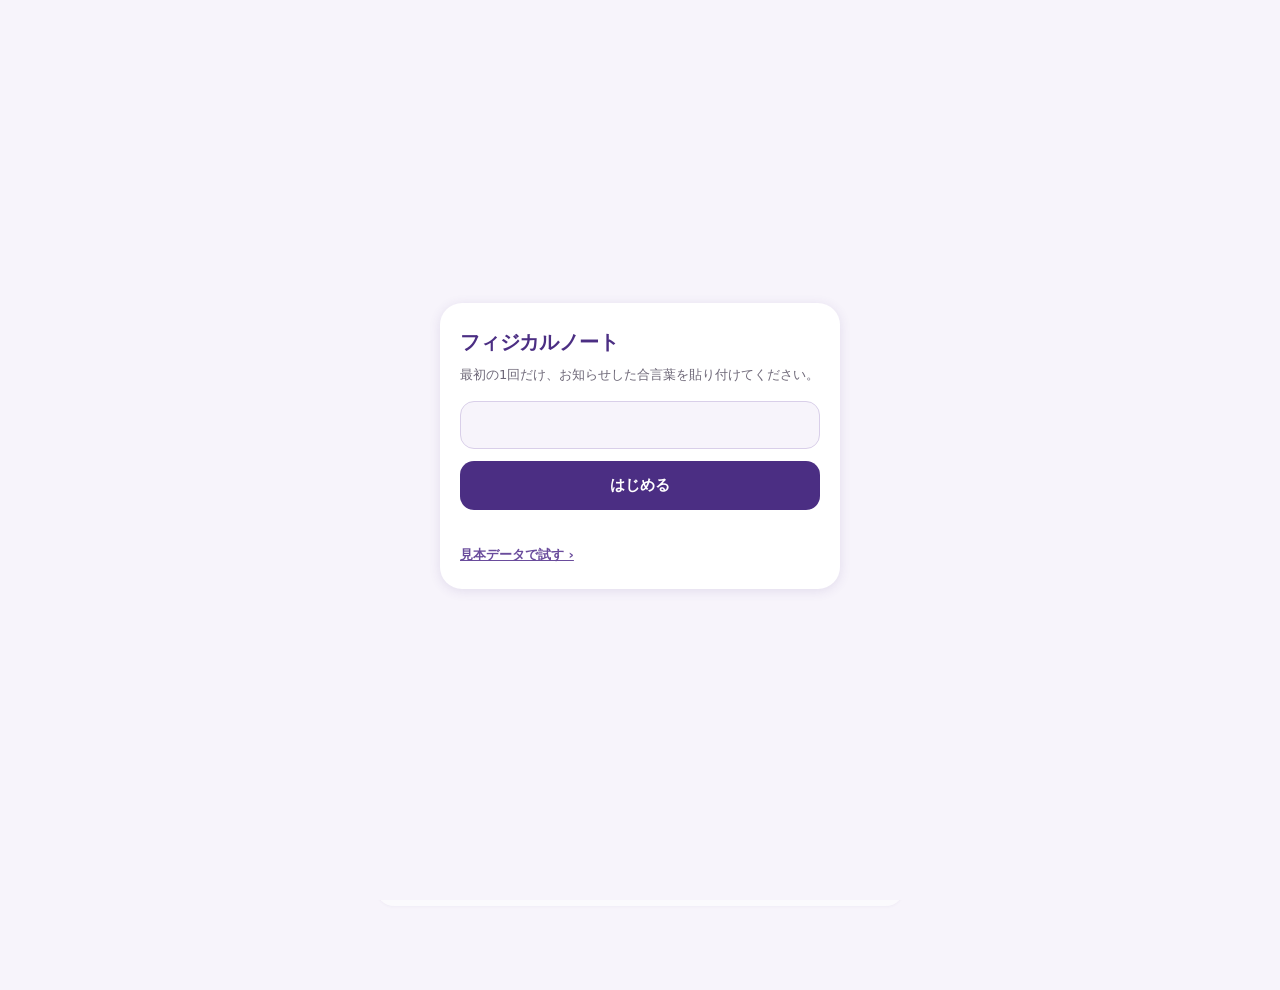
<file: index.html>
<!DOCTYPE html>
<html lang="ja">
<head>
<meta charset="utf-8">
<title>フィジカルノート</title>
<meta name="viewport" content="width=device-width, initial-scale=1, viewport-fit=cover">
<meta name="apple-mobile-web-app-capable" content="yes">
<meta name="mobile-web-app-capable" content="yes">
<meta name="apple-mobile-web-app-status-bar-style" content="black-translucent">
<meta name="apple-mobile-web-app-title" content="フィジカルノート">
<meta name="theme-color" content="#4b2e83">
<meta name="referrer" content="no-referrer">
<link rel="preconnect" href="https://script.google.com" crossorigin>
<link rel="preconnect" href="https://script.googleusercontent.com" crossorigin>
<link rel="apple-touch-icon" href="icon-180.png">
<link rel="icon" type="image/png" href="icon-180.png">
<style>
:root{
  --ink:#2a2238; --sub:#6e6878; --line:#f0ecf6; --bg:#f7f4fb; --card:#fff;
  --p900:#2e1b57; --p800:#4b2e83; --p600:#6a4c9c; --p400:#9a82c4; --p200:#e6dcf5; --p100:#eee8f7;
  --o700:#a3410a; --o500:#d55e00; --o100:#fdebdd; --b700:#0b4f80; --b100:#dcebf7; --y700:#7a5200; --y100:#fff3cf;
}
*{box-sizing:border-box;margin:0;padding:0;-webkit-tap-highlight-color:transparent}
html{-webkit-text-size-adjust:100%;background:var(--bg);overscroll-behavior-y:none}
body{background:var(--bg);color:var(--ink);font:15px/1.5 -apple-system,BlinkMacSystemFont,"Hiragino Sans","Hiragino Kaku Gothic ProN","Noto Sans JP","Yu Gothic UI",Meiryo,system-ui,sans-serif;padding-bottom:calc(78px + env(safe-area-inset-bottom))}
button{font:inherit;border:0;background:none;color:inherit;cursor:pointer;touch-action:manipulation;-webkit-user-select:none;user-select:none;transition:transform .1s ease-out,background-color .1s ease-out}
button:active{transform:scale(.96)}
button:disabled{opacity:.35;transform:none;cursor:default}
.num{font-variant-numeric:tabular-nums}
.wrap{max-width:560px;margin:0 auto}

/* ヘッダー */
.top{background:linear-gradient(135deg,var(--p800),var(--p600));color:#fff;padding:calc(10px + env(safe-area-inset-top)) 16px 14px;border-radius:0 0 22px 22px}
.trow{display:flex;justify-content:space-between;align-items:center;min-height:32px}
.trow .t{font-size:12.5px;font-weight:600;opacity:.88;letter-spacing:.04em}
.datebar{display:flex;align-items:center;justify-content:space-between;margin-top:2px}
.datebar .d,.mhead .m{font-size:22px;font-weight:700;line-height:1.2;letter-spacing:-.01em;font-feature-settings:"palt"}
.round{width:44px;height:44px;border-radius:50%;background:rgba(255,255,255,.16);font-size:22px;display:flex;align-items:center;justify-content:center;color:#fff}
.round:active{background:rgba(255,255,255,.34)}
.chips{display:flex;gap:8px;justify-content:center;margin-top:10px}
.chip{padding:8px 15px;border-radius:18px;font-size:13px;font-weight:700;letter-spacing:.01em;display:inline-flex;align-items:center;gap:6px}
.chip.w{background:#fff;color:var(--p800)}
.chip.w:active{background:var(--p200)}
.chip.g{background:rgba(255,255,255,.16);color:#fff}
.chip.g:active{background:rgba(255,255,255,.34)}
.week{position:relative;margin-top:12px}
.wsel{position:absolute;top:0;left:0;height:100%;border-radius:14px;background:#fff;will-change:transform;box-shadow:0 2px 8px rgba(46,27,87,.18)}
.wbtns{position:relative;display:flex;justify-content:space-between}
.wbtns button{width:13.5%;text-align:center;font-size:11px;padding:6px 0 5px;border-radius:14px;color:#fff;letter-spacing:.02em}
.wbtns button b{display:block;font-size:17px;line-height:1.25;margin-top:1px;letter-spacing:0}
.wbtns button.sel{color:var(--p800)}
.wbtns button.tdy:not(.sel) b{text-decoration:underline;text-underline-offset:3px}
.wbtns i{display:block;width:5px;height:5px;border-radius:50%;margin:3px auto 0}
.wbtns i.on{background:#ffb27a}
.wbtns .sel i.on{background:var(--o500)}
.mhead{display:flex;justify-content:space-between;align-items:center;margin-top:4px}
.mhead .ctl{display:flex;gap:8px}

/* 横スワイプでめくる領域 */
.pager{position:relative;overflow:hidden;touch-action:pan-y;padding-bottom:6px}
.pane{will-change:transform}
.ghost{position:absolute;top:0;left:0;width:100%;pointer-events:none}

/* カード */
.card{background:var(--card);border-radius:18px;margin:12px 16px 0;padding:14px 16px;box-shadow:0 1px 3px rgba(75,46,131,.08)}
.card h3{font-size:13px;color:var(--sub);margin-bottom:10px;display:flex;justify-content:space-between;align-items:center;font-weight:700;letter-spacing:.02em}
.card h3 .a{color:var(--p800);font-weight:700;padding:4px 0 4px 10px}
.kc{display:flex;align-items:center;gap:16px}
.pfc{flex:1;font-size:12.5px}
.pfc .l{display:flex;justify-content:space-between;margin-top:9px}
.pfc .l:first-child{margin-top:0}
.pfc .l b{color:var(--p800)}
.bar{height:8px;border-radius:4px;background:var(--p100);overflow:hidden;margin-top:4px}
.bar span{display:block;height:100%;width:0;background:var(--p600);border-radius:4px;transition:width .45s cubic-bezier(.2,.8,.2,1),background-color .2s}
.bar span.over{background:var(--o500)}
.pfc .rest{font-size:11.5px;color:var(--sub);text-align:right;margin-top:2px;min-height:1.4em}
.pfc .rest b{color:var(--p800);font-size:13px}
.pfc .rest.over,.pfc .rest.over b{color:var(--o700)}
.pfc .rest.done{color:var(--p600);font-weight:700}
.note{font-size:11.5px;color:var(--sub);margin-top:10px;letter-spacing:.01em}
.note:empty{display:none}
.wt{display:flex;gap:10px}
.wt div{flex:1;border-radius:14px;padding:10px 12px;font-size:12px;color:var(--sub)}
.wt div b{display:block;font-size:20px;line-height:1.25;color:var(--ink);margin-top:2px;letter-spacing:-.01em}
.am{background:var(--bg)} .pm{background:var(--o100)}
.item{display:flex;gap:10px;padding:10px 0;border-top:1px solid var(--line);font-size:13px;line-height:1.45;align-items:flex-start}
.item:first-child{border-top:none;padding-top:2px}
.item .body{flex:1;min-width:0;overflow-wrap:anywhere}
.item small{display:block;color:var(--sub);font-size:11.5px;margin-top:3px;letter-spacing:.01em}
.item .k{font-weight:700;color:var(--p800);white-space:nowrap}
.tag{flex:none;font-size:11px;font-weight:700;padding:3px 8px;border-radius:10px;background:var(--o100);color:var(--o700);letter-spacing:.02em}
.tag.p{background:var(--p200);color:var(--p800)} .tag.b{background:var(--b100);color:var(--b700)} .tag.y{background:var(--y100);color:var(--y700)}
.empty{color:var(--sub);font-size:13px;padding:4px 0}
.kv{display:flex;justify-content:space-between;padding:9px 0;border-top:1px solid var(--line);font-size:13px}
.kv:first-child{border-top:none;padding-top:2px}
.kv b{color:var(--p800)}
.loading .card{opacity:.55}

/* 下のナビ（半透明） */
.nav{position:fixed;left:0;right:0;bottom:0;z-index:20;display:flex;padding-bottom:env(safe-area-inset-bottom);background:rgba(255,255,255,.72);-webkit-backdrop-filter:blur(20px) saturate(180%);backdrop-filter:blur(20px) saturate(180%);box-shadow:0 -.5px 0 rgba(75,46,131,.22)}
.nav{justify-content:center}
.nav button{flex:1;max-width:187px;padding:8px 0 7px;font-size:11px;font-weight:600;color:var(--sub);letter-spacing:.02em}
.nav button:active{transform:scale(.92)}
.nav button svg{display:block;margin:0 auto 2px}
.nav button.on{color:var(--p800);font-weight:700}

/* 記録一覧のタブ */
.tabs{display:flex;flex-wrap:wrap;gap:7px;padding:12px 16px 0}
.tabs button{font-size:13px;padding:8px 13px;border-radius:18px;background:#fff;color:var(--p800);border:1px solid #d9cfe9;font-weight:700}
.tabs button:active{background:var(--p100)}
.tabs button.on{background:var(--p800);color:#fff;border-color:var(--p800)}
.sortbar{display:flex;justify-content:flex-end;padding:10px 16px 0}
.sortbar button{min-width:8.5em;text-align:center;font-size:13px;padding:7px 12px;border-radius:16px;background:#fff;color:var(--p800);border:1px solid #d9cfe9;font-weight:700}
.sortbar button:active{background:var(--p100)}
.sortbar button.off{visibility:hidden}

/* カレンダー（下から出るシート） */
.dim{position:fixed;inset:0;background:rgba(30,20,50,.38);z-index:30;opacity:0;pointer-events:none}
.dim.on{pointer-events:auto}
.sheet{position:fixed;left:0;right:0;bottom:-40px;max-width:560px;margin:0 auto;z-index:31;background:#fff;border-radius:24px 24px 0 0;padding:0 18px calc(58px + env(safe-area-inset-bottom));box-shadow:0 -8px 30px rgba(46,27,87,.18);transform:translate3d(0,120%,0);visibility:hidden;touch-action:none}
.grab{padding:8px 0 12px}
.grab i{display:block;width:40px;height:5px;border-radius:3px;background:#d9cfe9;margin:0 auto}
.srow{display:flex;justify-content:space-between;align-items:center}
.srow b{font-size:17px;letter-spacing:-.01em}
.srow .chip{background:var(--bg);color:var(--p800)}
.srow .chip:active{background:var(--p200)}
.months{display:flex;flex-wrap:wrap;gap:6px;margin:10px 0 8px}
.months button{font-size:12.5px;padding:6px 10px;border-radius:13px;background:var(--bg);color:var(--p800)}
.months button.on{background:var(--p600);color:#fff;font-weight:700}
#calBox{touch-action:none;padding-bottom:0}
.cal{width:100%;border-collapse:collapse;table-layout:fixed}
.cal th{font-size:11px;color:var(--sub);font-weight:500;padding:4px 0}
.cal td{text-align:center;padding:1px 0;height:48px;vertical-align:top}
.cal td button{width:44px;height:46px;border-radius:23px;font-size:15px;display:inline-flex;flex-direction:column;align-items:center;justify-content:center}
.cal td button span{width:36px;height:36px;line-height:36px;border-radius:50%;display:block}
.cal td.sel button span{background:var(--p600);color:#fff;font-weight:700}
.cal td.tdy:not(.sel) button span{box-shadow:inset 0 0 0 2px var(--o500);color:var(--o700);font-weight:700}
.cal td i{display:block;width:5px;height:5px;border-radius:50%;margin-top:1px}
.cal td i.on{background:var(--o500)}
.legend{font-size:11.5px;color:var(--sub);margin-top:4px}
.legend span{display:inline-block;width:6px;height:6px;border-radius:50%;background:var(--o500);vertical-align:middle;margin-right:4px}

/* 読み込み表示とエラー */
body::before{content:"";position:fixed;top:0;left:0;right:0;height:env(safe-area-inset-top);background:var(--p800);z-index:45}
/* 下に引っ張って更新：引っ張った分のすき間も紫で埋める */
body{overscroll-behavior-y:none;min-height:100vh}
.ptr{position:fixed;top:env(safe-area-inset-top);left:0;right:0;height:0;z-index:44;background:var(--p800);color:#fff;display:flex;align-items:center;justify-content:center;overflow:hidden;pointer-events:none}
.ptr svg{opacity:0}
.ptr.spin svg{opacity:1;animation:ptrspin .8s linear infinite}
@keyframes ptrspin{to{transform:rotate(360deg)}}
.load{position:fixed;top:env(safe-area-inset-top);left:0;right:0;height:3px;z-index:40;opacity:0;transition:opacity .2s;background:linear-gradient(90deg,transparent,var(--o500),transparent);background-size:200% 100%}
.load.on{opacity:1;animation:ld 1.1s linear infinite} /* 読み込み中だけ動かす（ずっと動かすと画面が重くなる） */
@keyframes ld{from{background-position:100% 0}to{background-position:-100% 0}}
.err{margin:12px 16px 0;padding:12px 14px;border-radius:14px;background:var(--o100);color:var(--o700);font-size:13px;display:none;align-items:center;gap:10px}
.err.on{display:flex}
.err span{flex:1}
.err button{flex:none;background:#fff;color:var(--o700);font-weight:700;padding:7px 12px;border-radius:14px}
svg text{font-family:inherit}
.legend2{display:flex;gap:14px;font-size:11.5px;color:var(--sub);margin-top:6px}
.legend2 span::before{content:"";display:inline-block;width:12px;height:3px;border-radius:2px;margin-right:4px;vertical-align:middle;background:var(--c)}
.hide{display:none!important}

@media (prefers-reduced-motion: reduce){
  button{transition:none} button:active{transform:none;opacity:.6}
  .bar span{transition:none} .load{animation:none;background:var(--o500);height:2px}
}
@media (prefers-reduced-transparency: reduce){
  .nav{background:#fff;-webkit-backdrop-filter:none;backdrop-filter:none}
}
@media (prefers-contrast: more){
  .nav{background:#fff;-webkit-backdrop-filter:none;backdrop-filter:none;box-shadow:0 -1px 0 var(--p800)}
  .card{box-shadow:none;border:1px solid #b5a8cc}
  :root{--sub:#4f4a58}
}
.keyp{position:fixed;inset:0;z-index:60;background:var(--bg);display:flex;align-items:center;justify-content:center;padding:calc(16px + env(safe-area-inset-top)) calc(16px + env(safe-area-inset-right)) calc(24px + env(safe-area-inset-bottom)) calc(16px + env(safe-area-inset-left))} /* 時刻やカメラの部分にかからないよう、上は画面のすき間の分だけ下げる */
.keyp[hidden]{display:none}
.keyc{width:100%;max-width:400px;background:var(--card);border-radius:22px;padding:24px 20px;box-shadow:0 2px 12px rgba(75,46,131,.12)}
.keyc h2{font-size:20px;color:var(--p800);letter-spacing:-.01em}
.keyc p{font-size:13px;color:var(--sub);margin-top:8px}
.keyc input{width:100%;margin-top:16px;font:16px/1.4 ui-monospace,SFMono-Regular,Menlo,monospace;padding:12px 14px;border-radius:14px;border:1px solid #d9cfe9;background:var(--bg);color:var(--ink)}
.keyc input:focus{outline:2px solid var(--p600);outline-offset:1px}
.keyc button{width:100%;margin-top:12px;padding:13px 0;border-radius:14px;background:var(--p800);color:#fff;font-weight:700;font-size:15px}
.keyc .kerr{color:var(--o700);min-height:1.5em}
.links{display:flex;gap:6px}
.links[hidden]{display:none}
.seth{font-size:14px;margin-top:18px}
.aipick{display:flex;gap:8px;margin-top:10px}
.keyc .aipick button{flex:1;width:auto;margin:0;padding:10px 0;min-height:44px;border-radius:12px;background:var(--bg);color:var(--p800);border:1px solid #d9cfe9;font-size:14px}
.keyc .aipick button[aria-checked="true"]{background:var(--p800);color:#fff;border-color:var(--p800)}
.sheetlink.gear{display:flex;align-items:center;padding:4px 7px}
.sheetlink{font-size:12px;font-weight:700;color:#fff;opacity:.9;text-decoration:none;padding:4px 10px;border-radius:999px;background:rgba(255,255,255,.16)}
.sheetlink[hidden]{display:none}
.gemc{max-height:100%;overflow-y:auto;-webkit-overflow-scrolling:touch}
.gemc ol{font-size:13px;color:var(--sub);margin:8px 0 0 1.3em}
.gemc li{margin-top:4px}
.gemc textarea{width:100%;height:30vh;margin-top:14px;font:12px/1.5 ui-monospace,SFMono-Regular,Menlo,monospace;padding:10px 12px;border-radius:14px;border:1px solid #d9cfe9;background:var(--bg);color:var(--ink);resize:vertical}
.gemc .sub{background:transparent;color:var(--p800);border:1px solid #d9cfe9}
/* 見る年の切り替え */
.tbtns{display:flex;gap:6px;align-items:center}
/* ボタンが4つ並ぶので、文字を折り返さず詰める。狭い画面では左の名前を省略する */
.trow .t{flex:1;min-width:0;overflow:hidden;text-overflow:ellipsis;white-space:nowrap}
.trow .links{gap:5px}
.trow .sheetlink{white-space:nowrap;padding:4px 9px}
.trow .sheetlink.gear{padding:4px 7px}
.keyc h3{font-size:14px;color:var(--ink);margin-top:20px;padding-top:14px;border-top:1px solid var(--line)}
.keyc .open{display:block;text-align:center;margin-top:14px;padding:13px 0;border-radius:14px;background:var(--p800);color:#fff;font-weight:700;font-size:15px;text-decoration:none}
.keyc .yrs{display:flex;flex-wrap:wrap;gap:8px;margin-top:14px}
.keyc .yrs button{width:auto;margin:0;padding:8px 14px;border-radius:18px;font-size:13px;background:var(--bg);color:var(--p800);border:1px solid #d9cfe9}
.keyc .yrs button.on{background:var(--p800);color:#fff;border-color:var(--p800)}
.keyc .sub{background:transparent;color:var(--p800);border:1px solid #d9cfe9}
.ybar{margin:12px 16px 0;padding:12px 14px;border-radius:14px;background:var(--p100);color:var(--p800);font-size:13px;display:flex;align-items:center;gap:10px}
.ybar[hidden]{display:none}
.ybar span{flex:1}
.ybar button{flex:none;background:#fff;color:var(--p800);font-weight:700;padding:7px 12px;border-radius:14px}
.demo-bar{position:sticky;top:0;z-index:44;background:var(--o100);color:var(--o700);font-size:12px;font-weight:700;text-align:center;padding:calc(6px + env(safe-area-inset-top)) 12px 6px}
.demo-bar[hidden]{display:none}
/* iPhoneのホーム画面アプリで固定した部品がずれるのを打ち消す（--gap・--topは画面とのずれをJSで測った値） */
.nav{bottom:calc(0px - var(--gap,0px))}
.sheet{bottom:calc(-40px - var(--gap,0px))}
.dim,.keyp{top:var(--top,0px);bottom:calc(0px - var(--gap,0px))}
body::before{top:var(--top,0px)}
.ptr,.load{top:calc(env(safe-area-inset-top) + var(--top,0px))}
</style>
<link rel="stylesheet" href="./training-entry/module/training-entry-Dc3kB_Lo.css" />
</head>
<body>
<script>
// iPhoneのホーム画面アプリでは、中身が短い画面や、キーボードを閉じたあと（iOS 26の不具合）などに、
// 下に固定したタブバーやシート・上の紫の帯が本来の位置からずれることがある。
// 中身の高さを常に画面いっぱい以上にしたうえで、残るずれを毎回測って打ち消す（--gap：下側、--top：上側）
(function(){
  if(!(navigator.standalone||matchMedia('(display-mode: standalone)').matches))return;
  const vv=window.visualViewport,root=document.documentElement;
  const probe=document.createElement('div');
  probe.style.cssText='position:fixed;top:0;bottom:0;left:0;width:0;visibility:hidden;pointer-events:none';
  document.body.appendChild(probe);
  const typing=()=>{const a=document.activeElement;return !!a&&(a.tagName==='INPUT'||a.tagName==='TEXTAREA');};
  let raf=0;const last={top:0,gap:0};
  const fit=()=>{
    raf=0;
    const land=matchMedia('(orientation: landscape)').matches;
    const h=land?Math.min(screen.width,screen.height):Math.max(screen.width,screen.height);
    document.body.style.minHeight=Math.max(innerHeight,h)+'px';
    let top=0,gap=0;
    // 入力中（キーボード表示中）は動かさない
    if(!typing()){
      const r=probe.getBoundingClientRect(),d=vv?vv.offsetTop:0;
      // 固定部品の基準枠が画面に対して上にずれた分（d）と、下端が画面の下端に届かない分を足して下げる
      top=Math.round(d-r.top);
      gap=Math.round(h-(r.bottom-d));
      if(top<0||top>h/2)top=0;
      if(gap<0||gap>h/2)gap=0;
    }
    // 変わったときだけ書き換える（スクロール中に毎回全体を描き直さないように）
    if(top!==last.top)root.style.setProperty('--top',top+'px');
    if(gap!==last.gap)root.style.setProperty('--gap',gap+'px');
    last.top=top;last.gap=gap;
  };
  const later=()=>{if(!raf)raf=requestAnimationFrame(fit);};
  // キーボードを閉じたあと、少しスクロールを揺らして表示位置を計算し直させる
  const nudge=()=>{
    const y=scrollY;
    if(y>0){scrollTo(scrollX,y-1);scrollTo(scrollX,y);}else{scrollTo(scrollX,1);scrollTo(scrollX,0);}
    fit();
  };
  fit();
  addEventListener('resize',later);addEventListener('scroll',later,{passive:true});addEventListener('pageshow',later);
  addEventListener('orientationchange',()=>setTimeout(fit,300));
  document.addEventListener('visibilitychange',later);
  document.addEventListener('focusout',e=>{
    if(e.target.tagName!=='INPUT'&&e.target.tagName!=='TEXTAREA')return;
    setTimeout(nudge,120);setTimeout(nudge,450);
  });
  if(vv){vv.addEventListener('resize',later);vv.addEventListener('scroll',later);}
  if(window.ResizeObserver)new ResizeObserver(later).observe(document.body);
})();
</script>
<div class="load" id="load"></div>
<div class="ptr" id="ptr" aria-hidden="true"><svg width="22" height="22" viewBox="0 0 24 24" fill="none" stroke="currentColor" stroke-width="2.4" stroke-linecap="round" stroke-linejoin="round"><path d="M20 11a8 8 0 1 0-2.3 5.7"/><path d="M20 4v7h-7"/></svg></div>
<div class="demo-bar" id="demoBar" hidden>見本データで表示しています（実際の記録ではありません）</div>
<div class="keyp" id="keyPanel" hidden>
  <form class="keyc" id="keyForm" autocomplete="off">
    <h2>フィジカルノート</h2>
    <p>最初の1回だけ、お知らせした合言葉を貼り付けてください。</p>
    <input id="keyIn" type="text" inputmode="text" autocapitalize="off" autocorrect="off" spellcheck="false" aria-label="合言葉">
    <button type="submit">はじめる</button>
    <p class="kerr" id="keyErr"></p>
    <p><a href="demo.html" style="color:var(--p600);font-weight:700">見本データで試す ›</a></p>
  </form>
</div>
<div class="keyp" id="gptPanel" hidden>
  <div class="keyc gemc">
    <h2>ChatGPT用の指示文</h2>
    <p>ChatGPTの「フィジカルノート」プロジェクトに入れている指示文です。書き直したいときや入れ直すときに使います。</p>
    <ol>
      <li>下の「コピー」を押す</li>
      <li>ChatGPTアプリで「フィジカルノート」プロジェクトを開き、右上の「…」から「指示」を開く</li>
      <li>中身を入れ替えて保存</li>
    </ol>
    <textarea id="gptText" readonly aria-label="ChatGPT用の指示文"></textarea>
    <button type="button" id="gptCopy">コピー</button>
    <button type="button" class="sub" id="gptClose">閉じる</button>
    <p class="kerr" id="gptErr"></p>
  </div>
</div>
<div class="keyp" id="yearPanel" hidden>
  <div class="keyc gemc">
    <h2>記録シート</h2>
    <a class="open" id="sheetOpen" target="_blank" rel="noopener">記録シートを開く</a>
    <h3>見る年</h3>
    <p>記録は1年に1つのファイルです。アプリがふだん読むのは今年のファイルだけで、前の年は選んだときだけ読み込みます。</p>
    <div class="yrs" id="yearList"></div>
    <p>新しい年のファイル（「フィジカルノート｜2027」または「栄養・増量管理 2027年」）ができると、ここに自動で加わります。</p>
    <button type="button" class="sub" id="yearClose">閉じる</button>
  </div>
</div>
<div class="keyp" id="setPanel" hidden>
  <div class="keyc gemc">
    <h2>設定</h2>
    <h3 class="seth">連携するAI</h3>
    <p>上のボタンで開くAIを選びます。ボタンの名前も変わります。</p>
    <div class="aipick" id="aiPick" role="radiogroup" aria-label="連携するAI"><button type="button" role="radio" data-ai="gemini">Gemini</button><button type="button" role="radio" data-ai="chatgpt">ChatGPT</button><button type="button" role="radio" data-ai="muse">Muse</button></div>
    <h3 class="seth">開くチャット（なくても大丈夫）</h3>
    <p>いつも使うチャットのリンクを貼り付けると、ボタンでそのチャットが開きます。リンクを貼ると、どのAIのものかを見て、上の選択も自動で変わります。空欄なら、ChatGPT は「フィジカルノート」プロジェクト、ほかは選んだAIのアプリが開きます。</p>
    <input id="setGpt" type="url" inputmode="url" autocapitalize="off" autocorrect="off" spellcheck="false" placeholder="https://…" aria-label="チャットのリンク">
    <button type="button" id="setSave">保存</button>
    <button type="button" class="sub" id="setClose">閉じる</button>
    <p class="kerr" id="setErr"></p>
  </div>
</div>
<div class="wrap">

<!-- 日ごと -->
<section id="v-day">
  <div class="top">
    <div class="trow"><span class="t">フィジカルノート</span><span class="tbtns"><span class="links" id="gptLinks"><a class="sheetlink" id="gptOpen" rel="noopener">ChatGPT</a><button class="sheetlink" id="gptLink">指示文</button><button class="sheetlink" id="yearPick">記録シート</button><button class="sheetlink gear" id="setLink" aria-label="設定"><svg width="15" height="15" viewBox="0 0 24 24" fill="none" stroke="currentColor" stroke-width="2.2" stroke-linecap="round" stroke-linejoin="round" aria-hidden="true"><circle cx="12" cy="12" r="3"/><path d="M19.4 15a1.7 1.7 0 0 0 .3 1.8l.1.1a2 2 0 1 1-2.8 2.8l-.1-.1a1.7 1.7 0 0 0-1.8-.3 1.7 1.7 0 0 0-1 1.5V21a2 2 0 1 1-4 0v-.1a1.7 1.7 0 0 0-1.1-1.5 1.7 1.7 0 0 0-1.8.3l-.1.1a2 2 0 1 1-2.8-2.8l.1-.1a1.7 1.7 0 0 0 .3-1.8 1.7 1.7 0 0 0-1.5-1H3a2 2 0 1 1 0-4h.1a1.7 1.7 0 0 0 1.5-1.1 1.7 1.7 0 0 0-.3-1.8l-.1-.1a2 2 0 1 1 2.8-2.8l.1.1a1.7 1.7 0 0 0 1.8.3H9a1.7 1.7 0 0 0 1-1.5V3a2 2 0 1 1 4 0v.1a1.7 1.7 0 0 0 1 1.5 1.7 1.7 0 0 0 1.8-.3l.1-.1a2 2 0 1 1 2.8 2.8l-.1.1a1.7 1.7 0 0 0-.3 1.8V9a1.7 1.7 0 0 0 1.5 1H21a2 2 0 1 1 0 4h-.1a1.7 1.7 0 0 0-1.5 1z"/></svg></button></span></span></div>
    <div class="datebar">
      <button class="round" id="prevDay" aria-label="前の日">‹</button>
      <div class="d num" id="dayTitle">—</div>
      <button class="round" id="nextDay" aria-label="次の日">›</button>
    </div>
    <div class="chips">
      <button class="chip w" id="openCal"><svg width="15" height="15" viewBox="0 0 24 24" fill="none" stroke="currentColor" stroke-width="2.2" stroke-linecap="round" stroke-linejoin="round" aria-hidden="true"><rect x="3" y="4.5" width="18" height="16.5" rx="3"/><path d="M3 9.5h18M8 2.5v4M16 2.5v4"/></svg>カレンダー</button>
      <button class="chip g" id="goToday">今日へ</button>
    </div>
    <div class="week"><span class="wsel" id="wsel"></span><div class="wbtns" id="week"></div></div>
  </div>
  <div class="err" id="err"><span id="errText"></span><button data-act="refresh">再読み込み</button></div>
  <div class="ybar" id="yearBar" hidden><span id="yearText"></span><button id="yearBack">今年に戻る</button></div>
  <div class="pager" id="dayBox"><div class="pane" id="dayPane">
    <div class="card">
      <h3><span>栄養</span><span class="num" id="kcalGoal"></span></h3>
      <div class="kc">
        <svg width="108" height="108" viewBox="0 0 108 108" aria-hidden="true">
          <circle cx="54" cy="54" r="46" fill="none" stroke="#eee8f7" stroke-width="11"/>
          <circle id="ringArc" cx="54" cy="54" r="46" fill="none" stroke="#6a4c9c" stroke-width="11" stroke-linecap="round" stroke-dasharray="0 400" transform="rotate(-90 54 54)" style="opacity:0"/>
          <text id="ringNum" class="num" x="54" y="52" text-anchor="middle" font-size="20" font-weight="700" fill="#2a2238">—</text>
          <text id="ringSub" x="54" y="70" text-anchor="middle" font-size="11" fill="#6e6878">kcal</text>
        </svg>
        <div class="pfc" id="pfc"></div>
      </div>
      <div class="note" id="nutNote"></div>
    </div>
    <div class="card">
      <h3><span>体重</span><span class="num" id="wGoal"></span></h3>
      <div class="wt"><div class="am">朝<b class="num" id="wAm">—</b></div><div class="pm">夜<b class="num" id="wPm">—</b></div></div>
    </div>
    <div class="card">
      <h3><span>トレーニング</span></h3>
      <div id="train"></div>
      <div id="trainEntrySlot"></div>
    </div>
    <div class="card">
      <h3><span id="mealTitle">食事</span><button class="a" id="toList">一覧で見る ›</button></h3>
      <div id="meals"></div>
    </div>
  </div></div>
</section>

<!-- 記録一覧 -->
<section id="v-list" class="hide">
  <div class="top">
    <div class="trow"><span class="t">記録一覧</span></div>
    <div class="mhead"><div class="m num" id="listMonth">—</div>
      <div class="ctl"><button class="round" id="lPrev" aria-label="前の月">‹</button><button class="round" id="lNext" aria-label="次の月">›</button></div></div>
  </div>
  <div class="tabs" id="tabs"></div>
  <div class="sortbar"><button id="sortBtn" data-sort="1" aria-label="並び順を切り替える"></button></div>
  <div class="pager" id="listBox"><div class="pane" id="listBody"></div></div>
</section>

<!-- グラフ -->
<section id="v-graph" class="hide">
  <div class="top">
    <div class="trow"><span class="t">グラフ</span></div>
    <div class="mhead"><div class="m num" id="gMonth">—</div>
      <div class="ctl"><button class="round" id="gPrev" aria-label="前の月">‹</button><button class="round" id="gNext" aria-label="次の月">›</button></div></div>
  </div>
  <div class="pager" id="graphBox"><div class="pane" id="graphPane">
    <div class="card"><h3><span>体重の推移</span><span class="num" id="gW"></span></h3><div id="chartW"></div>
      <div class="legend2"><span style="--c:#6a4c9c">朝</span><span style="--c:#d55e00">夜</span><span style="--c:#9a82c4">目標</span></div></div>
    <div class="card"><h3><span>カロリー</span><span class="num" id="gK"></span></h3><div id="chartK"></div>
      <div class="legend2"><span style="--c:#9a82c4">摂取</span><span style="--c:#d55e00">目標</span></div></div>
    <div class="card"><h3><span>この月の平均（記録がある日）</span><span class="num" id="gN"></span></h3><div id="gAvg"></div></div>
  </div></div>
</section>
</div>

<nav class="nav">
  <button data-v="day" class="on"><svg width="22" height="22" viewBox="0 0 24 24" fill="none" stroke="currentColor" stroke-width="2"><rect x="3" y="4" width="18" height="17" rx="3"/><path d="M3 9h18M8 2v4M16 2v4"/></svg>今日</button>
  <button data-v="list"><svg width="22" height="22" viewBox="0 0 24 24" fill="none" stroke="currentColor" stroke-width="2"><path d="M8 6h13M8 12h13M8 18h13"/><circle cx="3.5" cy="6" r="1.2"/><circle cx="3.5" cy="12" r="1.2"/><circle cx="3.5" cy="18" r="1.2"/></svg>記録一覧</button>
  <button data-v="graph"><svg width="22" height="22" viewBox="0 0 24 24" fill="none" stroke="currentColor" stroke-width="2"><path d="M3 20h18"/><path d="M5 16l5-6 4 3 6-8"/></svg>グラフ</button>
</nav>

<div class="dim" id="dim"></div>
<div class="sheet" id="calSheet" role="dialog" aria-label="日付を選ぶ">
  <div class="grab"><i></i></div>
  <div class="srow"><b>日付を選ぶ</b><button class="chip" id="calToday">今日</button></div>
  <div class="months" id="calMonths"></div>
  <div class="pager" id="calBox"><div class="pane" id="calPane"><table class="cal" id="cal"></table></div></div>
  <div class="legend"><span></span>記録がある日　<b style="color:var(--o700)">◯</b> 今日</div>
</div>

<script>
// 記録はスプレッドシートの読み取り口（Apps Script）から、合言葉付きで読み込む
const API='https://script.google.com/macros/s/AKfycbwfmPdv0J-nYvJW5dZbTi5FD_eMk__3YrYoypYoy03asBcugknrquWIVZD4bNkuiis/exec';
const LS_KEY='physicalnote.key';
function appKey(){
  const m=location.hash.match(/[#&]k=([^&]+)/);
  if(m){const k=decodeURIComponent(m[1]);try{localStorage.setItem(LS_KEY,k);}catch(_){}return k;}
  try{return localStorage.getItem(LS_KEY)||'';}catch(_){return '';}
}
function askKey(msg){
  const p=document.getElementById('keyPanel');
  document.getElementById('keyErr').textContent=msg||'';
  p.hidden=false;
}
document.getElementById('keyForm').addEventListener('submit',e=>{
  e.preventDefault();
  const k=document.getElementById('keyIn').value.trim();if(!k)return;
  try{localStorage.setItem(LS_KEY,k);}catch(_){}
  if(/[#&]k=/.test(location.hash))history.replaceState(null,'',location.pathname+location.search);
  document.getElementById('keyPanel').hidden=true;
  refresh();
});
// ?demo で開くと、記録の代わりに架空の見本データで動く（友達に見せる用）
const DEMO=/[?&]demo\b/.test(location.search);
function demoMonth(ym){
  let seed=0;for(const ch of ym)seed=(seed*31+ch.charCodeAt(0))>>>0;
  const rnd=()=>{seed=(seed*1664525+1013904223)>>>0;return seed/4294967296;};
  const now=new Date(),pad2=n=>('0'+n).slice(-2);
  const today=now.getFullYear()+'-'+pad2(now.getMonth()+1)+'-'+pad2(now.getDate());
  const n=new Date(Date.UTC(+ym.slice(0,4),+ym.slice(5,7),0)).getUTCDate();
  const settings={kcal:2600,p:140,f:70,c:350,weight:68};
  const menu=[['朝食','オートミール・ヨーグルト・バナナ',520,28,12,78],['昼食','鶏むね肉の定食',760,48,18,96],['トレーニング後','プロテイン1杯',130,25,2,4],['夕食','鮭の塩焼き・ご飯・味噌汁',690,38,20,84],['間食','ミックスナッツ30g',180,5,16,6]];
  const parts=['胸','背中','脚','肩','腕'];
  const meals=[],weights=[],training=[],body=[],days=[];
  let w=70.4-(+ym.slice(5,7))*0.15;
  for(let d=1;d<=n;d++){
    const k=ym+'-'+pad2(d);
    if(k>today){days.push({date:k,am:null,pm:null,kcal:null,p:null,f:null,c:null,meals:0,done:false,training:'',minutes:null,sets:null});continue;}
    const ms=menu.filter(()=>rnd()>0.15);
    ms.forEach((m,i)=>meals.push({id:k+'-'+i,date:k,time:'',kind:m[0],content:m[1],kcal:Math.round(m[2]*(0.9+rnd()*0.25)),p:m[3],f:m[4],c:m[5],status:'推定'}));
    w+=(rnd()-0.55)*0.3;const am=Math.round(w*10)/10,pm=Math.round((w+0.6+rnd()*0.3)*10)/10;
    weights.push({date:k,when:'朝',kg:am,note:''});if(rnd()>0.3)weights.push({date:k,when:'夜',kg:pm,note:''});
    const dow=new Date(Date.UTC(+ym.slice(0,4),+ym.slice(5,7)-1,d)).getUTCDay();
    let tr='';
    if(dow!==0&&dow!==3){const part=parts[(d+dow)%parts.length],sets=12+Math.floor(rnd()*10),min=60+Math.floor(rnd()*4)*15;
      training.push({date:k,kind:'筋トレ',part,minutes:min,memo:'',sets,detail:part+sets+'セット'});tr=part;}
    if(dow===1)body.push({monday:k,measured:k,weight:am,fat:Math.round((15+rnd()*2)*10)/10,muscle:Math.round((54+rnd())*10)/10,status:'測定済み'});
    const sum=f=>meals.filter(m=>m.date===k).reduce((a,m)=>a+m[f],0);
    days.push({date:k,am,pm:weights.some(x=>x.date===k&&x.when==='夜')?pm:null,kcal:sum('kcal'),p:sum('p'),f:sum('f'),c:sum('c'),meals:ms.length,done:k<today,training:tr,minutes:null,sets:null});
  }
  const recipes=[{name:'鶏むね肉のトマト煮',ver:2,kcal:420,p:42,f:9,c:38,servings:4,status:'確定'},{name:'プロテインオーツ',ver:1,kcal:380,p:30,f:8,c:48,servings:1,status:'確定'}];
  return {ym,today,settings,meals,weights,training,body,days,recipes};
}
async function apiLoad(ym){
  if(DEMO){const d=demoMonth(ym);return {d,text:JSON.stringify(d)};}
  const k=appKey();
  if(!k){askKey();throw new Error('合言葉が未設定です');}
  const res=await fetch(API+'?k='+encodeURIComponent(k)+'&ym='+encodeURIComponent(ym),{cache:'no-store'});
  if(!res.ok)throw new Error('通信エラー（'+res.status+'）');
  const text=await res.text(),d=JSON.parse(text);
  if(d&&d.error){
    if(d.error==='unauthorized'){askKey('合言葉が違うようです。もう一度貼り付けてください。');throw new Error('合言葉が違います');}
    if(d.error==='no_file')throw new Error(ym.slice(0,4)+'年の記録ファイルが見つかりません');
    throw new Error(d.error);
  }
  return {d,text};
}
if(DEMO)document.getElementById('demoBar').hidden=false;

// 連携するAI（Gemini・ChatGPT・Muse）へ飛ぶボタン。ボタンの名前と、押したときに開く先が変わる
// ChatGPT はふだん「フィジカルノート」プロジェクトを開く。指示文（chatgpt.txt）は下の「指示文」から
// https のリンクは、iPhone にそのAIのアプリが入っていればアプリで開く
// Muse は muse.ai のトップではアプリが開かないので、アプリが受け取る /chat を開く
const CHATGPT_URL='https://chatgpt.com/g/g-p-6adacd56cec48191952dcab46fca562a';
const LS_GPTURL='physicalnote.gpturl',LS_AI='physicalnote.ai';
const AIS={
  gemini:{name:'Gemini',home:'https://gemini.google.com/app',re:/^https:\/\/(gemini\.google\.com|g\.co\/gemini)\//,pkg:'com.google.android.apps.bard',scheme:'googlegemini://'},
  chatgpt:{name:'ChatGPT',home:CHATGPT_URL,re:/^https:\/\/(chatgpt\.com|chat\.openai\.com)\//,pkg:'com.openai.chatgpt'},
  muse:{name:'Muse',home:'https://muse.ai/chat',re:/^https:\/\/([a-z0-9-]+\.)*muse\.ai\//},
};
function aiOf(u){for(const k in AIS)if(AIS[k].re.test(u))return k;return '';}
function aiLink(){try{const u=localStorage.getItem(LS_GPTURL)||'';return aiOf(u)?u:'';}catch(_){return '';}}
function aiKey(){const l=aiLink();if(l)return aiOf(l);let k='';try{k=localStorage.getItem(LS_AI)||'';}catch(_){}return AIS[k]?k:'chatgpt';}
function paintAi(){const a=document.getElementById('gptOpen'),k=aiKey();a.textContent=AIS[k].name;a.href=aiLink()||AIS[k].home;}
paintAi();
document.getElementById('gptOpen').addEventListener('click',e=>{
  e.preventDefault();
  const ai=AIS[aiKey()],chat=aiLink(),url=chat||ai.home,ua=navigator.userAgent;
  // Android はAIのアプリで開き、入っていなければブラウザで開く
  if(/Android/i.test(ua)){location.href=ai.pkg?'intent://'+url.replace(/^https:\/\//,'')+'#Intent;scheme=https;package='+ai.pkg+';S.browser_fallback_url='+encodeURIComponent(url)+';end':url;return;}
  if(/iPhone|iPad|iPod/i.test(ua)||(/Macintosh/.test(ua)&&navigator.maxTouchPoints>1)){
    if(chat||!ai.scheme){location.href=url;return;}
    // Gemini はアプリを直接開く。入っていなくて画面が残ったままなら、ウェブ版へ
    let gone=false;const off=()=>{if(document.hidden)gone=true;};
    document.addEventListener('visibilitychange',off);
    setTimeout(()=>{document.removeEventListener('visibilitychange',off);if(!gone&&!document.hidden)location.href=url;},1500);
    location.href=ai.scheme;return;
  }
  window.open(url,'_blank','noopener');
});
// 設定
let setAi='chatgpt';
function pickAi(k){setAi=k;document.querySelectorAll('#aiPick button').forEach(b=>b.setAttribute('aria-checked',b.dataset.ai===k?'true':'false'));}
document.getElementById('setLink').addEventListener('click',()=>{document.getElementById('setGpt').value=aiLink();pickAi(aiKey());document.getElementById('setErr').textContent='';document.getElementById('setPanel').hidden=false;});
document.getElementById('aiPick').addEventListener('click',e=>{
  const b=e.target.closest('button[data-ai]');if(!b)return;
  // 別のAIを選んだら、ほかのAIのリンクは外す
  const inp=document.getElementById('setGpt'),k=aiOf(inp.value.trim());
  if(k&&k!==b.dataset.ai)inp.value='';
  pickAi(b.dataset.ai);document.getElementById('setErr').textContent='';
});
document.getElementById('setGpt').addEventListener('input',e=>{
  document.getElementById('setErr').textContent='';
  const k=aiOf(e.target.value.trim());if(k)pickAi(k);
});
document.getElementById('setClose').addEventListener('click',()=>{document.getElementById('setPanel').hidden=true;});
document.getElementById('setSave').addEventListener('click',()=>{
  const v=document.getElementById('setGpt').value.trim(),err=document.getElementById('setErr');
  if(v&&!aiOf(v)){err.textContent='Gemini・ChatGPT・Muse のチャットのリンク（https:// で始まるもの）を貼り付けてください';return;}
  const k=v?aiOf(v):setAi;
  try{localStorage.setItem(LS_AI,k);v?localStorage.setItem(LS_GPTURL,v):localStorage.removeItem(LS_GPTURL);}catch(_){}
  paintAi();document.getElementById('setPanel').hidden=true;
});
if(DEMO)document.getElementById('gptLinks').hidden=true;
document.getElementById('gptLink').addEventListener('click',async()=>{
  const box=document.getElementById('gptPanel'),ta=document.getElementById('gptText'),err=document.getElementById('gptErr');
  err.textContent='';box.hidden=false;
  try{
    if(!ta.value){const r=await fetch('chatgpt.txt',{cache:'no-cache'});if(!r.ok)throw 0;ta.value=await r.text();}
  }catch(_){err.textContent='指示文を読み込めませんでした。通信を確認してもう一度開いてください';}
});
document.getElementById('gptClose').addEventListener('click',()=>{document.getElementById('gptPanel').hidden=true;});
document.getElementById('gptCopy').addEventListener('click',async()=>{
  const ta=document.getElementById('gptText'),b=document.getElementById('gptCopy');if(!ta.value)return;
  try{await navigator.clipboard.writeText(ta.value);}catch(_){ta.select();document.execCommand('copy');}
  b.textContent='コピーしました';setTimeout(()=>{b.textContent='コピー';},2000);
});
['touchstart','touchmove','touchend'].forEach(t=>['gptPanel','setPanel'].forEach(id=>document.getElementById(id).addEventListener(t,e=>e.stopPropagation(),{passive:true})));

const TYPES=['選択日の食事','日別まとめ','食事','朝夜体重','月曜体組成','レシピ','トレーニング'];
const WD='日月火水木金土';
const LS_OLD='physicalnote.month'; // 以前の保存形式（今月だけ）
const LSM=DEMO?null:'physicalnote.months'; // 読み込んだ月をすべて保存しておき、次に開いたときすぐ出す
const LSORT='physicalnote.sort';
const S={view:'day',date:null,today:null,year:null,listYm:null,graphYm:null,calYm:null,type:'選択日の食事',desc:true,
  cache:{},raw:{},at:{},pending:{},jobs:{},failed:{},loading:0,lastFetch:0,touched:false,weekStart:null,suppressUntil:0};
const $=id=>document.getElementById(id);
const RM=matchMedia('(prefers-reduced-motion: reduce)');
const fmt=n=>n==null?'—':Math.round(n).toLocaleString('ja-JP');
const fmt1=n=>n==null?'—':(Math.round(n*10)/10).toFixed(1);
const esc=s=>String(s==null?'':s).replace(/[&<>"]/g,c=>({'&':'&amp;','<':'&lt;','>':'&gt;','"':'&quot;'}[c]));
const pad=n=>('0'+n).slice(-2);
const keyOf=d=>d.getUTCFullYear()+'-'+pad(d.getUTCMonth()+1)+'-'+pad(d.getUTCDate());
const parse=k=>{const [y,m,d]=k.split('-').map(Number);return new Date(Date.UTC(y,m-1,d));};
const addDays=(k,n)=>{const d=parse(k);d.setUTCDate(d.getUTCDate()+n);return keyOf(d);};
const ymOf=k=>k.slice(0,7);
const addMonth=(ym,n)=>{const d=new Date(Date.UTC(+ym.slice(0,4),+ym.slice(5,7)-1+n,1));return d.getUTCFullYear()+'-'+pad(d.getUTCMonth()+1);};
const ymLabel=ym=>{const [y,m]=ym.split('-').map(Number);return y+'年'+m+'月';};
const dayLabel=k=>{const d=parse(k);return (d.getUTCMonth()+1)+'月'+d.getUTCDate()+'日（'+WD[d.getUTCDay()]+'）';};
const inYear=ym=>Number(ym.slice(0,4))===S.year;
const clampDate=k=>{const a=S.year+'-01-01',b=S.year+'-12-31';return k<a?a:k>b?b:k;};
const kindTag=k=>/朝|昼|夕|夜|間食|食/.test(k)?'':'p';
const fmtH=m=>{const h=m/60;return (Number.isInteger(h)?h:h.toFixed(1))+'時間';};

// ---------- 動き：ばね（途中でつかめる・指の速さを引き継ぐ） ----------
function Spring(apply){
  let x=0,v=0,tg=0,k=0,c=0,raf=0,last=0,cb=null;
  const tick=now=>{
    const dt=Math.min((now-last)/1000,1/30);last=now;
    for(let t=0;t<dt;t+=1/240){const h=Math.min(1/240,dt-t);const a=-k*(x-tg)-c*v;v+=a*h;x+=v*h;}
    if(Math.abs(x-tg)<.4&&Math.abs(v)<8){x=tg;v=0;raf=0;apply(x);const f=cb;cb=null;f&&f();return;}
    apply(x);raf=requestAnimationFrame(tick);
  };
  return {
    get x(){return x;},
    stop(){if(raf)cancelAnimationFrame(raf);raf=0;cb=null;},
    set(val){this.stop();x=val;v=0;apply(x);},
    to(target,o,done){
      o=o||{};tg=target;if(o.velocity!=null)v=o.velocity;cb=done||null;
      const r=o.response||.35,z=o.damping==null?1:o.damping;
      k=Math.pow(2*Math.PI/r,2);c=4*Math.PI*z/r;
      if(RM.matches||(Math.abs(x-tg)<.4&&Math.abs(v)<8)){this.stop();x=tg;v=0;apply(x);done&&done();return;}
      if(!raf){last=performance.now();raf=requestAnimationFrame(tick);}
    }
  };
}
const project=(v,d=.998)=>(v/1000)*d/(1-d);
const rubber=(o,dim,c=.55)=>(o*dim*c)/(dim+c*Math.abs(o));
const fade=el=>el.animate&&el.animate([{opacity:.3},{opacity:1}],{duration:180,easing:'ease-out'});

// 指の動きを追う（少し動いてから縦か横かを決める。斜めでも横寄りなら横として扱う）
const isX=(dx,dy)=>Math.abs(dx)>Math.abs(dy)*.7;
function gesture(el,o){
  let id=null,x0=0,y0=0,lock=null,h=[],t0=null,tLock=null;
  // iPhoneは斜めに動くとすぐ縦スクロールを始めるので、横と決めたら先に縦スクロールを止める
  el.addEventListener('touchstart',e=>{tLock=null;t0=e.touches.length===1?[e.touches[0].clientX,e.touches[0].clientY,e]:null;},{passive:true});
  el.addEventListener('touchmove',e=>{
    if(!t0)return;
    if(!tLock){
      const dx=e.touches[0].clientX-t0[0],dy=e.touches[0].clientY-t0[1];if(Math.hypot(dx,dy)<5)return;
      tLock=isX(dx,dy)&&o.axes(t0[2]).includes('x')?'x':'y';
    }
    if(tLock==='x'&&e.cancelable)e.preventDefault();
  },{passive:false});
  el.addEventListener('pointerdown',e=>{
    if(!e.isPrimary||e.pointerType==='mouse')return;
    id=e.pointerId;x0=e.clientX;y0=e.clientY;lock=null;h=[[e.clientX,e.clientY,e.timeStamp]];
    o.down&&o.down(e);
  });
  el.addEventListener('pointermove',e=>{
    if(e.pointerId!==id)return;
    h.push([e.clientX,e.clientY,e.timeStamp]);while(h.length>2&&e.timeStamp-h[0][2]>100)h.shift();
    if(!lock){
      const dx=e.clientX-x0,dy=e.clientY-y0;if(Math.hypot(dx,dy)<10)return;
      const ax=e.pointerType==='touch'&&tLock?tLock:isX(dx,dy)?'x':'y';
      if(!o.axes(e).includes(ax)){id=null;o.end(null,0,0,0,0,true);return;}
      lock=ax;x0=e.clientX;y0=e.clientY;
      try{el.setPointerCapture(id);}catch(_){}
    }
    o.move(lock,e.clientX-x0,e.clientY-y0);
  });
  const fin=(e,cancel)=>{
    if(e.pointerId!==id)return;id=null;
    if(lock)S.suppressUntil=performance.now()+350;
    let vx=0,vy=0;const a=h[0],b=h[h.length-1];
    if(h.length>1&&e.timeStamp-b[2]<80){const dt=(b[2]-a[2])/1000;if(dt>0){vx=(b[0]-a[0])/dt;vy=(b[1]-a[1])/dt;}}
    o.end(lock,e.clientX-x0,e.clientY-y0,vx,vy,cancel);
  };
  el.addEventListener('pointerup',e=>fin(e,false));
  el.addEventListener('pointercancel',e=>fin(e,true));
}
// ドラッグの直後に指を離した場所のボタンが反応しないようにする
window.addEventListener('click',e=>{if(performance.now()<S.suppressUntil){S.suppressUntil=0;e.stopPropagation();e.preventDefault();}},true);
document.addEventListener('pointerdown',()=>{S.suppressUntil=0;},true);
document.addEventListener('touchstart',()=>{},{passive:true}); // iPhoneで押した瞬間の反応を出す

// 横にめくる（日・月）。今の内容と次の内容が一緒に動く
function Pager(box,pane,o){
  let ghost=null,g0=0;
  const W=()=>box.clientWidth||360;
  const sp=Spring(x=>{
    pane.style.transform=x?'translate3d('+x+'px,0,0)':'';
    if(ghost)ghost.style.transform='translate3d('+(x-ghost._dir*W())+'px,0,0)';
  });
  const drop=()=>{if(ghost){ghost.remove();ghost=null;}};
  const allowed=dir=>o.canGo(dir)||(ghost&&ghost._dir===-dir);
  function go(dir,v,mut){
    if(!mut&&!o.canGo(dir)){sp.to(0,{velocity:v||0},drop);return;}
    const x=sp.x;drop();
    if(RM.matches){(mut||o.step)(dir);o.paint();sp.set(0);fade(pane);return;}
    ghost=pane.cloneNode(true);ghost.removeAttribute('id');ghost.querySelectorAll('[id]').forEach(n=>n.removeAttribute('id'));
    ghost.classList.add('ghost');ghost._dir=dir;ghost.inert=true;ghost.setAttribute('aria-hidden','true');box.appendChild(ghost);
    (mut||o.step)(dir);o.paint();
    sp.set(x+dir*W());
    sp.to(0,{velocity:v||0,damping:1,response:.4},drop);
  }
  return {
    go,
    grab(){sp.stop();g0=sp.x;},
    drag(dx){const x=g0+dx;sp.set(allowed(x<0?1:-1)?x:rubber(x,W()));},
    release(dx,v){
      if(dx==null){sp.to(0,{},drop);return;}
      const x=g0+dx,dir=x<0?1:-1;
      const commit=Math.abs(v)>350?(Math.sign(v)===Math.sign(x)&&Math.abs(x)>16):Math.abs(x+project(v))>W()*.38;
      if(commit&&allowed(dir))go(dir,v);else sp.to(0,{velocity:v,damping:1,response:.35},drop);
    }
  };
}

// ---------- データ ----------
function setLoading(n){S.loading+=n;$('load').classList.toggle('on',S.loading>0);}
// 何回も届いた結果を、次の描画で1回だけまとめて描く
let paintRaf=0;
function schedulePaint(){if(!paintRaf)paintRaf=requestAnimationFrame(()=>{paintRaf=0;paintAll();});}
let saveT=0;
function saveCache(){
  if(!LSM)return;clearTimeout(saveT);
  saveT=setTimeout(()=>{try{const o={};Object.keys(S.raw).filter(ym=>ym.slice(0,4)===S.today.slice(0,4)).forEach(ym=>o[ym]=S.raw[ym]);localStorage.setItem(LSM,JSON.stringify(o));localStorage.removeItem(LS_OLD);}catch(_){}},400);
}
// 読み込みは同時に2件まで。今見ている月を先に、となりの月は後回し
const queue=[];let active=0;
function pump(){
  while(active<2&&queue.length){const j=queue.shift();delete S.jobs[j.ym];active++;
    apiLoad(j.ym).then(j.ok,j.ng).finally(()=>{active--;pump();});}
}
function fetchMonth(ym,low){
  if(S.pending[ym]){const j=S.jobs[ym];if(j&&!low&&j.low){queue.splice(queue.indexOf(j),1);j.low=false;queue.unshift(j);}return S.pending[ym];}
  setLoading(1);
  return S.pending[ym]=new Promise(res=>{
    const j=S.jobs[ym]={ym,low:!!low,
      ok:({d,text})=>{
        delete S.pending[ym];setLoading(-1);delete S.failed[ym];S.at[ym]=S.lastFetch=Date.now();
        const changed=S.raw[ym]!==text;S.cache[ym]=d;S.raw[ym]=text;
        const moved=syncToday(d);
        if(!Object.keys(S.failed).length)$('err').classList.remove('on');
        if(changed)saveCache();
        if(changed||moved)schedulePaint(); // 前回と同じ内容なら描き直さない
        res(d);
      },
      ng:e=>{
        delete S.pending[ym];setLoading(-1);S.failed[ym]=true;
        $('errText').textContent=(S.cache[ym]?'最新の記録を読み込めませんでした。前回の内容を表示しています':'読み込みに失敗しました')+'（'+(e&&e.message||e)+'）';$('err').classList.add('on');
        schedulePaint();res(null);
      }};
    if(low)queue.push(j);else queue.unshift(j);
    pump();
  });
}
// 保存してある内容があればすぐ返し、まだこの起動で読み直していなければ裏で最新を取りにいく
function need(ym,low){
  if(!inYear(ym))return null;const d=S.cache[ym];
  if(!S.at[ym]&&!S.failed[ym])fetchMonth(ym,low);
  return d||null;
}
function refresh(){S.failed={};$('err').classList.remove('on');
  Object.keys(S.at).forEach(ym=>S.at[ym]=0); // ほかの月は次に見たときに読み直す
  const yms=new Set([ymOf(S.date),S.view==='list'?S.listYm:null,S.view==='graph'?S.graphYm:null,sheetShown?S.calYm:null].filter(ym=>ym&&inYear(ym)));
  return Promise.all([...yms].map(ym=>fetchMonth(ym)));}
function syncToday(d){
  if(!d.today||d.today===S.today)return false;
  const follow=S.date===S.today||!S.touched,wasThis=S.year===+String(S.today).slice(0,4);
  S.today=d.today;
  if(wasThis||follow){S.year=+d.today.slice(0,4);applyDate(follow?d.today:S.date);} // 前の年を見ているときはそのまま
  paintYear();
  return true;
}
function hasRecord(k){const d=S.cache[ymOf(k)];if(!d)return false;const r=d.days.find(x=>x.date===k);return !!(r&&(r.meals>0||r.am!=null||r.pm!=null||r.training));}
function applyDate(k){S.date=clampDate(k);S.listYm=S.graphYm=ymOf(S.date);}
// ---------- 見る年 ----------
// 記録は1年に1ファイル。読み取り口が、年ごとのファイルを選んで返す（今年のファイル以外は、選んだときだけ読む）
const FIRST_YEAR=2026; // 記録がある最初の年
const thisYear=()=>+S.today.slice(0,4);
function setYear(y){
  if(!y||y===S.year)return;
  S.year=y;S.touched=y!==thisYear();
  applyDate(y===thisYear()?S.today:keyOf(parse(y+S.today.slice(4)))); // 前の年は、今日と同じ月日から
  if(sheetShown)closeCal();
  paintAll();paintYear();
}
// 年ごとの記録シート。分かっていない年は、ドライブでその年のファイルを探す
const SHEETS={2026:'https://docs.google.com/spreadsheets/d/1snJJARGhmVVdWXeCDIoghGYahkcrfpisr29HYVYaGJU/edit'};
const sheetUrl=y=>SHEETS[y]||'https://drive.google.com/drive/search?q='+encodeURIComponent('フィジカルノート｜'+y);
function paintYear(){
  const past=S.year!==thisYear();
  $('yearBar').hidden=!past;if(past)$('yearText').textContent=S.year+'年の記録を見ています';
}
function openYears(){
  const ys=[];for(let y=thisYear();y>=Math.min(FIRST_YEAR,thisYear());y--)ys.push(y);
  $('yearList').innerHTML=ys.map(y=>`<button type="button" data-year="${y}" class="${y===S.year?'on':''}">${y}年${y===thisYear()?'（今年）':''}</button>`).join('');
  $('sheetOpen').href=sheetUrl(S.year);$('sheetOpen').textContent=S.year+'年の記録シートを開く';
  $('yearPanel').hidden=false;
}

// ---------- 日ごと ----------
const ringSp=Spring(p=>{const c=2*Math.PI*46,a=$('ringArc');a.setAttribute('stroke-dasharray',(c*p/100)+' '+c);a.style.opacity=p>.5?1:0;});
const weekSp=Spring(x=>{$('wsel').style.transform='translate3d('+x+'px,0,0)';});
function buildPfc(){$('pfc').innerHTML=[['p','P たんぱく質'],['f','F 脂質'],['c','C 炭水化物']].map(([f,l])=>
  `<div class="l"><span>${l}</span><b class="num" id="pv-${f}">—</b></div><div class="bar"><span id="pb-${f}"></span></div><div class="rest num" id="pr-${f}"></div>`).join('');}
function paintDay(){
  const k=S.date;$('dayTitle').textContent=dayLabel(k);
  drawWeek();
  const d=need(ymOf(k));
  need(ymOf(addDays(k,-7)),true);need(ymOf(addDays(k,7)),true);
  $('dayPane').classList.toggle('loading',!d);
  if(!d){$('nutNote').textContent=S.failed[ymOf(k)]?'読み込めませんでした。上の「再読み込み」を押してください。':'読み込み中…';return;}
  const st=d.settings,row=d.days.find(x=>x.date===k)||{};
  const meals=d.meals.filter(m=>m.date===k);
  const sum=f=>meals.reduce((a,m)=>a+(m[f]||0),0);
  const val=f=>row[f]!=null?row[f]:(meals.length?sum(f):null);
  const kcal=val('kcal'),g=st.kcal,over=kcal!=null&&g&&kcal>g;
  $('kcalGoal').textContent='目標 '+fmt(g)+' kcal';
  $('ringArc').setAttribute('stroke',over?'#d55e00':'#6a4c9c');
  ringSp.to(kcal!=null&&g?Math.min(kcal/g,1)*100:0,{damping:1,response:.5});
  $('ringNum').textContent=fmt(kcal);
  $('ringSub').textContent=kcal==null?'kcal':(over?'超過 '+fmt(kcal-g):'残り '+fmt(g-kcal));
  ['p','f','c'].forEach(f=>{const v=val(f),gg=st[f];
    $('pv-'+f).textContent=fmt(v)+' / '+fmt(gg)+' g';
    const b=$('pb-'+f);b.style.width=(v!=null&&gg?Math.min(v/gg,1)*100:0)+'%';b.classList.toggle('over',!!(v!=null&&gg&&v>gg));
    // あと何g食べればいいか（四捨五入した値どうしで比べる）
    const r=$('pr-'+f),left=gg?Math.round(gg)-Math.round(v||0):null;
    r.className='rest num'+(left!=null&&left<0?' over':left===0?' done':'');
    r.innerHTML=left==null?'':left>0?'あと <b>'+fmt(left)+'</b> g':left<0?'<b>'+fmt(-left)+'</b> g オーバー':'目標ぴったり';});
  $('nutNote').textContent=!meals.length?'この日の食事はまだ記録されていません。':(meals.some(m=>['kcal','p','f','c'].some(f=>m[f]==null))?'栄養が未入力の食事があるため、記録済みの分だけの合計です。':'');
  $('wGoal').textContent='目標 '+fmt1(st.weight)+' kg';
  $('wAm').textContent=row.am!=null?fmt1(row.am)+' kg':'未記録';
  $('wPm').textContent=row.pm!=null?fmt1(row.pm)+' kg':'未記録';
  const tr=d.training.filter(t=>t.date===k);
  $('train').innerHTML=tr.length?tr.map(t=>`<div class="item"><span class="tag p">${esc(t.kind)}</span><div class="body">${esc(t.part||(t.kind==='オフ'?'オフ':'部位未記入'))}<small>${t.minutes!=null?fmtH(t.minutes):'時間未記入'}${t.sets!=null?' ・ '+esc(t.sets)+'セット':''}${t.detail?' ・ '+esc(t.detail):''}</small></div></div>`).join(''):'<div class="empty">記録なし</div>';
  $('mealTitle').textContent='食事（'+meals.length+'件）';
  $('meals').innerHTML=meals.length?meals.map(mealItem).join(''):'<div class="empty">この日の食事はまだ記録されていません</div>';
}
function mealItem(m){return `<div class="item"><span class="tag ${kindTag(m.kind)}">${esc(m.kind)}</span><div class="body">${esc(m.content)}<small class="num">P ${fmt(m.p)} / F ${fmt(m.f)} / C ${fmt(m.c)}${m.status?' ・'+esc(m.status):''}${m.time?' ・'+esc(m.time):''}</small></div><span class="k num">${fmt(m.kcal)}</span></div>`;}
function drawWeek(){
  const k=S.date,start=addDays(k,-parse(k).getUTCDay());
  const keys=[...Array(7)].map((_,i)=>addDays(start,i));
  keys.forEach(x=>need(ymOf(x),true));
  $('week').innerHTML=keys.map(x=>{const d=parse(x);
    return `<button data-k="${x}" class="${x===k?'sel':''} ${x===S.today?'tdy':''}" ${inYear(ymOf(x))?'':'disabled'} aria-label="${dayLabel(x)}">${WD[d.getUTCDay()]}<b class="num">${d.getUTCDate()}</b><i class="${hasRecord(x)?'on':''}"></i></button>`;}).join('');
  placeWeek(S.weekStart===start);S.weekStart=start;
}
function placeWeek(animate){
  const b=$('week').querySelector('.sel');if(!b||!b.offsetWidth)return;
  $('wsel').style.width=b.offsetWidth+'px';
  if(animate)weekSp.to(b.offsetLeft,{damping:1,response:.32});else weekSp.set(b.offsetLeft);
}
function jumpDay(k){
  k=clampDate(k);S.touched=true;if(k===S.date)return;
  if(S.view!=='day'){applyDate(k);paintAll();return;}
  dayPager.go(k>S.date?1:-1,0,()=>applyDate(k));
}

// ---------- カレンダー ----------
const sheet=$('calSheet'),dim=$('dim');
let sheetH=600,sheetOpen=false,sheetShown=false,sy0=0;
const sheetSp=Spring(y=>{sheet.style.transform='translate3d(0,'+y+'px,0)';dim.style.opacity=String(Math.max(0,Math.min(1,1-y/sheetH)));});
function openCal(){
  S.calYm=ymOf(S.date);drawCal();need(S.calYm);
  if(!sheetShown){sheet.style.visibility='visible';sheetH=sheet.offsetHeight;sheetSp.set(sheetH);sheetShown=true;}
  sheetOpen=true;dim.classList.add('on');
  if(RM.matches){sheetSp.set(0);fade(sheet);return;}
  sheetSp.to(0,{damping:1,response:.38});
}
function settleSheet(open,v){
  sheetOpen=open;dim.classList.toggle('on',open);
  if(open){sheetSp.to(0,{velocity:v||0,damping:Math.abs(v||0)>350?.8:1,response:.32});return;}
  const fin=()=>{if(!sheetOpen){sheet.style.visibility='hidden';sheetShown=false;}};
  if(RM.matches){sheetSp.set(sheetH);fin();return;}
  sheetSp.to(sheetH,{velocity:v||0,damping:1,response:.32},fin);
}
const closeCal=v=>settleSheet(false,v);
function drawCal(){
  $('calMonths').innerHTML=[...Array(12)].map((_,i)=>{const ym=S.year+'-'+pad(i+1);return `<button data-ym="${ym}" class="${ym===S.calYm?'on':''}">${i+1}月</button>`;}).join('');
  const start=addDays(S.calYm+'-01',-parse(S.calYm+'-01').getUTCDay());
  let h='<tr>'+[...WD].map(w=>`<th>${w}</th>`).join('')+'</tr>';
  for(let w=0;w<6;w++){h+='<tr>';for(let i=0;i<7;i++){const k=addDays(start,w*7+i);
    h+=ymOf(k)!==S.calYm?'<td></td>':`<td class="${k===S.date?'sel':''} ${k===S.today?'tdy':''}"><button data-k="${k}" aria-label="${dayLabel(k)}"><span class="num">${parse(k).getUTCDate()}</span><i class="${hasRecord(k)?'on':''}"></i></button></td>`;}
    h+='</tr>';}
  $('cal').innerHTML=h;
}

// ---------- 記録一覧 ----------
function paintList(){
  const ym=S.listYm;$('listMonth').textContent=ymLabel(ym);
  $('tabs').innerHTML=TYPES.map(t=>`<button data-t="${t}" class="${t===S.type?'on':''}">${t}</button>`).join('');
  const sb=$('sortBtn');sb.textContent=S.desc?'↓ 新しい順':'↑ 古い順';sb.classList.toggle('off',S.type==='選択日の食事'||S.type==='レシピ');
  const byDate=(a,b)=>a<b?(S.desc?1:-1):a>b?(S.desc?-1:1):0;
  const body=$('listBody');
  const dk=S.type==='選択日の食事'?S.date:null;
  const d=need(dk?ymOf(dk):ym);
  if(!d){body.innerHTML=`<div class="card"><div class="empty">${S.failed[dk?ymOf(dk):ym]?'読み込めませんでした':'読み込み中…'}</div></div>`;return;}
  const card=(t,inner,right)=>`<div class="card"><h3><span>${t}</span><span class="num">${right||''}</span></h3>${inner}</div>`;
  const none='<div class="empty">この月の記録はありません</div>';
  let html='';
  if(S.type==='選択日の食事'){
    const ms=d.meals.filter(m=>m.date===dk);const tot=ms.reduce((a,m)=>a+(m.kcal||0),0);
    html=card(dayLabel(dk)+'の食事',ms.length?ms.map(mealItem).join(''):'<div class="empty">この日の食事はまだ記録されていません</div>',ms.length?'合計 '+fmt(tot)+' kcal':'');
  }else if(S.type==='日別まとめ'){
    const rows=d.days.filter(r=>r.meals>0||r.am!=null||r.pm!=null||r.training).sort((a,b)=>byDate(a.date,b.date));
    html=card('日別まとめ',rows.length?rows.map(r=>`<div class="item"><div class="body"><b>${dayLabel(r.date)}</b>${r.done?' <span class="tag p">完了</span>':''}<small class="num">${r.kcal!=null?fmt(r.kcal)+' kcal ・P '+fmt(r.p)+' / F '+fmt(r.f)+' / C '+fmt(r.c):(r.meals?'食事'+r.meals+'件（栄養未確定あり）':'食事記録なし')}<br>体重 朝 ${r.am!=null?fmt1(r.am):'—'} ／ 夜 ${r.pm!=null?fmt1(r.pm):'—'}${r.training?' ・ '+esc(r.training):''}</small></div></div>`).join(''):none)
      +card('この月の平均（記録がある日）',avgRows(d),avgDays(d)+'日');
  }else if(S.type==='食事'){
    const by={};d.meals.forEach(m=>(by[m.date]=by[m.date]||[]).push(m));
    const ks=Object.keys(by).sort(byDate);
    html=ks.length?ks.map(k=>card(dayLabel(k),by[k].map(mealItem).join(''),'合計 '+fmt(by[k].reduce((a,m)=>a+(m.kcal||0),0))+' kcal')).join(''):card('食事',none);
  }else if(S.type==='朝夜体重'){
    const ws=d.weights.slice().sort((a,b)=>byDate(a.date,b.date)||(a.when==='朝'?-1:1));
    html=card('朝夜体重',ws.length?ws.map(w=>`<div class="item"><span class="tag ${w.when==='朝'?'p':''}">${esc(w.when)}</span><div class="body">${dayLabel(w.date)}${w.note?'<small>'+esc(w.note)+'</small>':''}</div><span class="k num">${fmt1(w.kg)} kg</span></div>`).join(''):none,'目標 '+fmt1(d.settings.weight)+' kg');
  }else if(S.type==='月曜体組成'){
    html=card('月曜体組成',d.body.length?d.body.slice().sort((a,b)=>byDate(a.monday,b.monday)).map(b=>`<div class="item"><span class="tag b">${esc(b.status||'—')}</span><div class="body">対象 ${dayLabel(b.monday)}<small class="num">体重 ${fmt1(b.weight)} kg ・体脂肪率 ${fmt1(b.fat)} % ・筋肉量 ${fmt1(b.muscle)} kg${b.measured?' ・測定 '+dayLabel(b.measured):''}</small></div></div>`).join(''):none);
  }else if(S.type==='レシピ'){
    html=card('レシピ（最新版）',d.recipes.length?d.recipes.map(r=>`<div class="item"><span class="tag y">v${esc(r.ver)}</span><div class="body">${esc(r.name)}<small class="num">${r.kcal!=null?'1食 '+fmt(r.kcal)+' kcal ・P '+fmt(r.p)+' / F '+fmt(r.f)+' / C '+fmt(r.c):'栄養未確定'} ・${esc(r.servings||'—')}食分<br>${esc(r.status)}</small></div></div>`).join(''):'<div class="empty">レシピはまだありません</div>');
  }else if(S.type==='トレーニング'){
    const ts=d.training.slice().sort((a,b)=>byDate(a.date,b.date));
    html=card('トレーニング',ts.length?ts.map(t=>`<div class="item"><div class="body"><b>${dayLabel(t.date)}</b>　${esc(t.kind==='オフ'?'オフ':(t.part||'部位未記入'))}<small>${t.minutes!=null?fmtH(t.minutes):'時間未記入'}${t.sets!=null?' ・'+esc(t.sets)+'セット':''}${t.detail?' ・'+esc(t.detail):''}${t.memo?' ・'+esc(t.memo):''}</small></div></div>`).join(''):none);
  }
  body.innerHTML=html;
}
const avgDays=d=>d.days.filter(r=>r.kcal!=null).length;
function avgRows(d){
  const rows=d.days.filter(r=>r.kcal!=null);const avg=f=>rows.length?rows.reduce((a,r)=>a+(r[f]||0),0)/rows.length:null;
  const ws=f=>{const v=d.days.filter(r=>r[f]!=null);return v.length?v.reduce((a,r)=>a+r[f],0)/v.length:null;};
  return [['カロリー',fmt(avg('kcal'))+' kcal'],['たんぱく質',fmt(avg('p'))+' g'],['脂質',fmt(avg('f'))+' g'],['炭水化物',fmt(avg('c'))+' g'],['朝の体重',fmt1(ws('am'))+' kg'],['夜の体重',fmt1(ws('pm'))+' kg']]
   .map(([a,b])=>`<div class="kv"><span>${a}</span><b class="num">${b}</b></div>`).join('');
}

// ---------- グラフ ----------
function paintGraph(){
  const ym=S.graphYm;$('gMonth').textContent=ymLabel(ym);
  const d=need(ym);
  $('graphPane').classList.toggle('loading',!d);
  if(!d){['chartW','chartK','gAvg'].forEach(i=>$(i).innerHTML='<div class="empty">'+(S.failed[ym]?'読み込めませんでした':'読み込み中…')+'</div>');return;}
  const n=new Date(Date.UTC(+ym.slice(0,4),+ym.slice(5,7),0)).getUTCDate();
  const W=330,H=170,L=34,R=8,T=10,B=22;
  const x=i=>L+(W-L-R)*(i/(n-1));
  const day=i=>d.days.find(r=>r.date===ym+'-'+pad(i+1))||{};
  // 体重
  const vals=[];for(let i=0;i<n;i++){const r=day(i);if(r.am!=null)vals.push(r.am);if(r.pm!=null)vals.push(r.pm);}
  const tgt=d.settings.weight,all=vals.concat(tgt!=null?[tgt]:[]);
  let lo=all.length?Math.floor(Math.min(...all)-1):65,hi=all.length?Math.ceil(Math.max(...all)+1):80;
  const y=v=>T+(H-T-B)*(1-(v-lo)/(hi-lo));
  const line=(f,col)=>{const pts=[];for(let i=0;i<n;i++){const v=day(i)[f];if(v!=null)pts.push([x(i),y(v)]);}
    let s=pts.length>1?`<polyline fill="none" stroke="${col}" stroke-width="2.2" stroke-linejoin="round" points="${pts.map(p=>p.join(',')).join(' ')}"/>`:'';
    return s+pts.map(p=>`<circle cx="${p[0]}" cy="${p[1]}" r="3.2" fill="${col}"/>`).join('');};
  let s=axes(n,x,H,B,L,W,lo,hi,y,v=>hi-lo<=8?v.toFixed(1):Math.round(v));
  if(tgt!=null)s+=`<line x1="${L}" x2="${W-R}" y1="${y(tgt)}" y2="${y(tgt)}" stroke="#9a82c4" stroke-dasharray="5 4"/>`;
  s+=line('am','#6a4c9c')+line('pm','#d55e00');
  $('chartW').innerHTML=`<svg viewBox="0 0 ${W} ${H}" width="100%" role="img" aria-label="体重の推移">${s}</svg>`+(vals.length?'':'<div class="empty">この月の体重記録はまだありません</div>');
  $('gW').textContent='目標 '+fmt1(tgt)+' kg';
  // カロリー
  const goal=d.settings.kcal||0,kv=[];for(let i=0;i<n;i++)kv.push(day(i).kcal);
  const kmax=Math.max(goal,...kv.filter(v=>v!=null))*1.1||1;
  const yk=v=>T+(H-T-B)*(1-v/kmax);
  let k=axes(n,x,H,B,L,W,0,kmax,yk,v=>!v?'0':kmax>=2000?(v/1000).toFixed(1)+'k':Math.round(v));
  const bw=Math.max((W-L-R)/n-2,2);
  kv.forEach((v,i)=>{if(v!=null)k+=`<rect x="${x(i)-bw/2}" y="${yk(v)}" width="${bw}" height="${H-B-yk(v)}" rx="2" fill="${v>goal?'#d55e00':'#9a82c4'}"/>`;});
  if(goal)k+=`<line x1="${L}" x2="${W-R}" y1="${yk(goal)}" y2="${yk(goal)}" stroke="#d55e00" stroke-dasharray="5 4"/>`;
  $('chartK').innerHTML=`<svg viewBox="0 0 ${W} ${H}" width="100%" role="img" aria-label="カロリー">${k}</svg>`+(kv.some(v=>v!=null)?'':'<div class="empty">この月の食事記録はまだありません</div>');
  $('gK').textContent='目標 '+fmt(goal)+' kcal';
  $('gN').textContent=avgDays(d)+'日';
  $('gAvg').innerHTML=avgRows(d);
}
function axes(n,x,H,B,L,W,lo,hi,y,lab){
  let s='';for(let i=0;i<=4;i++){const v=lo+(hi-lo)*i/4;s+=`<line x1="${L}" x2="${W-8}" y1="${y(v)}" y2="${y(v)}" stroke="#f0ecf6"/><text x="${L-5}" y="${y(v)+3.5}" font-size="9.5" text-anchor="end" fill="#6e6878">${lab(v)}</text>`;}
  [1,8,15,22,29].filter(dd=>dd<=n).forEach(dd=>{s+=`<text x="${x(dd-1)}" y="${H-6}" font-size="9.5" text-anchor="middle" fill="#6e6878">${dd}日</text>`;});
  return s;
}

// ---------- 画面切り替え ----------
function show(v){
  S.view=v;['day','list','graph'].forEach(x=>$('v-'+x).classList.toggle('hide',x!==v));
  document.querySelectorAll('.nav button').forEach(b=>b.classList.toggle('on',b.dataset.v===v));
  window.scrollTo(0,0);paintAll();
}
function paintAll(){
  if(S.view==='day')paintDay();else if(S.view==='list')paintList();else paintGraph();
  if(sheetShown)drawCal();
}

const dayPager=Pager($('dayBox'),$('dayPane'),{canGo:dir=>inYear(ymOf(addDays(S.date,dir))),step:dir=>{S.touched=true;applyDate(addDays(S.date,dir));},paint:paintDay});
const listPager=Pager($('listBox'),$('listBody'),{canGo:dir=>inYear(addMonth(S.listYm,dir)),step:dir=>{S.listYm=addMonth(S.listYm,dir);if(S.type==='選択日の食事')S.type='食事';},paint:paintList});
const graphPager=Pager($('graphBox'),$('graphPane'),{canGo:dir=>inYear(addMonth(S.graphYm,dir)),step:dir=>{S.graphYm=addMonth(S.graphYm,dir);},paint:paintGraph});
const calPager=Pager($('calBox'),$('calPane'),{canGo:dir=>inYear(addMonth(S.calYm,dir)),step:dir=>{S.calYm=addMonth(S.calYm,dir);},paint:()=>{drawCal();need(S.calYm);}});
[[$('dayBox'),dayPager],[$('listBox'),listPager],[$('graphBox'),graphPager]].forEach(([el,p])=>gesture(el,{
  axes:()=>['x'],down:()=>p.grab(),move:(ax,dx)=>p.drag(dx),
  end:(ax,dx,dy,vx,vy,cancel)=>p.release(ax==='x'&&!cancel?dx:null,vx)}));
gesture(sheet,{
  axes:e=>e.target.closest('#calBox')?['x','y']:['y'],
  down:()=>{sheetSp.stop();sy0=sheetSp.x;calPager.grab();},
  move:(ax,dx,dy)=>{if(ax==='x')calPager.drag(dx);else{const y=sy0+dy;sheetSp.set(y<0?rubber(y,sheetH):y);}},
  end:(ax,dx,dy,vx,vy,cancel)=>{
    calPager.release(ax==='x'&&!cancel?dx:null,vx);
    if(ax!=='y'||cancel){settleSheet(sheetOpen);return;}
    const y=sy0+dy;
    settleSheet(!(Math.abs(vy)>350?vy>0:(y+project(vy))>sheetH*.4),vy);
  }});

document.addEventListener('click',e=>{
  const b=e.target.closest('button');if(!b||b.disabled)return;
  if(b.closest('.nav')){if(b.dataset.v!==S.view)show(b.dataset.v);return;}
  if(b.dataset.act==='refresh')return refresh();
  if(b.id==='prevDay'||b.id==='nextDay'){S.touched=true;return dayPager.go(b.id==='nextDay'?1:-1);}
  if(b.id==='goToday'){if(S.year!==thisYear())return setYear(thisYear());return jumpDay(S.today);}
  if(b.id==='yearPick')return openYears();
  if(b.id==='yearBack')return setYear(thisYear());
  if(b.id==='yearClose'){$('yearPanel').hidden=true;return;}
  if(b.dataset.year){$('yearPanel').hidden=true;return setYear(+b.dataset.year);}
  if(b.id==='openCal')return openCal();
  if(b.id==='calToday'){closeCal();if(S.year!==thisYear())return setYear(thisYear());return jumpDay(S.today);}
  if(b.id==='toList'){S.type='選択日の食事';return show('list');}
  if(b.dataset.k&&b.closest('#week'))return jumpDay(b.dataset.k);
  if(b.dataset.k&&b.closest('#cal')){closeCal();return jumpDay(b.dataset.k);}
  if(b.dataset.ym){if(b.dataset.ym!==S.calYm){const ym=b.dataset.ym;calPager.go(ym>S.calYm?1:-1,0,()=>{S.calYm=ym;});}return;}
  if(b.dataset.sort){S.desc=!S.desc;try{localStorage.setItem(LSORT,S.desc?'desc':'asc');}catch(_){}return paintList();}
  if(b.dataset.t){S.type=b.dataset.t;return paintList();}
  if(b.id==='lPrev'||b.id==='lNext')return listPager.go(b.id==='lNext'?1:-1);
  if(b.id==='gPrev'||b.id==='gNext')return graphPager.go(b.id==='gNext'?1:-1);
});
dim.addEventListener('click',()=>closeCal());
document.addEventListener('keydown',e=>{if(e.key==='Escape'&&sheetOpen)closeCal();});
window.addEventListener('resize',()=>{placeWeek(false);if(sheetShown){sheetH=sheet.offsetHeight;if(!sheetOpen)sheetSp.set(sheetH);}});
// 下に引っ張って更新（一番上で下に引くと紫の帯が伸び、離すと読み直す）
(function pullToRefresh(){
  const wrap=document.querySelector('.wrap'),bar=$('ptr'),icon=bar.firstChild,GO=rubber(450,400),HOLD=56; // GO：指で450px引っ張ると読み込む（帯の高さに直した値）。届くまではマークを薄く表示
  let y0=null,x0=0,lock=false,busy=false,top0=0;
  const sp=Spring(d=>{
    wrap.style.transform=d>.5?'translate3d(0,'+d+'px,0)':'';
    bar.style.height=(d>.5?d+top0:0)+'px'; // 見本の帯がある時はその分も埋める
    if(!busy){icon.style.opacity=d>=GO?1:Math.min(.45,d/GO*.45);icon.style.transform='rotate('+(Math.min(d,GO)/GO*270)+'deg) scale('+(d>=GO?1.15:1)+')';}
  });
  const free=()=>window.scrollY<=0&&!sheetShown&&$('keyPanel').hidden&&$('gptPanel').hidden&&$('setPanel').hidden&&$('yearPanel').hidden;
  document.addEventListener('touchstart',e=>{
    y0=null;lock=false;
    if(busy||e.touches.length!==1||!free())return;
    y0=e.touches[0].clientY;x0=e.touches[0].clientX;
  },{passive:true});
  document.addEventListener('touchmove',e=>{
    if(y0==null)return;
    if(e.defaultPrevented){y0=null;return;} // 横スワイプ中は引っ張って更新にしない
    const t=e.touches[0],dy=t.clientY-y0,dx=t.clientX-x0;
    if(!lock){
      if(Math.hypot(dx,dy)<10)return;
      if(dy<=0||Math.abs(dx)>Math.abs(dy)||window.scrollY>0){y0=null;return;}
      lock=true;y0=t.clientY;top0=wrap.offsetTop; // 毎コマ測ると重いので最初に1回だけ
    }
    e.preventDefault();
    const d=Math.max(0,t.clientY-y0);sp.set(rubber(d,400));
  },{passive:false});
  const end=()=>{
    if(y0==null||!lock){y0=null;return;}
    y0=null;lock=false;
    if(sp.x<GO){sp.to(0);return;}
    busy=true;icon.style.opacity='';icon.style.transform='';bar.classList.add('spin');
    sp.to(HOLD);
    Promise.resolve(refresh()).finally(()=>{
      setTimeout(()=>{bar.classList.remove('spin');sp.to(0,{},()=>{busy=false;});},250);
    });
  };
  document.addEventListener('touchend',end);
  document.addEventListener('touchcancel',end);
})();
// アプリに戻ってきたとき、1分以上たっていれば最新の記録を読み直す
document.addEventListener('visibilitychange',()=>{if(document.visibilityState==='visible'&&Date.now()-S.lastFetch>60000)refresh();});

// 起動：前回の内容をすぐ表示し、裏で最新を読み込む
(function init(){
  const now=new Date();S.today=now.getFullYear()+'-'+pad(now.getMonth()+1)+'-'+pad(now.getDate());S.year=now.getFullYear();
  applyDate(S.today);buildPfc();
  try{S.desc=localStorage.getItem(LSORT)!=='asc';}catch(_){}
  if(LSM){
    try{const o=JSON.parse(localStorage.getItem(LSM)||'null')||{};
      Object.keys(o).filter(inYear).forEach(ym=>{try{S.cache[ym]=JSON.parse(o[ym]);S.raw[ym]=o[ym];}catch(_){}});}catch(_){}
    try{const t=localStorage.getItem(LS_OLD),c=t&&JSON.parse(t);if(c&&c.ym&&inYear(c.ym)&&!S.cache[c.ym]){S.cache[c.ym]=c;S.raw[c.ym]=t;}}catch(_){}
  }
  paintAll();paintYear(); // ここで今月の最新読み込みも始まる
  // アプリ本体も端末に保存して、電波が弱くてもすぐ開けるようにする
  if('serviceWorker' in navigator&&location.protocol==='https:')addEventListener('load',()=>navigator.serviceWorker.register('sw.js').catch(()=>{}));
})();
</script>
<div id="trainingEntryRoot"></div>
<script>
window.pnTrainingBridge={selectedDate:()=>S.date,mode:DEMO?'preview':'personal',allowedYear:2026};
</script>
<script type="module" src="./training-entry/module/training-entry-67tKzgq6.js"></script>
</body>
</html>
</file>
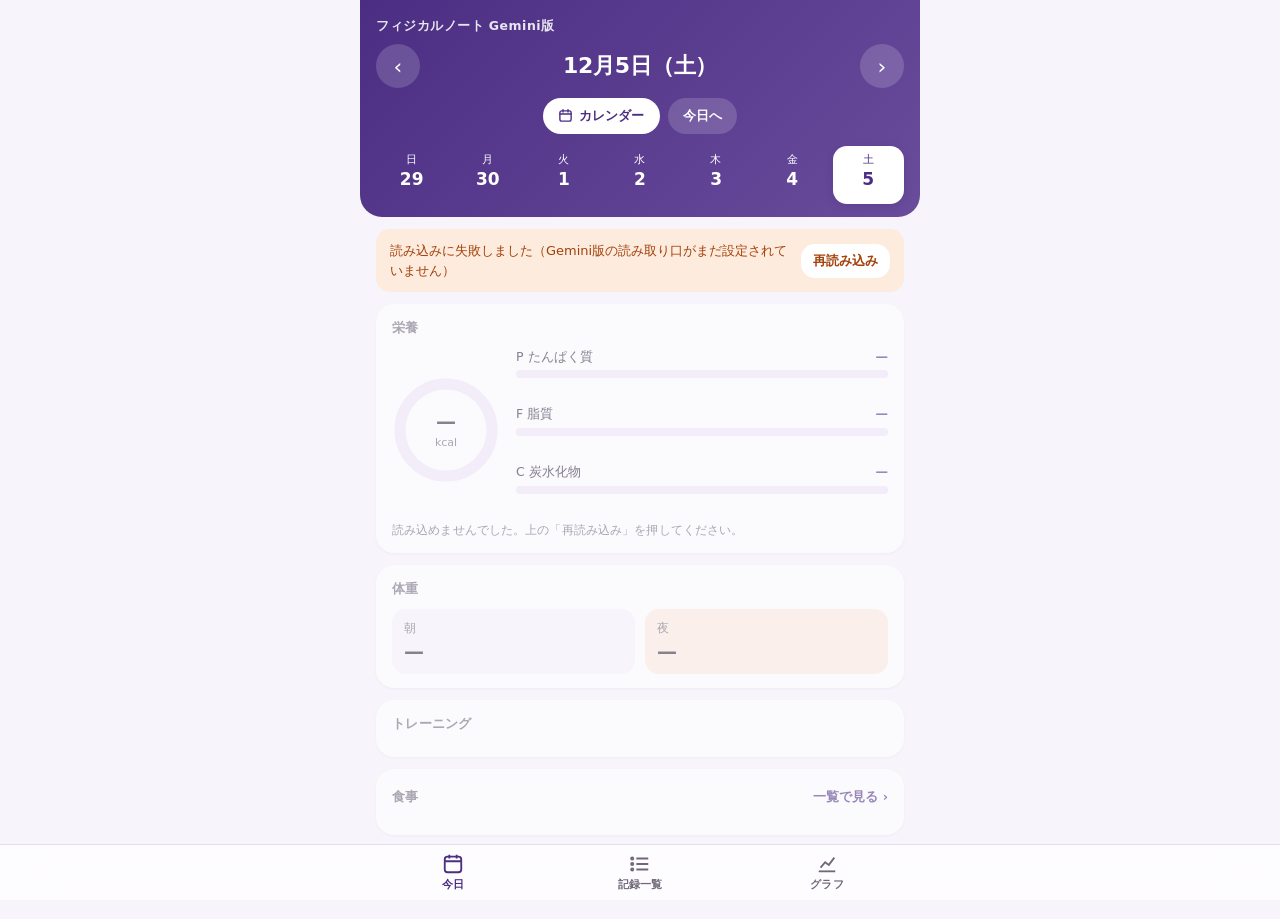
<file: gemini/index.html>
<!DOCTYPE html>
<html lang="ja">
<head>
<meta charset="utf-8">
<title>フィジカルノート Gemini版</title>
<meta name="viewport" content="width=device-width, initial-scale=1, viewport-fit=cover">
<meta name="apple-mobile-web-app-capable" content="yes">
<meta name="mobile-web-app-capable" content="yes">
<meta name="apple-mobile-web-app-status-bar-style" content="black-translucent">
<meta name="apple-mobile-web-app-title" content="ノートGemini">
<meta name="theme-color" content="#4b2e83">
<meta name="referrer" content="no-referrer">
<link rel="preconnect" href="https://script.google.com" crossorigin>
<link rel="preconnect" href="https://script.googleusercontent.com" crossorigin>
<link rel="apple-touch-icon" href="icon-180.png">
<link rel="icon" type="image/png" href="icon-180.png">
<style>
:root{
  --ink:#2a2238; --sub:#6e6878; --line:#f0ecf6; --bg:#f7f4fb; --card:#fff;
  --p900:#2e1b57; --p800:#4b2e83; --p600:#6a4c9c; --p400:#9a82c4; --p200:#e6dcf5; --p100:#eee8f7;
  --o700:#a3410a; --o500:#d55e00; --o100:#fdebdd; --b700:#0b4f80; --b100:#dcebf7; --y700:#7a5200; --y100:#fff3cf;
}
*{box-sizing:border-box;margin:0;padding:0;-webkit-tap-highlight-color:transparent}
html{-webkit-text-size-adjust:100%;background:var(--bg);overscroll-behavior-y:none}
body{background:var(--bg);color:var(--ink);font:15px/1.5 -apple-system,BlinkMacSystemFont,"Hiragino Sans","Hiragino Kaku Gothic ProN","Noto Sans JP","Yu Gothic UI",Meiryo,system-ui,sans-serif;padding-bottom:calc(78px + env(safe-area-inset-bottom))}
button{font:inherit;border:0;background:none;color:inherit;cursor:pointer;touch-action:manipulation;-webkit-user-select:none;user-select:none;transition:transform .1s ease-out,background-color .1s ease-out}
button:active{transform:scale(.96)}
button:disabled{opacity:.35;transform:none;cursor:default}
.num{font-variant-numeric:tabular-nums}
.wrap{max-width:560px;margin:0 auto}

/* ヘッダー */
.top{background:linear-gradient(135deg,var(--p800),var(--p600));color:#fff;padding:calc(10px + env(safe-area-inset-top)) 16px 14px;border-radius:0 0 22px 22px}
.trow{display:flex;justify-content:space-between;align-items:center;min-height:32px}
.trow .t{font-size:12.5px;font-weight:600;opacity:.88;letter-spacing:.04em}
.datebar{display:flex;align-items:center;justify-content:space-between;margin-top:2px}
.datebar .d,.mhead .m{font-size:22px;font-weight:700;line-height:1.2;letter-spacing:-.01em;font-feature-settings:"palt"}
.round{width:44px;height:44px;border-radius:50%;background:rgba(255,255,255,.16);font-size:22px;display:flex;align-items:center;justify-content:center;color:#fff}
.round:active{background:rgba(255,255,255,.34)}
.chips{display:flex;gap:8px;justify-content:center;margin-top:10px}
.chip{padding:8px 15px;border-radius:18px;font-size:13px;font-weight:700;letter-spacing:.01em;display:inline-flex;align-items:center;gap:6px}
.chip.w{background:#fff;color:var(--p800)}
.chip.w:active{background:var(--p200)}
.chip.g{background:rgba(255,255,255,.16);color:#fff}
.chip.g:active{background:rgba(255,255,255,.34)}
.week{position:relative;margin-top:12px}
.wsel{position:absolute;top:0;left:0;height:100%;border-radius:14px;background:#fff;will-change:transform;box-shadow:0 2px 8px rgba(46,27,87,.18)}
.wbtns{position:relative;display:flex;justify-content:space-between}
.wbtns button{width:13.5%;text-align:center;font-size:11px;padding:6px 0 5px;border-radius:14px;color:#fff;letter-spacing:.02em}
.wbtns button b{display:block;font-size:17px;line-height:1.25;margin-top:1px;letter-spacing:0}
.wbtns button.sel{color:var(--p800)}
.wbtns button.tdy:not(.sel) b{text-decoration:underline;text-underline-offset:3px}
.wbtns i{display:block;width:5px;height:5px;border-radius:50%;margin:3px auto 0}
.wbtns i.on{background:#ffb27a}
.wbtns .sel i.on{background:var(--o500)}
.mhead{display:flex;justify-content:space-between;align-items:center;margin-top:4px}
.mhead .ctl{display:flex;gap:8px}

/* 横スワイプでめくる領域 */
.pager{position:relative;overflow:hidden;touch-action:pan-y;padding-bottom:6px}
.pane{will-change:transform}
.ghost{position:absolute;top:0;left:0;width:100%;pointer-events:none}

/* カード */
.card{background:var(--card);border-radius:18px;margin:12px 16px 0;padding:14px 16px;box-shadow:0 1px 3px rgba(75,46,131,.08)}
.card h3{font-size:13px;color:var(--sub);margin-bottom:10px;display:flex;justify-content:space-between;align-items:center;font-weight:700;letter-spacing:.02em}
.card h3 .a{color:var(--p800);font-weight:700;padding:4px 0 4px 10px}
.kc{display:flex;align-items:center;gap:16px}
.pfc{flex:1;font-size:12.5px}
.pfc .l{display:flex;justify-content:space-between;margin-top:9px}
.pfc .l:first-child{margin-top:0}
.pfc .l b{color:var(--p800)}
.bar{height:8px;border-radius:4px;background:var(--p100);overflow:hidden;margin-top:4px}
.bar span{display:block;height:100%;width:0;background:var(--p600);border-radius:4px;transition:width .45s cubic-bezier(.2,.8,.2,1),background-color .2s}
.bar span.over{background:var(--o500)}
.pfc .rest{font-size:11.5px;color:var(--sub);text-align:right;margin-top:2px;min-height:1.4em}
.pfc .rest b{color:var(--p800);font-size:13px}
.pfc .rest.over,.pfc .rest.over b{color:var(--o700)}
.pfc .rest.done{color:var(--p600);font-weight:700}
.note{font-size:11.5px;color:var(--sub);margin-top:10px;letter-spacing:.01em}
.note:empty{display:none}
.wt{display:flex;gap:10px}
.wt div{flex:1;border-radius:14px;padding:10px 12px;font-size:12px;color:var(--sub)}
.wt div b{display:block;font-size:20px;line-height:1.25;color:var(--ink);margin-top:2px;letter-spacing:-.01em}
.am{background:var(--bg)} .pm{background:var(--o100)}
.item{display:flex;gap:10px;padding:10px 0;border-top:1px solid var(--line);font-size:13px;line-height:1.45;align-items:flex-start}
.item:first-child{border-top:none;padding-top:2px}
.item .body{flex:1;min-width:0;overflow-wrap:anywhere}
.item small{display:block;color:var(--sub);font-size:11.5px;margin-top:3px;letter-spacing:.01em}
.item .k{font-weight:700;color:var(--p800);white-space:nowrap}
.tag{flex:none;font-size:11px;font-weight:700;padding:3px 8px;border-radius:10px;background:var(--o100);color:var(--o700);letter-spacing:.02em}
.tag.p{background:var(--p200);color:var(--p800)} .tag.b{background:var(--b100);color:var(--b700)} .tag.y{background:var(--y100);color:var(--y700)}
.empty{color:var(--sub);font-size:13px;padding:4px 0}
.kv{display:flex;justify-content:space-between;padding:9px 0;border-top:1px solid var(--line);font-size:13px}
.kv:first-child{border-top:none;padding-top:2px}
.kv b{color:var(--p800)}
.loading .card{opacity:.55}

/* 下のナビ（半透明） */
.nav{position:fixed;left:0;right:0;bottom:0;z-index:20;display:flex;padding-bottom:env(safe-area-inset-bottom);background:rgba(255,255,255,.72);-webkit-backdrop-filter:blur(20px) saturate(180%);backdrop-filter:blur(20px) saturate(180%);box-shadow:0 -.5px 0 rgba(75,46,131,.22)}
.nav{justify-content:center}
.nav button{flex:1;max-width:187px;padding:8px 0 7px;font-size:11px;font-weight:600;color:var(--sub);letter-spacing:.02em}
.nav button:active{transform:scale(.92)}
.nav button svg{display:block;margin:0 auto 2px}
.nav button.on{color:var(--p800);font-weight:700}

/* 記録一覧のタブ */
.tabs{display:flex;flex-wrap:wrap;gap:7px;padding:12px 16px 0}
.tabs button{font-size:13px;padding:8px 13px;border-radius:18px;background:#fff;color:var(--p800);border:1px solid #d9cfe9;font-weight:700}
.tabs button:active{background:var(--p100)}
.tabs button.on{background:var(--p800);color:#fff;border-color:var(--p800)}
.sortbar{display:flex;justify-content:flex-end;padding:10px 16px 0}
.sortbar button{min-width:8.5em;text-align:center;font-size:13px;padding:7px 12px;border-radius:16px;background:#fff;color:var(--p800);border:1px solid #d9cfe9;font-weight:700}
.sortbar button:active{background:var(--p100)}
.sortbar button.off{visibility:hidden}

/* カレンダー（下から出るシート） */
.dim{position:fixed;inset:0;background:rgba(30,20,50,.38);z-index:30;opacity:0;pointer-events:none}
.dim.on{pointer-events:auto}
.sheet{position:fixed;left:0;right:0;bottom:-40px;max-width:560px;margin:0 auto;z-index:31;background:#fff;border-radius:24px 24px 0 0;padding:0 18px calc(58px + env(safe-area-inset-bottom));box-shadow:0 -8px 30px rgba(46,27,87,.18);transform:translate3d(0,120%,0);visibility:hidden;touch-action:none}
.grab{padding:8px 0 12px}
.grab i{display:block;width:40px;height:5px;border-radius:3px;background:#d9cfe9;margin:0 auto}
.srow{display:flex;justify-content:space-between;align-items:center}
.srow b{font-size:17px;letter-spacing:-.01em}
.srow .chip{background:var(--bg);color:var(--p800)}
.srow .chip:active{background:var(--p200)}
.months{display:flex;flex-wrap:wrap;gap:6px;margin:10px 0 8px}
.months button{font-size:12.5px;padding:6px 10px;border-radius:13px;background:var(--bg);color:var(--p800)}
.months button.on{background:var(--p600);color:#fff;font-weight:700}
#calBox{touch-action:none;padding-bottom:0}
.cal{width:100%;border-collapse:collapse;table-layout:fixed}
.cal th{font-size:11px;color:var(--sub);font-weight:500;padding:4px 0}
.cal td{text-align:center;padding:1px 0;height:48px;vertical-align:top}
.cal td button{width:44px;height:46px;border-radius:23px;font-size:15px;display:inline-flex;flex-direction:column;align-items:center;justify-content:center}
.cal td button span{width:36px;height:36px;line-height:36px;border-radius:50%;display:block}
.cal td.sel button span{background:var(--p600);color:#fff;font-weight:700}
.cal td.tdy:not(.sel) button span{box-shadow:inset 0 0 0 2px var(--o500);color:var(--o700);font-weight:700}
.cal td i{display:block;width:5px;height:5px;border-radius:50%;margin-top:1px}
.cal td i.on{background:var(--o500)}
.legend{font-size:11.5px;color:var(--sub);margin-top:4px}
.legend span{display:inline-block;width:6px;height:6px;border-radius:50%;background:var(--o500);vertical-align:middle;margin-right:4px}

/* 読み込み表示とエラー */
body::before{content:"";position:fixed;top:0;left:0;right:0;height:env(safe-area-inset-top);background:var(--p800);z-index:45}
/* 下に引っ張って更新：引っ張った分のすき間も紫で埋める */
body{overscroll-behavior-y:none;min-height:100vh}
.ptr{position:fixed;top:env(safe-area-inset-top);left:0;right:0;height:0;z-index:44;background:var(--p800);color:#fff;display:flex;align-items:center;justify-content:center;overflow:hidden;pointer-events:none}
.ptr svg{opacity:0}
.ptr.spin svg{opacity:1;animation:ptrspin .8s linear infinite}
@keyframes ptrspin{to{transform:rotate(360deg)}}
.load{position:fixed;top:env(safe-area-inset-top);left:0;right:0;height:3px;z-index:40;opacity:0;transition:opacity .2s;background:linear-gradient(90deg,transparent,var(--o500),transparent);background-size:200% 100%}
.load.on{opacity:1;animation:ld 1.1s linear infinite} /* 読み込み中だけ動かす（ずっと動かすと画面が重くなる） */
@keyframes ld{from{background-position:100% 0}to{background-position:-100% 0}}
.err{margin:12px 16px 0;padding:12px 14px;border-radius:14px;background:var(--o100);color:var(--o700);font-size:13px;display:none;align-items:center;gap:10px}
.err.on{display:flex}
.err span{flex:1}
.err button{flex:none;background:#fff;color:var(--o700);font-weight:700;padding:7px 12px;border-radius:14px}
svg text{font-family:inherit}
.legend2{display:flex;gap:14px;font-size:11.5px;color:var(--sub);margin-top:6px}
.legend2 span::before{content:"";display:inline-block;width:12px;height:3px;border-radius:2px;margin-right:4px;vertical-align:middle;background:var(--c)}
.hide{display:none!important}

@media (prefers-reduced-motion: reduce){
  button{transition:none} button:active{transform:none;opacity:.6}
  .bar span{transition:none} .load{animation:none;background:var(--o500);height:2px}
}
@media (prefers-reduced-transparency: reduce){
  .nav{background:#fff;-webkit-backdrop-filter:none;backdrop-filter:none}
}
@media (prefers-contrast: more){
  .nav{background:#fff;-webkit-backdrop-filter:none;backdrop-filter:none;box-shadow:0 -1px 0 var(--p800)}
  .card{box-shadow:none;border:1px solid #b5a8cc}
  :root{--sub:#4f4a58}
}
.keyp{position:fixed;inset:0;z-index:60;background:var(--bg);display:flex;align-items:center;justify-content:center;padding:calc(16px + env(safe-area-inset-top)) calc(16px + env(safe-area-inset-right)) calc(24px + env(safe-area-inset-bottom)) calc(16px + env(safe-area-inset-left))} /* 時刻やカメラの部分にかからないよう、上は画面のすき間の分だけ下げる */
.keyp[hidden]{display:none}
.keyc{width:100%;max-width:400px;background:var(--card);border-radius:22px;padding:24px 20px;box-shadow:0 2px 12px rgba(75,46,131,.12)}
.keyc h2{font-size:20px;color:var(--p800);letter-spacing:-.01em}
.keyc p{font-size:13px;color:var(--sub);margin-top:8px}
.keyc input{width:100%;margin-top:16px;font:16px/1.4 ui-monospace,SFMono-Regular,Menlo,monospace;padding:12px 14px;border-radius:14px;border:1px solid #d9cfe9;background:var(--bg);color:var(--ink)}
.keyc input:focus{outline:2px solid var(--p600);outline-offset:1px}
.keyc button{width:100%;margin-top:12px;padding:13px 0;border-radius:14px;background:var(--p800);color:#fff;font-weight:700;font-size:15px}
.keyc .kerr{color:var(--o700);min-height:1.5em}
.demo-bar{position:sticky;top:0;z-index:44;background:var(--o100);color:var(--o700);font-size:12px;font-weight:700;text-align:center;padding:calc(6px + env(safe-area-inset-top)) 12px 6px}
.demo-bar[hidden]{display:none}
/* iPhoneのホーム画面アプリで固定した部品がずれるのを打ち消す（--gap・--topは画面とのずれをJSで測った値） */
.nav{bottom:calc(0px - var(--gap,0px))}
.sheet{bottom:calc(-40px - var(--gap,0px))}
.dim,.keyp{top:var(--top,0px);bottom:calc(0px - var(--gap,0px))}
body::before{top:var(--top,0px)}
.ptr,.load{top:calc(env(safe-area-inset-top) + var(--top,0px))}
</style>
</head>
<body>
<script>
// iPhoneのホーム画面アプリでは、中身が短い画面や、キーボードを閉じたあと（iOS 26の不具合）などに、
// 下に固定したタブバーやシート・上の紫の帯が本来の位置からずれることがある。
// 中身の高さを常に画面いっぱい以上にしたうえで、残るずれを毎回測って打ち消す（--gap：下側、--top：上側）
(function(){
  if(!(navigator.standalone||matchMedia('(display-mode: standalone)').matches))return;
  const vv=window.visualViewport,root=document.documentElement;
  const probe=document.createElement('div');
  probe.style.cssText='position:fixed;top:0;bottom:0;left:0;width:0;visibility:hidden;pointer-events:none';
  document.body.appendChild(probe);
  const typing=()=>{const a=document.activeElement;return !!a&&(a.tagName==='INPUT'||a.tagName==='TEXTAREA');};
  let raf=0;const last={top:0,gap:0};
  const fit=()=>{
    raf=0;
    const land=matchMedia('(orientation: landscape)').matches;
    const h=land?Math.min(screen.width,screen.height):Math.max(screen.width,screen.height);
    document.body.style.minHeight=Math.max(innerHeight,h)+'px';
    let top=0,gap=0;
    // 入力中（キーボード表示中）は動かさない
    if(!typing()){
      const r=probe.getBoundingClientRect(),d=vv?vv.offsetTop:0;
      // 固定部品の基準枠が画面に対して上にずれた分（d）と、下端が画面の下端に届かない分を足して下げる
      top=Math.round(d-r.top);
      gap=Math.round(h-(r.bottom-d));
      if(top<0||top>h/2)top=0;
      if(gap<0||gap>h/2)gap=0;
    }
    // 変わったときだけ書き換える（スクロール中に毎回全体を描き直さないように）
    if(top!==last.top)root.style.setProperty('--top',top+'px');
    if(gap!==last.gap)root.style.setProperty('--gap',gap+'px');
    last.top=top;last.gap=gap;
  };
  const later=()=>{if(!raf)raf=requestAnimationFrame(fit);};
  // キーボードを閉じたあと、少しスクロールを揺らして表示位置を計算し直させる
  const nudge=()=>{
    const y=scrollY;
    if(y>0){scrollTo(scrollX,y-1);scrollTo(scrollX,y);}else{scrollTo(scrollX,1);scrollTo(scrollX,0);}
    fit();
  };
  fit();
  addEventListener('resize',later);addEventListener('scroll',later,{passive:true});addEventListener('pageshow',later);
  addEventListener('orientationchange',()=>setTimeout(fit,300));
  document.addEventListener('visibilitychange',later);
  document.addEventListener('focusout',e=>{
    if(e.target.tagName!=='INPUT'&&e.target.tagName!=='TEXTAREA')return;
    setTimeout(nudge,120);setTimeout(nudge,450);
  });
  if(vv){vv.addEventListener('resize',later);vv.addEventListener('scroll',later);}
  if(window.ResizeObserver)new ResizeObserver(later).observe(document.body);
})();
</script>
<div class="load" id="load"></div>
<div class="ptr" id="ptr" aria-hidden="true"><svg width="22" height="22" viewBox="0 0 24 24" fill="none" stroke="currentColor" stroke-width="2.4" stroke-linecap="round" stroke-linejoin="round"><path d="M20 11a8 8 0 1 0-2.3 5.7"/><path d="M20 4v7h-7"/></svg></div>
<div class="demo-bar" id="demoBar" hidden>見本データで表示しています（実際の記録ではありません）</div>
<div class="keyp" id="keyPanel" hidden>
  <form class="keyc" id="keyForm" autocomplete="off">
    <h2>フィジカルノート</h2>
    <p>最初の1回だけ、お知らせした合言葉を貼り付けてください。</p>
    <input id="keyIn" type="text" inputmode="text" autocapitalize="off" autocorrect="off" spellcheck="false" aria-label="合言葉">
    <button type="submit">はじめる</button>
    <p class="kerr" id="keyErr"></p>
    <p><a href="../demo.html" style="color:var(--p600);font-weight:700">見本データで試す ›</a></p>
  </form>
</div>
<div class="wrap">

<!-- 日ごと -->
<section id="v-day">
  <div class="top">
    <div class="trow"><span class="t">フィジカルノート Gemini版</span></div>
    <div class="datebar">
      <button class="round" id="prevDay" aria-label="前の日">‹</button>
      <div class="d num" id="dayTitle">—</div>
      <button class="round" id="nextDay" aria-label="次の日">›</button>
    </div>
    <div class="chips">
      <button class="chip w" id="openCal"><svg width="15" height="15" viewBox="0 0 24 24" fill="none" stroke="currentColor" stroke-width="2.2" stroke-linecap="round" stroke-linejoin="round" aria-hidden="true"><rect x="3" y="4.5" width="18" height="16.5" rx="3"/><path d="M3 9.5h18M8 2.5v4M16 2.5v4"/></svg>カレンダー</button>
      <button class="chip g" id="goToday">今日へ</button>
    </div>
    <div class="week"><span class="wsel" id="wsel"></span><div class="wbtns" id="week"></div></div>
  </div>
  <div class="err" id="err"><span id="errText"></span><button data-act="refresh">再読み込み</button></div>
  <div class="pager" id="dayBox"><div class="pane" id="dayPane">
    <div class="card">
      <h3><span>栄養</span><span class="num" id="kcalGoal"></span></h3>
      <div class="kc">
        <svg width="108" height="108" viewBox="0 0 108 108" aria-hidden="true">
          <circle cx="54" cy="54" r="46" fill="none" stroke="#eee8f7" stroke-width="11"/>
          <circle id="ringArc" cx="54" cy="54" r="46" fill="none" stroke="#6a4c9c" stroke-width="11" stroke-linecap="round" stroke-dasharray="0 400" transform="rotate(-90 54 54)" style="opacity:0"/>
          <text id="ringNum" class="num" x="54" y="52" text-anchor="middle" font-size="20" font-weight="700" fill="#2a2238">—</text>
          <text id="ringSub" x="54" y="70" text-anchor="middle" font-size="11" fill="#6e6878">kcal</text>
        </svg>
        <div class="pfc" id="pfc"></div>
      </div>
      <div class="note" id="nutNote"></div>
    </div>
    <div class="card">
      <h3><span>体重</span><span class="num" id="wGoal"></span></h3>
      <div class="wt"><div class="am">朝<b class="num" id="wAm">—</b></div><div class="pm">夜<b class="num" id="wPm">—</b></div></div>
    </div>
    <div class="card">
      <h3><span>トレーニング</span></h3>
      <div id="train"></div>
    </div>
    <div class="card">
      <h3><span id="mealTitle">食事</span><button class="a" id="toList">一覧で見る ›</button></h3>
      <div id="meals"></div>
    </div>
  </div></div>
</section>

<!-- 記録一覧 -->
<section id="v-list" class="hide">
  <div class="top">
    <div class="trow"><span class="t">記録一覧</span></div>
    <div class="mhead"><div class="m num" id="listMonth">—</div>
      <div class="ctl"><button class="round" id="lPrev" aria-label="前の月">‹</button><button class="round" id="lNext" aria-label="次の月">›</button></div></div>
  </div>
  <div class="tabs" id="tabs"></div>
  <div class="sortbar"><button id="sortBtn" data-sort="1" aria-label="並び順を切り替える"></button></div>
  <div class="pager" id="listBox"><div class="pane" id="listBody"></div></div>
</section>

<!-- グラフ -->
<section id="v-graph" class="hide">
  <div class="top">
    <div class="trow"><span class="t">グラフ</span></div>
    <div class="mhead"><div class="m num" id="gMonth">—</div>
      <div class="ctl"><button class="round" id="gPrev" aria-label="前の月">‹</button><button class="round" id="gNext" aria-label="次の月">›</button></div></div>
  </div>
  <div class="pager" id="graphBox"><div class="pane" id="graphPane">
    <div class="card"><h3><span>体重の推移</span><span class="num" id="gW"></span></h3><div id="chartW"></div>
      <div class="legend2"><span style="--c:#6a4c9c">朝</span><span style="--c:#d55e00">夜</span><span style="--c:#9a82c4">目標</span></div></div>
    <div class="card"><h3><span>カロリー</span><span class="num" id="gK"></span></h3><div id="chartK"></div>
      <div class="legend2"><span style="--c:#9a82c4">摂取</span><span style="--c:#d55e00">目標</span></div></div>
    <div class="card"><h3><span>この月の平均（記録がある日）</span><span class="num" id="gN"></span></h3><div id="gAvg"></div></div>
  </div></div>
</section>
</div>

<nav class="nav">
  <button data-v="day" class="on"><svg width="22" height="22" viewBox="0 0 24 24" fill="none" stroke="currentColor" stroke-width="2"><rect x="3" y="4" width="18" height="17" rx="3"/><path d="M3 9h18M8 2v4M16 2v4"/></svg>今日</button>
  <button data-v="list"><svg width="22" height="22" viewBox="0 0 24 24" fill="none" stroke="currentColor" stroke-width="2"><path d="M8 6h13M8 12h13M8 18h13"/><circle cx="3.5" cy="6" r="1.2"/><circle cx="3.5" cy="12" r="1.2"/><circle cx="3.5" cy="18" r="1.2"/></svg>記録一覧</button>
  <button data-v="graph"><svg width="22" height="22" viewBox="0 0 24 24" fill="none" stroke="currentColor" stroke-width="2"><path d="M3 20h18"/><path d="M5 16l5-6 4 3 6-8"/></svg>グラフ</button>
</nav>

<div class="dim" id="dim"></div>
<div class="sheet" id="calSheet" role="dialog" aria-label="日付を選ぶ">
  <div class="grab"><i></i></div>
  <div class="srow"><b>日付を選ぶ</b><button class="chip" id="calToday">今日</button></div>
  <div class="months" id="calMonths"></div>
  <div class="pager" id="calBox"><div class="pane" id="calPane"><table class="cal" id="cal"></table></div></div>
  <div class="legend"><span></span>記録がある日　<b style="color:var(--o700)">◯</b> 今日</div>
</div>

<script>
// Gemini版：Gemini版スプレッドシート（フィジカルノート｜2026（Gemini版））の読み取り口から読み込む
// 今までのアプリとは別物。端末に保存する名前も physicalnote-gemini. で分けて、混ざらないようにしている
// 読み取り口のURLは、ここに書くか、最初の1回だけ #api=URL を付けて開く（端末に保存される）
const API_DEFAULT='';
const LS_API='physicalnote-gemini.api';
const API=(()=>{
  const m=location.hash.match(/[#&]api=([^&]+)/);
  if(m){const u=decodeURIComponent(m[1]);if(/^https:\/\/script\.google\.com\/macros\/s\/[\w-]+\/exec$/.test(u)){try{localStorage.setItem(LS_API,u);}catch(_){}return u;}}
  try{return localStorage.getItem(LS_API)||API_DEFAULT;}catch(_){return API_DEFAULT;}
})();
const LS_KEY='physicalnote-gemini.key';
function appKey(){
  const m=location.hash.match(/[#&]k=([^&]+)/);
  if(m){const k=decodeURIComponent(m[1]);try{localStorage.setItem(LS_KEY,k);}catch(_){}history.replaceState(null,'',location.pathname+location.search);return k;}
  try{return localStorage.getItem(LS_KEY)||'';}catch(_){return '';}
}
function askKey(msg){
  const p=document.getElementById('keyPanel');
  document.getElementById('keyErr').textContent=msg||'';
  p.hidden=false;
}
document.getElementById('keyForm').addEventListener('submit',e=>{
  e.preventDefault();
  const k=document.getElementById('keyIn').value.trim();if(!k)return;
  try{localStorage.setItem(LS_KEY,k);}catch(_){}
  if(/[#&]k=/.test(location.hash))history.replaceState(null,'',location.pathname+location.search);
  document.getElementById('keyPanel').hidden=true;
  refresh();
});
// ?demo で開くと、記録の代わりに架空の見本データで動く（友達に見せる用）
const DEMO=/[?&]demo\b/.test(location.search);
function demoMonth(ym){
  let seed=0;for(const ch of ym)seed=(seed*31+ch.charCodeAt(0))>>>0;
  const rnd=()=>{seed=(seed*1664525+1013904223)>>>0;return seed/4294967296;};
  const now=new Date(),pad2=n=>('0'+n).slice(-2);
  const today=now.getFullYear()+'-'+pad2(now.getMonth()+1)+'-'+pad2(now.getDate());
  const n=new Date(Date.UTC(+ym.slice(0,4),+ym.slice(5,7),0)).getUTCDate();
  const settings={kcal:2600,p:140,f:70,c:350,weight:68};
  const menu=[['朝食','オートミール・ヨーグルト・バナナ',520,28,12,78],['昼食','鶏むね肉の定食',760,48,18,96],['トレーニング後','プロテイン1杯',130,25,2,4],['夕食','鮭の塩焼き・ご飯・味噌汁',690,38,20,84],['間食','ミックスナッツ30g',180,5,16,6]];
  const parts=['胸','背中','脚','肩','腕'];
  const meals=[],weights=[],training=[],body=[],days=[];
  let w=70.4-(+ym.slice(5,7))*0.15;
  for(let d=1;d<=n;d++){
    const k=ym+'-'+pad2(d);
    if(k>today){days.push({date:k,am:null,pm:null,kcal:null,p:null,f:null,c:null,meals:0,done:false,training:'',minutes:null,sets:null});continue;}
    const ms=menu.filter(()=>rnd()>0.15);
    ms.forEach((m,i)=>meals.push({id:k+'-'+i,date:k,time:'',kind:m[0],content:m[1],kcal:Math.round(m[2]*(0.9+rnd()*0.25)),p:m[3],f:m[4],c:m[5],status:'推定'}));
    w+=(rnd()-0.55)*0.3;const am=Math.round(w*10)/10,pm=Math.round((w+0.6+rnd()*0.3)*10)/10;
    weights.push({date:k,when:'朝',kg:am,note:''});if(rnd()>0.3)weights.push({date:k,when:'夜',kg:pm,note:''});
    const dow=new Date(Date.UTC(+ym.slice(0,4),+ym.slice(5,7)-1,d)).getUTCDay();
    let tr='';
    if(dow!==0&&dow!==3){const part=parts[(d+dow)%parts.length],sets=12+Math.floor(rnd()*10),min=60+Math.floor(rnd()*4)*15;
      training.push({date:k,kind:'筋トレ',part,minutes:min,memo:'',sets,detail:part+sets+'セット'});tr=part;}
    if(dow===1)body.push({monday:k,measured:k,weight:am,fat:Math.round((15+rnd()*2)*10)/10,muscle:Math.round((54+rnd())*10)/10,status:'測定済み'});
    const sum=f=>meals.filter(m=>m.date===k).reduce((a,m)=>a+m[f],0);
    days.push({date:k,am,pm:weights.some(x=>x.date===k&&x.when==='夜')?pm:null,kcal:sum('kcal'),p:sum('p'),f:sum('f'),c:sum('c'),meals:ms.length,done:k<today,training:tr,minutes:null,sets:null});
  }
  const recipes=[{name:'鶏むね肉のトマト煮',ver:2,kcal:420,p:42,f:9,c:38,servings:4,status:'確定'},{name:'プロテインオーツ',ver:1,kcal:380,p:30,f:8,c:48,servings:1,status:'確定'}];
  return {ym,today,settings,meals,weights,training,body,days,recipes};
}
async function apiLoad(ym){
  if(DEMO){const d=demoMonth(ym);return {d,text:JSON.stringify(d)};}
  if(!API)throw new Error('Gemini版の読み取り口がまだ設定されていません');
  const k=appKey();
  if(!k){askKey();throw new Error('合言葉が未設定です');}
  const res=await fetch(API+'?k='+encodeURIComponent(k)+'&ym='+encodeURIComponent(ym),{cache:'no-store'});
  if(!res.ok)throw new Error('通信エラー（'+res.status+'）');
  const text=await res.text(),d=JSON.parse(text);
  if(d&&d.error){
    if(d.error==='unauthorized'){askKey('合言葉が違うようです。もう一度貼り付けてください。');throw new Error('合言葉が違います');}
    throw new Error(d.error);
  }
  return {d,text};
}
if(DEMO)document.getElementById('demoBar').hidden=false;

const TYPES=['選択日の食事','日別まとめ','食事','朝夜体重','月曜体組成','レシピ','トレーニング'];
const WD='日月火水木金土';
const LS_OLD='physicalnote-gemini.month'; // 以前の保存形式（今月だけ）
const LSM=DEMO?null:'physicalnote-gemini.months'; // 読み込んだ月をすべて保存しておき、次に開いたときすぐ出す
const LSORT='physicalnote-gemini.sort';
const S={view:'day',date:null,today:null,year:null,listYm:null,graphYm:null,calYm:null,type:'選択日の食事',desc:true,
  cache:{},raw:{},at:{},pending:{},jobs:{},failed:{},loading:0,lastFetch:0,touched:false,weekStart:null,suppressUntil:0};
const $=id=>document.getElementById(id);
const RM=matchMedia('(prefers-reduced-motion: reduce)');
const fmt=n=>n==null?'—':Math.round(n).toLocaleString('ja-JP');
const fmt1=n=>n==null?'—':(Math.round(n*10)/10).toFixed(1);
const esc=s=>String(s==null?'':s).replace(/[&<>"]/g,c=>({'&':'&amp;','<':'&lt;','>':'&gt;','"':'&quot;'}[c]));
const pad=n=>('0'+n).slice(-2);
const keyOf=d=>d.getUTCFullYear()+'-'+pad(d.getUTCMonth()+1)+'-'+pad(d.getUTCDate());
const parse=k=>{const [y,m,d]=k.split('-').map(Number);return new Date(Date.UTC(y,m-1,d));};
const addDays=(k,n)=>{const d=parse(k);d.setUTCDate(d.getUTCDate()+n);return keyOf(d);};
const ymOf=k=>k.slice(0,7);
const addMonth=(ym,n)=>{const d=new Date(Date.UTC(+ym.slice(0,4),+ym.slice(5,7)-1+n,1));return d.getUTCFullYear()+'-'+pad(d.getUTCMonth()+1);};
const ymLabel=ym=>{const [y,m]=ym.split('-').map(Number);return y+'年'+m+'月';};
const dayLabel=k=>{const d=parse(k);return (d.getUTCMonth()+1)+'月'+d.getUTCDate()+'日（'+WD[d.getUTCDay()]+'）';};
const inYear=ym=>Number(ym.slice(0,4))===S.year;
const clampDate=k=>{const a=S.year+'-01-01',b=S.year+'-12-31';return k<a?a:k>b?b:k;};
const kindTag=k=>/朝|昼|夕|夜|間食|食/.test(k)?'':'p';
const fmtH=m=>{const h=m/60;return (Number.isInteger(h)?h:h.toFixed(1))+'時間';};

// ---------- 動き：ばね（途中でつかめる・指の速さを引き継ぐ） ----------
function Spring(apply){
  let x=0,v=0,tg=0,k=0,c=0,raf=0,last=0,cb=null;
  const tick=now=>{
    const dt=Math.min((now-last)/1000,1/30);last=now;
    for(let t=0;t<dt;t+=1/240){const h=Math.min(1/240,dt-t);const a=-k*(x-tg)-c*v;v+=a*h;x+=v*h;}
    if(Math.abs(x-tg)<.4&&Math.abs(v)<8){x=tg;v=0;raf=0;apply(x);const f=cb;cb=null;f&&f();return;}
    apply(x);raf=requestAnimationFrame(tick);
  };
  return {
    get x(){return x;},
    stop(){if(raf)cancelAnimationFrame(raf);raf=0;cb=null;},
    set(val){this.stop();x=val;v=0;apply(x);},
    to(target,o,done){
      o=o||{};tg=target;if(o.velocity!=null)v=o.velocity;cb=done||null;
      const r=o.response||.35,z=o.damping==null?1:o.damping;
      k=Math.pow(2*Math.PI/r,2);c=4*Math.PI*z/r;
      if(RM.matches||(Math.abs(x-tg)<.4&&Math.abs(v)<8)){this.stop();x=tg;v=0;apply(x);done&&done();return;}
      if(!raf){last=performance.now();raf=requestAnimationFrame(tick);}
    }
  };
}
const project=(v,d=.998)=>(v/1000)*d/(1-d);
const rubber=(o,dim,c=.55)=>(o*dim*c)/(dim+c*Math.abs(o));
const fade=el=>el.animate&&el.animate([{opacity:.3},{opacity:1}],{duration:180,easing:'ease-out'});

// 指の動きを追う（少し動いてから縦か横かを決める。斜めでも横寄りなら横として扱う）
const isX=(dx,dy)=>Math.abs(dx)>Math.abs(dy)*.7;
function gesture(el,o){
  let id=null,x0=0,y0=0,lock=null,h=[],t0=null,tLock=null;
  // iPhoneは斜めに動くとすぐ縦スクロールを始めるので、横と決めたら先に縦スクロールを止める
  el.addEventListener('touchstart',e=>{tLock=null;t0=e.touches.length===1?[e.touches[0].clientX,e.touches[0].clientY,e]:null;},{passive:true});
  el.addEventListener('touchmove',e=>{
    if(!t0)return;
    if(!tLock){
      const dx=e.touches[0].clientX-t0[0],dy=e.touches[0].clientY-t0[1];if(Math.hypot(dx,dy)<5)return;
      tLock=isX(dx,dy)&&o.axes(t0[2]).includes('x')?'x':'y';
    }
    if(tLock==='x'&&e.cancelable)e.preventDefault();
  },{passive:false});
  el.addEventListener('pointerdown',e=>{
    if(!e.isPrimary||e.pointerType==='mouse')return;
    id=e.pointerId;x0=e.clientX;y0=e.clientY;lock=null;h=[[e.clientX,e.clientY,e.timeStamp]];
    o.down&&o.down(e);
  });
  el.addEventListener('pointermove',e=>{
    if(e.pointerId!==id)return;
    h.push([e.clientX,e.clientY,e.timeStamp]);while(h.length>2&&e.timeStamp-h[0][2]>100)h.shift();
    if(!lock){
      const dx=e.clientX-x0,dy=e.clientY-y0;if(Math.hypot(dx,dy)<10)return;
      const ax=e.pointerType==='touch'&&tLock?tLock:isX(dx,dy)?'x':'y';
      if(!o.axes(e).includes(ax)){id=null;o.end(null,0,0,0,0,true);return;}
      lock=ax;x0=e.clientX;y0=e.clientY;
      try{el.setPointerCapture(id);}catch(_){}
    }
    o.move(lock,e.clientX-x0,e.clientY-y0);
  });
  const fin=(e,cancel)=>{
    if(e.pointerId!==id)return;id=null;
    if(lock)S.suppressUntil=performance.now()+350;
    let vx=0,vy=0;const a=h[0],b=h[h.length-1];
    if(h.length>1&&e.timeStamp-b[2]<80){const dt=(b[2]-a[2])/1000;if(dt>0){vx=(b[0]-a[0])/dt;vy=(b[1]-a[1])/dt;}}
    o.end(lock,e.clientX-x0,e.clientY-y0,vx,vy,cancel);
  };
  el.addEventListener('pointerup',e=>fin(e,false));
  el.addEventListener('pointercancel',e=>fin(e,true));
}
// ドラッグの直後に指を離した場所のボタンが反応しないようにする
window.addEventListener('click',e=>{if(performance.now()<S.suppressUntil){S.suppressUntil=0;e.stopPropagation();e.preventDefault();}},true);
document.addEventListener('pointerdown',()=>{S.suppressUntil=0;},true);
document.addEventListener('touchstart',()=>{},{passive:true}); // iPhoneで押した瞬間の反応を出す

// 横にめくる（日・月）。今の内容と次の内容が一緒に動く
function Pager(box,pane,o){
  let ghost=null,g0=0;
  const W=()=>box.clientWidth||360;
  const sp=Spring(x=>{
    pane.style.transform=x?'translate3d('+x+'px,0,0)':'';
    if(ghost)ghost.style.transform='translate3d('+(x-ghost._dir*W())+'px,0,0)';
  });
  const drop=()=>{if(ghost){ghost.remove();ghost=null;}};
  const allowed=dir=>o.canGo(dir)||(ghost&&ghost._dir===-dir);
  function go(dir,v,mut){
    if(!mut&&!o.canGo(dir)){sp.to(0,{velocity:v||0},drop);return;}
    const x=sp.x;drop();
    if(RM.matches){(mut||o.step)(dir);o.paint();sp.set(0);fade(pane);return;}
    ghost=pane.cloneNode(true);ghost.removeAttribute('id');ghost.querySelectorAll('[id]').forEach(n=>n.removeAttribute('id'));
    ghost.classList.add('ghost');ghost._dir=dir;box.appendChild(ghost);
    (mut||o.step)(dir);o.paint();
    sp.set(x+dir*W());
    sp.to(0,{velocity:v||0,damping:1,response:.4},drop);
  }
  return {
    go,
    grab(){sp.stop();g0=sp.x;},
    drag(dx){const x=g0+dx;sp.set(allowed(x<0?1:-1)?x:rubber(x,W()));},
    release(dx,v){
      if(dx==null){sp.to(0,{},drop);return;}
      const x=g0+dx,dir=x<0?1:-1;
      const commit=Math.abs(v)>350?(Math.sign(v)===Math.sign(x)&&Math.abs(x)>16):Math.abs(x+project(v))>W()*.38;
      if(commit&&allowed(dir))go(dir,v);else sp.to(0,{velocity:v,damping:1,response:.35},drop);
    }
  };
}

// ---------- データ ----------
function setLoading(n){S.loading+=n;$('load').classList.toggle('on',S.loading>0);}
// 何回も届いた結果を、次の描画で1回だけまとめて描く
let paintRaf=0;
function schedulePaint(){if(!paintRaf)paintRaf=requestAnimationFrame(()=>{paintRaf=0;paintAll();});}
let saveT=0;
function saveCache(){
  if(!LSM)return;clearTimeout(saveT);
  saveT=setTimeout(()=>{try{const o={};Object.keys(S.raw).filter(inYear).forEach(ym=>o[ym]=S.raw[ym]);localStorage.setItem(LSM,JSON.stringify(o));localStorage.removeItem(LS_OLD);}catch(_){}},400);
}
// 読み込みは同時に2件まで。今見ている月を先に、となりの月は後回し
const queue=[];let active=0;
function pump(){
  while(active<2&&queue.length){const j=queue.shift();delete S.jobs[j.ym];active++;
    apiLoad(j.ym).then(j.ok,j.ng).finally(()=>{active--;pump();});}
}
function fetchMonth(ym,low){
  if(S.pending[ym]){const j=S.jobs[ym];if(j&&!low&&j.low){queue.splice(queue.indexOf(j),1);j.low=false;queue.unshift(j);}return S.pending[ym];}
  setLoading(1);
  return S.pending[ym]=new Promise(res=>{
    const j=S.jobs[ym]={ym,low:!!low,
      ok:({d,text})=>{
        delete S.pending[ym];setLoading(-1);delete S.failed[ym];S.at[ym]=S.lastFetch=Date.now();
        const changed=S.raw[ym]!==text;S.cache[ym]=d;S.raw[ym]=text;
        const moved=syncToday(d);
        if(!Object.keys(S.failed).length)$('err').classList.remove('on');
        if(changed)saveCache();
        if(changed||moved)schedulePaint(); // 前回と同じ内容なら描き直さない
        res(d);
      },
      ng:e=>{
        delete S.pending[ym];setLoading(-1);S.failed[ym]=true;
        $('errText').textContent=(S.cache[ym]?'最新の記録を読み込めませんでした。前回の内容を表示しています':'読み込みに失敗しました')+'（'+(e&&e.message||e)+'）';$('err').classList.add('on');
        schedulePaint();res(null);
      }};
    if(low)queue.push(j);else queue.unshift(j);
    pump();
  });
}
// 保存してある内容があればすぐ返し、まだこの起動で読み直していなければ裏で最新を取りにいく
function need(ym,low){
  if(!inYear(ym))return null;const d=S.cache[ym];
  if(!S.at[ym]&&!S.failed[ym])fetchMonth(ym,low);
  return d||null;
}
function refresh(){S.failed={};$('err').classList.remove('on');
  Object.keys(S.at).forEach(ym=>S.at[ym]=0); // ほかの月は次に見たときに読み直す
  const yms=new Set([ymOf(S.date),S.view==='list'?S.listYm:null,S.view==='graph'?S.graphYm:null,sheetShown?S.calYm:null].filter(ym=>ym&&inYear(ym)));
  return Promise.all([...yms].map(ym=>fetchMonth(ym)));}
function syncToday(d){
  if(!d.today||d.today===S.today)return false;
  const follow=S.date===S.today||!S.touched;
  S.today=d.today;S.year=+d.today.slice(0,4);
  if(follow)applyDate(d.today);
  return true;
}
function hasRecord(k){const d=S.cache[ymOf(k)];if(!d)return false;const r=d.days.find(x=>x.date===k);return !!(r&&(r.meals>0||r.am!=null||r.pm!=null||r.training));}
function applyDate(k){S.date=clampDate(k);S.listYm=S.graphYm=ymOf(S.date);}

// ---------- 日ごと ----------
const ringSp=Spring(p=>{const c=2*Math.PI*46,a=$('ringArc');a.setAttribute('stroke-dasharray',(c*p/100)+' '+c);a.style.opacity=p>.5?1:0;});
const weekSp=Spring(x=>{$('wsel').style.transform='translate3d('+x+'px,0,0)';});
function buildPfc(){$('pfc').innerHTML=[['p','P たんぱく質'],['f','F 脂質'],['c','C 炭水化物']].map(([f,l])=>
  `<div class="l"><span>${l}</span><b class="num" id="pv-${f}">—</b></div><div class="bar"><span id="pb-${f}"></span></div><div class="rest num" id="pr-${f}"></div>`).join('');}
function paintDay(){
  const k=S.date;$('dayTitle').textContent=dayLabel(k);
  drawWeek();
  const d=need(ymOf(k));
  need(ymOf(addDays(k,-7)),true);need(ymOf(addDays(k,7)),true);
  $('dayPane').classList.toggle('loading',!d);
  if(!d){$('nutNote').textContent=S.failed[ymOf(k)]?'読み込めませんでした。上の「再読み込み」を押してください。':'読み込み中…';return;}
  const st=d.settings,row=d.days.find(x=>x.date===k)||{};
  const meals=d.meals.filter(m=>m.date===k);
  const sum=f=>meals.reduce((a,m)=>a+(m[f]||0),0);
  const val=f=>row[f]!=null?row[f]:(meals.length?sum(f):null);
  const kcal=val('kcal'),g=st.kcal,over=kcal!=null&&g&&kcal>g;
  $('kcalGoal').textContent='目標 '+fmt(g)+' kcal';
  $('ringArc').setAttribute('stroke',over?'#d55e00':'#6a4c9c');
  ringSp.to(kcal!=null&&g?Math.min(kcal/g,1)*100:0,{damping:1,response:.5});
  $('ringNum').textContent=fmt(kcal);
  $('ringSub').textContent=kcal==null?'kcal':(over?'超過 '+fmt(kcal-g):'残り '+fmt(g-kcal));
  ['p','f','c'].forEach(f=>{const v=val(f),gg=st[f];
    $('pv-'+f).textContent=fmt(v)+' / '+fmt(gg)+' g';
    const b=$('pb-'+f);b.style.width=(v!=null&&gg?Math.min(v/gg,1)*100:0)+'%';b.classList.toggle('over',!!(v!=null&&gg&&v>gg));
    // あと何g食べればいいか（四捨五入した値どうしで比べる）
    const r=$('pr-'+f),left=gg?Math.round(gg)-Math.round(v||0):null;
    r.className='rest num'+(left!=null&&left<0?' over':left===0?' done':'');
    r.innerHTML=left==null?'':left>0?'あと <b>'+fmt(left)+'</b> g':left<0?'<b>'+fmt(-left)+'</b> g オーバー':'目標ぴったり';});
  $('nutNote').textContent=!meals.length?'この日の食事はまだ記録されていません。':(meals.some(m=>['kcal','p','f','c'].some(f=>m[f]==null))?'栄養が未入力の食事があるため、記録済みの分だけの合計です。':'');
  $('wGoal').textContent='目標 '+fmt1(st.weight)+' kg';
  $('wAm').textContent=row.am!=null?fmt1(row.am)+' kg':'未記録';
  $('wPm').textContent=row.pm!=null?fmt1(row.pm)+' kg':'未記録';
  const tr=d.training.filter(t=>t.date===k);
  $('train').innerHTML=tr.length?tr.map(t=>`<div class="item"><span class="tag p">${esc(t.kind)}</span><div class="body">${esc(t.part||(t.kind==='オフ'?'オフ':'部位未記入'))}<small>${t.minutes!=null?fmtH(t.minutes):'時間未記入'}${t.sets!=null?' ・ '+t.sets+'セット':''}${t.detail?' ・ '+esc(t.detail):''}</small></div></div>`).join(''):'<div class="empty">記録なし</div>';
  $('mealTitle').textContent='食事（'+meals.length+'件）';
  $('meals').innerHTML=meals.length?meals.map(mealItem).join(''):'<div class="empty">この日の食事はまだ記録されていません</div>';
}
function mealItem(m){return `<div class="item"><span class="tag ${kindTag(m.kind)}">${esc(m.kind)}</span><div class="body">${esc(m.content)}<small class="num">P ${fmt(m.p)} / F ${fmt(m.f)} / C ${fmt(m.c)}${m.status?' ・'+esc(m.status):''}${m.time?' ・'+esc(m.time):''}</small></div><span class="k num">${fmt(m.kcal)}</span></div>`;}
function drawWeek(){
  const k=S.date,start=addDays(k,-parse(k).getUTCDay());
  const keys=[...Array(7)].map((_,i)=>addDays(start,i));
  keys.forEach(x=>need(ymOf(x),true));
  $('week').innerHTML=keys.map(x=>{const d=parse(x);
    return `<button data-k="${x}" class="${x===k?'sel':''} ${x===S.today?'tdy':''}" ${inYear(ymOf(x))?'':'disabled'} aria-label="${dayLabel(x)}">${WD[d.getUTCDay()]}<b class="num">${d.getUTCDate()}</b><i class="${hasRecord(x)?'on':''}"></i></button>`;}).join('');
  placeWeek(S.weekStart===start);S.weekStart=start;
}
function placeWeek(animate){
  const b=$('week').querySelector('.sel');if(!b||!b.offsetWidth)return;
  $('wsel').style.width=b.offsetWidth+'px';
  if(animate)weekSp.to(b.offsetLeft,{damping:1,response:.32});else weekSp.set(b.offsetLeft);
}
function jumpDay(k){
  k=clampDate(k);S.touched=true;if(k===S.date)return;
  if(S.view!=='day'){applyDate(k);paintAll();return;}
  dayPager.go(k>S.date?1:-1,0,()=>applyDate(k));
}

// ---------- カレンダー ----------
const sheet=$('calSheet'),dim=$('dim');
let sheetH=600,sheetOpen=false,sheetShown=false,sy0=0;
const sheetSp=Spring(y=>{sheet.style.transform='translate3d(0,'+y+'px,0)';dim.style.opacity=String(Math.max(0,Math.min(1,1-y/sheetH)));});
function openCal(){
  S.calYm=ymOf(S.date);drawCal();need(S.calYm);
  if(!sheetShown){sheet.style.visibility='visible';sheetH=sheet.offsetHeight;sheetSp.set(sheetH);sheetShown=true;}
  sheetOpen=true;dim.classList.add('on');
  if(RM.matches){sheetSp.set(0);fade(sheet);return;}
  sheetSp.to(0,{damping:1,response:.38});
}
function settleSheet(open,v){
  sheetOpen=open;dim.classList.toggle('on',open);
  if(open){sheetSp.to(0,{velocity:v||0,damping:Math.abs(v||0)>350?.8:1,response:.32});return;}
  const fin=()=>{if(!sheetOpen){sheet.style.visibility='hidden';sheetShown=false;}};
  if(RM.matches){sheetSp.set(sheetH);fin();return;}
  sheetSp.to(sheetH,{velocity:v||0,damping:1,response:.32},fin);
}
const closeCal=v=>settleSheet(false,v);
function drawCal(){
  $('calMonths').innerHTML=[...Array(12)].map((_,i)=>{const ym=S.year+'-'+pad(i+1);return `<button data-ym="${ym}" class="${ym===S.calYm?'on':''}">${i+1}月</button>`;}).join('');
  const start=addDays(S.calYm+'-01',-parse(S.calYm+'-01').getUTCDay());
  let h='<tr>'+[...WD].map(w=>`<th>${w}</th>`).join('')+'</tr>';
  for(let w=0;w<6;w++){h+='<tr>';for(let i=0;i<7;i++){const k=addDays(start,w*7+i);
    h+=ymOf(k)!==S.calYm?'<td></td>':`<td class="${k===S.date?'sel':''} ${k===S.today?'tdy':''}"><button data-k="${k}" aria-label="${dayLabel(k)}"><span class="num">${parse(k).getUTCDate()}</span><i class="${hasRecord(k)?'on':''}"></i></button></td>`;}
    h+='</tr>';}
  $('cal').innerHTML=h;
}

// ---------- 記録一覧 ----------
function paintList(){
  const ym=S.listYm;$('listMonth').textContent=ymLabel(ym);
  $('tabs').innerHTML=TYPES.map(t=>`<button data-t="${t}" class="${t===S.type?'on':''}">${t}</button>`).join('');
  const sb=$('sortBtn');sb.textContent=S.desc?'↓ 新しい順':'↑ 古い順';sb.classList.toggle('off',S.type==='選択日の食事'||S.type==='レシピ');
  const byDate=(a,b)=>a<b?(S.desc?1:-1):a>b?(S.desc?-1:1):0;
  const body=$('listBody');
  const dk=S.type==='選択日の食事'?S.date:null;
  const d=need(dk?ymOf(dk):ym);
  if(!d){body.innerHTML=`<div class="card"><div class="empty">${S.failed[dk?ymOf(dk):ym]?'読み込めませんでした':'読み込み中…'}</div></div>`;return;}
  const card=(t,inner,right)=>`<div class="card"><h3><span>${t}</span><span class="num">${right||''}</span></h3>${inner}</div>`;
  const none='<div class="empty">この月の記録はありません</div>';
  let html='';
  if(S.type==='選択日の食事'){
    const ms=d.meals.filter(m=>m.date===dk);const tot=ms.reduce((a,m)=>a+(m.kcal||0),0);
    html=card(dayLabel(dk)+'の食事',ms.length?ms.map(mealItem).join(''):'<div class="empty">この日の食事はまだ記録されていません</div>',ms.length?'合計 '+fmt(tot)+' kcal':'');
  }else if(S.type==='日別まとめ'){
    const rows=d.days.filter(r=>r.meals>0||r.am!=null||r.pm!=null||r.training).sort((a,b)=>byDate(a.date,b.date));
    html=card('日別まとめ',rows.length?rows.map(r=>`<div class="item"><div class="body"><b>${dayLabel(r.date)}</b>${r.done?' <span class="tag p">完了</span>':''}<small class="num">${r.kcal!=null?fmt(r.kcal)+' kcal ・P '+fmt(r.p)+' / F '+fmt(r.f)+' / C '+fmt(r.c):(r.meals?'食事'+r.meals+'件（栄養未確定あり）':'食事記録なし')}<br>体重 朝 ${r.am!=null?fmt1(r.am):'—'} ／ 夜 ${r.pm!=null?fmt1(r.pm):'—'}${r.training?' ・ '+esc(r.training):''}</small></div></div>`).join(''):none)
      +card('この月の平均（記録がある日）',avgRows(d),avgDays(d)+'日');
  }else if(S.type==='食事'){
    const by={};d.meals.forEach(m=>(by[m.date]=by[m.date]||[]).push(m));
    const ks=Object.keys(by).sort(byDate);
    html=ks.length?ks.map(k=>card(dayLabel(k),by[k].map(mealItem).join(''),'合計 '+fmt(by[k].reduce((a,m)=>a+(m.kcal||0),0))+' kcal')).join(''):card('食事',none);
  }else if(S.type==='朝夜体重'){
    const ws=d.weights.slice().sort((a,b)=>byDate(a.date,b.date)||(a.when==='朝'?-1:1));
    html=card('朝夜体重',ws.length?ws.map(w=>`<div class="item"><span class="tag ${w.when==='朝'?'p':''}">${esc(w.when)}</span><div class="body">${dayLabel(w.date)}${w.note?'<small>'+esc(w.note)+'</small>':''}</div><span class="k num">${fmt1(w.kg)} kg</span></div>`).join(''):none,'目標 '+fmt1(d.settings.weight)+' kg');
  }else if(S.type==='月曜体組成'){
    html=card('月曜体組成',d.body.length?d.body.slice().sort((a,b)=>byDate(a.monday,b.monday)).map(b=>`<div class="item"><span class="tag b">${esc(b.status||'—')}</span><div class="body">対象 ${dayLabel(b.monday)}<small class="num">体重 ${fmt1(b.weight)} kg ・体脂肪率 ${fmt1(b.fat)} % ・筋肉量 ${fmt1(b.muscle)} kg${b.measured?' ・測定 '+dayLabel(b.measured):''}</small></div></div>`).join(''):none);
  }else if(S.type==='レシピ'){
    html=card('レシピ（最新版）',d.recipes.length?d.recipes.map(r=>`<div class="item"><span class="tag y">v${r.ver}</span><div class="body">${esc(r.name)}<small class="num">${r.kcal!=null?'1食 '+fmt(r.kcal)+' kcal ・P '+fmt(r.p)+' / F '+fmt(r.f)+' / C '+fmt(r.c):'栄養未確定'} ・${r.servings||'—'}食分<br>${esc(r.status)}</small></div></div>`).join(''):'<div class="empty">レシピはまだありません</div>');
  }else if(S.type==='トレーニング'){
    const ts=d.training.slice().sort((a,b)=>byDate(a.date,b.date));
    html=card('トレーニング',ts.length?ts.map(t=>`<div class="item"><div class="body"><b>${dayLabel(t.date)}</b>　${esc(t.kind==='オフ'?'オフ':(t.part||'部位未記入'))}<small>${t.minutes!=null?fmtH(t.minutes):'時間未記入'}${t.sets!=null?' ・'+t.sets+'セット':''}${t.detail?' ・'+esc(t.detail):''}${t.memo?' ・'+esc(t.memo):''}</small></div></div>`).join(''):none);
  }
  body.innerHTML=html;
}
const avgDays=d=>d.days.filter(r=>r.kcal!=null).length;
function avgRows(d){
  const rows=d.days.filter(r=>r.kcal!=null);const avg=f=>rows.length?rows.reduce((a,r)=>a+(r[f]||0),0)/rows.length:null;
  const ws=f=>{const v=d.days.filter(r=>r[f]!=null);return v.length?v.reduce((a,r)=>a+r[f],0)/v.length:null;};
  return [['カロリー',fmt(avg('kcal'))+' kcal'],['たんぱく質',fmt(avg('p'))+' g'],['脂質',fmt(avg('f'))+' g'],['炭水化物',fmt(avg('c'))+' g'],['朝の体重',fmt1(ws('am'))+' kg'],['夜の体重',fmt1(ws('pm'))+' kg']]
   .map(([a,b])=>`<div class="kv"><span>${a}</span><b class="num">${b}</b></div>`).join('');
}

// ---------- グラフ ----------
function paintGraph(){
  const ym=S.graphYm;$('gMonth').textContent=ymLabel(ym);
  const d=need(ym);
  $('graphPane').classList.toggle('loading',!d);
  if(!d){['chartW','chartK','gAvg'].forEach(i=>$(i).innerHTML='<div class="empty">'+(S.failed[ym]?'読み込めませんでした':'読み込み中…')+'</div>');return;}
  const n=new Date(Date.UTC(+ym.slice(0,4),+ym.slice(5,7),0)).getUTCDate();
  const W=330,H=170,L=34,R=8,T=10,B=22;
  const x=i=>L+(W-L-R)*(i/(n-1));
  const day=i=>d.days.find(r=>r.date===ym+'-'+pad(i+1))||{};
  // 体重
  const vals=[];for(let i=0;i<n;i++){const r=day(i);if(r.am!=null)vals.push(r.am);if(r.pm!=null)vals.push(r.pm);}
  const tgt=d.settings.weight,all=vals.concat(tgt!=null?[tgt]:[]);
  let lo=all.length?Math.floor(Math.min(...all)-1):65,hi=all.length?Math.ceil(Math.max(...all)+1):80;
  const y=v=>T+(H-T-B)*(1-(v-lo)/(hi-lo));
  const line=(f,col)=>{const pts=[];for(let i=0;i<n;i++){const v=day(i)[f];if(v!=null)pts.push([x(i),y(v)]);}
    let s=pts.length>1?`<polyline fill="none" stroke="${col}" stroke-width="2.2" stroke-linejoin="round" points="${pts.map(p=>p.join(',')).join(' ')}"/>`:'';
    return s+pts.map(p=>`<circle cx="${p[0]}" cy="${p[1]}" r="3.2" fill="${col}"/>`).join('');};
  let s=axes(n,x,H,B,L,W,lo,hi,y,v=>hi-lo<=8?v.toFixed(1):Math.round(v));
  if(tgt!=null)s+=`<line x1="${L}" x2="${W-R}" y1="${y(tgt)}" y2="${y(tgt)}" stroke="#9a82c4" stroke-dasharray="5 4"/>`;
  s+=line('am','#6a4c9c')+line('pm','#d55e00');
  $('chartW').innerHTML=`<svg viewBox="0 0 ${W} ${H}" width="100%" role="img" aria-label="体重の推移">${s}</svg>`+(vals.length?'':'<div class="empty">この月の体重記録はまだありません</div>');
  $('gW').textContent='目標 '+fmt1(tgt)+' kg';
  // カロリー
  const goal=d.settings.kcal||0,kv=[];for(let i=0;i<n;i++)kv.push(day(i).kcal);
  const kmax=Math.max(goal,...kv.filter(v=>v!=null))*1.1||1;
  const yk=v=>T+(H-T-B)*(1-v/kmax);
  let k=axes(n,x,H,B,L,W,0,kmax,yk,v=>!v?'0':kmax>=2000?(v/1000).toFixed(1)+'k':Math.round(v));
  const bw=Math.max((W-L-R)/n-2,2);
  kv.forEach((v,i)=>{if(v!=null)k+=`<rect x="${x(i)-bw/2}" y="${yk(v)}" width="${bw}" height="${H-B-yk(v)}" rx="2" fill="${v>goal?'#d55e00':'#9a82c4'}"/>`;});
  if(goal)k+=`<line x1="${L}" x2="${W-R}" y1="${yk(goal)}" y2="${yk(goal)}" stroke="#d55e00" stroke-dasharray="5 4"/>`;
  $('chartK').innerHTML=`<svg viewBox="0 0 ${W} ${H}" width="100%" role="img" aria-label="カロリー">${k}</svg>`+(kv.some(v=>v!=null)?'':'<div class="empty">この月の食事記録はまだありません</div>');
  $('gK').textContent='目標 '+fmt(goal)+' kcal';
  $('gN').textContent=avgDays(d)+'日';
  $('gAvg').innerHTML=avgRows(d);
}
function axes(n,x,H,B,L,W,lo,hi,y,lab){
  let s='';for(let i=0;i<=4;i++){const v=lo+(hi-lo)*i/4;s+=`<line x1="${L}" x2="${W-8}" y1="${y(v)}" y2="${y(v)}" stroke="#f0ecf6"/><text x="${L-5}" y="${y(v)+3.5}" font-size="9.5" text-anchor="end" fill="#6e6878">${lab(v)}</text>`;}
  [1,8,15,22,29].filter(dd=>dd<=n).forEach(dd=>{s+=`<text x="${x(dd-1)}" y="${H-6}" font-size="9.5" text-anchor="middle" fill="#6e6878">${dd}日</text>`;});
  return s;
}

// ---------- 画面切り替え ----------
function show(v){
  S.view=v;['day','list','graph'].forEach(x=>$('v-'+x).classList.toggle('hide',x!==v));
  document.querySelectorAll('.nav button').forEach(b=>b.classList.toggle('on',b.dataset.v===v));
  window.scrollTo(0,0);paintAll();
}
function paintAll(){
  if(S.view==='day')paintDay();else if(S.view==='list')paintList();else paintGraph();
  if(sheetShown)drawCal();
}

const dayPager=Pager($('dayBox'),$('dayPane'),{canGo:dir=>inYear(ymOf(addDays(S.date,dir))),step:dir=>{S.touched=true;applyDate(addDays(S.date,dir));},paint:paintDay});
const listPager=Pager($('listBox'),$('listBody'),{canGo:dir=>inYear(addMonth(S.listYm,dir)),step:dir=>{S.listYm=addMonth(S.listYm,dir);if(S.type==='選択日の食事')S.type='食事';},paint:paintList});
const graphPager=Pager($('graphBox'),$('graphPane'),{canGo:dir=>inYear(addMonth(S.graphYm,dir)),step:dir=>{S.graphYm=addMonth(S.graphYm,dir);},paint:paintGraph});
const calPager=Pager($('calBox'),$('calPane'),{canGo:dir=>inYear(addMonth(S.calYm,dir)),step:dir=>{S.calYm=addMonth(S.calYm,dir);},paint:()=>{drawCal();need(S.calYm);}});
[[$('dayBox'),dayPager],[$('listBox'),listPager],[$('graphBox'),graphPager]].forEach(([el,p])=>gesture(el,{
  axes:()=>['x'],down:()=>p.grab(),move:(ax,dx)=>p.drag(dx),
  end:(ax,dx,dy,vx,vy,cancel)=>p.release(ax==='x'&&!cancel?dx:null,vx)}));
gesture(sheet,{
  axes:e=>e.target.closest('#calBox')?['x','y']:['y'],
  down:()=>{sheetSp.stop();sy0=sheetSp.x;calPager.grab();},
  move:(ax,dx,dy)=>{if(ax==='x')calPager.drag(dx);else{const y=sy0+dy;sheetSp.set(y<0?rubber(y,sheetH):y);}},
  end:(ax,dx,dy,vx,vy,cancel)=>{
    calPager.release(ax==='x'&&!cancel?dx:null,vx);
    if(ax!=='y'||cancel){settleSheet(sheetOpen);return;}
    const y=sy0+dy;
    settleSheet(!(Math.abs(vy)>350?vy>0:(y+project(vy))>sheetH*.4),vy);
  }});

document.addEventListener('click',e=>{
  const b=e.target.closest('button');if(!b||b.disabled)return;
  if(b.closest('.nav')){if(b.dataset.v!==S.view)show(b.dataset.v);return;}
  if(b.dataset.act==='refresh')return refresh();
  if(b.id==='prevDay'||b.id==='nextDay'){S.touched=true;return dayPager.go(b.id==='nextDay'?1:-1);}
  if(b.id==='goToday')return jumpDay(S.today);
  if(b.id==='openCal')return openCal();
  if(b.id==='calToday'){closeCal();return jumpDay(S.today);}
  if(b.id==='toList'){S.type='選択日の食事';return show('list');}
  if(b.dataset.k&&b.closest('#week'))return jumpDay(b.dataset.k);
  if(b.dataset.k&&b.closest('#cal')){closeCal();return jumpDay(b.dataset.k);}
  if(b.dataset.ym){if(b.dataset.ym!==S.calYm){const ym=b.dataset.ym;calPager.go(ym>S.calYm?1:-1,0,()=>{S.calYm=ym;});}return;}
  if(b.dataset.sort){S.desc=!S.desc;try{localStorage.setItem(LSORT,S.desc?'desc':'asc');}catch(_){}return paintList();}
  if(b.dataset.t){S.type=b.dataset.t;return paintList();}
  if(b.id==='lPrev'||b.id==='lNext')return listPager.go(b.id==='lNext'?1:-1);
  if(b.id==='gPrev'||b.id==='gNext')return graphPager.go(b.id==='gNext'?1:-1);
});
dim.addEventListener('click',()=>closeCal());
document.addEventListener('keydown',e=>{if(e.key==='Escape'&&sheetOpen)closeCal();});
window.addEventListener('resize',()=>{placeWeek(false);if(sheetShown){sheetH=sheet.offsetHeight;if(!sheetOpen)sheetSp.set(sheetH);}});
// 下に引っ張って更新（一番上で下に引くと紫の帯が伸び、離すと読み直す）
(function pullToRefresh(){
  const wrap=document.querySelector('.wrap'),bar=$('ptr'),icon=bar.firstChild,GO=rubber(450,400),HOLD=56; // GO：指で450px引っ張ると読み込む（帯の高さに直した値）。届くまではマークを薄く表示
  let y0=null,x0=0,lock=false,busy=false,top0=0;
  const sp=Spring(d=>{
    wrap.style.transform=d>.5?'translate3d(0,'+d+'px,0)':'';
    bar.style.height=(d>.5?d+top0:0)+'px'; // 見本の帯がある時はその分も埋める
    if(!busy){icon.style.opacity=d>=GO?1:Math.min(.45,d/GO*.45);icon.style.transform='rotate('+(Math.min(d,GO)/GO*270)+'deg) scale('+(d>=GO?1.15:1)+')';}
  });
  const free=()=>window.scrollY<=0&&!sheetShown&&$('keyPanel').hidden;
  document.addEventListener('touchstart',e=>{
    y0=null;lock=false;
    if(busy||e.touches.length!==1||!free())return;
    y0=e.touches[0].clientY;x0=e.touches[0].clientX;
  },{passive:true});
  document.addEventListener('touchmove',e=>{
    if(y0==null)return;
    if(e.defaultPrevented){y0=null;return;} // 横スワイプ中は引っ張って更新にしない
    const t=e.touches[0],dy=t.clientY-y0,dx=t.clientX-x0;
    if(!lock){
      if(Math.hypot(dx,dy)<10)return;
      if(dy<=0||Math.abs(dx)>Math.abs(dy)||window.scrollY>0){y0=null;return;}
      lock=true;y0=t.clientY;top0=wrap.offsetTop; // 毎コマ測ると重いので最初に1回だけ
    }
    e.preventDefault();
    const d=Math.max(0,t.clientY-y0);sp.set(rubber(d,400));
  },{passive:false});
  const end=()=>{
    if(y0==null||!lock){y0=null;return;}
    y0=null;lock=false;
    if(sp.x<GO){sp.to(0);return;}
    busy=true;icon.style.opacity='';icon.style.transform='';bar.classList.add('spin');
    sp.to(HOLD);
    Promise.resolve(refresh()).finally(()=>{
      setTimeout(()=>{bar.classList.remove('spin');sp.to(0,{},()=>{busy=false;});},250);
    });
  };
  document.addEventListener('touchend',end);
  document.addEventListener('touchcancel',end);
})();
// アプリに戻ってきたとき、1分以上たっていれば最新の記録を読み直す
document.addEventListener('visibilitychange',()=>{if(document.visibilityState==='visible'&&Date.now()-S.lastFetch>60000)refresh();});

// 起動：前回の内容をすぐ表示し、裏で最新を読み込む
(function init(){
  const now=new Date();S.today=now.getFullYear()+'-'+pad(now.getMonth()+1)+'-'+pad(now.getDate());S.year=now.getFullYear();
  applyDate(S.today);buildPfc();
  try{S.desc=localStorage.getItem(LSORT)!=='asc';}catch(_){}
  if(LSM){
    try{const o=JSON.parse(localStorage.getItem(LSM)||'null')||{};
      Object.keys(o).filter(inYear).forEach(ym=>{try{S.cache[ym]=JSON.parse(o[ym]);S.raw[ym]=o[ym];}catch(_){}});}catch(_){}
    try{const t=localStorage.getItem(LS_OLD),c=t&&JSON.parse(t);if(c&&c.ym&&inYear(c.ym)&&!S.cache[c.ym]){S.cache[c.ym]=c;S.raw[c.ym]=t;}}catch(_){}
  }
  paintAll(); // ここで今月の最新読み込みも始まる
  // アプリ本体も端末に保存して、電波が弱くてもすぐ開けるようにする
  if('serviceWorker' in navigator&&location.protocol==='https:')addEventListener('load',()=>navigator.serviceWorker.register('sw.js').catch(()=>{}));
})();
</script>
</body>
</html>
</file>
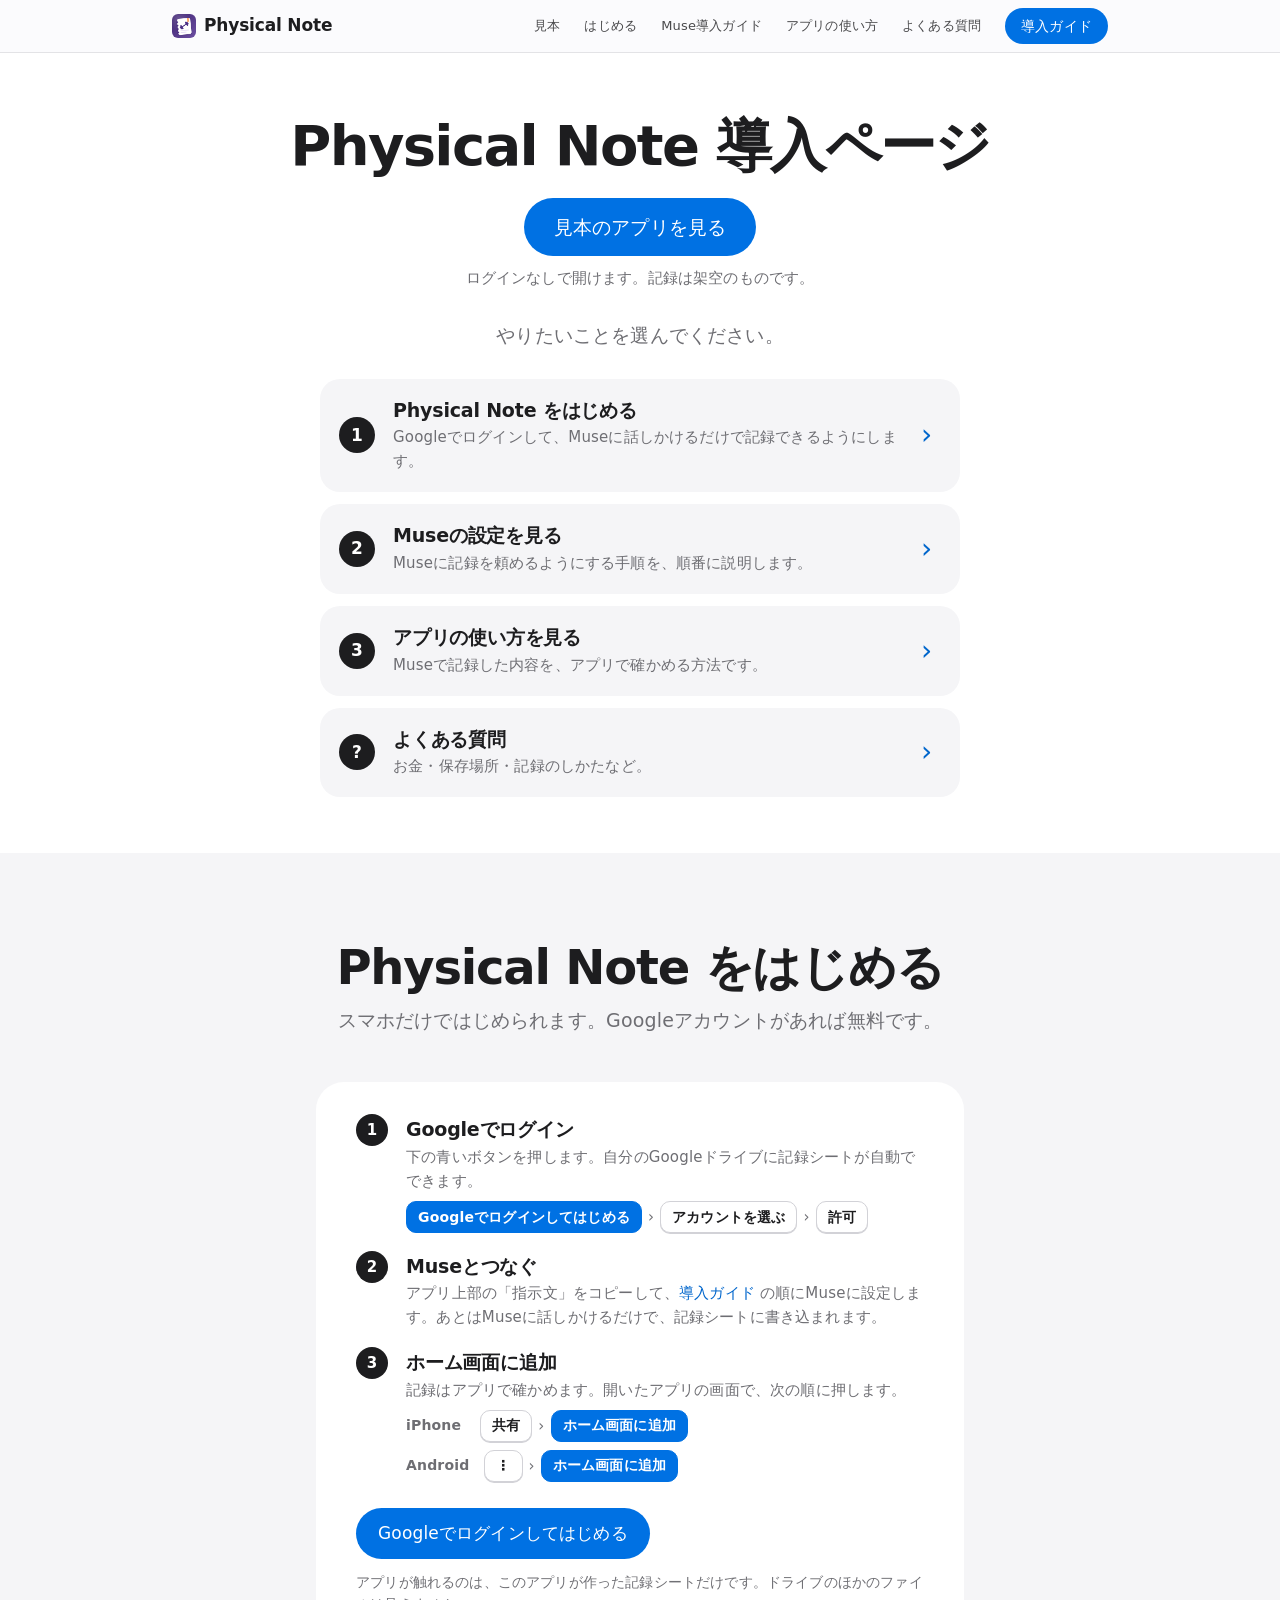
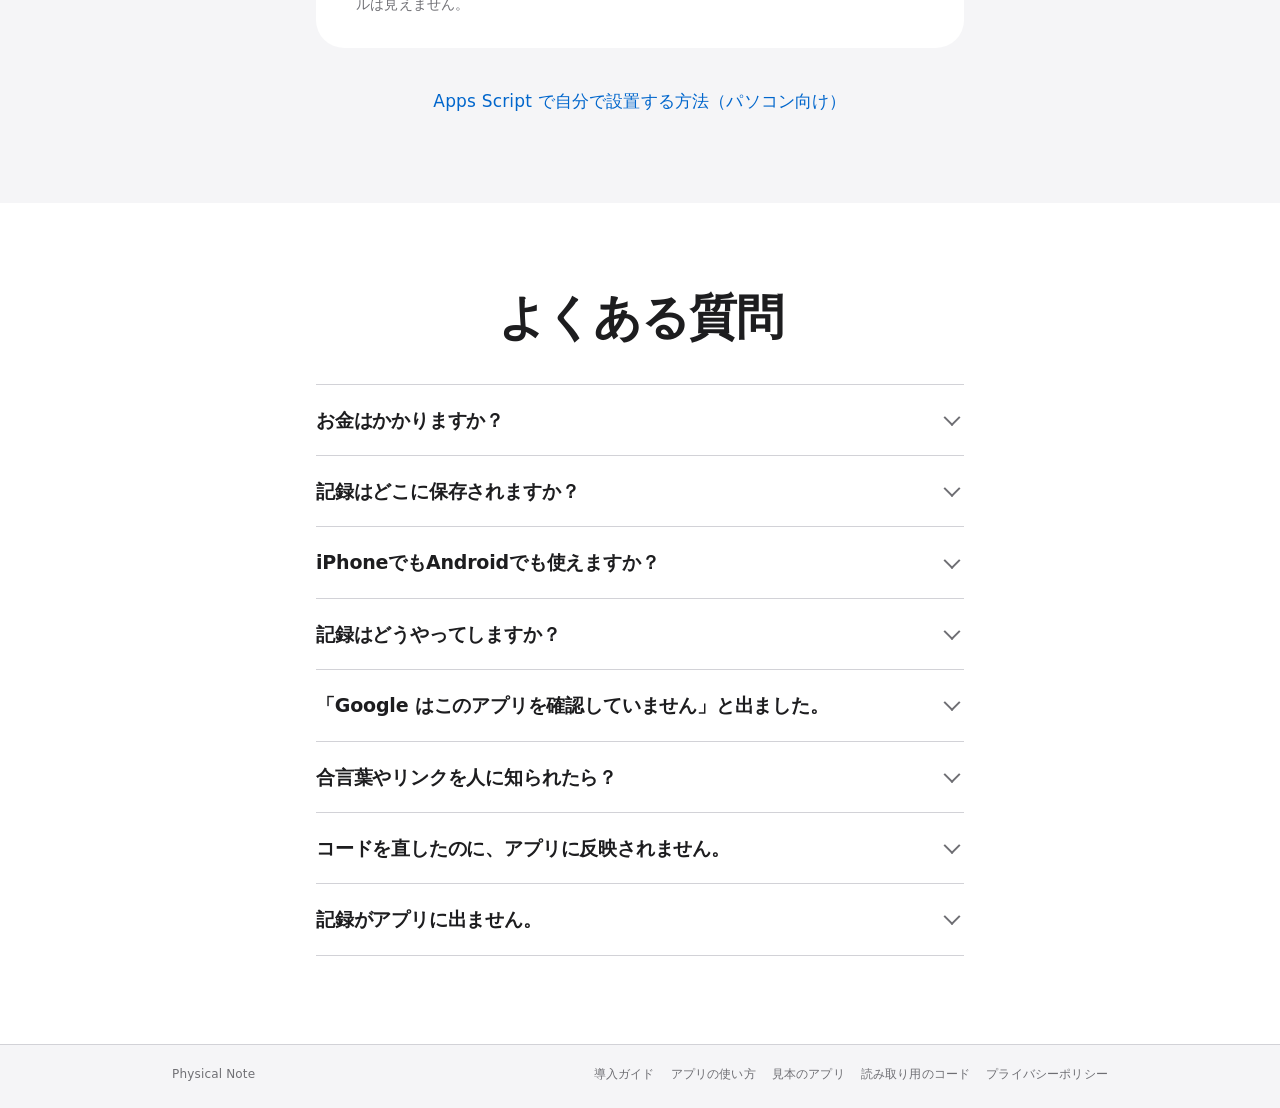
<file: start/index.html>
<!DOCTYPE html>
<html lang="ja">
<head>
<meta charset="utf-8">
<title>Physical Note</title>
<meta name="viewport" content="width=device-width, initial-scale=1, viewport-fit=cover">
<meta name="description" content="食事・体重・トレーニングの記録をスマホで見られる無料のアプリ。記録は自分のGoogleスプレッドシートに残ります。">
<meta name="theme-color" content="#ffffff" media="(prefers-color-scheme: light)">
<meta name="theme-color" content="#000000" media="(prefers-color-scheme: dark)">
<meta name="referrer" content="no-referrer">
<link rel="icon" type="image/png" href="../icon-180.png">
<link rel="apple-touch-icon" href="../icon-180.png">
<style>
:root{
  --ink:#1d1d1f; --sub:#6e6e73; --faint:#707075; --line:#d2d2d7;
  --bg:#fff; --alt:#f5f5f7; --tile:#fff; --field:#fff;
  --blue:#0071e3; --blue-h:#0077ed; --link:#0066cc;
  --p2:#6a4c9c; --ok:#1d8a3a; --ng:#c9341d;
  --nav:rgba(251,251,253,.8); --shadow:0 30px 60px -20px rgba(29,29,31,.28),0 0 0 1px rgba(0,0,0,.04);
  --ease-out:cubic-bezier(.16,1,.3,1);
}
@media (prefers-color-scheme: dark){
  :root:not([data-theme="light"]){
    --ink:#f5f5f7; --sub:#a1a1a6; --faint:#86868b; --line:#424245;
    --bg:#000; --alt:#161617; --tile:#1d1d1f; --field:#1d1d1f;
    --link:#2997ff; --p2:#b9a3e3;
    --nav:rgba(22,22,23,.8); --shadow:0 30px 60px -20px rgba(0,0,0,.7),0 0 0 1px rgba(255,255,255,.08);
  }
}
:root[data-theme="dark"]{
  --ink:#f5f5f7; --sub:#a1a1a6; --faint:#86868b; --line:#424245;
  --bg:#000; --alt:#161617; --tile:#1d1d1f; --field:#1d1d1f;
  --link:#2997ff; --p2:#b9a3e3;
  --nav:rgba(22,22,23,.8); --shadow:0 30px 60px -20px rgba(0,0,0,.7),0 0 0 1px rgba(255,255,255,.08);
}
*{box-sizing:border-box;margin:0;padding:0}
html{-webkit-text-size-adjust:100%;scroll-behavior:smooth;scroll-padding-top:64px}
body{background:var(--bg);color:var(--ink);font:17px/1.6 -apple-system,BlinkMacSystemFont,"SF Pro Text","SF Pro JP","Hiragino Sans","Hiragino Kaku Gothic ProN","Noto Sans JP","Yu Gothic UI",Meiryo,system-ui,sans-serif;letter-spacing:.01em;-webkit-font-smoothing:antialiased}
a{color:var(--link);text-decoration:none}
a:hover{text-decoration:underline}
img{display:block;max-width:100%}
:where(a,button,summary):focus-visible{outline:3px solid color-mix(in srgb,var(--blue) 70%,transparent);outline-offset:3px;border-radius:8px}
.btn:focus-visible{border-radius:980px}
.w{max-width:980px;margin:0 auto;padding:0 22px}
.wn{max-width:692px;margin:0 auto;padding:0 22px}
.nb{display:inline-block}

/* ナビ */
.nav{position:sticky;top:0;z-index:20;background:var(--nav);-webkit-backdrop-filter:saturate(180%) blur(20px);backdrop-filter:saturate(180%) blur(20px);border-bottom:1px solid color-mix(in srgb,var(--line) 60%,transparent)}
.nav .w{display:flex;align-items:center;gap:24px;height:52px}
.brand{display:flex;align-items:center;gap:8px;font-weight:600;font-size:17px;color:var(--ink);letter-spacing:-.01em}
.brand img{width:24px;height:24px;border-radius:6px}
.brand:hover{text-decoration:none}
.nav nav{margin-left:auto;display:flex;gap:24px;font-size:13px}
.nav nav a{color:var(--ink);opacity:.8}
.nav nav a:hover{opacity:1;text-decoration:none}
.nav .cta{font-size:14px;padding:0 16px;min-height:36px;position:relative}
.nav .cta::before{content:"";position:absolute;inset:-4px -2px}
@media (max-width:640px){.nav nav{display:none}.nav .cta{margin-left:auto}}
@media (prefers-reduced-transparency: reduce){.nav{background:var(--bg);-webkit-backdrop-filter:none;backdrop-filter:none}}

/* ボタン */
.btn{display:inline-flex;align-items:center;justify-content:center;gap:6px;background:var(--blue);color:#fff;border:0;border-radius:980px;padding:12px 22px;min-height:44px;font:inherit;font-size:17px;font-weight:500;cursor:pointer;transition:transform .1s ease-out,background-color .15s;-webkit-tap-highlight-color:transparent;text-decoration:none}
.btn:hover{background:var(--blue-h);text-decoration:none}
.btn:active{transform:scale(.97)}
.btn.ghost{background:transparent;color:var(--link);border:1px solid var(--link)}
.btn.ghost:hover{background:color-mix(in srgb,var(--link) 8%,transparent)}
.btn[disabled]{opacity:.4;pointer-events:none}
.demo-cta{display:flex;flex-direction:column;align-items:center;gap:10px;margin:22px 0 30px}
.demo-cta span{color:var(--sub);font-size:15px}
.btn.big{font-size:19px;padding:14px 30px;min-height:52px}
.more{font-size:17px}
.more::after{content:" ›"}

/* ヒーロー（Appleの製品ページのように、名前・ひとこと・ボタン・製品の順） */
.hero{text-align:center;padding:64px 0 0;overflow:hidden}
.hero h1{font-size:clamp(48px,9vw,96px);line-height:1.05;letter-spacing:-.035em;font-weight:600}
.hero .tag{font-size:clamp(21px,3vw,28px);line-height:1.35;font-weight:500;letter-spacing:-.01em;margin-top:10px}
.hero .lead{font-size:clamp(17px,2vw,19px);color:var(--sub);margin-top:10px}
.hero .ctas{display:flex;gap:24px;justify-content:center;align-items:center;flex-wrap:wrap;margin-top:28px}
.phones{display:flex;justify-content:center;align-items:flex-end;gap:clamp(12px,3vw,36px);margin:56px auto 0;padding:0 16px;max-width:980px}
.phone{flex:0 1 270px;border-radius:clamp(26px,4.6vw,44px);padding:clamp(6px,1vw,10px);background:#1d1d1f;box-shadow:var(--shadow)}
.phone img{height:auto;border-radius:clamp(20px,3.8vw,35px);width:100%;aspect-ratio:390/844;object-fit:cover;object-position:top;background:#f7f4fb}
.phone.side{flex-basis:230px;translate:0 28px}
@media (max-width:640px){.phone.side{display:none}.phone{flex-basis:250px}}
.hero-fade{height:56px;background:linear-gradient(transparent,var(--bg));margin-top:-56px;position:relative}
/* 入口：やりたいことを選ぶ */
.hero{padding-bottom:56px}
.hero h1{font-size:clamp(32px,6vw,56px);letter-spacing:-.03em}
.choose{list-style:none;display:grid;gap:12px;max-width:640px;margin:28px auto 0;text-align:left}
.choice{display:grid;grid-template-columns:40px 1fr 20px;gap:14px;align-items:center;background:var(--alt);border-radius:20px;padding:18px 18px;color:var(--ink);border:1px solid transparent;transition:border-color .15s,transform .1s}
.choice:hover{text-decoration:none;border-color:var(--blue)}
.choice:active{transform:scale(.99)}
.choice .cn{width:36px;height:36px;border-radius:50%;background:var(--ink);color:var(--bg);display:grid;place-items:center;font-weight:600}
.choice b{display:block;font-size:19px;letter-spacing:-.01em;line-height:1.35}
.choice .ct>span{display:block;color:var(--sub);font-size:15px;margin-top:2px}
.choice .go{font-size:28px;color:var(--link);line-height:1}
/* 押す順番（ボタンのような形で並べる） */
.path{display:flex!important;flex-wrap:wrap;align-items:center;gap:6px 4px;margin-top:8px;grid-column:2}
.path .k{display:inline-flex;align-items:center;min-height:32px;padding:3px 11px;border-radius:10px;background:var(--bg);border:1px solid var(--line);box-shadow:0 1px 0 var(--line);font-size:14px;font-weight:600;color:var(--ink)}
.path .k.app{background:transparent;border:0;box-shadow:none;color:var(--sub);padding-left:0;min-width:5em}
.path .k.go{background:var(--blue);border-color:var(--blue);color:#fff;box-shadow:none}
.path .ar{color:var(--faint);padding:0 2px}
.path .ar::before{content:"›"}

/* セクション */
section{padding:88px 0}
section.alt{background:var(--alt)}
.h2{font-size:clamp(32px,5vw,48px);line-height:1.1;letter-spacing:-.025em;font-weight:600;text-align:center}
.sub{font-size:clamp(17px,2vw,19px);color:var(--sub);text-align:center;margin:12px auto 0;max-width:34em;line-height:1.5}

/* できること：3つを横に並べるだけ */
.feats{display:grid;grid-template-columns:repeat(3,1fr);gap:40px;margin-top:56px;list-style:none}
@media (max-width:820px){.feats{grid-template-columns:1fr;gap:32px;max-width:420px;margin-inline:auto}}
.feats svg{width:32px;height:32px;color:var(--p2)}
.feats h3{font-size:21px;line-height:1.3;letter-spacing:-.01em;margin-top:14px}
.feats p{color:var(--sub);margin-top:6px}

/* はじめかた */
.steps{list-style:none;margin-top:48px;display:grid;gap:16px}
.step{display:grid;grid-template-columns:44px 1fr;gap:20px;background:var(--tile);border-radius:24px;padding:28px}
.num{width:36px;height:36px;border-radius:50%;background:var(--ink);color:var(--bg);display:grid;place-items:center;font-weight:600;font-size:17px}
.step h3{font-size:21px;line-height:1.35;letter-spacing:-.01em;padding-top:3px}
.step p{color:var(--sub);margin-top:6px}
.step ol{margin:10px 0 0 1.2em;color:var(--sub)}
.step ol li{margin-top:4px}
.step .acts{display:flex;gap:20px;flex-wrap:wrap;align-items:center;margin-top:16px}
.step b{color:var(--ink);font-weight:600}
@media (max-width:560px){.step{grid-template-columns:1fr;gap:12px;padding:24px 22px}}
code{font:15px/1.4 ui-monospace,SFMono-Regular,Menlo,monospace;background:color-mix(in srgb,var(--ink) 7%,transparent);border-radius:6px;padding:1px 6px}
.note{font-size:14px;color:var(--faint);margin-top:12px}
.ico{width:1.1em;height:1.1em;vertical-align:-.18em;margin-right:4px;fill:none;stroke:currentColor;stroke-width:2;stroke-linecap:round;stroke-linejoin:round}

/* 発行フォーム（4つ目の手順の中） */
.form{margin-top:16px}
label{display:block;font-size:14px;font-weight:600;color:var(--sub);margin:16px 0 8px}
label:first-child{margin-top:0}
input[type=text],input[type=url]{width:100%;font:16px/1.4 ui-monospace,SFMono-Regular,Menlo,monospace;padding:13px 16px;border-radius:12px;border:1px solid var(--line);background:var(--field);color:var(--ink);transition:border-color .15s,box-shadow .15s}
input:focus{outline:0;border-color:var(--blue);box-shadow:0 0 0 4px color-mix(in srgb,var(--blue) 22%,transparent)}
.form-acts{margin-top:20px;display:flex;gap:14px;align-items:center;flex-wrap:wrap}
.msg{font-size:15px;min-height:1.5em}
.msg.ok{color:var(--ok)} .msg.ng{color:var(--ng)}
.result{display:none;margin-top:28px;padding-top:28px;border-top:1px solid var(--line)}
.result.on{display:grid;grid-template-columns:180px 1fr;gap:28px;align-items:start}
@media (max-width:640px){.result.on{grid-template-columns:1fr;justify-items:center;text-align:center}}
.qr{width:180px;height:180px;background:#fff;border-radius:18px;padding:12px;display:grid;place-items:center;box-shadow:0 0 0 1px var(--line)}
.qr svg{width:156px;height:156px;display:block}
.result h3{font-size:21px;padding-top:0}
.linkbox{margin-top:14px;font:13px/1.5 ui-monospace,Menlo,monospace;color:var(--sub);word-break:break-all;background:var(--alt);border-radius:12px;padding:10px 12px;text-align:left}
.result .form-acts{margin-top:16px}
@media (max-width:640px){.result .form-acts{justify-content:center}}

/* よくある質問 */
.faq{margin-top:40px;border-top:1px solid var(--line)}
.faq details{border-bottom:1px solid var(--line)}
.faq summary{list-style:none;cursor:pointer;padding:20px 36px 20px 0;font-size:19px;font-weight:600;position:relative;letter-spacing:-.01em}
.faq summary::-webkit-details-marker{display:none}
.faq summary::after{content:"";position:absolute;right:6px;top:50%;width:10px;height:10px;border-right:2px solid var(--sub);border-bottom:2px solid var(--sub);transform:translateY(-70%) rotate(45deg);transition:transform .25s var(--ease-out)}
.faq details[open] summary::after{transform:translateY(-30%) rotate(-135deg)}
.faq details>div{color:var(--sub);padding:0 0 22px}
.faq details>div p+p{margin-top:8px}
.prompt{margin-top:12px;white-space:pre-wrap;font:14px/1.6 ui-monospace,SFMono-Regular,Menlo,monospace;background:var(--bg);color:var(--ink);border-radius:14px;padding:16px;max-height:220px;overflow:auto}
.faq .acts{margin-top:14px}

footer{background:var(--alt);color:var(--faint);font-size:12px;padding:20px 0 calc(24px + env(safe-area-inset-bottom));border-top:1px solid var(--line)}
footer .w{display:flex;gap:16px;flex-wrap:wrap;justify-content:space-between}
footer a{color:var(--sub)}
footer span a+a{margin-left:16px}

/* スクロールで静かに出る（Appleと同じくらい控えめに） */
.rv{opacity:0;transform:translateY(20px);transition:opacity .8s var(--ease-out),transform .8s var(--ease-out);transition-delay:var(--d,0ms)}
.rv.in{opacity:1;transform:none}
.phone.side.rv{transform:translateY(40px)}
.phone.side.rv.in{transform:none}
@media (prefers-reduced-motion: reduce){html{scroll-behavior:auto}.rv,.phone.side.rv{opacity:1;transform:none;transition:none}}
.toast{position:fixed;left:50%;bottom:calc(24px + env(safe-area-inset-bottom));transform:translate(-50%,20px);opacity:0;background:var(--ink);color:var(--bg);font-size:15px;padding:10px 18px;border-radius:980px;transition:opacity .2s,transform .3s var(--ease-out);pointer-events:none;z-index:30}
.toast.on{opacity:1;transform:translate(-50%,0)}
.loginway{background:var(--tile);border-radius:28px;padding:32px clamp(22px,5vw,40px);margin-top:48px;text-align:left}
section:not(.alt) .loginway{background:var(--alt)}
.lsteps{list-style:none;counter-reset:l;display:grid;gap:18px}
.lsteps li{counter-increment:l;display:grid;grid-template-columns:36px 1fr;column-gap:14px}
.lsteps li>*{grid-column:2}
.lsteps li::before{content:counter(l);grid-column:1;grid-row:1 / span 4;align-self:start;width:32px;height:32px;border-radius:50%;background:var(--ink);color:var(--bg);display:grid;place-items:center;font-weight:700;font-size:15px}
.lsteps b{font-size:19px;letter-spacing:-.01em}
.lsteps span{color:var(--sub);font-size:15px}
.loginway .acts{margin-top:26px}
.manual{margin-top:40px}
.manual>summary{cursor:pointer;color:var(--link);font-size:17px;text-align:center;list-style:none}
.manual>summary::-webkit-details-marker{display:none}
.nologin .manual>summary{display:none}
.nologin .manual{margin-top:0}
</style>
</head>
<body>

<header class="nav">
  <div class="w">
    <a class="brand" href="#top"><img src="../icon-180.png" alt="">Physical Note</a>
    <nav aria-label="ページ内">
      <a href="../app/?demo">見本</a>
      <a href="#setup">はじめる</a>
      <a href="guide.html">Muse導入ガイド</a>
      <a href="features.html">アプリの使い方</a>
      <a href="#faq">よくある質問</a>
    </nav>
    <a class="btn cta" href="guide.html">導入ガイド</a>
  </div>
</header>

<main id="top">
  <div class="hero">
    <div class="w">
      <h1><span class="nb">Physical Note</span> <span class="nb">導入ページ</span></h1>
      <div class="demo-cta"><a class="btn big" href="../app/?demo">見本のアプリを見る</a><span>ログインなしで開けます。<span class="nb">記録は架空のものです。</span></span></div>
      <p class="lead">やりたいことを選んでください。</p>
    </div>
    <div class="w">
      <ul class="choose">
        <li><a class="choice" href="#setup">
          <span class="cn">1</span>
          <span class="ct"><b><span class="nb">Physical Note</span> <span class="nb">をはじめる</span></b><span>Googleでログインして、Museに話しかけるだけで記録できるようにします。</span></span>
          <span class="go" aria-hidden="true">›</span></a></li>
        <li><a class="choice" href="guide.html">
          <span class="cn">2</span>
          <span class="ct"><b>Museの設定を見る</b><span>Museに記録を頼めるようにする手順を、順番に説明します。</span></span>
          <span class="go" aria-hidden="true">›</span></a></li>
        <li><a class="choice" href="features.html">
          <span class="cn">3</span>
          <span class="ct"><b>アプリの使い方を見る</b><span>Museで記録した内容を、アプリで確かめる方法です。</span></span>
          <span class="go" aria-hidden="true">›</span></a></li>
        <li><a class="choice" href="#faq">
          <span class="cn">?</span>
          <span class="ct"><b>よくある質問</b><span>お金・保存場所・記録のしかたなど。</span></span>
          <span class="go" aria-hidden="true">›</span></a></li>
      </ul>
    </div>
  </div>

  <section class="alt" id="setup">
    <div class="wn">
      <h2 class="h2 rv"><span class="nb">Physical Note</span> <span class="nb">をはじめる</span></h2>
      <p class="sub rv" id="setupSub">パソコンで10分ほどです。Googleアカウントがあれば無料で使えます。</p>
      <div class="loginway rv" id="loginWay" hidden>
        <ol class="lsteps">
          <li><b>Googleでログイン</b><span>下の青いボタンを押します。自分のGoogleドライブに記録シートが自動でできます。</span>
            <span class="path" aria-label="押す順番"><span class="k go">Googleでログインしてはじめる</span><span class="ar" aria-hidden="true"></span><span class="k">アカウントを選ぶ</span><span class="ar" aria-hidden="true"></span><span class="k">許可</span></span></li>
          <li><b>Museとつなぐ</b><span>アプリ上部の「指示文」をコピーして、<a href="guide.html">導入ガイド</a> の順にMuseに設定します。あとはMuseに話しかけるだけで、記録シートに書き込まれます。</span></li>
          <li><b>ホーム画面に追加</b><span>記録はアプリで確かめます。開いたアプリの画面で、次の順に押します。</span>
            <span class="path" aria-label="iPhoneで押す順番"><span class="k app">iPhone</span><span class="k">共有</span><span class="ar" aria-hidden="true"></span><span class="k go">ホーム画面に追加</span></span>
            <span class="path" aria-label="Androidで押す順番"><span class="k app">Android</span><span class="k">⋮</span><span class="ar" aria-hidden="true"></span><span class="k go">ホーム画面に追加</span></span></li>
        </ol>
        <div class="acts"><a class="btn" href="../app/?openExternalBrowser=1">Googleでログインしてはじめる</a></div>
        <p class="note">アプリが触れるのは、このアプリが作った記録シートだけです。ドライブのほかのファイルは見えません。</p>
      </div>
      <details class="manual" id="manualWay" open>
      <summary>Apps Script で自分で設置する方法（パソコン向け）</summary>
      <ol class="steps">
        <li class="step rv">
          <div class="num">1</div>
          <div>
            <h3>記録シートをコピーする</h3>
            <p>空の記録シートを、自分のGoogleドライブにコピーします。</p>
            <div class="acts"><a class="btn" id="copyBtn" href="#" target="_blank" rel="noopener">シートをコピー</a></div>
            <p class="note">「コピーを作成」の画面が開きます。名前はそのままで大丈夫です。</p>
          </div>
        </li>
        <li class="step rv">
          <div class="num">2</div>
          <div>
            <h3>読み取り用のコードを貼る</h3>
            <ol>
              <li>コピーしたシートで <b>拡張機能 → Apps Script</b> を開く</li>
              <li>最初からある中身を消して、コードを貼り付ける</li>
              <li><svg class="ico" viewBox="0 0 24 24" aria-hidden="true"><path d="M5 3h11l5 5v11a2 2 0 0 1-2 2H5a2 2 0 0 1-2-2V5a2 2 0 0 1 2-2z"/><path d="M7 3v6h8V3M7 21v-7h10v7"/></svg><b>保存</b>を押す</li>
            </ol>
            <div class="acts"><button class="btn" id="codeBtn" type="button">コードをコピー</button><a class="more" href="../setup/physical-note.gs" target="_blank" rel="noopener">中身を見る</a></div>
          </div>
        </li>
        <li class="step rv">
          <div class="num">3</div>
          <div>
            <h3>ウェブアプリとして公開する</h3>
            <ol>
              <li><b>デプロイ → 新しいデプロイ</b></li>
              <li><svg class="ico" viewBox="0 0 24 24" aria-hidden="true"><circle cx="12" cy="12" r="3"/><path d="M12 2v3M12 19v3M2 12h3M19 12h3M4.9 4.9l2.1 2.1M17 17l2.1 2.1M4.9 19.1L7 17M17 7l2.1-2.1"/></svg>歯車から種類を <b>ウェブアプリ</b> に</li>
              <li>実行するユーザー：<b>自分</b>　アクセスできるユーザー：<b>全員</b></li>
              <li><b>デプロイ</b> を押して、自分のアカウントで許可する</li>
            </ol>
            <p class="note">「Google はこのアプリを確認していません」と出たら、「詳細」→「（安全ではないページ）に移動」で進めます。最後に出る <code>/exec</code> で終わるURLを使います。</p>
          </div>
        </li>
        <li class="step rv" id="issue">
          <div class="num">4</div>
          <div>
            <h3>アプリを発行する</h3>
            <p>シートを開き直して、メニューの <b>Physical Note → アプリとつなぐ</b> を押すと、URLと合言葉が入った状態でここに戻ってきます。</p>
            <form class="form" id="issueForm" autocomplete="off">
              <label for="apiIn">ウェブアプリのURL</label>
              <input id="apiIn" type="url" inputmode="url" placeholder="https://script.google.com/macros/s/…/exec" autocapitalize="off" autocorrect="off" spellcheck="false">
              <label for="keyIn">合言葉</label>
              <input id="keyIn" type="text" placeholder="xxxx-xxxx-xxxx-xxxx" autocapitalize="off" autocorrect="off" spellcheck="false">
              <div class="form-acts">
                <button class="btn" type="submit" id="issueBtn">発行する</button>
                <span class="msg" id="msg" role="status" aria-live="polite"></span>
              </div>
              <div class="result" id="result">
                <div class="qr" id="qr" aria-label="接続リンクのQRコード"></div>
                <div>
                  <h3>発行できました</h3>
                  <p>スマホでQRコードを読み取って開き、<b>共有 → ホーム画面に追加</b>（Androidは ⋮ → ホーム画面に追加）を押します。</p>
                  <p>ホーム画面から初めて開いたときは、この接続リンクを貼り付けてください。</p>
                  <div class="linkbox" id="linkBox"></div>
                  <div class="form-acts">
                    <button class="btn" type="button" id="copyLink">リンクをコピー</button>
                    <a class="more" id="openLink" href="#" target="_blank" rel="noopener">このパソコンで開く</a>
                  </div>
                  <p class="note">リンクには合言葉が入っています。ほかの人には教えないでください。</p>
                </div>
              </div>
            </form>
          </div>
        </li>
      </ol>
      </details>
    </div>
  </section>

  <section id="faq">
    <div class="wn">
      <h2 class="h2 rv">よくある質問</h2>
      <div class="faq rv">
        <details><summary>お金はかかりますか？</summary><div><p>かかりません。Googleスプレッドシート、Apps Script、このアプリはすべて無料です。</p></div></details>
        <details><summary>記録はどこに保存されますか？</summary><div><p>自分のGoogleドライブにあるスプレッドシートだけです。アプリはシートを直接読みに行くので、間にほかのサーバーはありません。読めるのは、自分のGoogleアカウントでログインしたとき（または自分だけが知っている合言葉があるとき）だけです。</p></div></details>
        <details><summary>iPhoneでもAndroidでも使えますか？</summary><div><p>どちらでも使えます。ブラウザで開いてホーム画面に追加すると、アプリとして使えます。パソコンでも見られます。</p></div></details>
        <details><summary>記録はどうやってしますか？</summary><div><p>Museに「朝の体重は68.5kg」「昼にカレーを食べた」のように話しかけると、Museが記録シートに書き込みます。<a href="guide.html">導入ガイド</a>の順に、最初に1回だけ設定します。</p><p>記録シートは、Googleスプレッドシートのアプリで直接書き直すこともできます。行の追加や取り消しのルールはシートの「使い方」タブにあります。見出しや列の順番は変えないでください。</p></div></details>
        <details><summary>「Google はこのアプリを確認していません」と出ました。</summary><div><p>自分で貼り付けたコードを初めて動かすときに出る画面です。「詳細」→「（安全ではないページ）に移動」→「許可」で進めてください。コードはシートを読むだけで、書き換えや外への送信はしません。</p></div></details>
        <details><summary>合言葉やリンクを人に知られたら？</summary><div><p>シートのメニュー <b>Physical Note → 合言葉を作り直す</b> で変えられます。古いリンクは使えなくなるので、新しいリンクでアプリを開き直してください。</p></div></details>
        <details><summary>コードを直したのに、アプリに反映されません。</summary><div><p>Apps Script で <b>デプロイ → デプロイを管理 → 鉛筆 → バージョン：新バージョン → デプロイ</b> にすると、URLを変えずに反映できます。</p></div></details>
        <details><summary>記録がアプリに出ません。</summary><div><p>日付が「2026-10-26」の形で入っているか、見出しや列の順番が変わっていないかを確かめてください。アプリは画面を下に引っ張ると読み込み直せます。</p></div></details>
      </div>
    </div>
  </section>
</main>

<footer>
  <div class="w">
    <span>Physical Note</span>
    <span><a href="guide.html">導入ガイド</a><a href="features.html">アプリの使い方</a><a href="../app/?demo">見本のアプリ</a><a href="../setup/physical-note.gs" target="_blank" rel="noopener">読み取り用のコード</a><a href="privacy.html">プライバシーポリシー</a></span>
  </div>
</footer>
<div class="toast" id="toast" role="status" aria-live="polite"></div>

<script src="qrcode.js"></script>
<script>
// コピーしてもらう記録シート（見出しだけの空のシート）
const TEMPLATE_ID='1ZHexd7e-ptnQTPAuvt2wNOPoO-Uw_cTVHhsFFYPEi2U';
// Googleログインではじめる方式（app/ の GCLIENT を設定したら true にする）
const LOGIN_READY=true;
const APP_URL=new URL('../app/',location.href).href;
const API_RE=/^https:\/\/script\.google\.com\/(?:a\/macros\/[\w.-]+|macros)\/s\/[\w-]+\/exec$/;
const $=id=>document.getElementById(id);

if(LOGIN_READY){$('loginWay').hidden=false;$('manualWay').open=false;$('setupSub').textContent='スマホだけではじめられます。Googleアカウントがあれば無料です。';}
else document.documentElement.classList.add('nologin');
$('copyBtn').href='https://docs.google.com/spreadsheets/d/'+TEMPLATE_ID+'/copy';

let toastT;
function toast(t){const e=$('toast');e.textContent=t;e.classList.add('on');clearTimeout(toastT);toastT=setTimeout(()=>e.classList.remove('on'),1800);}
async function copyText(t,done){
  try{await navigator.clipboard.writeText(t);}
  catch(_){const a=document.createElement('textarea');a.value=t;a.style.position='fixed';a.style.opacity='0';document.body.appendChild(a);a.select();try{document.execCommand('copy');}catch(_){}a.remove();}
  toast(done);
}

// 読み取り用のコードをコピー
let codeText=null;
fetch('../setup/physical-note.gs',{cache:'no-cache'}).then(r=>r.ok?r.text():null).then(t=>{codeText=t;}).catch(()=>{});
$('codeBtn').addEventListener('click',async()=>{
  if(!codeText){try{codeText=await (await fetch('../setup/physical-note.gs',{cache:'no-cache'})).text();}catch(_){toast('読み込めませんでした。「中身を見る」から全部コピーしてください');return;}}
  copyText(codeText,'コードをコピーしました');
});

// 発行：つながるか確かめてから、接続リンクとQRコードを出す
function linkOf(api,k){return APP_URL+'#api='+encodeURIComponent(api)+'&k='+encodeURIComponent(k);}
function setMsg(t,cls){const m=$('msg');m.textContent=t;m.className='msg'+(cls?' '+cls:'');}
$('issueForm').addEventListener('submit',async e=>{
  e.preventDefault();
  const api=$('apiIn').value.trim(),k=$('keyIn').value.trim();
  $('result').classList.remove('on');
  if(!API_RE.test(api)){setMsg('URLは https://script.google.com/macros/s/…/exec の形で貼り付けてください。','ng');$('apiIn').focus();return;}
  if(!k){setMsg('合言葉を貼り付けてください。','ng');$('keyIn').focus();return;}
  const btn=$('issueBtn');btn.disabled=true;setMsg('つないでいます…');
  try{
    const now=new Date(),ym=now.getFullYear()+'-'+('0'+(now.getMonth()+1)).slice(-2);
    const res=await fetch(api+'?k='+encodeURIComponent(k)+'&ym='+ym,{cache:'no-store'});
    const d=JSON.parse(await res.text());
    if(d.error==='unauthorized')throw new Error('合言葉が違うようです。シートのメニュー「Physical Note → アプリとつなぐ」で確かめてください。');
    if(d.error)throw new Error('シートを読めませんでした（'+d.error+'）。タブの名前や見出しが変わっていないか確かめてください。');
    const n=(d.meals||[]).length+(d.weights||[]).length+(d.training||[]).length;
    setMsg('つながりました'+(n?'。今月の記録 '+n+' 件を読み込めました。':'。'),'ok');
    showResult(linkOf(api,k));
  }catch(err){
    const m=err&&err.message||'';
    setMsg(/JSON|Unexpected|Failed to fetch|NetworkError|Load failed/.test(m)
      ?'読み取り口から返事がありません。デプロイで「アクセスできるユーザー：全員」になっているか、URLが /exec で終わるかを確かめてください。'
      :m,'ng');
  }finally{btn.disabled=false;}
});
function showResult(link){
  $('linkBox').textContent=link;$('openLink').href=link;
  const q=$('qr');q.textContent='';
  try{const c=qrcode(0,'M');c.addData(link);c.make();q.innerHTML=c.createSvgTag({cellSize:4,margin:0,scalable:true});}
  catch(_){q.textContent='QRコードを表示できませんでした。リンクをスマホに送って開いてください。';}
  $('result').classList.add('on');
  $('copyLink').onclick=()=>copyText(link,'接続リンクをコピーしました');
}

// シートの「アプリとつなぐ」から来たとき：URLと合言葉を入れておく
(function fromSheet(){
  const h=location.hash;if(!/^#issue/.test(h))return;
  const get=n=>{const m=h.match(new RegExp('[#&]'+n+'=([^&]+)'));try{return m?decodeURIComponent(m[1]):'';}catch(_){return '';}};
  const api=get('api'),k=get('k');
  if(api)$('apiIn').value=api;if(k)$('keyIn').value=k;
  history.replaceState(null,'',location.pathname+'#issue');
  if(api&&k)setTimeout(()=>$('issueForm').requestSubmit(),300);
  else if(k)$('apiIn').focus();
})();

// スクロールで静かに現れる
(function(){
  const els=document.querySelectorAll('.rv');
  if(!('IntersectionObserver' in window)||matchMedia('(prefers-reduced-motion: reduce)').matches){els.forEach(e=>e.classList.add('in'));return;}
  const io=new IntersectionObserver(es=>es.forEach(e=>{if(e.isIntersecting){const t=e.target;t.classList.add('in');io.unobserve(t);setTimeout(()=>{t.style.removeProperty('--d');t.classList.add('done');},1400);}}),{rootMargin:'0px 0px -8% 0px'});
  // 並んでいるものは、少しずつずらして出す
  els.forEach(e=>{const sib=[...e.parentElement.children].filter(c=>c.classList.contains('rv'));const i=sib.indexOf(e);if(i>0)e.style.setProperty('--d',Math.min(i,4)*90+'ms');io.observe(e);});
})();
</script>
</body>
</html>
</file>
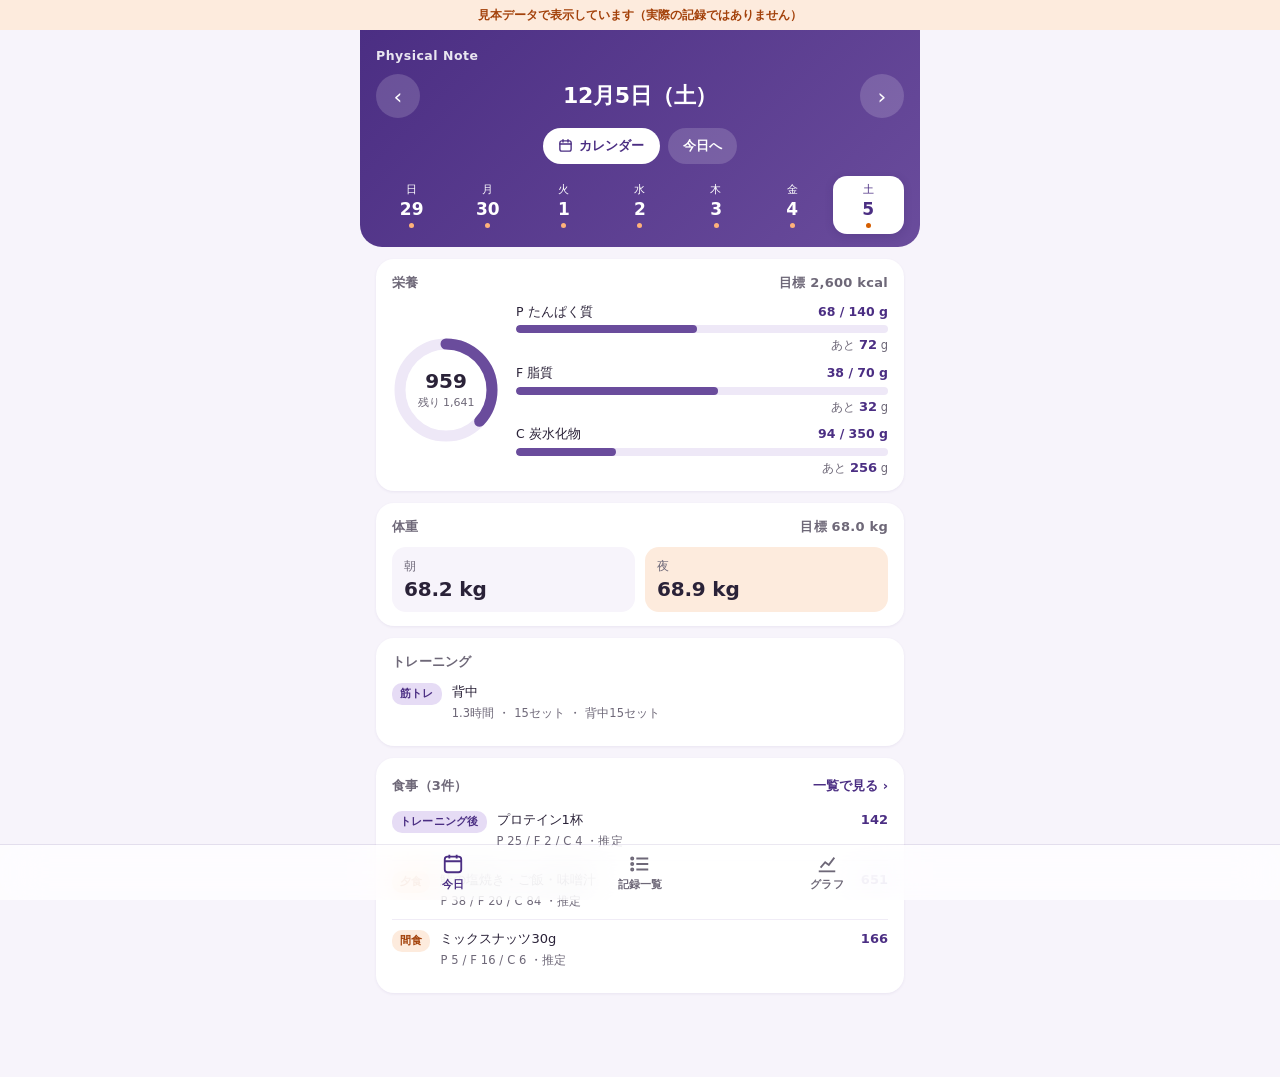
<file: demo.html>
<!DOCTYPE html>
<html lang="ja">
<head>
<meta charset="utf-8">
<title>Physical Note（見本）</title>
<meta name="viewport" content="width=device-width, initial-scale=1, viewport-fit=cover">
<meta name="apple-mobile-web-app-capable" content="yes">
<meta name="mobile-web-app-capable" content="yes">
<meta name="apple-mobile-web-app-status-bar-style" content="black-translucent">
<meta name="apple-mobile-web-app-title" content="Physical Note">
<meta name="theme-color" content="#4b2e83">
<meta name="referrer" content="no-referrer">
<link rel="preconnect" href="https://script.google.com" crossorigin>
<link rel="preconnect" href="https://script.googleusercontent.com" crossorigin>
<link rel="apple-touch-icon" href="icon-180.png">
<link rel="icon" type="image/png" href="icon-180.png">
<style>
:root{
  --ink:#2a2238; --sub:#6e6878; --line:#f0ecf6; --bg:#f7f4fb; --card:#fff;
  --p900:#2e1b57; --p800:#4b2e83; --p600:#6a4c9c; --p400:#9a82c4; --p200:#e6dcf5; --p100:#eee8f7;
  --o700:#a3410a; --o500:#d55e00; --o100:#fdebdd; --b700:#0b4f80; --b100:#dcebf7; --y700:#7a5200; --y100:#fff3cf;
}
*{box-sizing:border-box;margin:0;padding:0;-webkit-tap-highlight-color:transparent}
html{-webkit-text-size-adjust:100%;background:var(--bg);overscroll-behavior-y:none}
body{background:var(--bg);color:var(--ink);font:15px/1.5 -apple-system,BlinkMacSystemFont,"Hiragino Sans","Hiragino Kaku Gothic ProN","Noto Sans JP","Yu Gothic UI",Meiryo,system-ui,sans-serif;padding-bottom:calc(78px + env(safe-area-inset-bottom))}
button{font:inherit;border:0;background:none;color:inherit;cursor:pointer;touch-action:manipulation;-webkit-user-select:none;user-select:none;transition:transform .1s ease-out,background-color .1s ease-out}
button:active{transform:scale(.96)}
button:disabled{opacity:.35;transform:none;cursor:default}
.num{font-variant-numeric:tabular-nums}
.wrap{max-width:560px;margin:0 auto}

/* ヘッダー */
.top{background:linear-gradient(135deg,var(--p800),var(--p600));color:#fff;padding:calc(10px + env(safe-area-inset-top)) 16px 14px;border-radius:0 0 22px 22px}
.trow{display:flex;justify-content:space-between;align-items:center;min-height:32px}
.trow .t{font-size:12.5px;font-weight:600;opacity:.88;letter-spacing:.04em}
.datebar{display:flex;align-items:center;justify-content:space-between;margin-top:2px}
.datebar .d,.mhead .m{font-size:22px;font-weight:700;line-height:1.2;letter-spacing:-.01em;font-feature-settings:"palt"}
.round{width:44px;height:44px;border-radius:50%;background:rgba(255,255,255,.16);font-size:22px;display:flex;align-items:center;justify-content:center;color:#fff}
.round:active{background:rgba(255,255,255,.34)}
.chips{display:flex;gap:8px;justify-content:center;margin-top:10px}
.chip{padding:8px 15px;border-radius:18px;font-size:13px;font-weight:700;letter-spacing:.01em;display:inline-flex;align-items:center;gap:6px}
.chip.w{background:#fff;color:var(--p800)}
.chip.w:active{background:var(--p200)}
.chip.g{background:rgba(255,255,255,.16);color:#fff}
.chip.g:active{background:rgba(255,255,255,.34)}
.week{position:relative;margin-top:12px}
.wsel{position:absolute;top:0;left:0;height:100%;border-radius:14px;background:#fff;will-change:transform;box-shadow:0 2px 8px rgba(46,27,87,.18)}
.wbtns{position:relative;display:flex;justify-content:space-between}
.wbtns button{width:13.5%;text-align:center;font-size:11px;padding:6px 0 5px;border-radius:14px;color:#fff;letter-spacing:.02em}
.wbtns button b{display:block;font-size:17px;line-height:1.25;margin-top:1px;letter-spacing:0}
.wbtns button.sel{color:var(--p800)}
.wbtns button.tdy:not(.sel) b{text-decoration:underline;text-underline-offset:3px}
.wbtns i{display:block;width:5px;height:5px;border-radius:50%;margin:3px auto 0}
.wbtns i.on{background:#ffb27a}
.wbtns .sel i.on{background:var(--o500)}
.mhead{display:flex;justify-content:space-between;align-items:center;margin-top:4px}
.mhead .ctl{display:flex;gap:8px}

/* 横スワイプでめくる領域 */
.pager{position:relative;overflow:hidden;touch-action:pan-y;padding-bottom:6px}
.pane{will-change:transform}
.ghost{position:absolute;top:0;left:0;width:100%;pointer-events:none}

/* カード */
.card{background:var(--card);border-radius:18px;margin:12px 16px 0;padding:14px 16px;box-shadow:0 1px 3px rgba(75,46,131,.08)}
.card h3{font-size:13px;color:var(--sub);margin-bottom:10px;display:flex;justify-content:space-between;align-items:center;font-weight:700;letter-spacing:.02em}
.card h3 .a{color:var(--p800);font-weight:700;padding:4px 0 4px 10px}
.kc{display:flex;align-items:center;gap:16px}
.pfc{flex:1;font-size:12.5px}
.pfc .l{display:flex;justify-content:space-between;margin-top:9px}
.pfc .l:first-child{margin-top:0}
.pfc .l b{color:var(--p800)}
.bar{height:8px;border-radius:4px;background:var(--p100);overflow:hidden;margin-top:4px}
.bar span{display:block;height:100%;width:0;background:var(--p600);border-radius:4px;transition:width .45s cubic-bezier(.2,.8,.2,1),background-color .2s}
.bar span.over{background:var(--o500)}
.pfc .rest{font-size:11.5px;color:var(--sub);text-align:right;margin-top:2px;min-height:1.4em}
.pfc .rest b{color:var(--p800);font-size:13px}
.pfc .rest.over,.pfc .rest.over b{color:var(--o700)}
.pfc .rest.done{color:var(--p600);font-weight:700}
.note{font-size:11.5px;color:var(--sub);margin-top:10px;letter-spacing:.01em}
.note:empty{display:none}
.wt{display:flex;gap:10px}
.wt div{flex:1;border-radius:14px;padding:10px 12px;font-size:12px;color:var(--sub)}
.wt div b{display:block;font-size:20px;line-height:1.25;color:var(--ink);margin-top:2px;letter-spacing:-.01em}
.am{background:var(--bg)} .pm{background:var(--o100)}
.item{display:flex;gap:10px;padding:10px 0;border-top:1px solid var(--line);font-size:13px;line-height:1.45;align-items:flex-start}
.item:first-child{border-top:none;padding-top:2px}
.item .body{flex:1;min-width:0;overflow-wrap:anywhere}
.item small{display:block;color:var(--sub);font-size:11.5px;margin-top:3px;letter-spacing:.01em}
.item .k{font-weight:700;color:var(--p800);white-space:nowrap}
.tag{flex:none;font-size:11px;font-weight:700;padding:3px 8px;border-radius:10px;background:var(--o100);color:var(--o700);letter-spacing:.02em}
.tag.p{background:var(--p200);color:var(--p800)} .tag.b{background:var(--b100);color:var(--b700)} .tag.y{background:var(--y100);color:var(--y700)}
.empty{color:var(--sub);font-size:13px;padding:4px 0}
.kv{display:flex;justify-content:space-between;padding:9px 0;border-top:1px solid var(--line);font-size:13px}
.kv:first-child{border-top:none;padding-top:2px}
.kv b{color:var(--p800)}
.loading .card{opacity:.55}

/* 下のナビ（半透明） */
.nav{position:fixed;left:0;right:0;bottom:0;z-index:20;display:flex;padding-bottom:env(safe-area-inset-bottom);background:rgba(255,255,255,.72);-webkit-backdrop-filter:blur(20px) saturate(180%);backdrop-filter:blur(20px) saturate(180%);box-shadow:0 -.5px 0 rgba(75,46,131,.22)}
.nav{justify-content:center}
.nav button{flex:1;max-width:187px;padding:8px 0 7px;font-size:11px;font-weight:600;color:var(--sub);letter-spacing:.02em}
.nav button:active{transform:scale(.92)}
.nav button svg{display:block;margin:0 auto 2px}
.nav button.on{color:var(--p800);font-weight:700}

/* 記録一覧のタブ */
.tabs{display:flex;flex-wrap:wrap;gap:7px;padding:12px 16px 0}
.tabs button{font-size:13px;padding:8px 13px;border-radius:18px;background:#fff;color:var(--p800);border:1px solid #d9cfe9;font-weight:700}
.tabs button:active{background:var(--p100)}
.tabs button.on{background:var(--p800);color:#fff;border-color:var(--p800)}
.sortbar{display:flex;justify-content:flex-end;padding:10px 16px 0}
.sortbar button{min-width:8.5em;text-align:center;font-size:13px;padding:7px 12px;border-radius:16px;background:#fff;color:var(--p800);border:1px solid #d9cfe9;font-weight:700}
.sortbar button:active{background:var(--p100)}
.sortbar button.off{visibility:hidden}

/* カレンダー（下から出るシート） */
.dim{position:fixed;inset:0;background:rgba(30,20,50,.38);z-index:30;opacity:0;pointer-events:none}
.dim.on{pointer-events:auto}
.sheet{position:fixed;left:0;right:0;bottom:-40px;max-width:560px;margin:0 auto;z-index:31;background:#fff;border-radius:24px 24px 0 0;padding:0 18px calc(58px + env(safe-area-inset-bottom));box-shadow:0 -8px 30px rgba(46,27,87,.18);transform:translate3d(0,120%,0);visibility:hidden;touch-action:none}
.grab{padding:8px 0 12px}
.grab i{display:block;width:40px;height:5px;border-radius:3px;background:#d9cfe9;margin:0 auto}
.srow{display:flex;justify-content:space-between;align-items:center}
.srow b{font-size:17px;letter-spacing:-.01em}
.srow .chip{background:var(--bg);color:var(--p800)}
.srow .chip:active{background:var(--p200)}
.months{display:flex;flex-wrap:wrap;gap:6px;margin:10px 0 8px}
.months button{font-size:12.5px;padding:6px 10px;border-radius:13px;background:var(--bg);color:var(--p800)}
.months button.on{background:var(--p600);color:#fff;font-weight:700}
#calBox{touch-action:none;padding-bottom:0}
.cal{width:100%;border-collapse:collapse;table-layout:fixed}
.cal th{font-size:11px;color:var(--sub);font-weight:500;padding:4px 0}
.cal td{text-align:center;padding:1px 0;height:48px;vertical-align:top}
.cal td button{width:44px;height:46px;border-radius:23px;font-size:15px;display:inline-flex;flex-direction:column;align-items:center;justify-content:center}
.cal td button span{width:36px;height:36px;line-height:36px;border-radius:50%;display:block}
.cal td.sel button span{background:var(--p600);color:#fff;font-weight:700}
.cal td.tdy:not(.sel) button span{box-shadow:inset 0 0 0 2px var(--o500);color:var(--o700);font-weight:700}
.cal td i{display:block;width:5px;height:5px;border-radius:50%;margin-top:1px}
.cal td i.on{background:var(--o500)}
.legend{font-size:11.5px;color:var(--sub);margin-top:4px}
.legend span{display:inline-block;width:6px;height:6px;border-radius:50%;background:var(--o500);vertical-align:middle;margin-right:4px}

/* 読み込み表示とエラー */
body::before{content:"";position:fixed;top:0;left:0;right:0;height:env(safe-area-inset-top);background:var(--p800);z-index:45}
/* 下に引っ張って更新：引っ張った分のすき間も紫で埋める */
body{overscroll-behavior-y:none;min-height:100vh}
.ptr{position:fixed;top:env(safe-area-inset-top);left:0;right:0;height:0;z-index:44;background:var(--p800);color:#fff;display:flex;align-items:center;justify-content:center;overflow:hidden;pointer-events:none}
.ptr svg{opacity:0}
.ptr.spin svg{opacity:1;animation:ptrspin .8s linear infinite}
@keyframes ptrspin{to{transform:rotate(360deg)}}
.load{position:fixed;top:env(safe-area-inset-top);left:0;right:0;height:3px;z-index:40;opacity:0;transition:opacity .2s;background:linear-gradient(90deg,transparent,var(--o500),transparent);background-size:200% 100%}
.load.on{opacity:1;animation:ld 1.1s linear infinite} /* 読み込み中だけ動かす（ずっと動かすと画面が重くなる） */
@keyframes ld{from{background-position:100% 0}to{background-position:-100% 0}}
.err{margin:12px 16px 0;padding:12px 14px;border-radius:14px;background:var(--o100);color:var(--o700);font-size:13px;display:none;align-items:center;gap:10px}
.err.on{display:flex}
.err span{flex:1}
.err button{flex:none;background:#fff;color:var(--o700);font-weight:700;padding:7px 12px;border-radius:14px}
svg text{font-family:inherit}
.legend2{display:flex;gap:14px;font-size:11.5px;color:var(--sub);margin-top:6px}
.legend2 span::before{content:"";display:inline-block;width:12px;height:3px;border-radius:2px;margin-right:4px;vertical-align:middle;background:var(--c)}
.hide{display:none!important}

@media (prefers-reduced-motion: reduce){
  button{transition:none} button:active{transform:none;opacity:.6}
  .bar span{transition:none} .load{animation:none;background:var(--o500);height:2px}
}
@media (prefers-reduced-transparency: reduce){
  .nav{background:#fff;-webkit-backdrop-filter:none;backdrop-filter:none}
}
@media (prefers-contrast: more){
  .nav{background:#fff;-webkit-backdrop-filter:none;backdrop-filter:none;box-shadow:0 -1px 0 var(--p800)}
  .card{box-shadow:none;border:1px solid #b5a8cc}
  :root{--sub:#4f4a58}
}
.keyp{position:fixed;inset:0;z-index:60;background:var(--bg);display:flex;align-items:center;justify-content:center;padding:24px 16px calc(24px + env(safe-area-inset-bottom))}
.keyp[hidden]{display:none}
.keyc{width:100%;max-width:400px;background:var(--card);border-radius:22px;padding:24px 20px;box-shadow:0 2px 12px rgba(75,46,131,.12)}
.keyc h2{font-size:20px;color:var(--p800);letter-spacing:-.01em}
.keyc p{font-size:13px;color:var(--sub);margin-top:8px}
.keyc input{width:100%;margin-top:16px;font:16px/1.4 ui-monospace,SFMono-Regular,Menlo,monospace;padding:12px 14px;border-radius:14px;border:1px solid #d9cfe9;background:var(--bg);color:var(--ink)}
.keyc input:focus{outline:2px solid var(--p600);outline-offset:1px}
.keyc button{width:100%;margin-top:12px;padding:13px 0;border-radius:14px;background:var(--p800);color:#fff;font-weight:700;font-size:15px}
.keyc .kerr{color:var(--o700);min-height:1.5em}
.demo-bar{position:sticky;top:0;z-index:44;background:var(--o100);color:var(--o700);font-size:12px;font-weight:700;text-align:center;padding:calc(6px + env(safe-area-inset-top)) 12px 6px}
.demo-bar[hidden]{display:none}
/* iPhoneのホーム画面アプリで固定した部品がずれるのを打ち消す（--gap・--topは画面とのずれをJSで測った値） */
.nav{bottom:calc(0px - var(--gap,0px))}
.sheet{bottom:calc(-40px - var(--gap,0px))}
.dim,.keyp{top:var(--top,0px);bottom:calc(0px - var(--gap,0px))}
body::before{top:var(--top,0px)}
.ptr,.load{top:calc(env(safe-area-inset-top) + var(--top,0px))}
</style>
</head>
<body>
<script>
// iPhoneのホーム画面アプリでは、中身が短い画面や、キーボードを閉じたあと（iOS 26の不具合）などに、
// 下に固定したタブバーやシート・上の紫の帯が本来の位置からずれることがある。
// 中身の高さを常に画面いっぱい以上にしたうえで、残るずれを毎回測って打ち消す（--gap：下側、--top：上側）
(function(){
  if(!(navigator.standalone||matchMedia('(display-mode: standalone)').matches))return;
  const vv=window.visualViewport,root=document.documentElement;
  const probe=document.createElement('div');
  probe.style.cssText='position:fixed;top:0;bottom:0;left:0;width:0;visibility:hidden;pointer-events:none';
  document.body.appendChild(probe);
  const typing=()=>{const a=document.activeElement;return !!a&&(a.tagName==='INPUT'||a.tagName==='TEXTAREA');};
  let raf=0;const last={top:0,gap:0};
  const fit=()=>{
    raf=0;
    const land=matchMedia('(orientation: landscape)').matches;
    const h=land?Math.min(screen.width,screen.height):Math.max(screen.width,screen.height);
    document.body.style.minHeight=Math.max(innerHeight,h)+'px';
    let top=0,gap=0;
    // 入力中（キーボード表示中）は動かさない
    if(!typing()){
      const r=probe.getBoundingClientRect(),d=vv?vv.offsetTop:0;
      // 固定部品の基準枠が画面に対して上にずれた分（d）と、下端が画面の下端に届かない分を足して下げる
      top=Math.round(d-r.top);
      gap=Math.round(h-(r.bottom-d));
      if(top<0||top>h/2)top=0;
      if(gap<0||gap>h/2)gap=0;
    }
    // 変わったときだけ書き換える（スクロール中に毎回全体を描き直さないように）
    if(top!==last.top)root.style.setProperty('--top',top+'px');
    if(gap!==last.gap)root.style.setProperty('--gap',gap+'px');
    last.top=top;last.gap=gap;
  };
  const later=()=>{if(!raf)raf=requestAnimationFrame(fit);};
  // キーボードを閉じたあと、少しスクロールを揺らして表示位置を計算し直させる
  const nudge=()=>{
    const y=scrollY;
    if(y>0){scrollTo(scrollX,y-1);scrollTo(scrollX,y);}else{scrollTo(scrollX,1);scrollTo(scrollX,0);}
    fit();
  };
  fit();
  addEventListener('resize',later);addEventListener('scroll',later,{passive:true});addEventListener('pageshow',later);
  addEventListener('orientationchange',()=>setTimeout(fit,300));
  document.addEventListener('visibilitychange',later);
  document.addEventListener('focusout',e=>{
    if(e.target.tagName!=='INPUT'&&e.target.tagName!=='TEXTAREA')return;
    setTimeout(nudge,120);setTimeout(nudge,450);
  });
  if(vv){vv.addEventListener('resize',later);vv.addEventListener('scroll',later);}
  if(window.ResizeObserver)new ResizeObserver(later).observe(document.body);
})();
</script>
<div class="load" id="load"></div>
<div class="ptr" id="ptr" aria-hidden="true"><svg width="22" height="22" viewBox="0 0 24 24" fill="none" stroke="currentColor" stroke-width="2.4" stroke-linecap="round" stroke-linejoin="round"><path d="M20 11a8 8 0 1 0-2.3 5.7"/><path d="M20 4v7h-7"/></svg></div>
<div class="demo-bar" id="demoBar" hidden>見本データで表示しています（実際の記録ではありません）</div>
<div class="keyp" id="keyPanel" hidden>
  <form class="keyc" id="keyForm" autocomplete="off">
    <h2>Physical Note</h2>
    <p>最初の1回だけ、お知らせした合言葉を貼り付けてください。</p>
    <input id="keyIn" type="text" inputmode="text" autocapitalize="off" autocorrect="off" spellcheck="false" aria-label="合言葉">
    <button type="submit">はじめる</button>
    <p class="kerr" id="keyErr"></p>
  </form>
</div>
<div class="wrap">

<!-- 日ごと -->
<section id="v-day">
  <div class="top">
    <div class="trow"><span class="t">Physical Note</span></div>
    <div class="datebar">
      <button class="round" id="prevDay" aria-label="前の日">‹</button>
      <div class="d num" id="dayTitle">—</div>
      <button class="round" id="nextDay" aria-label="次の日">›</button>
    </div>
    <div class="chips">
      <button class="chip w" id="openCal"><svg width="15" height="15" viewBox="0 0 24 24" fill="none" stroke="currentColor" stroke-width="2.2" stroke-linecap="round" stroke-linejoin="round" aria-hidden="true"><rect x="3" y="4.5" width="18" height="16.5" rx="3"/><path d="M3 9.5h18M8 2.5v4M16 2.5v4"/></svg>カレンダー</button>
      <button class="chip g" id="goToday">今日へ</button>
    </div>
    <div class="week"><span class="wsel" id="wsel"></span><div class="wbtns" id="week"></div></div>
  </div>
  <div class="err" id="err"><span id="errText"></span><button data-act="refresh">再読み込み</button></div>
  <div class="pager" id="dayBox"><div class="pane" id="dayPane">
    <div class="card">
      <h3><span>栄養</span><span class="num" id="kcalGoal"></span></h3>
      <div class="kc">
        <svg width="108" height="108" viewBox="0 0 108 108" aria-hidden="true">
          <circle cx="54" cy="54" r="46" fill="none" stroke="#eee8f7" stroke-width="11"/>
          <circle id="ringArc" cx="54" cy="54" r="46" fill="none" stroke="#6a4c9c" stroke-width="11" stroke-linecap="round" stroke-dasharray="0 400" transform="rotate(-90 54 54)" style="opacity:0"/>
          <text id="ringNum" class="num" x="54" y="52" text-anchor="middle" font-size="20" font-weight="700" fill="#2a2238">—</text>
          <text id="ringSub" x="54" y="70" text-anchor="middle" font-size="11" fill="#6e6878">kcal</text>
        </svg>
        <div class="pfc" id="pfc"></div>
      </div>
      <div class="note" id="nutNote"></div>
    </div>
    <div class="card">
      <h3><span>体重</span><span class="num" id="wGoal"></span></h3>
      <div class="wt"><div class="am">朝<b class="num" id="wAm">—</b></div><div class="pm">夜<b class="num" id="wPm">—</b></div></div>
    </div>
    <div class="card">
      <h3><span>トレーニング</span></h3>
      <div id="train"></div>
    </div>
    <div class="card">
      <h3><span id="mealTitle">食事</span><button class="a" id="toList">一覧で見る ›</button></h3>
      <div id="meals"></div>
    </div>
  </div></div>
</section>

<!-- 記録一覧 -->
<section id="v-list" class="hide">
  <div class="top">
    <div class="trow"><span class="t">記録一覧</span></div>
    <div class="mhead"><div class="m num" id="listMonth">—</div>
      <div class="ctl"><button class="round" id="lPrev" aria-label="前の月">‹</button><button class="round" id="lNext" aria-label="次の月">›</button></div></div>
  </div>
  <div class="tabs" id="tabs"></div>
  <div class="sortbar"><button id="sortBtn" data-sort="1" aria-label="並び順を切り替える"></button></div>
  <div class="pager" id="listBox"><div class="pane" id="listBody"></div></div>
</section>

<!-- グラフ -->
<section id="v-graph" class="hide">
  <div class="top">
    <div class="trow"><span class="t">グラフ</span></div>
    <div class="mhead"><div class="m num" id="gMonth">—</div>
      <div class="ctl"><button class="round" id="gPrev" aria-label="前の月">‹</button><button class="round" id="gNext" aria-label="次の月">›</button></div></div>
  </div>
  <div class="pager" id="graphBox"><div class="pane" id="graphPane">
    <div class="card"><h3><span>体重の推移</span><span class="num" id="gW"></span></h3><div id="chartW"></div>
      <div class="legend2"><span style="--c:#6a4c9c">朝</span><span style="--c:#d55e00">夜</span><span style="--c:#9a82c4">目標</span></div></div>
    <div class="card"><h3><span>カロリー</span><span class="num" id="gK"></span></h3><div id="chartK"></div>
      <div class="legend2"><span style="--c:#9a82c4">摂取</span><span style="--c:#d55e00">目標</span></div></div>
    <div class="card"><h3><span>この月の平均（記録がある日）</span><span class="num" id="gN"></span></h3><div id="gAvg"></div></div>
  </div></div>
</section>
</div>

<nav class="nav">
  <button data-v="day" class="on"><svg width="22" height="22" viewBox="0 0 24 24" fill="none" stroke="currentColor" stroke-width="2"><rect x="3" y="4" width="18" height="17" rx="3"/><path d="M3 9h18M8 2v4M16 2v4"/></svg>今日</button>
  <button data-v="list"><svg width="22" height="22" viewBox="0 0 24 24" fill="none" stroke="currentColor" stroke-width="2"><path d="M8 6h13M8 12h13M8 18h13"/><circle cx="3.5" cy="6" r="1.2"/><circle cx="3.5" cy="12" r="1.2"/><circle cx="3.5" cy="18" r="1.2"/></svg>記録一覧</button>
  <button data-v="graph"><svg width="22" height="22" viewBox="0 0 24 24" fill="none" stroke="currentColor" stroke-width="2"><path d="M3 20h18"/><path d="M5 16l5-6 4 3 6-8"/></svg>グラフ</button>
</nav>

<div class="dim" id="dim"></div>
<div class="sheet" id="calSheet" role="dialog" aria-label="日付を選ぶ">
  <div class="grab"><i></i></div>
  <div class="srow"><b>日付を選ぶ</b><button class="chip" id="calToday">今日</button></div>
  <div class="months" id="calMonths"></div>
  <div class="pager" id="calBox"><div class="pane" id="calPane"><table class="cal" id="cal"></table></div></div>
  <div class="legend"><span></span>記録がある日　<b style="color:var(--o700)">◯</b> 今日</div>
</div>

<script>
// 記録はスプレッドシートの読み取り口（Apps Script）から、合言葉付きで読み込む
const API='https://script.google.com/macros/s/AKfycbwfmPdv0J-nYvJW5dZbTi5FD_eMk__3YrYoypYoy03asBcugknrquWIVZD4bNkuiis/exec';
const LS_KEY='physicalnote.key';
function appKey(){
  const m=location.hash.match(/[#&]k=([^&]+)/);
  if(m){const k=decodeURIComponent(m[1]);try{localStorage.setItem(LS_KEY,k);}catch(_){}return k;}
  try{return localStorage.getItem(LS_KEY)||'';}catch(_){return '';}
}
function askKey(msg){
  const p=document.getElementById('keyPanel');
  document.getElementById('keyErr').textContent=msg||'';
  p.hidden=false;
}
document.getElementById('keyForm').addEventListener('submit',e=>{
  e.preventDefault();
  const k=document.getElementById('keyIn').value.trim();if(!k)return;
  try{localStorage.setItem(LS_KEY,k);}catch(_){}
  if(/[#&]k=/.test(location.hash))history.replaceState(null,'',location.pathname+location.search);
  document.getElementById('keyPanel').hidden=true;
  refresh();
});
// ?demo で開くと、記録の代わりに架空の見本データで動く（友達に見せる用）
const DEMO=true; // 見本データ専用のページ
function demoMonth(ym){
  let seed=0;for(const ch of ym)seed=(seed*31+ch.charCodeAt(0))>>>0;
  const rnd=()=>{seed=(seed*1664525+1013904223)>>>0;return seed/4294967296;};
  const now=new Date(),pad2=n=>('0'+n).slice(-2);
  const today=now.getFullYear()+'-'+pad2(now.getMonth()+1)+'-'+pad2(now.getDate());
  const n=new Date(Date.UTC(+ym.slice(0,4),+ym.slice(5,7),0)).getUTCDate();
  const settings={kcal:2600,p:140,f:70,c:350,weight:68};
  const menu=[['朝食','オートミール・ヨーグルト・バナナ',520,28,12,78],['昼食','鶏むね肉の定食',760,48,18,96],['トレーニング後','プロテイン1杯',130,25,2,4],['夕食','鮭の塩焼き・ご飯・味噌汁',690,38,20,84],['間食','ミックスナッツ30g',180,5,16,6]];
  const parts=['胸','背中','脚','肩','腕'];
  const meals=[],weights=[],training=[],body=[],days=[];
  let w=70.4-(+ym.slice(5,7))*0.15;
  for(let d=1;d<=n;d++){
    const k=ym+'-'+pad2(d);
    if(k>today){days.push({date:k,am:null,pm:null,kcal:null,p:null,f:null,c:null,meals:0,done:false,training:'',minutes:null,sets:null});continue;}
    const ms=menu.filter(()=>rnd()>0.15);
    ms.forEach((m,i)=>meals.push({id:k+'-'+i,date:k,time:'',kind:m[0],content:m[1],kcal:Math.round(m[2]*(0.9+rnd()*0.25)),p:m[3],f:m[4],c:m[5],status:'推定'}));
    w+=(rnd()-0.55)*0.3;const am=Math.round(w*10)/10,pm=Math.round((w+0.6+rnd()*0.3)*10)/10;
    weights.push({date:k,when:'朝',kg:am,note:''});if(rnd()>0.3)weights.push({date:k,when:'夜',kg:pm,note:''});
    const dow=new Date(Date.UTC(+ym.slice(0,4),+ym.slice(5,7)-1,d)).getUTCDay();
    let tr='';
    if(dow!==0&&dow!==3){const part=parts[(d+dow)%parts.length],sets=12+Math.floor(rnd()*10),min=60+Math.floor(rnd()*4)*15;
      training.push({date:k,kind:'筋トレ',part,minutes:min,memo:'',sets,detail:part+sets+'セット'});tr=part;}
    if(dow===1)body.push({monday:k,measured:k,weight:am,fat:Math.round((15+rnd()*2)*10)/10,muscle:Math.round((54+rnd())*10)/10,status:'測定済み'});
    const sum=f=>meals.filter(m=>m.date===k).reduce((a,m)=>a+m[f],0);
    days.push({date:k,am,pm:weights.some(x=>x.date===k&&x.when==='夜')?pm:null,kcal:sum('kcal'),p:sum('p'),f:sum('f'),c:sum('c'),meals:ms.length,done:k<today,training:tr,minutes:null,sets:null});
  }
  const recipes=[{name:'鶏むね肉のトマト煮',ver:2,kcal:420,p:42,f:9,c:38,servings:4,status:'確定'},{name:'プロテインオーツ',ver:1,kcal:380,p:30,f:8,c:48,servings:1,status:'確定'}];
  return {ym,today,settings,meals,weights,training,body,days,recipes};
}
async function apiLoad(ym){
  if(DEMO){const d=demoMonth(ym);return {d,text:JSON.stringify(d)};}
  const k=appKey();
  if(!k){askKey();throw new Error('合言葉が未設定です');}
  const res=await fetch(API+'?k='+encodeURIComponent(k)+'&ym='+encodeURIComponent(ym),{cache:'no-store'});
  if(!res.ok)throw new Error('通信エラー（'+res.status+'）');
  const text=await res.text(),d=JSON.parse(text);
  if(d&&d.error){
    if(d.error==='unauthorized'){askKey('合言葉が違うようです。もう一度貼り付けてください。');throw new Error('合言葉が違います');}
    throw new Error(d.error);
  }
  return {d,text};
}
if(DEMO)document.getElementById('demoBar').hidden=false;

const TYPES=['選択日の食事','日別まとめ','食事','朝夜体重','月曜体組成','レシピ','トレーニング'];
const WD='日月火水木金土';
const LS_OLD='physicalnote.month'; // 以前の保存形式（今月だけ）
const LSM=DEMO?null:'physicalnote.months'; // 読み込んだ月をすべて保存しておき、次に開いたときすぐ出す
const LSORT='physicalnote.sort';
const S={view:'day',date:null,today:null,year:null,listYm:null,graphYm:null,calYm:null,type:'選択日の食事',desc:true,
  cache:{},raw:{},at:{},pending:{},jobs:{},failed:{},loading:0,lastFetch:0,touched:false,weekStart:null,suppressUntil:0};
const $=id=>document.getElementById(id);
const RM=matchMedia('(prefers-reduced-motion: reduce)');
const fmt=n=>n==null?'—':Math.round(n).toLocaleString('ja-JP');
const fmt1=n=>n==null?'—':(Math.round(n*10)/10).toFixed(1);
const esc=s=>String(s==null?'':s).replace(/[&<>"]/g,c=>({'&':'&amp;','<':'&lt;','>':'&gt;','"':'&quot;'}[c]));
const pad=n=>('0'+n).slice(-2);
const keyOf=d=>d.getUTCFullYear()+'-'+pad(d.getUTCMonth()+1)+'-'+pad(d.getUTCDate());
const parse=k=>{const [y,m,d]=k.split('-').map(Number);return new Date(Date.UTC(y,m-1,d));};
const addDays=(k,n)=>{const d=parse(k);d.setUTCDate(d.getUTCDate()+n);return keyOf(d);};
const ymOf=k=>k.slice(0,7);
const addMonth=(ym,n)=>{const d=new Date(Date.UTC(+ym.slice(0,4),+ym.slice(5,7)-1+n,1));return d.getUTCFullYear()+'-'+pad(d.getUTCMonth()+1);};
const ymLabel=ym=>{const [y,m]=ym.split('-').map(Number);return y+'年'+m+'月';};
const dayLabel=k=>{const d=parse(k);return (d.getUTCMonth()+1)+'月'+d.getUTCDate()+'日（'+WD[d.getUTCDay()]+'）';};
const inYear=ym=>Number(ym.slice(0,4))===S.year;
const clampDate=k=>{const a=S.year+'-01-01',b=S.year+'-12-31';return k<a?a:k>b?b:k;};
const kindTag=k=>/朝|昼|夕|夜|間食|食/.test(k)?'':'p';
const fmtH=m=>{const h=m/60;return (Number.isInteger(h)?h:h.toFixed(1))+'時間';};

// ---------- 動き：ばね（途中でつかめる・指の速さを引き継ぐ） ----------
function Spring(apply){
  let x=0,v=0,tg=0,k=0,c=0,raf=0,last=0,cb=null;
  const tick=now=>{
    const dt=Math.min((now-last)/1000,1/30);last=now;
    for(let t=0;t<dt;t+=1/240){const h=Math.min(1/240,dt-t);const a=-k*(x-tg)-c*v;v+=a*h;x+=v*h;}
    if(Math.abs(x-tg)<.4&&Math.abs(v)<8){x=tg;v=0;raf=0;apply(x);const f=cb;cb=null;f&&f();return;}
    apply(x);raf=requestAnimationFrame(tick);
  };
  return {
    get x(){return x;},
    stop(){if(raf)cancelAnimationFrame(raf);raf=0;cb=null;},
    set(val){this.stop();x=val;v=0;apply(x);},
    to(target,o,done){
      o=o||{};tg=target;if(o.velocity!=null)v=o.velocity;cb=done||null;
      const r=o.response||.35,z=o.damping==null?1:o.damping;
      k=Math.pow(2*Math.PI/r,2);c=4*Math.PI*z/r;
      if(RM.matches||(Math.abs(x-tg)<.4&&Math.abs(v)<8)){this.stop();x=tg;v=0;apply(x);done&&done();return;}
      if(!raf){last=performance.now();raf=requestAnimationFrame(tick);}
    }
  };
}
const project=(v,d=.998)=>(v/1000)*d/(1-d);
const rubber=(o,dim,c=.55)=>(o*dim*c)/(dim+c*Math.abs(o));
const fade=el=>el.animate&&el.animate([{opacity:.3},{opacity:1}],{duration:180,easing:'ease-out'});

// 指の動きを追う（少し動いてから縦か横かを決める。斜めでも横寄りなら横として扱う）
const isX=(dx,dy)=>Math.abs(dx)>Math.abs(dy)*.7;
function gesture(el,o){
  let id=null,x0=0,y0=0,lock=null,h=[],t0=null,tLock=null;
  // iPhoneは斜めに動くとすぐ縦スクロールを始めるので、横と決めたら先に縦スクロールを止める
  el.addEventListener('touchstart',e=>{tLock=null;t0=e.touches.length===1?[e.touches[0].clientX,e.touches[0].clientY,e]:null;},{passive:true});
  el.addEventListener('touchmove',e=>{
    if(!t0)return;
    if(!tLock){
      const dx=e.touches[0].clientX-t0[0],dy=e.touches[0].clientY-t0[1];if(Math.hypot(dx,dy)<5)return;
      tLock=isX(dx,dy)&&o.axes(t0[2]).includes('x')?'x':'y';
    }
    if(tLock==='x'&&e.cancelable)e.preventDefault();
  },{passive:false});
  el.addEventListener('pointerdown',e=>{
    if(!e.isPrimary||e.pointerType==='mouse')return;
    id=e.pointerId;x0=e.clientX;y0=e.clientY;lock=null;h=[[e.clientX,e.clientY,e.timeStamp]];
    o.down&&o.down(e);
  });
  el.addEventListener('pointermove',e=>{
    if(e.pointerId!==id)return;
    h.push([e.clientX,e.clientY,e.timeStamp]);while(h.length>2&&e.timeStamp-h[0][2]>100)h.shift();
    if(!lock){
      const dx=e.clientX-x0,dy=e.clientY-y0;if(Math.hypot(dx,dy)<10)return;
      const ax=e.pointerType==='touch'&&tLock?tLock:isX(dx,dy)?'x':'y';
      if(!o.axes(e).includes(ax)){id=null;o.end(null,0,0,0,0,true);return;}
      lock=ax;x0=e.clientX;y0=e.clientY;
      try{el.setPointerCapture(id);}catch(_){}
    }
    o.move(lock,e.clientX-x0,e.clientY-y0);
  });
  const fin=(e,cancel)=>{
    if(e.pointerId!==id)return;id=null;
    if(lock)S.suppressUntil=performance.now()+350;
    let vx=0,vy=0;const a=h[0],b=h[h.length-1];
    if(h.length>1&&e.timeStamp-b[2]<80){const dt=(b[2]-a[2])/1000;if(dt>0){vx=(b[0]-a[0])/dt;vy=(b[1]-a[1])/dt;}}
    o.end(lock,e.clientX-x0,e.clientY-y0,vx,vy,cancel);
  };
  el.addEventListener('pointerup',e=>fin(e,false));
  el.addEventListener('pointercancel',e=>fin(e,true));
}
// ドラッグの直後に指を離した場所のボタンが反応しないようにする
window.addEventListener('click',e=>{if(performance.now()<S.suppressUntil){S.suppressUntil=0;e.stopPropagation();e.preventDefault();}},true);
document.addEventListener('pointerdown',()=>{S.suppressUntil=0;},true);
document.addEventListener('touchstart',()=>{},{passive:true}); // iPhoneで押した瞬間の反応を出す

// 横にめくる（日・月）。今の内容と次の内容が一緒に動く
function Pager(box,pane,o){
  let ghost=null,g0=0;
  const W=()=>box.clientWidth||360;
  const sp=Spring(x=>{
    pane.style.transform=x?'translate3d('+x+'px,0,0)':'';
    if(ghost)ghost.style.transform='translate3d('+(x-ghost._dir*W())+'px,0,0)';
  });
  const drop=()=>{if(ghost){ghost.remove();ghost=null;}};
  const allowed=dir=>o.canGo(dir)||(ghost&&ghost._dir===-dir);
  function go(dir,v,mut){
    if(!mut&&!o.canGo(dir)){sp.to(0,{velocity:v||0},drop);return;}
    const x=sp.x;drop();
    if(RM.matches){(mut||o.step)(dir);o.paint();sp.set(0);fade(pane);return;}
    ghost=pane.cloneNode(true);ghost.removeAttribute('id');ghost.querySelectorAll('[id]').forEach(n=>n.removeAttribute('id'));
    ghost.classList.add('ghost');ghost._dir=dir;box.appendChild(ghost);
    (mut||o.step)(dir);o.paint();
    sp.set(x+dir*W());
    sp.to(0,{velocity:v||0,damping:1,response:.4},drop);
  }
  return {
    go,
    grab(){sp.stop();g0=sp.x;},
    drag(dx){const x=g0+dx;sp.set(allowed(x<0?1:-1)?x:rubber(x,W()));},
    release(dx,v){
      if(dx==null){sp.to(0,{},drop);return;}
      const x=g0+dx,dir=x<0?1:-1;
      const commit=Math.abs(v)>350?(Math.sign(v)===Math.sign(x)&&Math.abs(x)>16):Math.abs(x+project(v))>W()*.38;
      if(commit&&allowed(dir))go(dir,v);else sp.to(0,{velocity:v,damping:1,response:.35},drop);
    }
  };
}

// ---------- データ ----------
function setLoading(n){S.loading+=n;$('load').classList.toggle('on',S.loading>0);}
// 何回も届いた結果を、次の描画で1回だけまとめて描く
let paintRaf=0;
function schedulePaint(){if(!paintRaf)paintRaf=requestAnimationFrame(()=>{paintRaf=0;paintAll();});}
let saveT=0;
function saveCache(){
  if(!LSM)return;clearTimeout(saveT);
  saveT=setTimeout(()=>{try{const o={};Object.keys(S.raw).filter(inYear).forEach(ym=>o[ym]=S.raw[ym]);localStorage.setItem(LSM,JSON.stringify(o));localStorage.removeItem(LS_OLD);}catch(_){}},400);
}
// 読み込みは同時に2件まで。今見ている月を先に、となりの月は後回し
const queue=[];let active=0;
function pump(){
  while(active<2&&queue.length){const j=queue.shift();delete S.jobs[j.ym];active++;
    apiLoad(j.ym).then(j.ok,j.ng).finally(()=>{active--;pump();});}
}
function fetchMonth(ym,low){
  if(S.pending[ym]){const j=S.jobs[ym];if(j&&!low&&j.low){queue.splice(queue.indexOf(j),1);j.low=false;queue.unshift(j);}return S.pending[ym];}
  setLoading(1);
  return S.pending[ym]=new Promise(res=>{
    const j=S.jobs[ym]={ym,low:!!low,
      ok:({d,text})=>{
        delete S.pending[ym];setLoading(-1);delete S.failed[ym];S.at[ym]=S.lastFetch=Date.now();
        const changed=S.raw[ym]!==text;S.cache[ym]=d;S.raw[ym]=text;
        const moved=syncToday(d);
        if(!Object.keys(S.failed).length)$('err').classList.remove('on');
        if(changed)saveCache();
        if(changed||moved)schedulePaint(); // 前回と同じ内容なら描き直さない
        res(d);
      },
      ng:e=>{
        delete S.pending[ym];setLoading(-1);S.failed[ym]=true;
        $('errText').textContent=(S.cache[ym]?'最新の記録を読み込めませんでした。前回の内容を表示しています':'読み込みに失敗しました')+'（'+(e&&e.message||e)+'）';$('err').classList.add('on');
        schedulePaint();res(null);
      }};
    if(low)queue.push(j);else queue.unshift(j);
    pump();
  });
}
// 保存してある内容があればすぐ返し、まだこの起動で読み直していなければ裏で最新を取りにいく
function need(ym,low){
  if(!inYear(ym))return null;const d=S.cache[ym];
  if(!S.at[ym]&&!S.failed[ym])fetchMonth(ym,low);
  return d||null;
}
function refresh(){S.failed={};$('err').classList.remove('on');
  Object.keys(S.at).forEach(ym=>S.at[ym]=0); // ほかの月は次に見たときに読み直す
  const yms=new Set([ymOf(S.date),S.view==='list'?S.listYm:null,S.view==='graph'?S.graphYm:null,sheetShown?S.calYm:null].filter(ym=>ym&&inYear(ym)));
  return Promise.all([...yms].map(ym=>fetchMonth(ym)));}
function syncToday(d){
  if(!d.today||d.today===S.today)return false;
  const follow=S.date===S.today||!S.touched;
  S.today=d.today;S.year=+d.today.slice(0,4);
  if(follow)applyDate(d.today);
  return true;
}
function hasRecord(k){const d=S.cache[ymOf(k)];if(!d)return false;const r=d.days.find(x=>x.date===k);return !!(r&&(r.meals>0||r.am!=null||r.pm!=null||r.training));}
function applyDate(k){S.date=clampDate(k);S.listYm=S.graphYm=ymOf(S.date);}

// ---------- 日ごと ----------
const ringSp=Spring(p=>{const c=2*Math.PI*46,a=$('ringArc');a.setAttribute('stroke-dasharray',(c*p/100)+' '+c);a.style.opacity=p>.5?1:0;});
const weekSp=Spring(x=>{$('wsel').style.transform='translate3d('+x+'px,0,0)';});
function buildPfc(){$('pfc').innerHTML=[['p','P たんぱく質'],['f','F 脂質'],['c','C 炭水化物']].map(([f,l])=>
  `<div class="l"><span>${l}</span><b class="num" id="pv-${f}">—</b></div><div class="bar"><span id="pb-${f}"></span></div><div class="rest num" id="pr-${f}"></div>`).join('');}
function paintDay(){
  const k=S.date;$('dayTitle').textContent=dayLabel(k);
  drawWeek();
  const d=need(ymOf(k));
  need(ymOf(addDays(k,-7)),true);need(ymOf(addDays(k,7)),true);
  $('dayPane').classList.toggle('loading',!d);
  if(!d){$('nutNote').textContent=S.failed[ymOf(k)]?'読み込めませんでした。上の「再読み込み」を押してください。':'読み込み中…';return;}
  const st=d.settings,row=d.days.find(x=>x.date===k)||{};
  const meals=d.meals.filter(m=>m.date===k);
  const sum=f=>meals.reduce((a,m)=>a+(m[f]||0),0);
  const val=f=>row[f]!=null?row[f]:(meals.length?sum(f):null);
  const kcal=val('kcal'),g=st.kcal,over=kcal!=null&&g&&kcal>g;
  $('kcalGoal').textContent='目標 '+fmt(g)+' kcal';
  $('ringArc').setAttribute('stroke',over?'#d55e00':'#6a4c9c');
  ringSp.to(kcal!=null&&g?Math.min(kcal/g,1)*100:0,{damping:1,response:.5});
  $('ringNum').textContent=fmt(kcal);
  $('ringSub').textContent=kcal==null?'kcal':(over?'超過 '+fmt(kcal-g):'残り '+fmt(g-kcal));
  ['p','f','c'].forEach(f=>{const v=val(f),gg=st[f];
    $('pv-'+f).textContent=fmt(v)+' / '+fmt(gg)+' g';
    const b=$('pb-'+f);b.style.width=(v!=null&&gg?Math.min(v/gg,1)*100:0)+'%';b.classList.toggle('over',!!(v!=null&&gg&&v>gg));
    // あと何g食べればいいか（四捨五入した値どうしで比べる）
    const r=$('pr-'+f),left=gg?Math.round(gg)-Math.round(v||0):null;
    r.className='rest num'+(left!=null&&left<0?' over':left===0?' done':'');
    r.innerHTML=left==null?'':left>0?'あと <b>'+fmt(left)+'</b> g':left<0?'<b>'+fmt(-left)+'</b> g オーバー':'目標ぴったり';});
  $('nutNote').textContent=!meals.length?'この日の食事はまだ記録されていません。':(meals.some(m=>['kcal','p','f','c'].some(f=>m[f]==null))?'栄養が未入力の食事があるため、記録済みの分だけの合計です。':'');
  $('wGoal').textContent='目標 '+fmt1(st.weight)+' kg';
  $('wAm').textContent=row.am!=null?fmt1(row.am)+' kg':'未記録';
  $('wPm').textContent=row.pm!=null?fmt1(row.pm)+' kg':'未記録';
  const tr=d.training.filter(t=>t.date===k);
  $('train').innerHTML=tr.length?tr.map(t=>`<div class="item"><span class="tag p">${esc(t.kind)}</span><div class="body">${esc(t.part||(t.kind==='オフ'?'オフ':'部位未記入'))}<small>${t.minutes!=null?fmtH(t.minutes):'時間未記入'}${t.sets!=null?' ・ '+t.sets+'セット':''}${t.detail?' ・ '+esc(t.detail):''}</small></div></div>`).join(''):'<div class="empty">記録なし</div>';
  $('mealTitle').textContent='食事（'+meals.length+'件）';
  $('meals').innerHTML=meals.length?meals.map(mealItem).join(''):'<div class="empty">この日の食事はまだ記録されていません</div>';
}
function mealItem(m){return `<div class="item"><span class="tag ${kindTag(m.kind)}">${esc(m.kind)}</span><div class="body">${esc(m.content)}<small class="num">P ${fmt(m.p)} / F ${fmt(m.f)} / C ${fmt(m.c)}${m.status?' ・'+esc(m.status):''}${m.time?' ・'+esc(m.time):''}</small></div><span class="k num">${fmt(m.kcal)}</span></div>`;}
function drawWeek(){
  const k=S.date,start=addDays(k,-parse(k).getUTCDay());
  const keys=[...Array(7)].map((_,i)=>addDays(start,i));
  keys.forEach(x=>need(ymOf(x),true));
  $('week').innerHTML=keys.map(x=>{const d=parse(x);
    return `<button data-k="${x}" class="${x===k?'sel':''} ${x===S.today?'tdy':''}" ${inYear(ymOf(x))?'':'disabled'} aria-label="${dayLabel(x)}">${WD[d.getUTCDay()]}<b class="num">${d.getUTCDate()}</b><i class="${hasRecord(x)?'on':''}"></i></button>`;}).join('');
  placeWeek(S.weekStart===start);S.weekStart=start;
}
function placeWeek(animate){
  const b=$('week').querySelector('.sel');if(!b||!b.offsetWidth)return;
  $('wsel').style.width=b.offsetWidth+'px';
  if(animate)weekSp.to(b.offsetLeft,{damping:1,response:.32});else weekSp.set(b.offsetLeft);
}
function jumpDay(k){
  k=clampDate(k);S.touched=true;if(k===S.date)return;
  if(S.view!=='day'){applyDate(k);paintAll();return;}
  dayPager.go(k>S.date?1:-1,0,()=>applyDate(k));
}

// ---------- カレンダー ----------
const sheet=$('calSheet'),dim=$('dim');
let sheetH=600,sheetOpen=false,sheetShown=false,sy0=0;
const sheetSp=Spring(y=>{sheet.style.transform='translate3d(0,'+y+'px,0)';dim.style.opacity=String(Math.max(0,Math.min(1,1-y/sheetH)));});
function openCal(){
  S.calYm=ymOf(S.date);drawCal();need(S.calYm);
  if(!sheetShown){sheet.style.visibility='visible';sheetH=sheet.offsetHeight;sheetSp.set(sheetH);sheetShown=true;}
  sheetOpen=true;dim.classList.add('on');
  if(RM.matches){sheetSp.set(0);fade(sheet);return;}
  sheetSp.to(0,{damping:1,response:.38});
}
function settleSheet(open,v){
  sheetOpen=open;dim.classList.toggle('on',open);
  if(open){sheetSp.to(0,{velocity:v||0,damping:Math.abs(v||0)>350?.8:1,response:.32});return;}
  const fin=()=>{if(!sheetOpen){sheet.style.visibility='hidden';sheetShown=false;}};
  if(RM.matches){sheetSp.set(sheetH);fin();return;}
  sheetSp.to(sheetH,{velocity:v||0,damping:1,response:.32},fin);
}
const closeCal=v=>settleSheet(false,v);
function drawCal(){
  $('calMonths').innerHTML=[...Array(12)].map((_,i)=>{const ym=S.year+'-'+pad(i+1);return `<button data-ym="${ym}" class="${ym===S.calYm?'on':''}">${i+1}月</button>`;}).join('');
  const start=addDays(S.calYm+'-01',-parse(S.calYm+'-01').getUTCDay());
  let h='<tr>'+[...WD].map(w=>`<th>${w}</th>`).join('')+'</tr>';
  for(let w=0;w<6;w++){h+='<tr>';for(let i=0;i<7;i++){const k=addDays(start,w*7+i);
    h+=ymOf(k)!==S.calYm?'<td></td>':`<td class="${k===S.date?'sel':''} ${k===S.today?'tdy':''}"><button data-k="${k}" aria-label="${dayLabel(k)}"><span class="num">${parse(k).getUTCDate()}</span><i class="${hasRecord(k)?'on':''}"></i></button></td>`;}
    h+='</tr>';}
  $('cal').innerHTML=h;
}

// ---------- 記録一覧 ----------
function paintList(){
  const ym=S.listYm;$('listMonth').textContent=ymLabel(ym);
  $('tabs').innerHTML=TYPES.map(t=>`<button data-t="${t}" class="${t===S.type?'on':''}">${t}</button>`).join('');
  const sb=$('sortBtn');sb.textContent=S.desc?'↓ 新しい順':'↑ 古い順';sb.classList.toggle('off',S.type==='選択日の食事'||S.type==='レシピ');
  const byDate=(a,b)=>a<b?(S.desc?1:-1):a>b?(S.desc?-1:1):0;
  const body=$('listBody');
  const dk=S.type==='選択日の食事'?S.date:null;
  const d=need(dk?ymOf(dk):ym);
  if(!d){body.innerHTML=`<div class="card"><div class="empty">${S.failed[dk?ymOf(dk):ym]?'読み込めませんでした':'読み込み中…'}</div></div>`;return;}
  const card=(t,inner,right)=>`<div class="card"><h3><span>${t}</span><span class="num">${right||''}</span></h3>${inner}</div>`;
  const none='<div class="empty">この月の記録はありません</div>';
  let html='';
  if(S.type==='選択日の食事'){
    const ms=d.meals.filter(m=>m.date===dk);const tot=ms.reduce((a,m)=>a+(m.kcal||0),0);
    html=card(dayLabel(dk)+'の食事',ms.length?ms.map(mealItem).join(''):'<div class="empty">この日の食事はまだ記録されていません</div>',ms.length?'合計 '+fmt(tot)+' kcal':'');
  }else if(S.type==='日別まとめ'){
    const rows=d.days.filter(r=>r.meals>0||r.am!=null||r.pm!=null||r.training).sort((a,b)=>byDate(a.date,b.date));
    html=card('日別まとめ',rows.length?rows.map(r=>`<div class="item"><div class="body"><b>${dayLabel(r.date)}</b>${r.done?' <span class="tag p">完了</span>':''}<small class="num">${r.kcal!=null?fmt(r.kcal)+' kcal ・P '+fmt(r.p)+' / F '+fmt(r.f)+' / C '+fmt(r.c):(r.meals?'食事'+r.meals+'件（栄養未確定あり）':'食事記録なし')}<br>体重 朝 ${r.am!=null?fmt1(r.am):'—'} ／ 夜 ${r.pm!=null?fmt1(r.pm):'—'}${r.training?' ・ '+esc(r.training):''}</small></div></div>`).join(''):none)
      +card('この月の平均（記録がある日）',avgRows(d),avgDays(d)+'日');
  }else if(S.type==='食事'){
    const by={};d.meals.forEach(m=>(by[m.date]=by[m.date]||[]).push(m));
    const ks=Object.keys(by).sort(byDate);
    html=ks.length?ks.map(k=>card(dayLabel(k),by[k].map(mealItem).join(''),'合計 '+fmt(by[k].reduce((a,m)=>a+(m.kcal||0),0))+' kcal')).join(''):card('食事',none);
  }else if(S.type==='朝夜体重'){
    const ws=d.weights.slice().sort((a,b)=>byDate(a.date,b.date)||(a.when==='朝'?-1:1));
    html=card('朝夜体重',ws.length?ws.map(w=>`<div class="item"><span class="tag ${w.when==='朝'?'p':''}">${esc(w.when)}</span><div class="body">${dayLabel(w.date)}${w.note?'<small>'+esc(w.note)+'</small>':''}</div><span class="k num">${fmt1(w.kg)} kg</span></div>`).join(''):none,'目標 '+fmt1(d.settings.weight)+' kg');
  }else if(S.type==='月曜体組成'){
    html=card('月曜体組成',d.body.length?d.body.slice().sort((a,b)=>byDate(a.monday,b.monday)).map(b=>`<div class="item"><span class="tag b">${esc(b.status||'—')}</span><div class="body">対象 ${dayLabel(b.monday)}<small class="num">体重 ${fmt1(b.weight)} kg ・体脂肪率 ${fmt1(b.fat)} % ・筋肉量 ${fmt1(b.muscle)} kg${b.measured?' ・測定 '+dayLabel(b.measured):''}</small></div></div>`).join(''):none);
  }else if(S.type==='レシピ'){
    html=card('レシピ（最新版）',d.recipes.length?d.recipes.map(r=>`<div class="item"><span class="tag y">v${r.ver}</span><div class="body">${esc(r.name)}<small class="num">${r.kcal!=null?'1食 '+fmt(r.kcal)+' kcal ・P '+fmt(r.p)+' / F '+fmt(r.f)+' / C '+fmt(r.c):'栄養未確定'} ・${r.servings||'—'}食分<br>${esc(r.status)}</small></div></div>`).join(''):'<div class="empty">レシピはまだありません</div>');
  }else if(S.type==='トレーニング'){
    const ts=d.training.slice().sort((a,b)=>byDate(a.date,b.date));
    html=card('トレーニング',ts.length?ts.map(t=>`<div class="item"><div class="body"><b>${dayLabel(t.date)}</b>　${esc(t.kind==='オフ'?'オフ':(t.part||'部位未記入'))}<small>${t.minutes!=null?fmtH(t.minutes):'時間未記入'}${t.sets!=null?' ・'+t.sets+'セット':''}${t.detail?' ・'+esc(t.detail):''}${t.memo?' ・'+esc(t.memo):''}</small></div></div>`).join(''):none);
  }
  body.innerHTML=html;
}
const avgDays=d=>d.days.filter(r=>r.kcal!=null).length;
function avgRows(d){
  const rows=d.days.filter(r=>r.kcal!=null);const avg=f=>rows.length?rows.reduce((a,r)=>a+(r[f]||0),0)/rows.length:null;
  const ws=f=>{const v=d.days.filter(r=>r[f]!=null);return v.length?v.reduce((a,r)=>a+r[f],0)/v.length:null;};
  return [['カロリー',fmt(avg('kcal'))+' kcal'],['たんぱく質',fmt(avg('p'))+' g'],['脂質',fmt(avg('f'))+' g'],['炭水化物',fmt(avg('c'))+' g'],['朝の体重',fmt1(ws('am'))+' kg'],['夜の体重',fmt1(ws('pm'))+' kg']]
   .map(([a,b])=>`<div class="kv"><span>${a}</span><b class="num">${b}</b></div>`).join('');
}

// ---------- グラフ ----------
function paintGraph(){
  const ym=S.graphYm;$('gMonth').textContent=ymLabel(ym);
  const d=need(ym);
  $('graphPane').classList.toggle('loading',!d);
  if(!d){['chartW','chartK','gAvg'].forEach(i=>$(i).innerHTML='<div class="empty">'+(S.failed[ym]?'読み込めませんでした':'読み込み中…')+'</div>');return;}
  const n=new Date(Date.UTC(+ym.slice(0,4),+ym.slice(5,7),0)).getUTCDate();
  const W=330,H=170,L=34,R=8,T=10,B=22;
  const x=i=>L+(W-L-R)*(i/(n-1));
  const day=i=>d.days.find(r=>r.date===ym+'-'+pad(i+1))||{};
  // 体重
  const vals=[];for(let i=0;i<n;i++){const r=day(i);if(r.am!=null)vals.push(r.am);if(r.pm!=null)vals.push(r.pm);}
  const tgt=d.settings.weight,all=vals.concat(tgt!=null?[tgt]:[]);
  let lo=all.length?Math.floor(Math.min(...all)-1):65,hi=all.length?Math.ceil(Math.max(...all)+1):80;
  const y=v=>T+(H-T-B)*(1-(v-lo)/(hi-lo));
  const line=(f,col)=>{const pts=[];for(let i=0;i<n;i++){const v=day(i)[f];if(v!=null)pts.push([x(i),y(v)]);}
    let s=pts.length>1?`<polyline fill="none" stroke="${col}" stroke-width="2.2" stroke-linejoin="round" points="${pts.map(p=>p.join(',')).join(' ')}"/>`:'';
    return s+pts.map(p=>`<circle cx="${p[0]}" cy="${p[1]}" r="3.2" fill="${col}"/>`).join('');};
  let s=axes(n,x,H,B,L,W,lo,hi,y,v=>hi-lo<=8?v.toFixed(1):Math.round(v));
  if(tgt!=null)s+=`<line x1="${L}" x2="${W-R}" y1="${y(tgt)}" y2="${y(tgt)}" stroke="#9a82c4" stroke-dasharray="5 4"/>`;
  s+=line('am','#6a4c9c')+line('pm','#d55e00');
  $('chartW').innerHTML=`<svg viewBox="0 0 ${W} ${H}" width="100%" role="img" aria-label="体重の推移">${s}</svg>`+(vals.length?'':'<div class="empty">この月の体重記録はまだありません</div>');
  $('gW').textContent='目標 '+fmt1(tgt)+' kg';
  // カロリー
  const goal=d.settings.kcal||0,kv=[];for(let i=0;i<n;i++)kv.push(day(i).kcal);
  const kmax=Math.max(goal,...kv.filter(v=>v!=null))*1.1||1;
  const yk=v=>T+(H-T-B)*(1-v/kmax);
  let k=axes(n,x,H,B,L,W,0,kmax,yk,v=>!v?'0':kmax>=2000?(v/1000).toFixed(1)+'k':Math.round(v));
  const bw=Math.max((W-L-R)/n-2,2);
  kv.forEach((v,i)=>{if(v!=null)k+=`<rect x="${x(i)-bw/2}" y="${yk(v)}" width="${bw}" height="${H-B-yk(v)}" rx="2" fill="${v>goal?'#d55e00':'#9a82c4'}"/>`;});
  if(goal)k+=`<line x1="${L}" x2="${W-R}" y1="${yk(goal)}" y2="${yk(goal)}" stroke="#d55e00" stroke-dasharray="5 4"/>`;
  $('chartK').innerHTML=`<svg viewBox="0 0 ${W} ${H}" width="100%" role="img" aria-label="カロリー">${k}</svg>`+(kv.some(v=>v!=null)?'':'<div class="empty">この月の食事記録はまだありません</div>');
  $('gK').textContent='目標 '+fmt(goal)+' kcal';
  $('gN').textContent=avgDays(d)+'日';
  $('gAvg').innerHTML=avgRows(d);
}
function axes(n,x,H,B,L,W,lo,hi,y,lab){
  let s='';for(let i=0;i<=4;i++){const v=lo+(hi-lo)*i/4;s+=`<line x1="${L}" x2="${W-8}" y1="${y(v)}" y2="${y(v)}" stroke="#f0ecf6"/><text x="${L-5}" y="${y(v)+3.5}" font-size="9.5" text-anchor="end" fill="#6e6878">${lab(v)}</text>`;}
  [1,8,15,22,29].filter(dd=>dd<=n).forEach(dd=>{s+=`<text x="${x(dd-1)}" y="${H-6}" font-size="9.5" text-anchor="middle" fill="#6e6878">${dd}日</text>`;});
  return s;
}

// ---------- 画面切り替え ----------
function show(v){
  S.view=v;['day','list','graph'].forEach(x=>$('v-'+x).classList.toggle('hide',x!==v));
  document.querySelectorAll('.nav button').forEach(b=>b.classList.toggle('on',b.dataset.v===v));
  window.scrollTo(0,0);paintAll();
}
function paintAll(){
  if(S.view==='day')paintDay();else if(S.view==='list')paintList();else paintGraph();
  if(sheetShown)drawCal();
}

const dayPager=Pager($('dayBox'),$('dayPane'),{canGo:dir=>inYear(ymOf(addDays(S.date,dir))),step:dir=>{S.touched=true;applyDate(addDays(S.date,dir));},paint:paintDay});
const listPager=Pager($('listBox'),$('listBody'),{canGo:dir=>inYear(addMonth(S.listYm,dir)),step:dir=>{S.listYm=addMonth(S.listYm,dir);if(S.type==='選択日の食事')S.type='食事';},paint:paintList});
const graphPager=Pager($('graphBox'),$('graphPane'),{canGo:dir=>inYear(addMonth(S.graphYm,dir)),step:dir=>{S.graphYm=addMonth(S.graphYm,dir);},paint:paintGraph});
const calPager=Pager($('calBox'),$('calPane'),{canGo:dir=>inYear(addMonth(S.calYm,dir)),step:dir=>{S.calYm=addMonth(S.calYm,dir);},paint:()=>{drawCal();need(S.calYm);}});
[[$('dayBox'),dayPager],[$('listBox'),listPager],[$('graphBox'),graphPager]].forEach(([el,p])=>gesture(el,{
  axes:()=>['x'],down:()=>p.grab(),move:(ax,dx)=>p.drag(dx),
  end:(ax,dx,dy,vx,vy,cancel)=>p.release(ax==='x'&&!cancel?dx:null,vx)}));
gesture(sheet,{
  axes:e=>e.target.closest('#calBox')?['x','y']:['y'],
  down:()=>{sheetSp.stop();sy0=sheetSp.x;calPager.grab();},
  move:(ax,dx,dy)=>{if(ax==='x')calPager.drag(dx);else{const y=sy0+dy;sheetSp.set(y<0?rubber(y,sheetH):y);}},
  end:(ax,dx,dy,vx,vy,cancel)=>{
    calPager.release(ax==='x'&&!cancel?dx:null,vx);
    if(ax!=='y'||cancel){settleSheet(sheetOpen);return;}
    const y=sy0+dy;
    settleSheet(!(Math.abs(vy)>350?vy>0:(y+project(vy))>sheetH*.4),vy);
  }});

document.addEventListener('click',e=>{
  const b=e.target.closest('button');if(!b||b.disabled)return;
  if(b.closest('.nav')){if(b.dataset.v!==S.view)show(b.dataset.v);return;}
  if(b.dataset.act==='refresh')return refresh();
  if(b.id==='prevDay'||b.id==='nextDay'){S.touched=true;return dayPager.go(b.id==='nextDay'?1:-1);}
  if(b.id==='goToday')return jumpDay(S.today);
  if(b.id==='openCal')return openCal();
  if(b.id==='calToday'){closeCal();return jumpDay(S.today);}
  if(b.id==='toList'){S.type='選択日の食事';return show('list');}
  if(b.dataset.k&&b.closest('#week'))return jumpDay(b.dataset.k);
  if(b.dataset.k&&b.closest('#cal')){closeCal();return jumpDay(b.dataset.k);}
  if(b.dataset.ym){if(b.dataset.ym!==S.calYm){const ym=b.dataset.ym;calPager.go(ym>S.calYm?1:-1,0,()=>{S.calYm=ym;});}return;}
  if(b.dataset.sort){S.desc=!S.desc;try{localStorage.setItem(LSORT,S.desc?'desc':'asc');}catch(_){}return paintList();}
  if(b.dataset.t){S.type=b.dataset.t;return paintList();}
  if(b.id==='lPrev'||b.id==='lNext')return listPager.go(b.id==='lNext'?1:-1);
  if(b.id==='gPrev'||b.id==='gNext')return graphPager.go(b.id==='gNext'?1:-1);
});
dim.addEventListener('click',()=>closeCal());
document.addEventListener('keydown',e=>{if(e.key==='Escape'&&sheetOpen)closeCal();});
window.addEventListener('resize',()=>{placeWeek(false);if(sheetShown){sheetH=sheet.offsetHeight;if(!sheetOpen)sheetSp.set(sheetH);}});
// 下に引っ張って更新（一番上で下に引くと紫の帯が伸び、離すと読み直す）
(function pullToRefresh(){
  const wrap=document.querySelector('.wrap'),bar=$('ptr'),icon=bar.firstChild,GO=rubber(450,400),HOLD=56; // GO：指で450px引っ張ると読み込む（帯の高さに直した値）。届くまではマークを薄く表示
  let y0=null,x0=0,lock=false,busy=false,top0=0;
  const sp=Spring(d=>{
    wrap.style.transform=d>.5?'translate3d(0,'+d+'px,0)':'';
    bar.style.height=(d>.5?d+top0:0)+'px'; // 見本の帯がある時はその分も埋める
    if(!busy){icon.style.opacity=d>=GO?1:Math.min(.45,d/GO*.45);icon.style.transform='rotate('+(Math.min(d,GO)/GO*270)+'deg) scale('+(d>=GO?1.15:1)+')';}
  });
  const free=()=>window.scrollY<=0&&!sheetShown&&$('keyPanel').hidden;
  document.addEventListener('touchstart',e=>{
    y0=null;lock=false;
    if(busy||e.touches.length!==1||!free())return;
    y0=e.touches[0].clientY;x0=e.touches[0].clientX;
  },{passive:true});
  document.addEventListener('touchmove',e=>{
    if(y0==null)return;
    if(e.defaultPrevented){y0=null;return;} // 横スワイプ中は引っ張って更新にしない
    const t=e.touches[0],dy=t.clientY-y0,dx=t.clientX-x0;
    if(!lock){
      if(Math.hypot(dx,dy)<10)return;
      if(dy<=0||Math.abs(dx)>Math.abs(dy)||window.scrollY>0){y0=null;return;}
      lock=true;y0=t.clientY;top0=wrap.offsetTop; // 毎コマ測ると重いので最初に1回だけ
    }
    e.preventDefault();
    const d=Math.max(0,t.clientY-y0);sp.set(rubber(d,400));
  },{passive:false});
  const end=()=>{
    if(y0==null||!lock){y0=null;return;}
    y0=null;lock=false;
    if(sp.x<GO){sp.to(0);return;}
    busy=true;icon.style.opacity='';icon.style.transform='';bar.classList.add('spin');
    sp.to(HOLD);
    Promise.resolve(refresh()).finally(()=>{
      setTimeout(()=>{bar.classList.remove('spin');sp.to(0,{},()=>{busy=false;});},250);
    });
  };
  document.addEventListener('touchend',end);
  document.addEventListener('touchcancel',end);
})();
// アプリに戻ってきたとき、1分以上たっていれば最新の記録を読み直す
document.addEventListener('visibilitychange',()=>{if(document.visibilityState==='visible'&&Date.now()-S.lastFetch>60000)refresh();});

// 起動：前回の内容をすぐ表示し、裏で最新を読み込む
(function init(){
  const now=new Date();S.today=now.getFullYear()+'-'+pad(now.getMonth()+1)+'-'+pad(now.getDate());S.year=now.getFullYear();
  applyDate(S.today);buildPfc();
  try{S.desc=localStorage.getItem(LSORT)!=='asc';}catch(_){}
  if(LSM){
    try{const o=JSON.parse(localStorage.getItem(LSM)||'null')||{};
      Object.keys(o).filter(inYear).forEach(ym=>{try{S.cache[ym]=JSON.parse(o[ym]);S.raw[ym]=o[ym];}catch(_){}});}catch(_){}
    try{const t=localStorage.getItem(LS_OLD),c=t&&JSON.parse(t);if(c&&c.ym&&inYear(c.ym)&&!S.cache[c.ym]){S.cache[c.ym]=c;S.raw[c.ym]=t;}}catch(_){}
  }
  paintAll(); // ここで今月の最新読み込みも始まる
  // アプリ本体も端末に保存して、電波が弱くてもすぐ開けるようにする
  if('serviceWorker' in navigator&&location.protocol==='https:')addEventListener('load',()=>navigator.serviceWorker.register('sw.js').catch(()=>{}));
})();
</script>
</body>
</html>
</file>
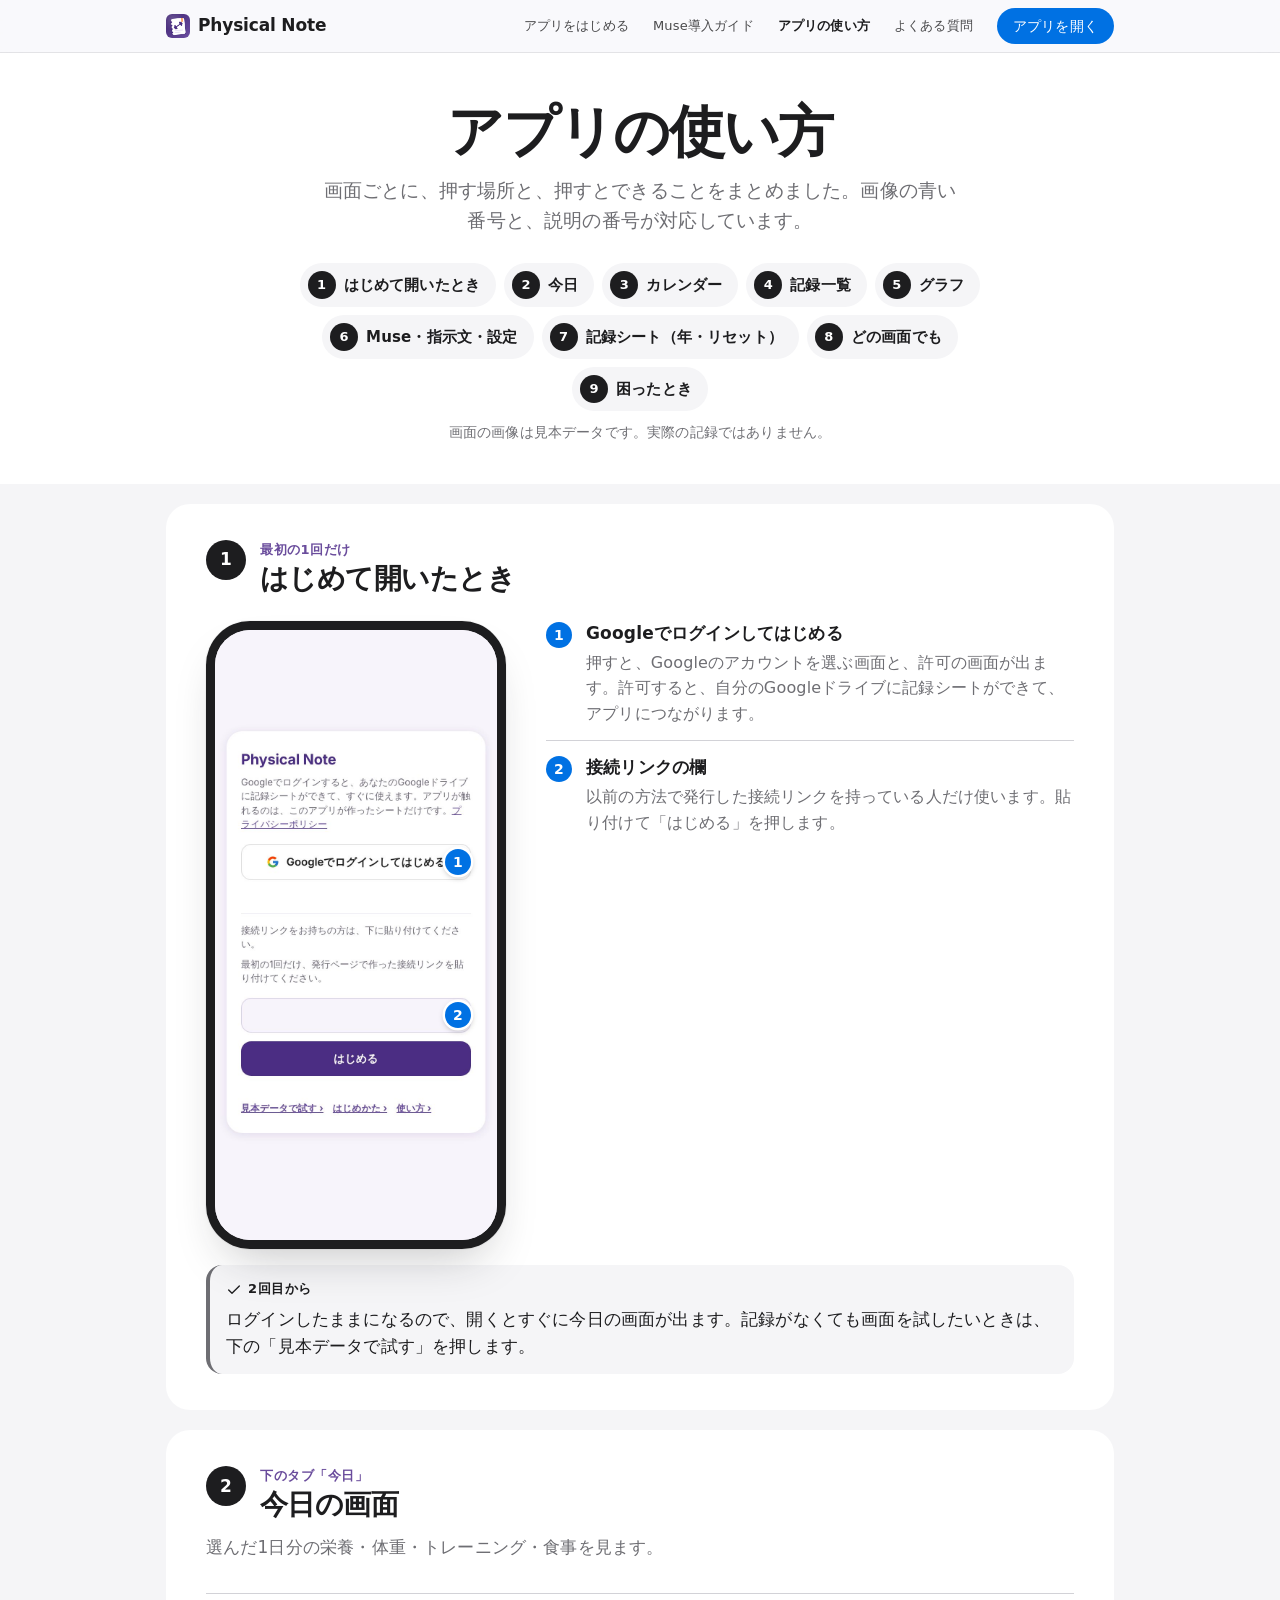
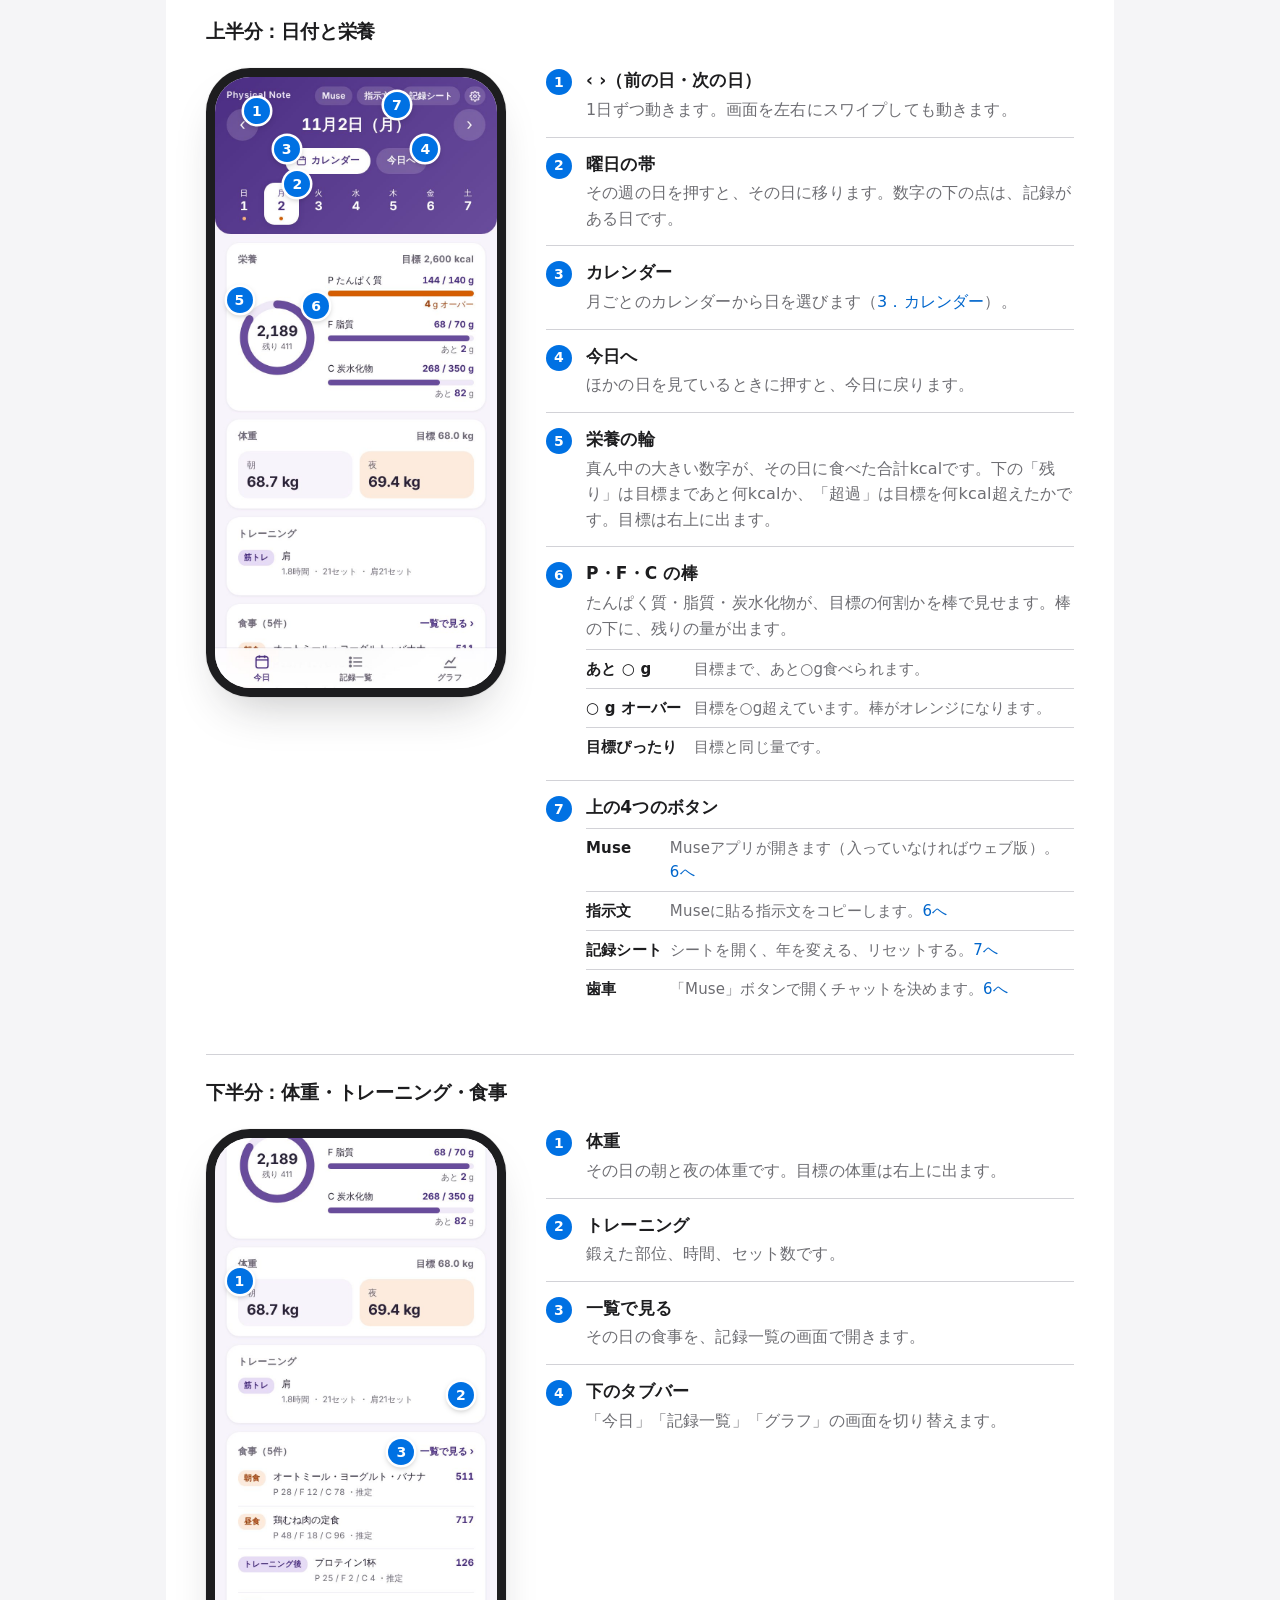
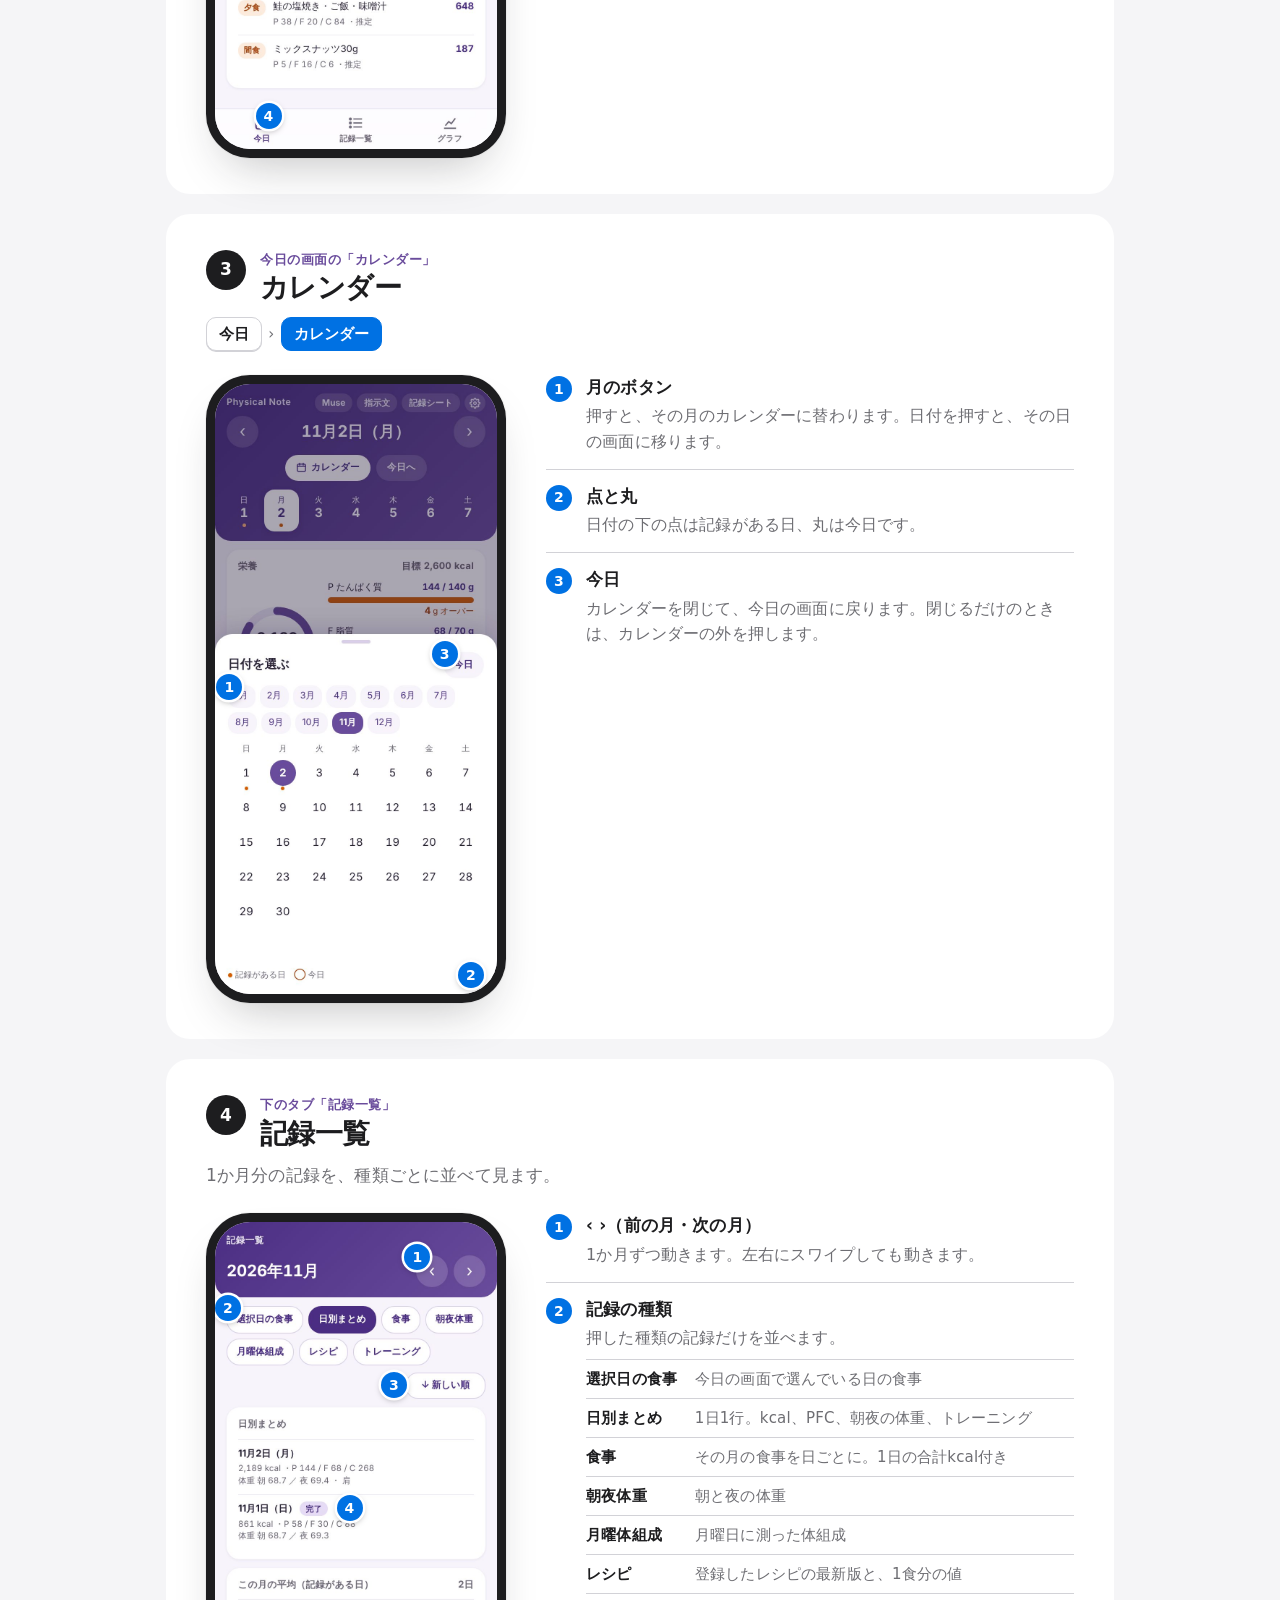
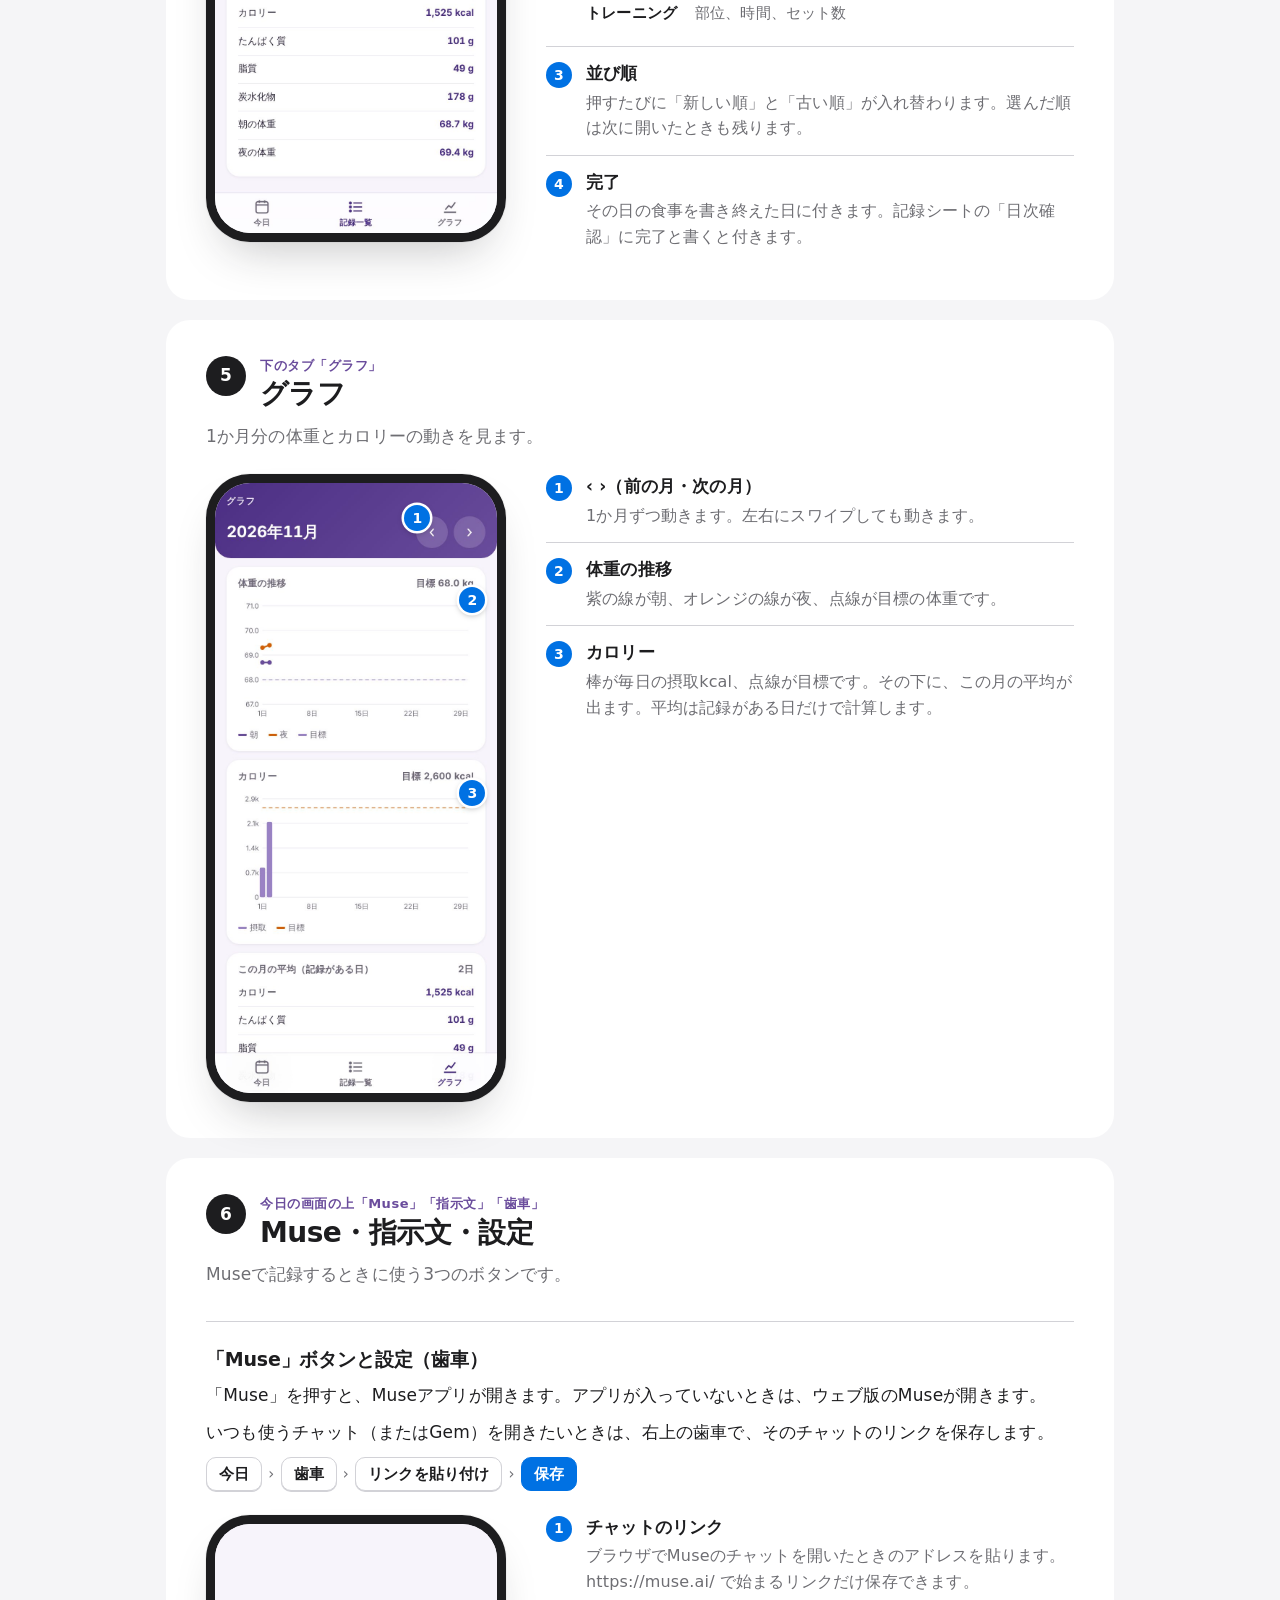
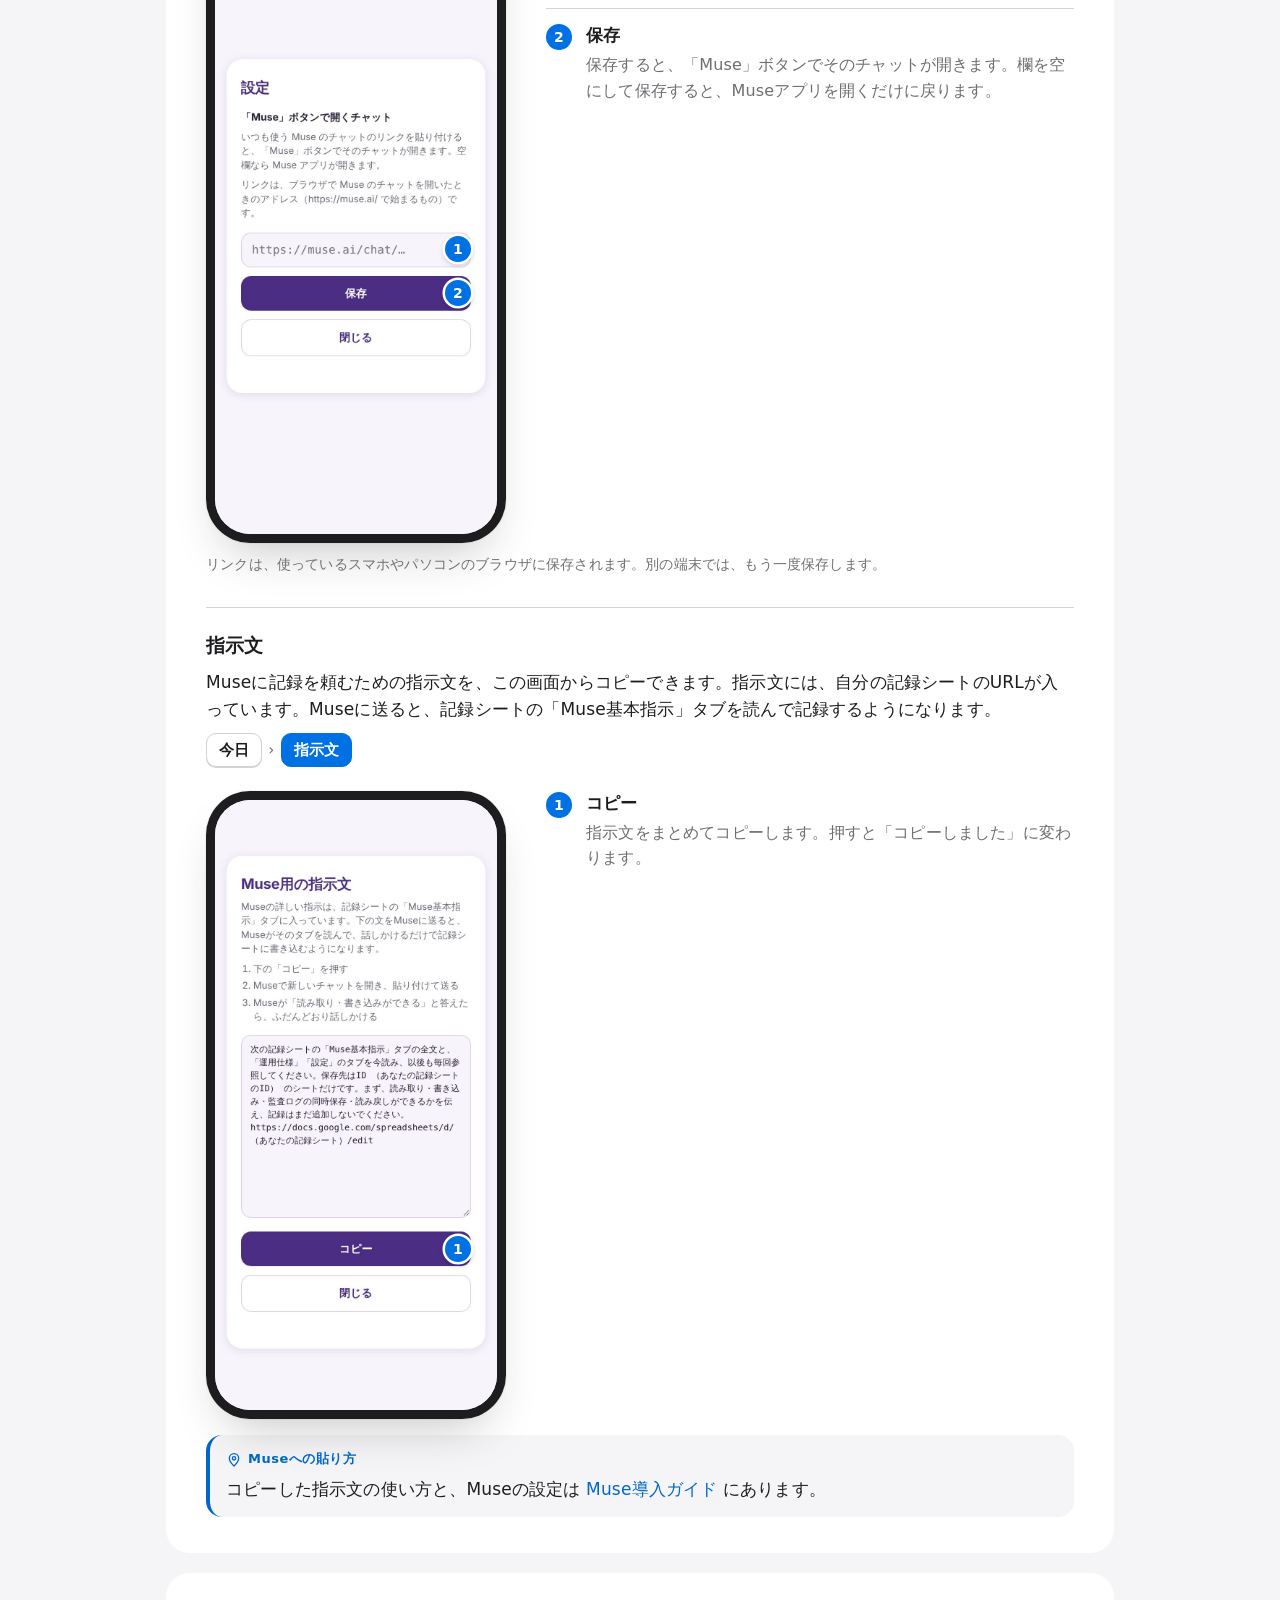
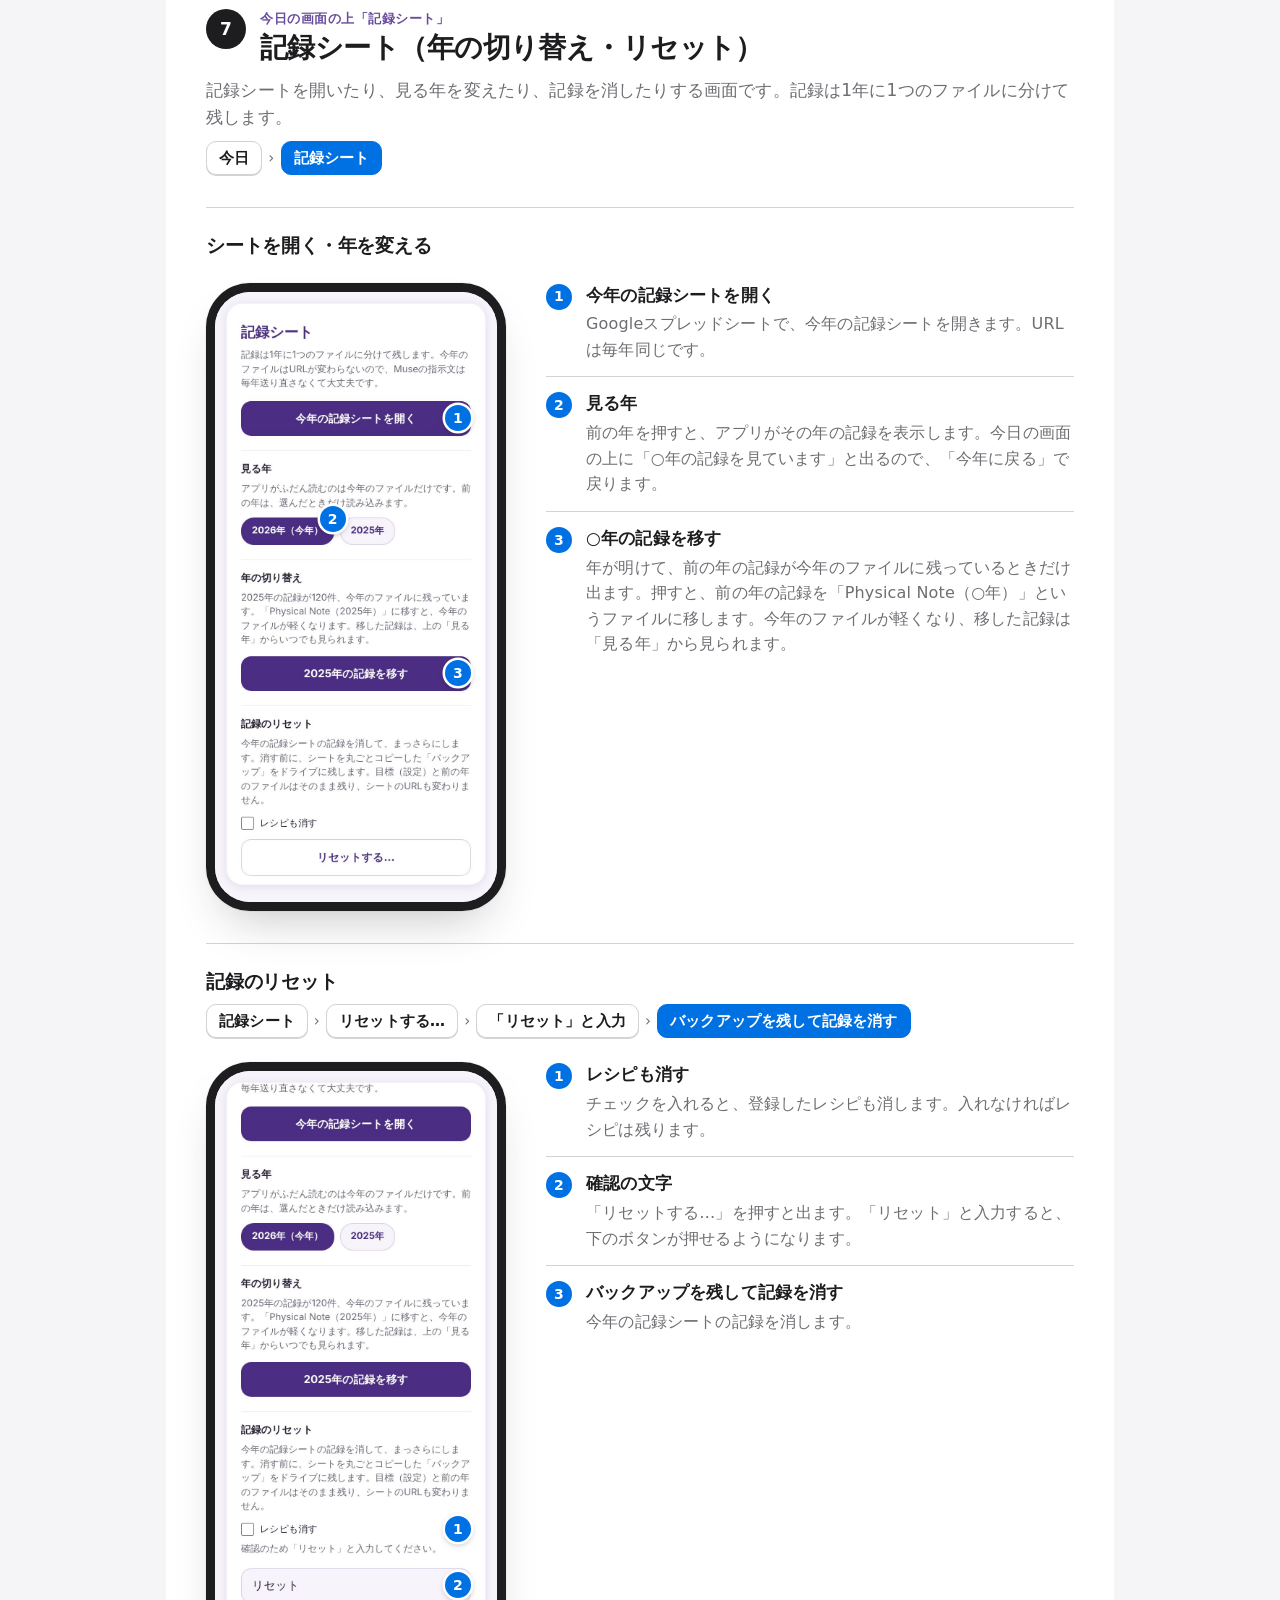
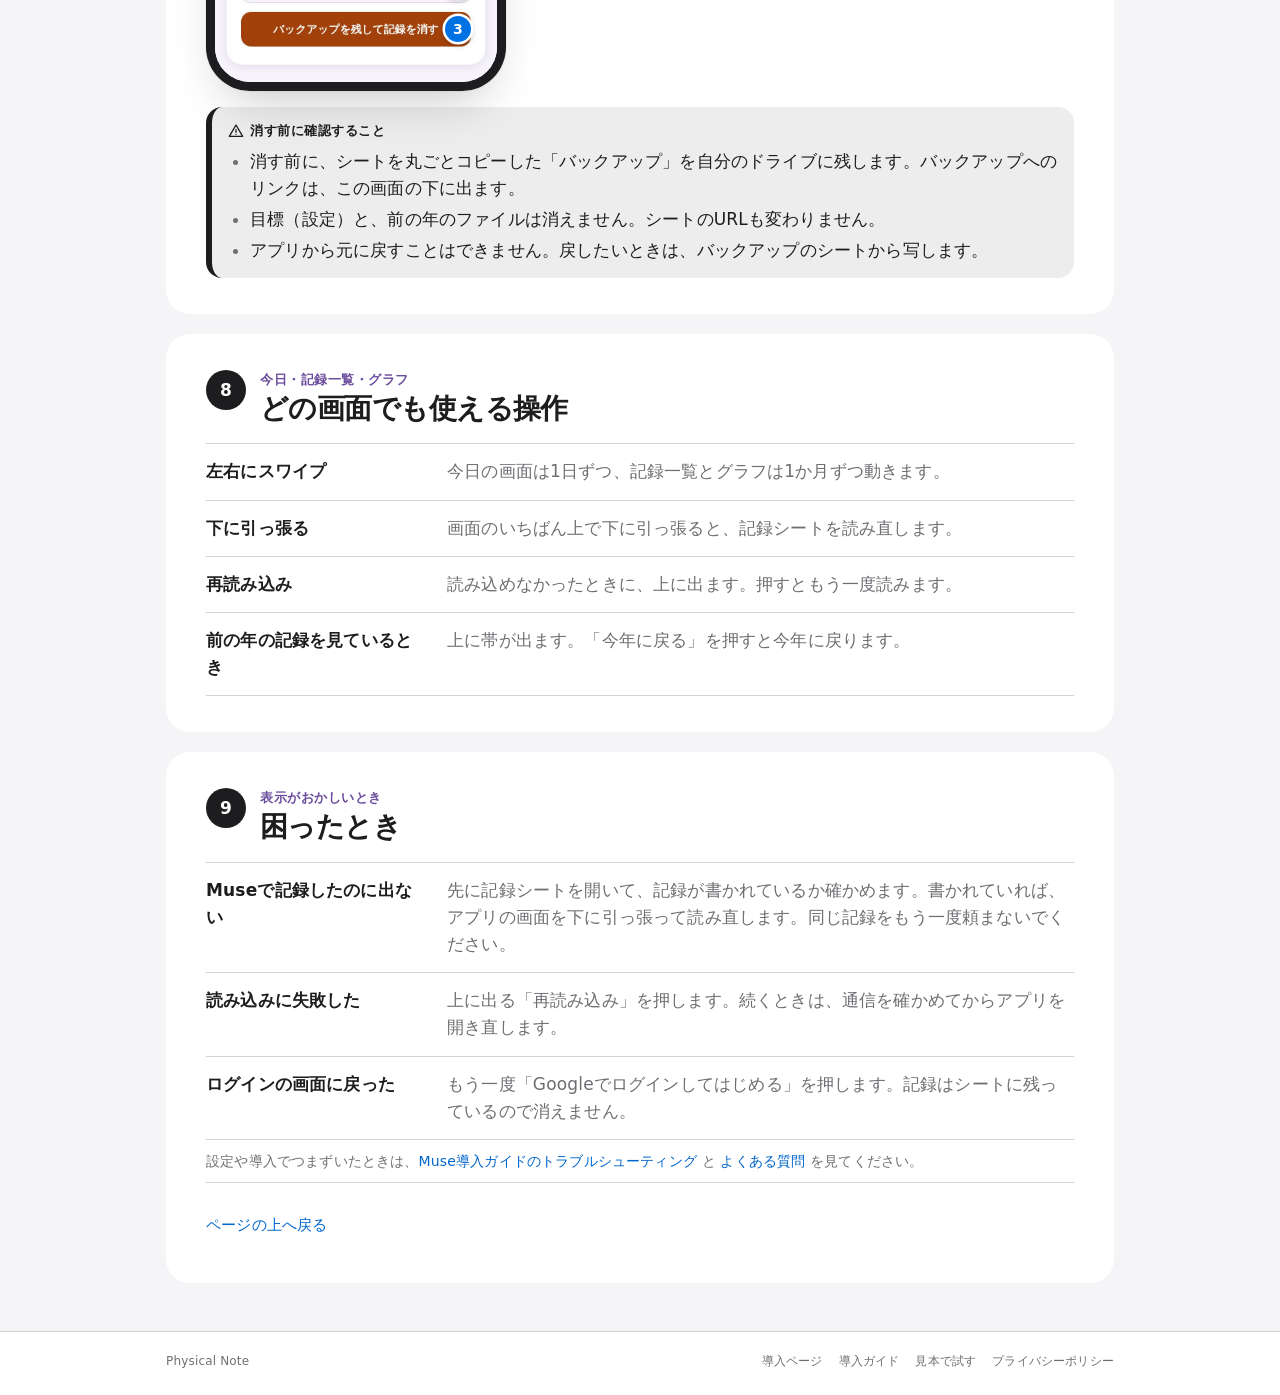
<file: start/features.html>
<!DOCTYPE html>
<html lang="ja">
<head>
<meta charset="utf-8">
<title>アプリの使い方｜Physical Note</title>
<meta name="viewport" content="width=device-width, initial-scale=1, viewport-fit=cover">
<meta name="description" content="Physical Note のアプリの画面ごとに、どこを押すと何ができるかをまとめたページです。">
<meta name="theme-color" content="#f5f5f7" media="(prefers-color-scheme: light)">
<meta name="theme-color" content="#000000" media="(prefers-color-scheme: dark)">
<meta name="referrer" content="no-referrer">
<link rel="icon" type="image/png" href="../icon-180.png">
<link rel="apple-touch-icon" href="../icon-180.png">
<style>
:root{
  --ink:#1d1d1f; --sub:#6e6e73; --faint:#707075; --line:#d2d2d7;
  --bg:#fff; --alt:#f5f5f7; --tile:#fff;
  --blue:#0071e3; --blue-h:#0077ed; --link:#0066cc;
  --p2:#6a4c9c;
  --nav:rgba(251,251,253,.8); --shadow:0 24px 48px -20px rgba(29,29,31,.28),0 0 0 1px rgba(0,0,0,.04);
  --ease-out:cubic-bezier(.16,1,.3,1);
}
@media (prefers-color-scheme: dark){
  :root:not([data-theme="light"]){
    --ink:#f5f5f7; --sub:#a1a1a6; --faint:#86868b; --line:#424245;
    --bg:#000; --alt:#161617; --tile:#1d1d1f;
    --link:#2997ff; --p2:#b9a3e3;
    --nav:rgba(22,22,23,.8); --shadow:0 24px 48px -20px rgba(0,0,0,.7),0 0 0 1px rgba(255,255,255,.08);
  }
}
:root[data-theme="dark"]{
  --ink:#f5f5f7; --sub:#a1a1a6; --faint:#86868b; --line:#424245;
  --bg:#000; --alt:#161617; --tile:#1d1d1f;
  --link:#2997ff; --p2:#b9a3e3;
  --nav:rgba(22,22,23,.8); --shadow:0 24px 48px -20px rgba(0,0,0,.7),0 0 0 1px rgba(255,255,255,.08);
}
*{box-sizing:border-box;margin:0;padding:0}
html{-webkit-text-size-adjust:100%;scroll-behavior:smooth;scroll-padding-top:68px}
body{background:var(--alt);color:var(--ink);font:17px/1.6 -apple-system,BlinkMacSystemFont,"SF Pro Text","SF Pro JP","Hiragino Sans","Hiragino Kaku Gothic ProN","Noto Sans JP","Yu Gothic UI",Meiryo,system-ui,sans-serif;letter-spacing:.01em;-webkit-font-smoothing:antialiased;overflow-wrap:anywhere}
a{color:var(--link);text-decoration:none}
a:hover{text-decoration:underline}
img{display:block;max-width:100%;height:auto}
:where(a,button,[tabindex]):focus-visible{outline:3px solid color-mix(in srgb,var(--blue) 70%,transparent);outline-offset:3px;border-radius:8px}
.btn:focus-visible{border-radius:980px}
.w{max-width:980px;margin:0 auto;padding:0 16px}
.nb{display:inline-block}
b,strong{font-weight:600}

/* ナビ（start/index.html と同じ） */
.nav{position:sticky;top:0;z-index:20;background:var(--nav);-webkit-backdrop-filter:saturate(180%) blur(20px);backdrop-filter:saturate(180%) blur(20px);border-bottom:1px solid color-mix(in srgb,var(--line) 60%,transparent)}
.nav .w{display:flex;align-items:center;gap:24px;height:52px}
.brand{display:flex;align-items:center;gap:8px;font-weight:600;font-size:17px;color:var(--ink);letter-spacing:-.01em}
.brand img{width:24px;height:24px;border-radius:6px}
.brand:hover{text-decoration:none}
.nav nav{margin-left:auto;display:flex;gap:24px;font-size:13px}
.nav nav a{color:var(--ink);opacity:.8}
.nav nav a:hover{opacity:1;text-decoration:none}
.nav nav a[aria-current="page"]{opacity:1;font-weight:600}
.nav .cta{font-size:14px;padding:0 16px;min-height:36px}
@media (max-width:640px){.nav nav{display:none}.nav .cta{margin-left:auto}}
@media (prefers-reduced-transparency: reduce){.nav{background:var(--bg);-webkit-backdrop-filter:none;backdrop-filter:none}}

.btn{display:inline-flex;align-items:center;justify-content:center;gap:6px;background:var(--blue);color:#fff;border:0;border-radius:980px;padding:10px 20px;min-height:44px;font:inherit;font-size:16px;font-weight:500;cursor:pointer}
.btn:hover{background:var(--blue-h);text-decoration:none}

/* はじめ */
.hero{background:var(--bg);text-align:center;padding:48px 0 40px}
.hero h1{font-size:clamp(32px,6vw,56px);line-height:1.1;letter-spacing:-.03em;font-weight:600}
.hero .lead{color:var(--sub);margin:12px auto 0;max-width:34em;font-size:clamp(17px,2vw,19px)}
.toc{display:flex;flex-wrap:wrap;justify-content:center;gap:8px;margin:28px auto 0;max-width:720px;list-style:none}
.toc a{display:inline-flex;align-items:center;gap:8px;min-height:44px;padding:6px 16px 6px 8px;border-radius:980px;background:var(--alt);color:var(--ink);font-size:15px;font-weight:600}
.toc a:hover{text-decoration:none;box-shadow:inset 0 0 0 1px var(--blue)}
.toc .n{width:28px;height:28px;border-radius:50%;background:var(--ink);color:var(--bg);display:grid;place-items:center;font-size:13px;font-variant-numeric:tabular-nums}

/* 画面ごとの節 */
main{padding-bottom:48px}
.part{background:var(--tile);border-radius:24px;padding:28px 20px;margin-top:20px}
@media (min-width:641px){.part{padding:36px 40px}}
.part>header{display:flex;gap:14px;align-items:flex-start}
.part .num{flex:none;width:40px;height:40px;border-radius:50%;background:var(--ink);color:var(--bg);display:grid;place-items:center;font-weight:600;font-size:17px;font-variant-numeric:tabular-nums}
.part .kicker{display:block;font-size:13px;font-weight:600;color:var(--p2);letter-spacing:.04em}
.part h2{font-size:clamp(22px,3.4vw,28px);line-height:1.3;letter-spacing:-.02em;font-weight:600}
.part h3{font-size:19px;line-height:1.4;letter-spacing:-.01em;margin-top:32px;padding-top:24px;border-top:1px solid var(--line)}
.part p{margin-top:10px}
.part .lead{color:var(--sub)}
.part ul.dots{margin:10px 0 0 1.3em}
.part ul.dots li{margin-top:4px}
.part ul.dots li::marker{color:var(--sub)}
.note{font-size:14px;color:var(--faint);margin-top:10px}

/* 画面画像と番号の説明：スマホは上下、広い画面は左右 */
.scr{display:grid;gap:24px;margin-top:24px;align-items:start}
@media (min-width:760px){.scr{grid-template-columns:300px 1fr;gap:40px}}
.phone{width:min(300px,82vw);margin:0 auto;border-radius:44px;padding:9px;background:#1d1d1f;box-shadow:var(--shadow)}
.screen{position:relative;border-radius:35px;overflow:hidden;background:#f7f4fb}
.screen img{width:100%;aspect-ratio:390/844;object-fit:cover;object-position:top}
/* 押す場所の印：画像の上に、説明と同じ番号を重ねる */
.mk{position:absolute;width:26px;height:26px;margin:-13px 0 0 -13px;border-radius:50%;background:var(--blue);color:#fff;font-size:14px;font-weight:700;line-height:1;display:grid;place-items:center;box-shadow:0 0 0 2.5px #fff,0 2px 6px rgba(0,0,0,.35);font-variant-numeric:tabular-nums;transition:transform .2s var(--ease-out)}
.mk.hl{transform:scale(1.3)}
.keys{list-style:none;margin:0;padding:0}
.keys>li{display:grid;grid-template-columns:28px 1fr;gap:12px;padding:14px 0;border-bottom:1px solid var(--line)}
.keys>li:first-child{padding-top:0}
.keys>li:last-child{border-bottom:0}
.keys .k{width:26px;height:26px;border-radius:50%;background:var(--blue);color:#fff;font-size:14px;font-weight:700;display:grid;place-items:center;margin-top:1px;font-variant-numeric:tabular-nums}
.keys b{display:block;line-height:1.45}
.keys p{margin-top:4px;color:var(--sub);font-size:16px}
.keys .tbl{margin-top:8px;font-size:15px;width:100%;border-collapse:collapse}
.keys .tbl th,.keys .tbl td{text-align:left;padding:7px 8px 7px 0;border-top:1px solid var(--line);vertical-align:top}
.keys .tbl th{white-space:nowrap;font-weight:600;color:var(--ink)}
.keys .tbl td{color:var(--sub)}

/* 押す順番（start/guide.html と同じ見せ方） */
.path{display:flex;flex-wrap:wrap;align-items:center;gap:6px 4px;margin-top:10px}
.path .k2{display:inline-flex;align-items:center;min-height:34px;padding:4px 12px;border-radius:10px;background:var(--tile);border:1px solid var(--line);box-shadow:0 1px 0 var(--line);font-size:15px;font-weight:600;color:var(--ink)}
.path .k2.go{background:var(--blue);border-color:var(--blue);color:#fff;box-shadow:none}
.path .ar{color:var(--faint);font-size:15px;padding:0 2px}
.path .ar::before{content:"›"}

/* 注意などの枠（start/guide.html と同じ） */
.blk{margin-top:16px;border-radius:16px;padding:14px 16px;background:var(--alt);border-left:4px solid var(--bc,var(--c,var(--line)))}
.blk>.lbl{display:flex;align-items:center;gap:6px;font-size:13px;font-weight:700;letter-spacing:.04em;color:var(--c,var(--sub))}
.blk>.lbl svg{width:16px;height:16px;flex:none;fill:none;stroke:currentColor;stroke-width:2;stroke-linecap:round;stroke-linejoin:round}
.blk>p:first-of-type,.blk>ul:first-of-type{margin-top:6px}
.blk p{margin-top:6px}
.blk.check{--c:var(--ink);--bc:var(--sub)}
.blk.warn{--c:var(--ink);--bc:var(--ink);background:color-mix(in srgb,var(--ink) 8%,var(--tile));border-left-width:6px}
.blk.where{--c:var(--link)}

/* 文字だけの一覧（どの画面でも／困ったとき） */
.rows{margin-top:16px;border-top:1px solid var(--line)}
.rows>div{display:grid;gap:4px;padding:14px 0;border-bottom:1px solid var(--line)}
@media (min-width:641px){.rows>div{grid-template-columns:13em 1fr;gap:20px}}
.rows dt{font-weight:600}
.rows dd{color:var(--sub)}

.back{margin-top:28px;padding-top:20px;border-top:1px solid var(--line);font-size:15px}
.back a{display:inline-flex;align-items:center;min-height:44px}

footer{background:var(--bg);color:var(--faint);font-size:12px;padding:20px 0 calc(24px + env(safe-area-inset-bottom));border-top:1px solid var(--line)}
footer .w{display:flex;gap:16px;flex-wrap:wrap;justify-content:space-between}
footer a{color:var(--sub)}
footer span a+a{margin-left:16px}

.rv{opacity:0;transform:translateY(20px);transition:opacity .8s var(--ease-out),transform .8s var(--ease-out);transition-delay:var(--d,0ms)}
.rv.in{opacity:1;transform:none}
@media (prefers-reduced-motion: reduce){html{scroll-behavior:auto}.rv{opacity:1;transform:none;transition:none}.mk{transition:none}}
@media print{.nav{display:none}.rv{opacity:1;transform:none}}
</style>
</head>
<body>

<header class="nav">
  <div class="w">
    <a class="brand" href="./"><img src="../icon-180.png" alt="">Physical Note</a>
    <nav aria-label="サイト内">
      <a href="./#setup">アプリをはじめる</a>
      <a href="guide.html">Muse導入ガイド</a>
      <a href="features.html" aria-current="page">アプリの使い方</a>
      <a href="./#faq">よくある質問</a>
    </nav>
    <a class="btn cta" href="../app/">アプリを開く</a>
  </div>
</header>

<main>
  <div class="hero">
    <div class="w">
      <h1>アプリの使い方</h1>
      <p class="lead">画面ごとに、押す場所と、押すとできることをまとめました。画像の青い番号と、説明の番号が対応しています。</p>
      <ul class="toc" aria-label="目次">
        <li><a href="#start"><span class="n">1</span>はじめて開いたとき</a></li>
        <li><a href="#day"><span class="n">2</span>今日</a></li>
        <li><a href="#cal"><span class="n">3</span>カレンダー</a></li>
        <li><a href="#list"><span class="n">4</span>記録一覧</a></li>
        <li><a href="#graph"><span class="n">5</span>グラフ</a></li>
        <li><a href="#gem"><span class="n">6</span>Muse・指示文・設定</a></li>
        <li><a href="#mng"><span class="n">7</span>記録シート（年・リセット）</a></li>
        <li><a href="#common"><span class="n">8</span>どの画面でも</a></li>
        <li><a href="#trouble"><span class="n">9</span>困ったとき</a></li>
      </ul>
      <p class="note">画面の画像は見本データです。実際の記録ではありません。</p>
    </div>
  </div>

  <div class="w">

    <!-- 1 はじめて開いたとき -->
    <section class="part rv" id="start">
      <header><div class="num" aria-hidden="true">1</div><div><span class="kicker">最初の1回だけ</span><h2>はじめて開いたとき</h2></div></header>
      <div class="scr">
        <figure class="phone"><div class="screen"><img src="img/use-start.jpg" width="780" height="1688" loading="lazy" alt="はじめて開いたときの画面。Googleでログインするボタンと、接続リンクを貼る欄があります。">
          <span class="mk" style="left:86.2%;top:38%">1</span><span class="mk" style="left:86.2%;top:63.1%">2</span></div></figure>
        <ol class="keys">
          <li data-k="1"><span class="k" aria-hidden="true">1</span><div><b>Googleでログインしてはじめる</b><p>押すと、Googleのアカウントを選ぶ画面と、許可の画面が出ます。許可すると、自分のGoogleドライブに記録シートができて、アプリにつながります。</p></div></li>
          <li data-k="2"><span class="k" aria-hidden="true">2</span><div><b>接続リンクの欄</b><p>以前の方法で発行した接続リンクを持っている人だけ使います。貼り付けて「はじめる」を押します。</p></div></li>
        </ol>
      </div>
      <div class="blk check">
        <span class="lbl"><svg viewBox="0 0 24 24" aria-hidden="true"><path d="M20 6 9 17l-5-5"/></svg>2回目から</span>
        <p>ログインしたままになるので、開くとすぐに今日の画面が出ます。記録がなくても画面を試したいときは、下の「見本データで試す」を押します。</p>
      </div>
    </section>

    <!-- 2 今日 -->
    <section class="part rv" id="day">
      <header><div class="num" aria-hidden="true">2</div><div><span class="kicker">下のタブ「今日」</span><h2>今日の画面</h2></div></header>
      <p class="lead">選んだ1日分の栄養・体重・トレーニング・食事を見ます。</p>
      <h3>上半分：日付と栄養</h3>
      <div class="scr">
        <figure class="phone"><div class="screen"><img src="img/use-day.jpg" width="780" height="1688" loading="lazy" alt="今日の画面の上半分。日付、カレンダーのボタン、曜日の帯、栄養の輪とPFCの棒があります。">
          <span class="mk" style="left:14.9%;top:5.5%">1</span><span class="mk" style="left:29.2%;top:17.5%">2</span><span class="mk" style="left:25.4%;top:11.8%">3</span><span class="mk" style="left:74.6%;top:11.8%">4</span><span class="mk" style="left:8.7%;top:36.5%">5</span><span class="mk" style="left:35.9%;top:37.4%">6</span><span class="mk" style="left:64.5%;top:4.6%">7</span></div></figure>
        <ol class="keys">
          <li data-k="1"><span class="k" aria-hidden="true">1</span><div><b>‹ ›（前の日・次の日）</b><p>1日ずつ動きます。画面を左右にスワイプしても動きます。</p></div></li>
          <li data-k="2"><span class="k" aria-hidden="true">2</span><div><b>曜日の帯</b><p>その週の日を押すと、その日に移ります。数字の下の点は、記録がある日です。</p></div></li>
          <li data-k="3"><span class="k" aria-hidden="true">3</span><div><b>カレンダー</b><p>月ごとのカレンダーから日を選びます（<a href="#cal">3．カレンダー</a>）。</p></div></li>
          <li data-k="4"><span class="k" aria-hidden="true">4</span><div><b>今日へ</b><p>ほかの日を見ているときに押すと、今日に戻ります。</p></div></li>
          <li data-k="5"><span class="k" aria-hidden="true">5</span><div><b>栄養の輪</b><p>真ん中の大きい数字が、その日に食べた合計kcalです。下の「残り」は目標まであと何kcalか、「超過」は目標を何kcal超えたかです。目標は右上に出ます。</p></div></li>
          <li data-k="6"><span class="k" aria-hidden="true">6</span><div><b>P・F・C の棒</b><p>たんぱく質・脂質・炭水化物が、目標の何割かを棒で見せます。棒の下に、残りの量が出ます。</p>
            <table class="tbl"><tbody>
              <tr><th>あと ○ g</th><td>目標まで、あと○g食べられます。</td></tr>
              <tr><th>○ g オーバー</th><td>目標を○g超えています。棒がオレンジになります。</td></tr>
              <tr><th>目標ぴったり</th><td>目標と同じ量です。</td></tr>
            </tbody></table></div></li>
          <li data-k="7"><span class="k" aria-hidden="true">7</span><div><b>上の4つのボタン</b>
            <table class="tbl"><tbody>
              <tr><th>Muse</th><td>Museアプリが開きます（入っていなければウェブ版）。<a href="#gem">6へ</a></td></tr>
              <tr><th>指示文</th><td>Museに貼る指示文をコピーします。<a href="#gem">6へ</a></td></tr>
              <tr><th>記録シート</th><td>シートを開く、年を変える、リセットする。<a href="#mng">7へ</a></td></tr>
              <tr><th>歯車</th><td>「Muse」ボタンで開くチャットを決めます。<a href="#set">6へ</a></td></tr>
            </tbody></table></div></li>
        </ol>
      </div>
      <h3>下半分：体重・トレーニング・食事</h3>
      <div class="scr">
        <figure class="phone"><div class="screen"><img src="img/use-day2.jpg" width="780" height="1688" loading="lazy" alt="今日の画面を下までスクロールしたところ。体重、トレーニング、食事のカードと、下のタブバーがあります。">
          <span class="mk" style="left:8.7%;top:23.3%">1</span><span class="mk" style="left:87.2%;top:42%">2</span><span class="mk" style="left:66.1%;top:51.4%">3</span><span class="mk" style="left:19%;top:94.6%">4</span></div></figure>
        <ol class="keys">
          <li data-k="1"><span class="k" aria-hidden="true">1</span><div><b>体重</b><p>その日の朝と夜の体重です。目標の体重は右上に出ます。</p></div></li>
          <li data-k="2"><span class="k" aria-hidden="true">2</span><div><b>トレーニング</b><p>鍛えた部位、時間、セット数です。</p></div></li>
          <li data-k="3"><span class="k" aria-hidden="true">3</span><div><b>一覧で見る</b><p>その日の食事を、記録一覧の画面で開きます。</p></div></li>
          <li data-k="4"><span class="k" aria-hidden="true">4</span><div><b>下のタブバー</b><p>「今日」「記録一覧」「グラフ」の画面を切り替えます。</p></div></li>
        </ol>
      </div>
    </section>

    <!-- 3 カレンダー -->
    <section class="part rv" id="cal">
      <header><div class="num" aria-hidden="true">3</div><div><span class="kicker">今日の画面の「カレンダー」</span><h2>カレンダー</h2></div></header>
      <div class="path" aria-label="開く順番"><span class="k2">今日</span><span class="ar" aria-hidden="true"></span><span class="k2 go">カレンダー</span></div>
      <div class="scr">
        <figure class="phone"><div class="screen"><img src="img/use-cal.jpg" width="780" height="1688" loading="lazy" alt="カレンダーを開いたところ。月のボタン、日付の表、記録がある日の点があります。">
          <span class="mk" style="left:5.1%;top:49.6%">1</span><span class="mk" style="left:90.8%;top:96.8%">2</span><span class="mk" style="left:81.5%;top:44.2%">3</span></div></figure>
        <ol class="keys">
          <li data-k="1"><span class="k" aria-hidden="true">1</span><div><b>月のボタン</b><p>押すと、その月のカレンダーに替わります。日付を押すと、その日の画面に移ります。</p></div></li>
          <li data-k="2"><span class="k" aria-hidden="true">2</span><div><b>点と丸</b><p>日付の下の点は記録がある日、丸は今日です。</p></div></li>
          <li data-k="3"><span class="k" aria-hidden="true">3</span><div><b>今日</b><p>カレンダーを閉じて、今日の画面に戻ります。閉じるだけのときは、カレンダーの外を押します。</p></div></li>
        </ol>
      </div>
    </section>

    <!-- 4 記録一覧 -->
    <section class="part rv" id="list">
      <header><div class="num" aria-hidden="true">4</div><div><span class="kicker">下のタブ「記録一覧」</span><h2>記録一覧</h2></div></header>
      <p class="lead">1か月分の記録を、種類ごとに並べて見ます。</p>
      <div class="scr">
        <figure class="phone"><div class="screen"><img src="img/use-list.jpg" width="780" height="1688" loading="lazy" alt="記録一覧の画面。月の切り替え、記録の種類のボタン、並び順のボタン、日別まとめの一覧があります。">
          <span class="mk" style="left:71.8%;top:5.7%">1</span><span class="mk" style="left:4.6%;top:14%">2</span><span class="mk" style="left:63.5%;top:26.7%">3</span><span class="mk" style="left:47.7%;top:46.8%">4</span></div></figure>
        <ol class="keys">
          <li data-k="1"><span class="k" aria-hidden="true">1</span><div><b>‹ ›（前の月・次の月）</b><p>1か月ずつ動きます。左右にスワイプしても動きます。</p></div></li>
          <li data-k="2"><span class="k" aria-hidden="true">2</span><div><b>記録の種類</b><p>押した種類の記録だけを並べます。</p>
            <table class="tbl"><tbody>
              <tr><th>選択日の食事</th><td>今日の画面で選んでいる日の食事</td></tr>
              <tr><th>日別まとめ</th><td>1日1行。kcal、PFC、朝夜の体重、トレーニング</td></tr>
              <tr><th>食事</th><td>その月の食事を日ごとに。1日の合計kcal付き</td></tr>
              <tr><th>朝夜体重</th><td>朝と夜の体重</td></tr>
              <tr><th>月曜体組成</th><td>月曜日に測った体組成</td></tr>
              <tr><th>レシピ</th><td>登録したレシピの最新版と、1食分の値</td></tr>
              <tr><th>トレーニング</th><td>部位、時間、セット数</td></tr>
            </tbody></table></div></li>
          <li data-k="3"><span class="k" aria-hidden="true">3</span><div><b>並び順</b><p>押すたびに「新しい順」と「古い順」が入れ替わります。選んだ順は次に開いたときも残ります。</p></div></li>
          <li data-k="4"><span class="k" aria-hidden="true">4</span><div><b>完了</b><p>その日の食事を書き終えた日に付きます。記録シートの「日次確認」に完了と書くと付きます。</p></div></li>
        </ol>
      </div>
    </section>

    <!-- 5 グラフ -->
    <section class="part rv" id="graph">
      <header><div class="num" aria-hidden="true">5</div><div><span class="kicker">下のタブ「グラフ」</span><h2>グラフ</h2></div></header>
      <p class="lead">1か月分の体重とカロリーの動きを見ます。</p>
      <div class="scr">
        <figure class="phone"><div class="screen"><img src="img/use-graph.jpg" width="780" height="1688" loading="lazy" alt="グラフの画面。体重の推移の折れ線と、カロリーの棒グラフがあります。">
          <span class="mk" style="left:71.8%;top:5.7%">1</span><span class="mk" style="left:91.3%;top:19.1%">2</span><span class="mk" style="left:91.3%;top:50.8%">3</span></div></figure>
        <ol class="keys">
          <li data-k="1"><span class="k" aria-hidden="true">1</span><div><b>‹ ›（前の月・次の月）</b><p>1か月ずつ動きます。左右にスワイプしても動きます。</p></div></li>
          <li data-k="2"><span class="k" aria-hidden="true">2</span><div><b>体重の推移</b><p>紫の線が朝、オレンジの線が夜、点線が目標の体重です。</p></div></li>
          <li data-k="3"><span class="k" aria-hidden="true">3</span><div><b>カロリー</b><p>棒が毎日の摂取kcal、点線が目標です。その下に、この月の平均が出ます。平均は記録がある日だけで計算します。</p></div></li>
        </ol>
      </div>
    </section>

    <!-- 6 Muse・指示文 -->
    <section class="part rv" id="gem">
      <header><div class="num" aria-hidden="true">6</div><div><span class="kicker">今日の画面の上「Muse」「指示文」「歯車」</span><h2>Muse・指示文・設定</h2></div></header>
      <p class="lead">Museで記録するときに使う3つのボタンです。</p>
      <h3 id="set">「Muse」ボタンと設定（歯車）</h3>
      <p>「Muse」を押すと、Museアプリが開きます。アプリが入っていないときは、ウェブ版のMuseが開きます。</p>
      <p>いつも使うチャット（またはGem）を開きたいときは、右上の歯車で、そのチャットのリンクを保存します。</p>
      <div class="path" aria-label="押す順番"><span class="k2">今日</span><span class="ar" aria-hidden="true"></span><span class="k2">歯車</span><span class="ar" aria-hidden="true"></span><span class="k2">リンクを貼り付け</span><span class="ar" aria-hidden="true"></span><span class="k2 go">保存</span></div>
      <div class="scr">
        <figure class="phone"><div class="screen"><img src="img/use-set.jpg" width="780" height="1688" loading="lazy" alt="設定の画面。Museボタンで開くチャットのリンクを貼る欄と、保存のボタンがあります。">
          <span class="mk" style="left:86.2%;top:53.4%">1</span><span class="mk" style="left:86.2%;top:60.6%">2</span></div></figure>
        <ol class="keys">
          <li data-k="1"><span class="k" aria-hidden="true">1</span><div><b>チャットのリンク</b><p>ブラウザでMuseのチャットを開いたときのアドレスを貼ります。https://muse.ai/ で始まるリンクだけ保存できます。</p></div></li>
          <li data-k="2"><span class="k" aria-hidden="true">2</span><div><b>保存</b><p>保存すると、「Muse」ボタンでそのチャットが開きます。欄を空にして保存すると、Museアプリを開くだけに戻ります。</p></div></li>
        </ol>
      </div>
      <p class="note">リンクは、使っているスマホやパソコンのブラウザに保存されます。別の端末では、もう一度保存します。</p>
      <h3>指示文</h3>
      <p>Museに記録を頼むための指示文を、この画面からコピーできます。指示文には、自分の記録シートのURLが入っています。Museに送ると、記録シートの「Muse基本指示」タブを読んで記録するようになります。</p>
      <div class="path" aria-label="開く順番"><span class="k2">今日</span><span class="ar" aria-hidden="true"></span><span class="k2 go">指示文</span></div>
      <div class="scr">
        <figure class="phone"><div class="screen"><img src="img/use-gem.jpg" width="780" height="1688" loading="lazy" alt="Muse用の指示文の画面。指示文の欄と、コピーのボタンがあります。">
          <span class="mk" style="left:86.2%;top:73.6%">1</span></div></figure>
        <ol class="keys">
          <li data-k="1"><span class="k" aria-hidden="true">1</span><div><b>コピー</b><p>指示文をまとめてコピーします。押すと「コピーしました」に変わります。</p></div></li>
        </ol>
      </div>
      <div class="blk where">
        <span class="lbl"><svg viewBox="0 0 24 24" aria-hidden="true"><path d="M12 21s-7-6.2-7-11.5A7 7 0 0 1 19 9.5C19 14.8 12 21 12 21z"/><circle cx="12" cy="9.5" r="2.5"/></svg>Museへの貼り方</span>
        <p>コピーした指示文の使い方と、Museの設定は <a href="guide.html">Muse導入ガイド</a> にあります。</p>
      </div>
    </section>

    <!-- 7 記録シート -->
    <section class="part rv" id="mng">
      <header><div class="num" aria-hidden="true">7</div><div><span class="kicker">今日の画面の上「記録シート」</span><h2>記録シート（年の切り替え・リセット）</h2></div></header>
      <p class="lead">記録シートを開いたり、見る年を変えたり、記録を消したりする画面です。記録は1年に1つのファイルに分けて残します。</p>
      <div class="path" aria-label="開く順番"><span class="k2">今日</span><span class="ar" aria-hidden="true"></span><span class="k2 go">記録シート</span></div>
      <h3>シートを開く・年を変える</h3>
      <div class="scr">
        <figure class="phone"><div class="screen"><img src="img/use-mng.jpg" width="780" height="1688" loading="lazy" alt="記録シートの画面。今年の記録シートを開くボタン、見る年のボタン、年の切り替えのボタンがあります。">
          <span class="mk" style="left:86.2%;top:20.7%">1</span><span class="mk" style="left:41.7%;top:37.2%">2</span><span class="mk" style="left:86.2%;top:62.5%">3</span></div></figure>
        <ol class="keys">
          <li data-k="1"><span class="k" aria-hidden="true">1</span><div><b>今年の記録シートを開く</b><p>Googleスプレッドシートで、今年の記録シートを開きます。URLは毎年同じです。</p></div></li>
          <li data-k="2"><span class="k" aria-hidden="true">2</span><div><b>見る年</b><p>前の年を押すと、アプリがその年の記録を表示します。今日の画面の上に「○年の記録を見ています」と出るので、「今年に戻る」で戻ります。</p></div></li>
          <li data-k="3"><span class="k" aria-hidden="true">3</span><div><b>○年の記録を移す</b><p>年が明けて、前の年の記録が今年のファイルに残っているときだけ出ます。押すと、前の年の記録を「Physical Note（○年）」というファイルに移します。今年のファイルが軽くなり、移した記録は「見る年」から見られます。</p></div></li>
        </ol>
      </div>
      <h3>記録のリセット</h3>
      <div class="path" aria-label="押す順番"><span class="k2">記録シート</span><span class="ar" aria-hidden="true"></span><span class="k2">リセットする…</span><span class="ar" aria-hidden="true"></span><span class="k2">「リセット」と入力</span><span class="ar" aria-hidden="true"></span><span class="k2 go">バックアップを残して記録を消す</span></div>
      <div class="scr">
        <figure class="phone"><div class="screen"><img src="img/use-mng2.jpg" width="780" height="1688" loading="lazy" alt="記録のリセットの部分。レシピも消すのチェック、確認の文字の欄、記録を消すボタンがあります。">
          <span class="mk" style="left:86.2%;top:75%">1</span><span class="mk" style="left:86.2%;top:84.2%">2</span><span class="mk" style="left:86.2%;top:91.4%">3</span></div></figure>
        <ol class="keys">
          <li data-k="1"><span class="k" aria-hidden="true">1</span><div><b>レシピも消す</b><p>チェックを入れると、登録したレシピも消します。入れなければレシピは残ります。</p></div></li>
          <li data-k="2"><span class="k" aria-hidden="true">2</span><div><b>確認の文字</b><p>「リセットする…」を押すと出ます。「リセット」と入力すると、下のボタンが押せるようになります。</p></div></li>
          <li data-k="3"><span class="k" aria-hidden="true">3</span><div><b>バックアップを残して記録を消す</b><p>今年の記録シートの記録を消します。</p></div></li>
        </ol>
      </div>
      <div class="blk warn">
        <span class="lbl"><svg viewBox="0 0 24 24" aria-hidden="true"><path d="M12 3 2 20h20L12 3z"/><path d="M12 10v4M12 17h.01"/></svg>消す前に確認すること</span>
        <ul class="dots">
          <li>消す前に、シートを丸ごとコピーした「バックアップ」を自分のドライブに残します。バックアップへのリンクは、この画面の下に出ます。</li>
          <li>目標（設定）と、前の年のファイルは消えません。シートのURLも変わりません。</li>
          <li>アプリから元に戻すことはできません。戻したいときは、バックアップのシートから写します。</li>
        </ul>
      </div>
    </section>

    <!-- 8 どの画面でも -->
    <section class="part rv" id="common">
      <header><div class="num" aria-hidden="true">8</div><div><span class="kicker">今日・記録一覧・グラフ</span><h2>どの画面でも使える操作</h2></div></header>
      <dl class="rows">
        <div><dt>左右にスワイプ</dt><dd>今日の画面は1日ずつ、記録一覧とグラフは1か月ずつ動きます。</dd></div>
        <div><dt>下に引っ張る</dt><dd>画面のいちばん上で下に引っ張ると、記録シートを読み直します。</dd></div>
        <div><dt>再読み込み</dt><dd>読み込めなかったときに、上に出ます。押すともう一度読みます。</dd></div>
        <div><dt>前の年の記録を見ているとき</dt><dd>上に帯が出ます。「今年に戻る」を押すと今年に戻ります。</dd></div>
      </dl>
    </section>

    <!-- 9 困ったとき -->
    <section class="part rv" id="trouble">
      <header><div class="num" aria-hidden="true">9</div><div><span class="kicker">表示がおかしいとき</span><h2>困ったとき</h2></div></header>
      <dl class="rows">
        <div><dt>Museで記録したのに出ない</dt><dd>先に記録シートを開いて、記録が書かれているか確かめます。書かれていれば、アプリの画面を下に引っ張って読み直します。同じ記録をもう一度頼まないでください。</dd></div>
        <div><dt>読み込みに失敗した</dt><dd>上に出る「再読み込み」を押します。続くときは、通信を確かめてからアプリを開き直します。</dd></div>
        <div><dt>ログインの画面に戻った</dt><dd>もう一度「Googleでログインしてはじめる」を押します。記録はシートに残っているので消えません。</dd></div>
      </dl>
      <p class="note">設定や導入でつまずいたときは、<a href="guide.html#s9">Muse導入ガイドのトラブルシューティング</a> と <a href="./#faq">よくある質問</a> を見てください。</p>
      <p class="back"><a href="#top">ページの上へ戻る</a></p>
    </section>

  </div>
</main>

<footer>
  <div class="w">
    <span>Physical Note</span>
    <span><a href="./">導入ページ</a><a href="guide.html">導入ガイド</a><a href="../app/?demo">見本で試す</a><a href="privacy.html">プライバシーポリシー</a></span>
  </div>
</footer>

<script>
// 画面に入った節を、下から少しだけ浮き上がらせる（動きを減らす設定では最初から見せる）
(function(){
  const els=document.querySelectorAll('.rv');
  if(!('IntersectionObserver' in window)||matchMedia('(prefers-reduced-motion: reduce)').matches){els.forEach(e=>e.classList.add('in'));return;}
  const io=new IntersectionObserver(es=>es.forEach(e=>{if(e.isIntersecting){e.target.classList.add('in');io.unobserve(e.target);}}),{rootMargin:'0px 0px -8% 0px'});
  els.forEach(e=>io.observe(e));
})();
// 説明に指を置く・ホバーすると、画像の同じ番号の印を大きくする
document.querySelectorAll('.scr').forEach(s=>{
  const mk=s.querySelectorAll('.mk');
  s.querySelectorAll('.keys>li').forEach(li=>{
    const m=mk[+li.dataset.k-1];if(!m)return;
    const on=()=>m.classList.add('hl'),off=()=>m.classList.remove('hl');
    li.addEventListener('mouseenter',on);li.addEventListener('mouseleave',off);
    li.addEventListener('touchstart',on,{passive:true});li.addEventListener('touchend',off);
  });
});
</script>
</body>
</html>
</file>
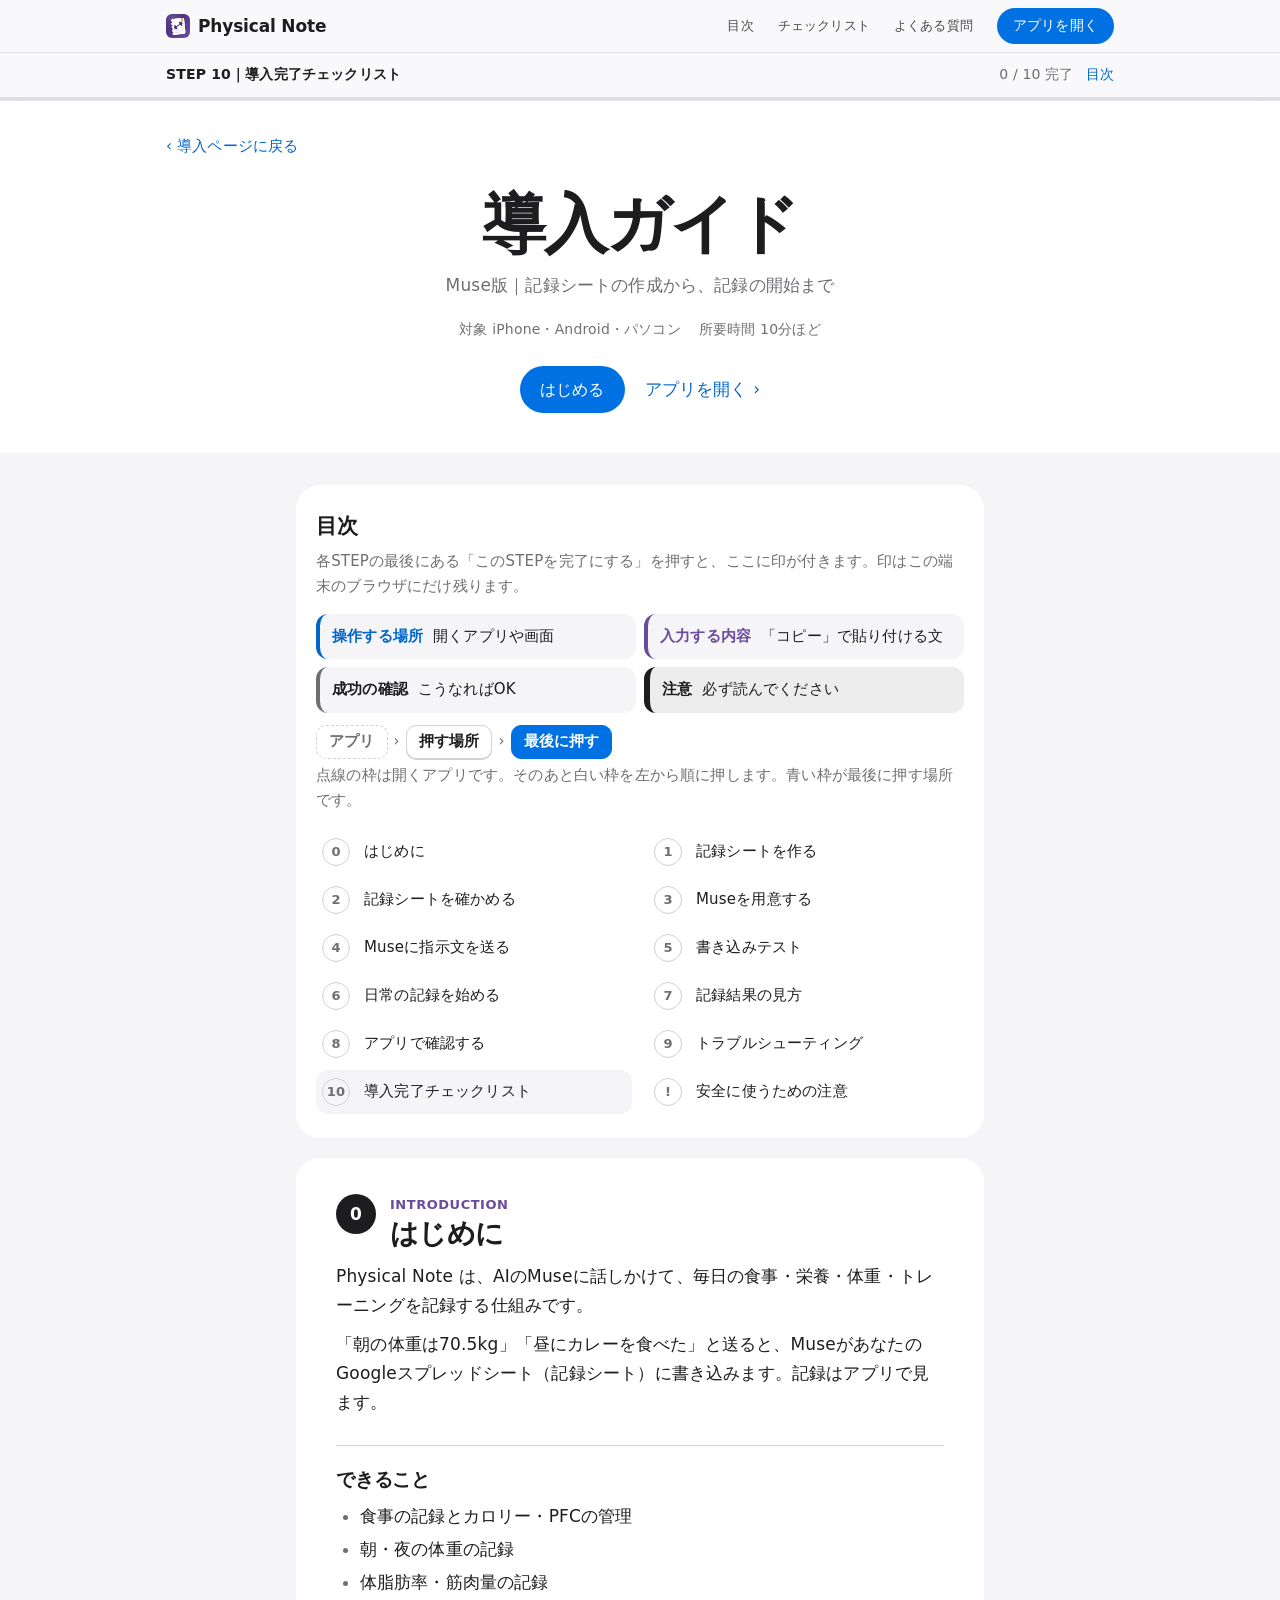
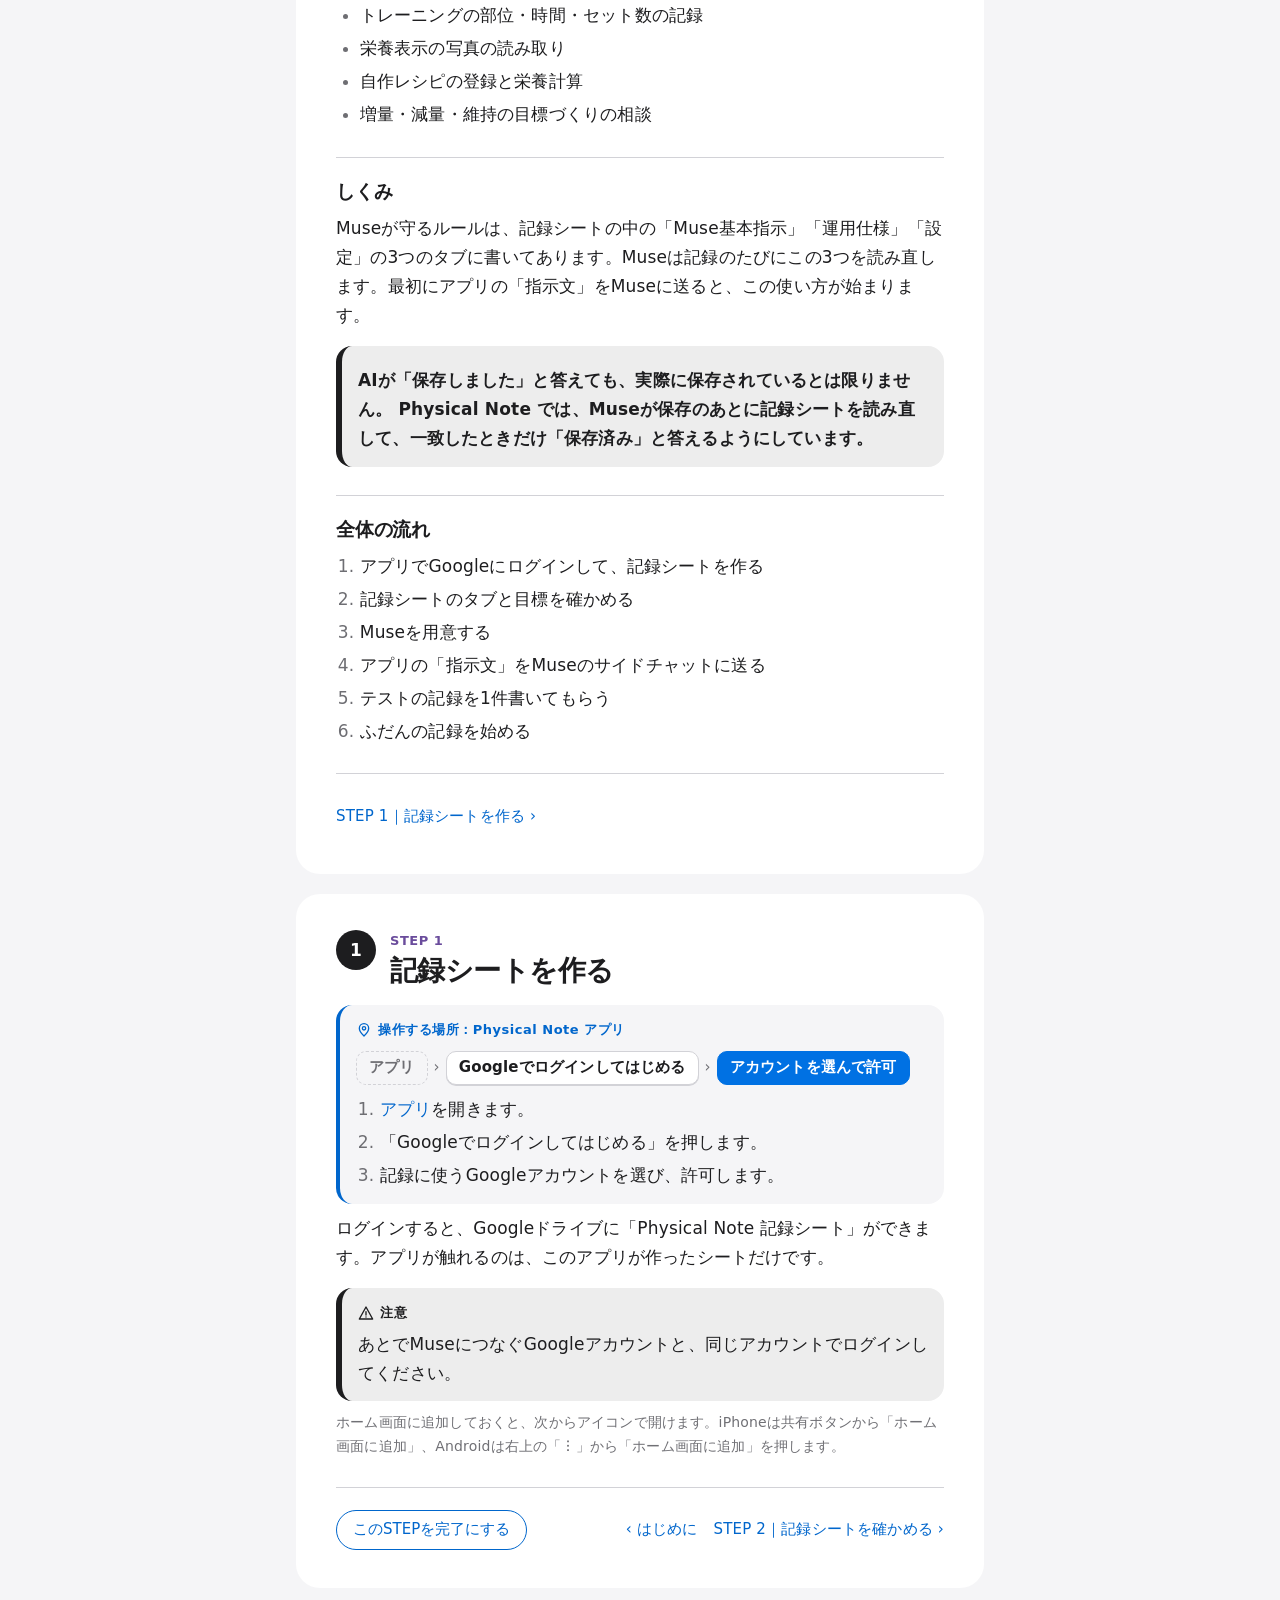
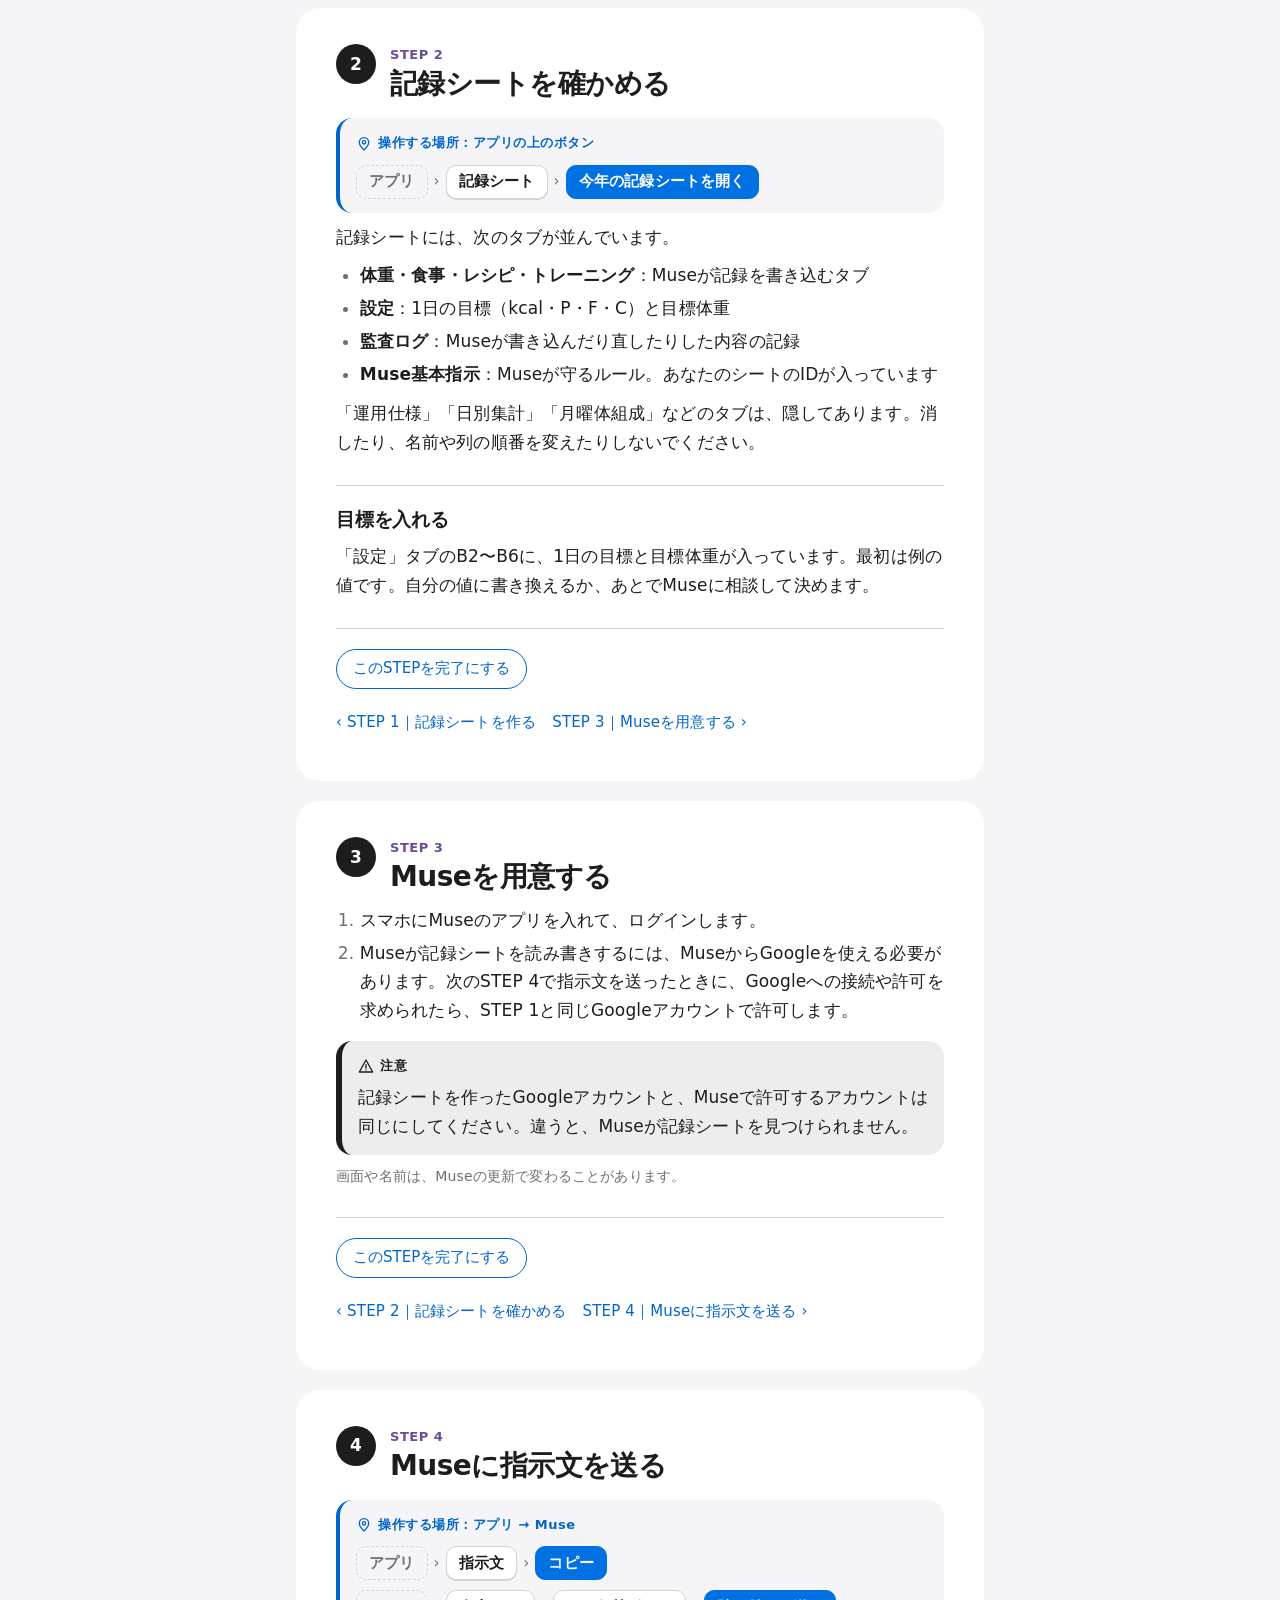
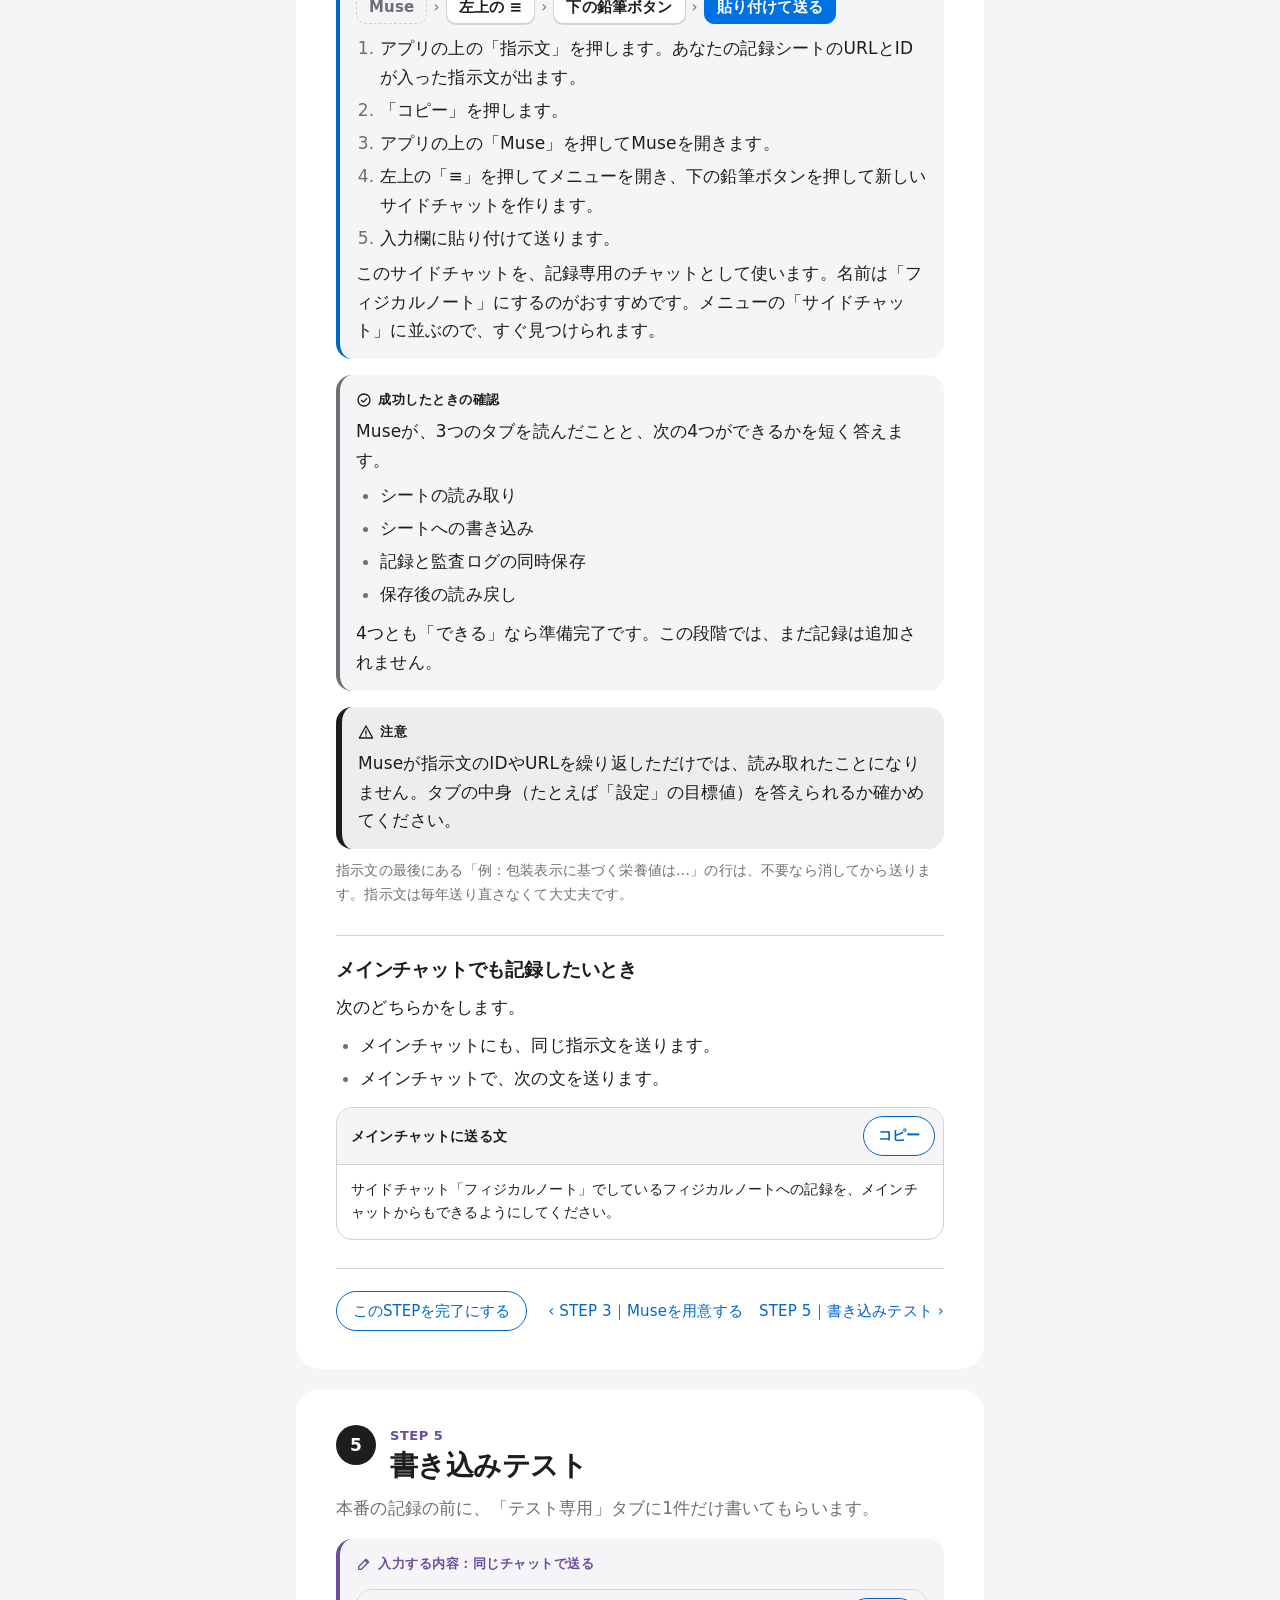
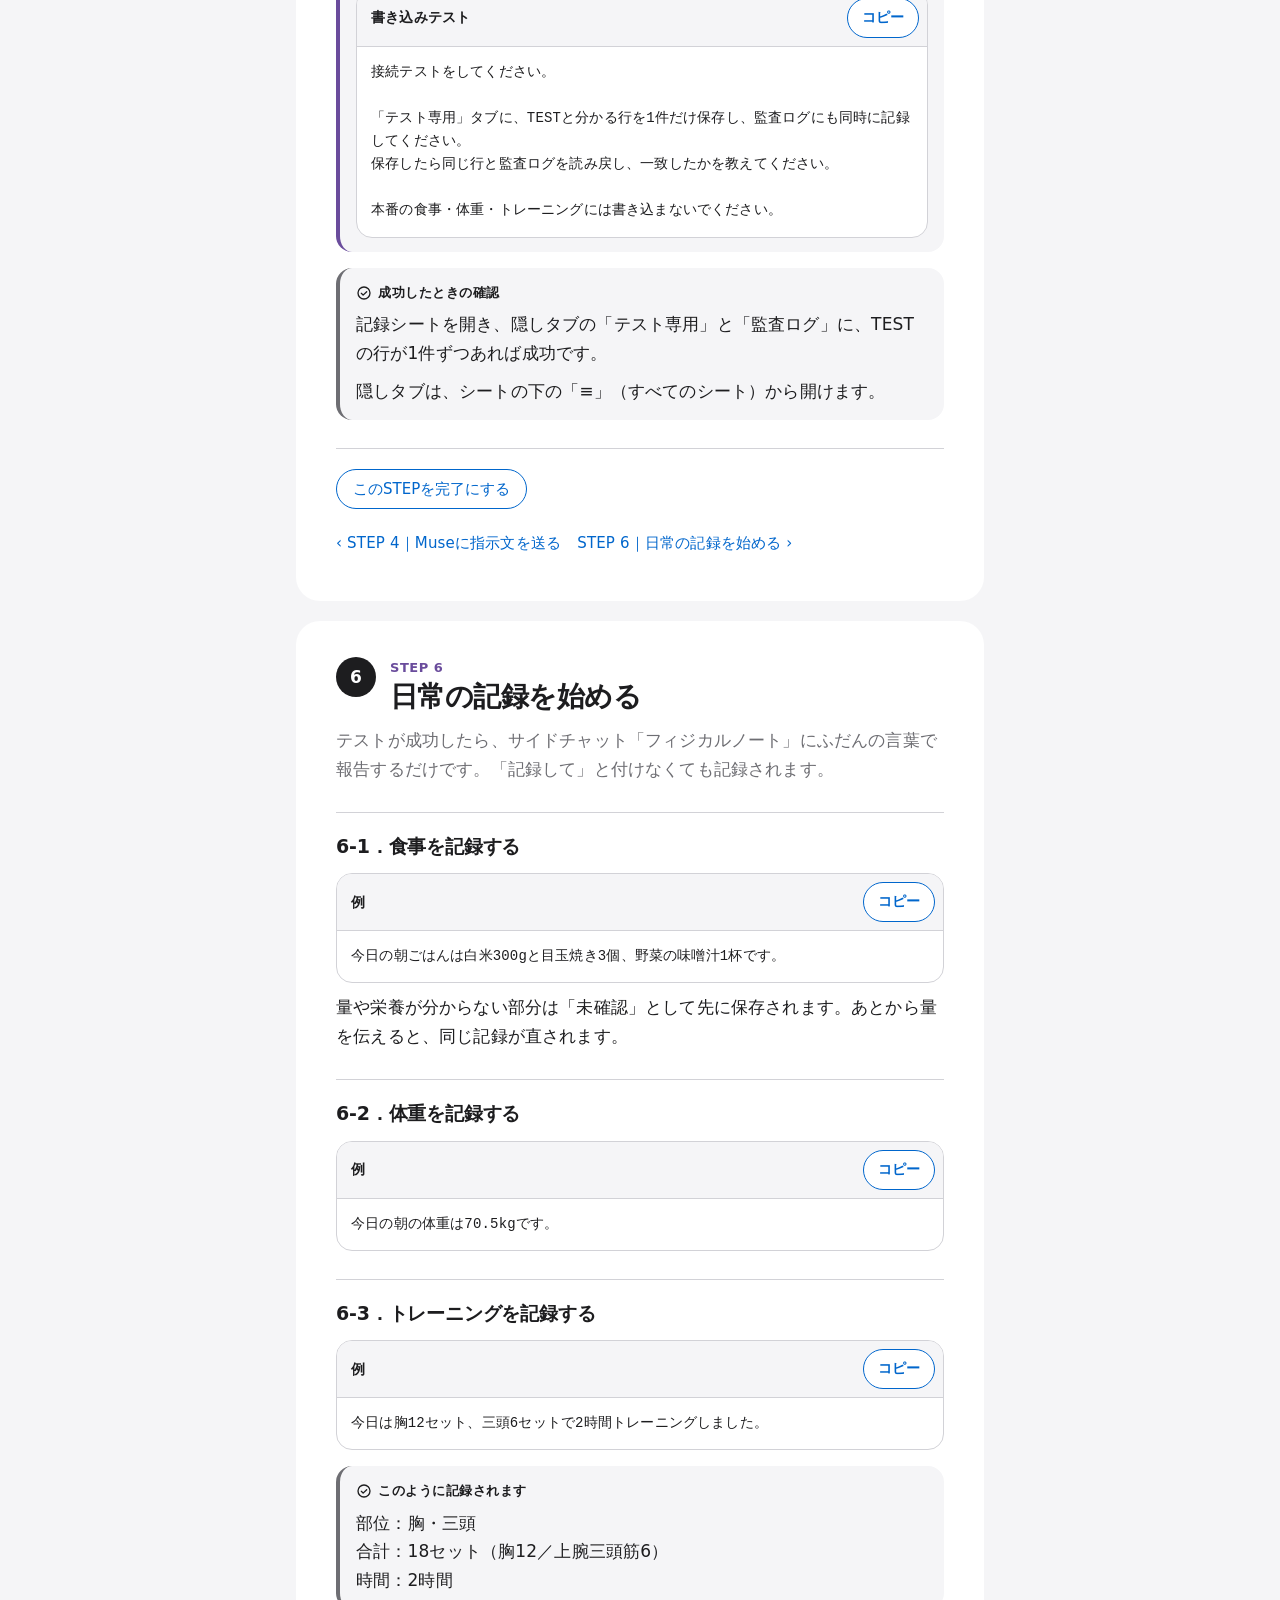
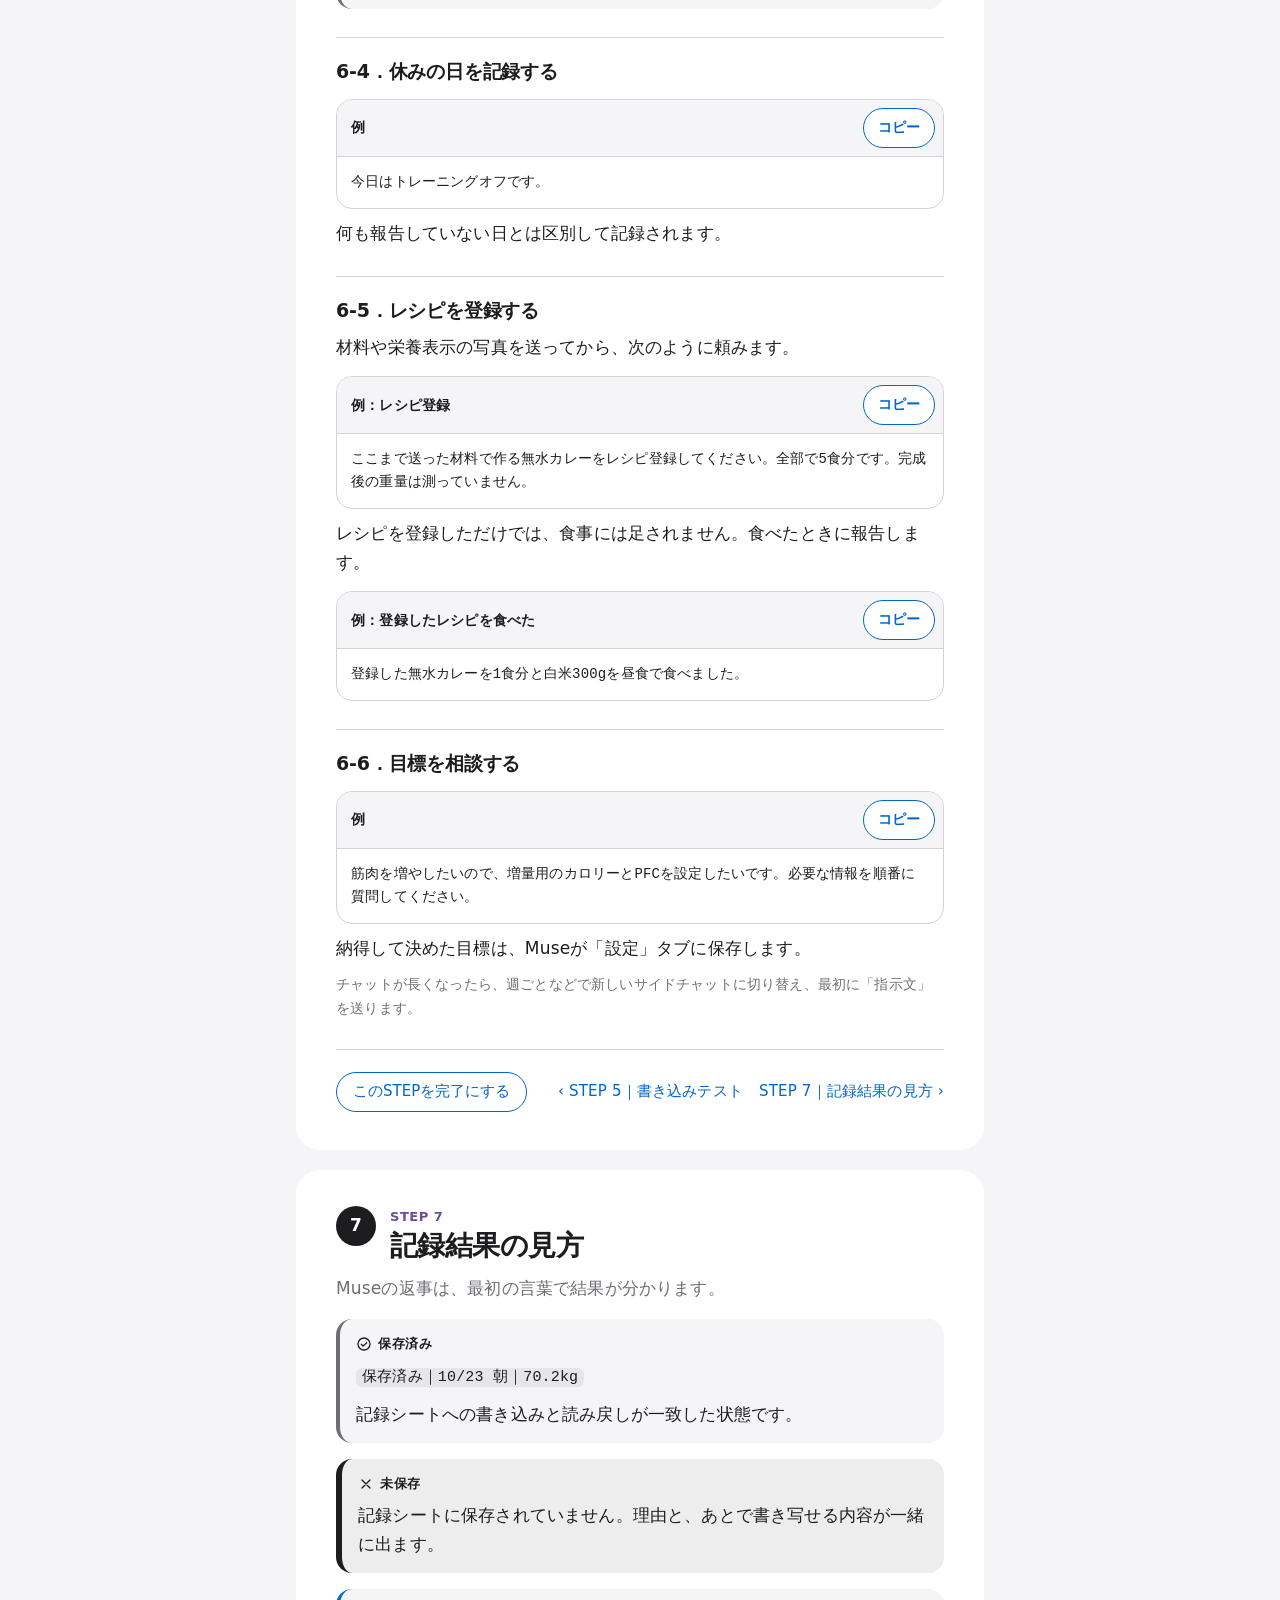
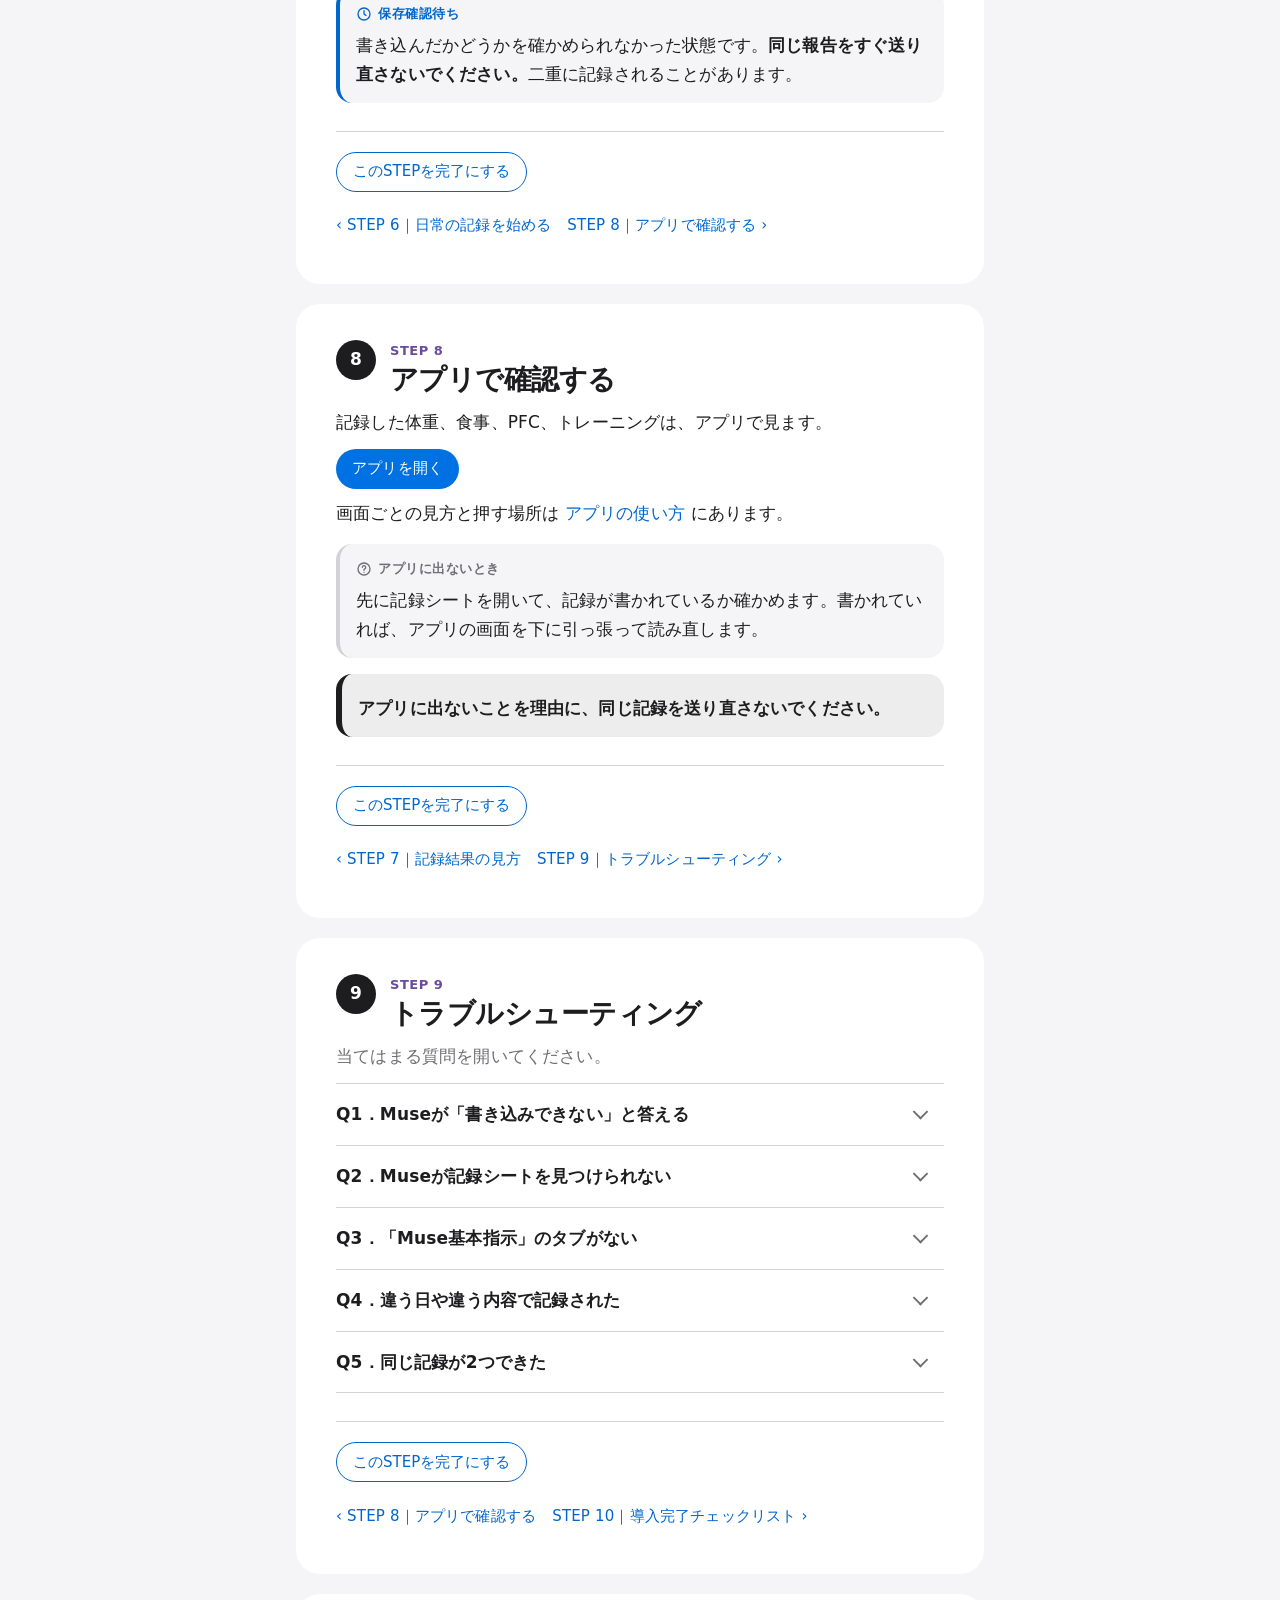
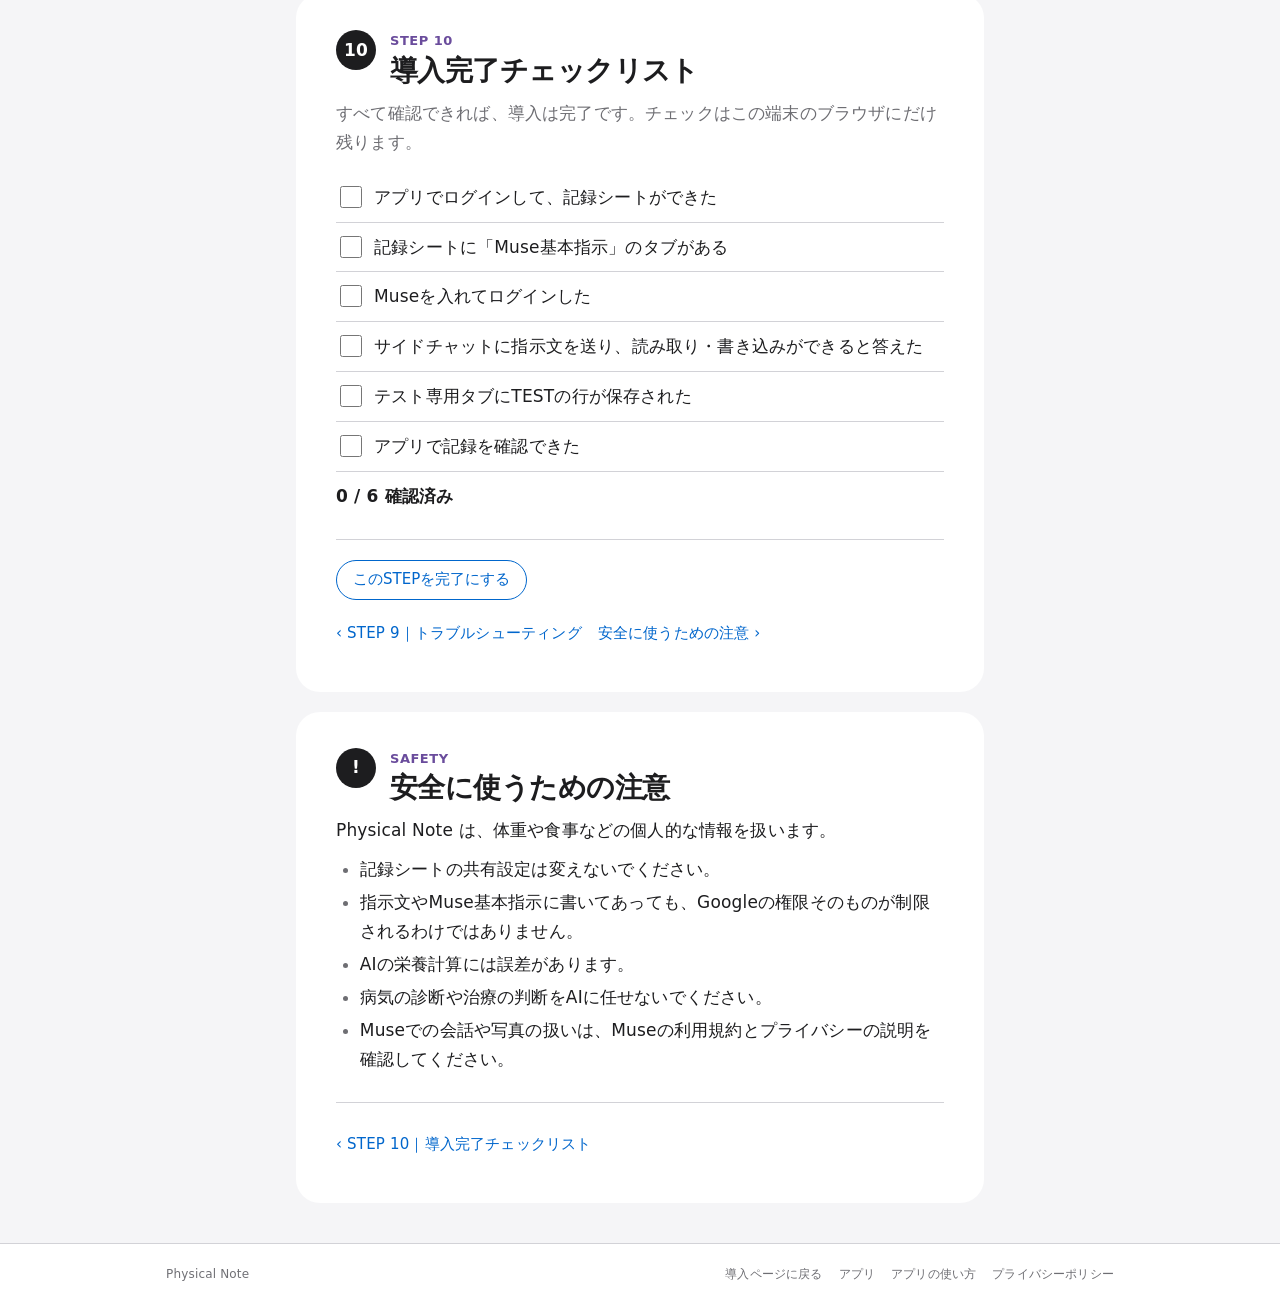
<file: start/guide.html>
<!DOCTYPE html>
<html lang="ja">
<head>
<meta charset="utf-8">
<title>導入ガイド｜Physical Note</title>
<meta name="viewport" content="width=device-width, initial-scale=1, viewport-fit=cover">
<meta name="description" content="記録シートの作成から、Museとの接続、書き込みテスト、毎日の記録までを順番に進める導入ガイドです。">
<meta name="theme-color" content="#f5f5f7" media="(prefers-color-scheme: light)">
<meta name="theme-color" content="#000000" media="(prefers-color-scheme: dark)">
<meta name="referrer" content="no-referrer">
<link rel="icon" type="image/png" href="../icon-180.png">
<link rel="apple-touch-icon" href="../icon-180.png">
<style>
:root{
  --ink:#1d1d1f; --sub:#6e6e73; --faint:#707075; --line:#d2d2d7;
  --bg:#fff; --alt:#f5f5f7; --tile:#fff; --field:#fff;
  --blue:#0071e3; --blue-h:#0077ed; --link:#0066cc;
  --p2:#6a4c9c; --ok:#1d8a3a; --ng:#c9341d;
  --nav:rgba(251,251,253,.8);
  --ease-out:cubic-bezier(.16,1,.3,1);
}
@media (prefers-color-scheme: dark){
  :root:not([data-theme="light"]){
    --ink:#f5f5f7; --sub:#a1a1a6; --faint:#86868b; --line:#424245;
    --bg:#000; --alt:#161617; --tile:#1d1d1f; --field:#1d1d1f;
    --link:#2997ff; --p2:#b9a3e3; --ok:#30d158; --ng:#ff6961;
    --nav:rgba(22,22,23,.8);
  }
}
:root[data-theme="dark"]{
  --ink:#f5f5f7; --sub:#a1a1a6; --faint:#86868b; --line:#424245;
  --bg:#000; --alt:#161617; --tile:#1d1d1f; --field:#1d1d1f;
  --link:#2997ff; --p2:#b9a3e3; --ok:#30d158; --ng:#ff6961;
  --nav:rgba(22,22,23,.8);
}
*{box-sizing:border-box;margin:0;padding:0}
html{-webkit-text-size-adjust:100%;scroll-behavior:smooth;scroll-padding-top:104px}
body{background:var(--alt);color:var(--ink);font:17px/1.7 -apple-system,BlinkMacSystemFont,"SF Pro Text","SF Pro JP","Hiragino Sans","Hiragino Kaku Gothic ProN","Noto Sans JP","Yu Gothic UI",Meiryo,system-ui,sans-serif;letter-spacing:.01em;-webkit-font-smoothing:antialiased;overflow-wrap:anywhere}
a{color:var(--link);text-decoration:none}
a:hover{text-decoration:underline}
img{display:block;max-width:100%;height:auto}
:where(a,button,summary,input,[tabindex]):focus-visible{outline:3px solid color-mix(in srgb,var(--blue) 70%,transparent);outline-offset:3px;border-radius:8px}
.btn:focus-visible{border-radius:980px}
section[tabindex="-1"]:focus{outline:none}
.w{max-width:980px;margin:0 auto;padding:0 16px}
.wn{max-width:720px;margin:0 auto;padding:0 16px}
.nb{display:inline-block}
.sr{position:absolute;width:1px;height:1px;overflow:hidden;clip:rect(0 0 0 0);white-space:nowrap}

/* ナビ（start/index.html と同じ） */
.nav{position:sticky;top:0;z-index:20;background:var(--nav);-webkit-backdrop-filter:saturate(180%) blur(20px);backdrop-filter:saturate(180%) blur(20px);border-bottom:1px solid color-mix(in srgb,var(--line) 60%,transparent)}
.nav .w{display:flex;align-items:center;gap:24px;height:52px}
.brand{display:flex;align-items:center;gap:8px;font-weight:600;font-size:17px;color:var(--ink);letter-spacing:-.01em}
.brand img{width:24px;height:24px;border-radius:6px}
.brand:hover{text-decoration:none}
.nav nav{margin-left:auto;display:flex;gap:24px;font-size:13px}
.nav nav a{color:var(--ink);opacity:.8}
.nav nav a:hover{opacity:1;text-decoration:none}
.nav .cta{font-size:14px;padding:0 16px;min-height:36px}
@media (max-width:640px){.nav nav{display:none}.nav .cta{margin-left:auto}}
@media (prefers-reduced-transparency: reduce){.nav,.prog{background:var(--bg);-webkit-backdrop-filter:none;backdrop-filter:none}}

/* 進み具合（ナビのすぐ下に固定） */
.prog{position:sticky;top:52px;z-index:19;background:var(--nav);-webkit-backdrop-filter:saturate(180%) blur(20px);backdrop-filter:saturate(180%) blur(20px);border-bottom:1px solid color-mix(in srgb,var(--line) 60%,transparent)}
.prog .w{display:flex;align-items:center;gap:12px;height:44px;font-size:14px}
.prog .now{font-weight:600;white-space:nowrap;overflow:hidden;text-overflow:ellipsis;min-width:0;flex:1}
.prog .cnt{color:var(--sub);white-space:nowrap;font-variant-numeric:tabular-nums}
.prog a{white-space:nowrap;font-size:14px}
.bar{height:3px;background:color-mix(in srgb,var(--line) 70%,transparent)}
.bar i{display:block;height:100%;width:0;background:var(--blue);transition:width .4s var(--ease-out)}

/* ボタン */
.btn{display:inline-flex;align-items:center;justify-content:center;gap:6px;background:var(--blue);color:#fff;border:0;border-radius:980px;padding:10px 20px;min-height:44px;font:inherit;font-size:16px;font-weight:500;cursor:pointer;transition:transform .1s ease-out,background-color .15s;-webkit-tap-highlight-color:transparent;text-decoration:none}
.btn:hover{background:var(--blue-h);text-decoration:none}
.btn:active{transform:scale(.97)}
.btn.ghost{background:transparent;color:var(--link);border:1px solid var(--link)}
.btn.ghost:hover{background:color-mix(in srgb,var(--link) 8%,transparent)}
.btn.sm{min-height:40px;padding:6px 16px;font-size:15px}
.btn.done{background:var(--blue);color:#fff;border-color:var(--blue)}

/* 見出し */
.back{text-align:left;margin:-24px 0 20px;font-size:15px}
.back a{display:inline-flex;align-items:center;min-height:44px}
.hero{background:var(--bg);text-align:center;padding:48px 0 40px}
.hero h1{font-size:clamp(36px,7vw,64px);line-height:1.1;letter-spacing:-.03em;font-weight:600}
.hero .tag{font-size:clamp(19px,2.6vw,24px);line-height:1.4;font-weight:500;margin-top:10px}
.hero .lead{color:var(--sub);margin:12px auto 0;max-width:34em}
.meta{display:flex;flex-wrap:wrap;gap:6px 18px;justify-content:center;margin-top:18px;font-size:14px;color:var(--faint);list-style:none}
.hero .ctas{display:flex;gap:20px;justify-content:center;align-items:center;flex-wrap:wrap;margin-top:24px}

/* 目次 */
.toc{background:var(--tile);border-radius:24px;padding:24px 20px;margin-top:32px}
.toc h2{font-size:21px;letter-spacing:-.01em}
.toc p{color:var(--sub);font-size:15px;margin-top:4px}
.toc ol{list-style:none;margin-top:16px;display:grid;grid-template-columns:1fr 1fr;gap:4px 16px}
@media (max-width:640px){.toc ol{grid-template-columns:1fr}}
.toc li a{display:grid;grid-template-columns:32px 1fr;gap:10px;align-items:center;min-height:44px;color:var(--ink);padding:4px 6px;border-radius:12px}
.toc li a:hover{background:var(--alt);text-decoration:none}
.toc li a[aria-current="true"]{background:var(--alt)}
.toc .n{width:28px;height:28px;border-radius:50%;border:1.5px solid var(--line);display:grid;place-items:center;font-size:13px;font-weight:600;color:var(--sub);font-variant-numeric:tabular-nums}
.toc li.ok .n{background:var(--blue);border-color:var(--blue);color:#fff;font-size:0}
.toc li.ok .n::before{content:"";width:10px;height:5px;border-left:2px solid #fff;border-bottom:2px solid #fff;transform:translateY(-1px) rotate(-45deg)}
.toc .sm{font-size:15px;line-height:1.4}

/* 各STEP */
main{padding-bottom:40px}
.part{background:var(--tile);border-radius:24px;padding:28px 20px;margin-top:20px}
@media (min-width:641px){.part{padding:36px 40px}}
.part>header{display:flex;gap:14px;align-items:flex-start}
.part .num{flex:none;width:40px;height:40px;border-radius:50%;background:var(--ink);color:var(--bg);display:grid;place-items:center;font-weight:600;font-size:17px;font-variant-numeric:tabular-nums}
.part .kicker{display:block;font-size:13px;font-weight:600;color:var(--p2);letter-spacing:.04em}
.part h2{font-size:clamp(22px,3.4vw,28px);line-height:1.3;letter-spacing:-.02em;font-weight:600}
.part h3{font-size:19px;line-height:1.4;letter-spacing:-.01em;margin-top:28px;padding-top:20px;border-top:1px solid var(--line)}
.part>header+h3,.part>header+.blk+h3{border-top:0;padding-top:0}
.part p{margin-top:10px}
.part .lead{color:var(--sub)}
.part ol,.part ul{margin:10px 0 0 1.4em}
.part li{margin-top:4px}
.part li::marker{color:var(--sub)}
b,strong{font-weight:600}
code{font:15px/1.4 ui-monospace,SFMono-Regular,Menlo,monospace;background:color-mix(in srgb,var(--ink) 7%,transparent);border-radius:6px;padding:1px 6px}
.note{font-size:14px;color:var(--faint);margin-top:10px}
table{width:100%;border-collapse:collapse;margin-top:12px;font-size:15px}
th,td{text-align:left;padding:10px 8px;border-bottom:1px solid var(--line);vertical-align:top}
th{font-weight:600;color:var(--sub);font-size:13px}
td:first-child{white-space:nowrap}

/* 種類ごとの枠：どこで操作するか／何を入れるか／どうなれば成功か／注意 */
.blk{margin-top:16px;border-radius:16px;padding:14px 16px;background:var(--alt);border-left:4px solid var(--bc,var(--c,var(--line)))}
.blk>.lbl{display:flex;align-items:center;gap:6px;font-size:13px;font-weight:700;letter-spacing:.04em;color:var(--c,var(--sub))}
.blk>.lbl svg{width:16px;height:16px;flex:none;fill:none;stroke:currentColor;stroke-width:2;stroke-linecap:round;stroke-linejoin:round}
.blk>p:first-of-type,.blk>ol:first-of-type,.blk>ul:first-of-type{margin-top:6px}
.blk.where{--c:var(--link)}
.blk.input{--c:var(--p2)}
.blk.check{--c:var(--ink);--bc:var(--sub)}
.blk.warn,.blk.key{--c:var(--ink);--bc:var(--ink);background:color-mix(in srgb,var(--ink) 8%,var(--tile));border-left-width:6px}
.blk.key{font-weight:600}
.blk.trouble{--c:var(--sub);--bc:var(--line)}

/* 押す順番（ボタンのような形で並べる） */
.path{display:flex;flex-wrap:wrap;align-items:center;gap:6px 4px;margin-top:10px;list-style:none;padding:0;counter-reset:none}
.path li{display:contents}
.path .k{display:inline-flex;align-items:center;min-height:34px;padding:4px 12px;border-radius:10px;background:var(--tile);border:1px solid var(--line);box-shadow:0 1px 0 var(--line);font-size:15px;font-weight:600;color:var(--ink);line-height:1.3}
.path .k.app{background:transparent;border-style:dashed;box-shadow:none;color:var(--sub)}
.path .k.go{background:var(--blue);border-color:var(--blue);color:#fff;box-shadow:none}
.path .k.on::after{content:"";width:30px;height:18px;margin-left:8px;border-radius:9px;background:radial-gradient(circle at 21px 9px,#fff 6px,transparent 6.5px) var(--blue);flex:none}
.part ol.path{margin:10px 0 0}
.path .ar{color:var(--faint);font-size:15px;padding:0 2px}
.path .ar::before{content:"›"}

/* 見方 */
.legend{display:grid;grid-template-columns:1fr 1fr;gap:8px;margin-top:14px;list-style:none}
@media (max-width:480px){.legend{grid-template-columns:1fr}}
.legend li{margin:0;display:flex;align-items:center;gap:10px;font-size:15px;padding:10px 12px;border-radius:12px;background:var(--alt);border-left:4px solid var(--c)}
.legend li b{color:var(--c);white-space:nowrap}

/* コピー欄 */
.cp{margin-top:14px;border:1px solid var(--line);border-radius:16px;overflow:hidden;background:var(--bg)}
.cp-h{display:flex;align-items:center;justify-content:space-between;gap:10px;padding:8px 8px 8px 14px;background:var(--alt);border-bottom:1px solid var(--line)}
.cp-h span{font-size:14px;font-weight:600;line-height:1.35}
.cp pre{margin:0;padding:14px;white-space:pre-wrap;overflow-wrap:anywhere;font:14px/1.65 ui-monospace,SFMono-Regular,Menlo,monospace;color:var(--ink)}
.cp.short pre{font-size:15px}
.cp details>summary{cursor:pointer;list-style:none;padding:12px 14px;color:var(--link);font-size:15px;border-top:1px solid var(--line);min-height:44px}
.cp details>summary::-webkit-details-marker{display:none}
.cp details>summary::after{content:" ›"}
.cp details[open]>summary::after{content:" ‹"}
.cp .pv{max-height:9.5em;overflow:hidden;-webkit-mask-image:linear-gradient(#000 60%,transparent);mask-image:linear-gradient(#000 60%,transparent)}
.cp details[open]+.pv,.cp .pv[hidden]{display:none}
.copy{flex:none;display:inline-flex;align-items:center;gap:4px;min-height:40px;padding:6px 14px;border-radius:980px;border:1px solid var(--link);background:var(--bg);color:var(--link);font:inherit;font-size:14px;font-weight:600;cursor:pointer}
.copy:hover{background:color-mix(in srgb,var(--link) 8%,var(--bg))}
.copy.ok{background:var(--link);border-color:var(--link);color:#fff}
.copy svg{width:15px;height:15px;fill:none;stroke:currentColor;stroke-width:2;stroke-linecap:round;stroke-linejoin:round}

/* 開閉 */
details.more{margin-top:14px;border:1px solid var(--line);border-radius:16px}
details.more>summary{cursor:pointer;list-style:none;padding:12px 44px 12px 16px;font-weight:600;font-size:16px;position:relative;min-height:44px}
details.more>summary::-webkit-details-marker{display:none}
details.more>summary::after,.faq summary::after{content:"";position:absolute;right:18px;top:50%;width:9px;height:9px;border-right:2px solid var(--sub);border-bottom:2px solid var(--sub);transform:translateY(-70%) rotate(45deg);transition:transform .25s var(--ease-out)}
details.more[open]>summary::after,.faq details[open] summary::after{transform:translateY(-30%) rotate(-135deg)}
details.more>div{padding:0 16px 16px}

/* 端末ごとのタブ */
.tabs{margin-top:16px}
.tablist{display:inline-flex;gap:4px;padding:4px;background:var(--alt);border-radius:980px}
.tablist button{min-height:40px;padding:6px 20px;border:0;border-radius:980px;background:transparent;color:var(--ink);font:inherit;font-size:15px;font-weight:600;cursor:pointer}
.tablist button[aria-selected="true"]{background:var(--tile);box-shadow:0 1px 3px rgba(0,0,0,.12)}
.tabpanel{margin-top:4px}

/* スクリーンショット（画像を用意したら SHOTS に書く） */
.shot{margin-top:16px}
.shot img{border-radius:16px;border:1px solid var(--line);max-height:560px;width:auto;margin:0 auto}
.shot figcaption{font-size:14px;color:var(--faint);text-align:center;margin-top:8px}

/* STEPの終わり：完了と前後 */
.pfoot{margin-top:28px;padding-top:20px;border-top:1px solid var(--line);display:flex;flex-wrap:wrap;gap:12px;align-items:center;justify-content:space-between}
.pager{display:flex;gap:16px;flex-wrap:wrap;font-size:15px}
.pager a{display:inline-flex;align-items:center;min-height:44px}

/* チェックリスト */
.chk{list-style:none;margin:16px 0 0!important}
.chk li{margin:0}
.chk label{display:flex;gap:12px;align-items:flex-start;padding:10px 4px;min-height:44px;border-bottom:1px solid var(--line);cursor:pointer}
.chk input{flex:none;width:22px;height:22px;margin-top:3px;accent-color:var(--blue)}
.chk input:checked+span{color:var(--sub)}
.chk-sum{margin-top:12px;font-weight:600}

/* よくある質問 */
.faq{margin-top:12px;border-top:1px solid var(--line)}
.faq details{border-bottom:1px solid var(--line)}
.faq summary{list-style:none;cursor:pointer;padding:16px 40px 16px 0;font-size:17px;font-weight:600;position:relative;min-height:44px}
.faq summary::-webkit-details-marker{display:none}
.faq details>div{padding:0 0 18px}
.faq details>div p:first-child{margin-top:0}

/* 別の原本を使うとき */
.sheetform{display:flex;gap:10px;flex-wrap:wrap;margin-top:10px}
.sheetform input{flex:1 1 260px;font:16px/1.4 ui-monospace,SFMono-Regular,Menlo,monospace;padding:11px 14px;border-radius:12px;border:1px solid var(--line);background:var(--field);color:var(--ink)}
.sheetform input:focus{outline:0;border-color:var(--blue);box-shadow:0 0 0 4px color-mix(in srgb,var(--blue) 22%,transparent)}
.msg{font-size:14px;margin-top:8px;min-height:1.4em}
.msg.ng{color:var(--ng)} .msg.ok{color:var(--ok)}
.banner{background:var(--alt);border-bottom:2px solid var(--ink);font-size:14px}
.banner .w{display:flex;gap:12px;align-items:center;flex-wrap:wrap;padding-top:8px;padding-bottom:8px}
.banner button{font:inherit;color:var(--link);background:none;border:0;cursor:pointer;min-height:36px;font-weight:600}

footer{background:var(--bg);color:var(--faint);font-size:12px;padding:20px 0 calc(24px + env(safe-area-inset-bottom));border-top:1px solid var(--line)}
footer .w{display:flex;gap:16px;flex-wrap:wrap;justify-content:space-between}
footer a{color:var(--sub)}
footer span a+a{margin-left:16px}
.toast{position:fixed;left:50%;bottom:calc(24px + env(safe-area-inset-bottom));transform:translate(-50%,20px);opacity:0;background:var(--ink);color:var(--bg);font-size:15px;padding:10px 18px;border-radius:980px;transition:opacity .2s,transform .3s var(--ease-out);pointer-events:none;z-index:30}
.toast.on{opacity:1;transform:translate(-50%,0)}
@media (prefers-reduced-motion: reduce){html{scroll-behavior:auto}*{transition:none!important}}
@media print{.nav,.prog,.copy,.pfoot,.toast,.banner{display:none!important}.cp .pv{display:none}.cp details>div{display:block}}
</style>
</head>
<body>

<header class="nav">
  <div class="w">
    <a class="brand" href="./"><img src="../icon-180.png" alt="">Physical Note</a>
    <nav aria-label="ページ内">
      <a href="#toc">目次</a>
      <a href="#s10">チェックリスト</a>
      <a href="#s9">よくある質問</a>
    </nav>
    <a class="btn cta" href="../app/?openExternalBrowser=1">アプリを開く</a>
  </div>
</header>
<div class="prog" aria-label="進み具合">
  <div class="w">
    <span class="now" id="progNow">はじめに</span>
    <span class="cnt" id="progCnt">0 / 10 完了</span>
    <a href="#toc">目次</a>
  </div>
  <div class="bar" aria-hidden="true"><i id="progBar"></i></div>
</div>
<main id="top">
  <div class="hero">
    <div class="w">
      <p class="back"><a href="./">‹ 導入ページに戻る</a></p>
      <h1>導入ガイド</h1>
      <p class="lead"><span class="nb">Muse版｜</span><span class="nb">記録シートの作成から、記録の開始まで</span></p>
      <ul class="meta">
        <li>対象 iPhone・Android・パソコン</li>
        <li>所要時間 10分ほど</li>
      </ul>
      <div class="ctas">
        <a class="btn" href="#intro">はじめる</a>
        <a href="../app/?openExternalBrowser=1">アプリを開く ›</a>
      </div>
      <noscript><p class="note" style="color:var(--ink)">このページのコピーボタンにはJavaScriptが必要です。ブラウザの設定でJavaScriptをオンにしてください。</p></noscript>
    </div>
  </div>

  <div class="wn">
    <nav class="toc" id="toc" aria-labelledby="tocH">
      <h2 id="tocH">目次</h2>
      <p>各STEPの最後にある「このSTEPを完了にする」を押すと、ここに印が付きます。印はこの端末のブラウザにだけ残ります。</p>
      <ul class="legend" aria-label="このページの見方">
        <li style="--c:var(--link)"><b>操作する場所</b><span>開くアプリや画面</span></li>
        <li style="--c:var(--p2)"><b>入力する内容</b><span>「コピー」で貼り付ける文</span></li>
        <li style="--c:var(--sub)"><b style="color:var(--ink)">成功の確認</b><span>こうなればOK</span></li>
        <li style="--c:var(--ink);border-left-width:6px;background:color-mix(in srgb,var(--ink) 8%,var(--tile))"><b>注意</b><span>必ず読んでください</span></li>
      </ul>
      <p class="path" aria-hidden="true" style="margin-top:12px"><span class="k app">アプリ</span><span class="ar"></span><span class="k">押す場所</span><span class="ar"></span><span class="k go">最後に押す</span></p>
      <p class="note" style="margin-top:4px">点線の枠は開くアプリです。そのあと白い枠を左から順に押します。青い枠が最後に押す場所です。</p>
      <ol id="tocList">
        <li><a href="#intro"><span class="n" aria-hidden="true">0</span><span class="sm">はじめに</span></a></li>
        <li data-s="1"><a href="#s1"><span class="n">1</span><span class="sm">記録シートを作る</span></a></li>
        <li data-s="2"><a href="#s2"><span class="n">2</span><span class="sm">記録シートを確かめる</span></a></li>
        <li data-s="3"><a href="#s3"><span class="n">3</span><span class="sm">Museを用意する</span></a></li>
        <li data-s="4"><a href="#s4"><span class="n">4</span><span class="sm">Museに指示文を送る</span></a></li>
        <li data-s="5"><a href="#s5"><span class="n">5</span><span class="sm">書き込みテスト</span></a></li>
        <li data-s="6"><a href="#s6"><span class="n">6</span><span class="sm">日常の記録を始める</span></a></li>
        <li data-s="7"><a href="#s7"><span class="n">7</span><span class="sm">記録結果の見方</span></a></li>
        <li data-s="8"><a href="#s8"><span class="n">8</span><span class="sm">アプリで確認する</span></a></li>
        <li data-s="9"><a href="#s9"><span class="n">9</span><span class="sm">トラブルシューティング</span></a></li>
        <li data-s="10"><a href="#s10"><span class="n">10</span><span class="sm">導入完了チェックリスト</span></a></li>
        <li><a href="#safety"><span class="n" aria-hidden="true">!</span><span class="sm">安全に使うための注意</span></a></li>
      </ol>
    </nav>

    <!-- ===== はじめに ===== -->
    <section class="part" id="intro" data-title="はじめに">
      <header><div class="num" aria-hidden="true">0</div><div><span class="kicker">INTRODUCTION</span><h2>はじめに</h2></div></header>
      <p>Physical Note は、AIのMuseに話しかけて、毎日の食事・栄養・体重・トレーニングを記録する仕組みです。</p>
      <p>「朝の体重は70.5kg」「昼にカレーを食べた」と送ると、MuseがあなたのGoogleスプレッドシート（記録シート）に書き込みます。記録はアプリで見ます。</p>
      <h3>できること</h3>
      <ul>
        <li>食事の記録とカロリー・PFCの管理</li>
        <li>朝・夜の体重の記録</li>
        <li>体脂肪率・筋肉量の記録</li>
        <li>トレーニングの部位・時間・セット数の記録</li>
        <li>栄養表示の写真の読み取り</li>
        <li>自作レシピの登録と栄養計算</li>
        <li>増量・減量・維持の目標づくりの相談</li>
      </ul>
      <h3>しくみ</h3>
      <p>Museが守るルールは、記録シートの中の「Muse基本指示」「運用仕様」「設定」の3つのタブに書いてあります。Museは記録のたびにこの3つを読み直します。最初にアプリの「指示文」をMuseに送ると、この使い方が始まります。</p>
      <div class="blk key"><p><b>AIが「保存しました」と答えても、実際に保存されているとは限りません。</b> Physical Note では、Museが保存のあとに記録シートを読み直して、一致したときだけ「保存済み」と答えるようにしています。</p></div>
      <h3>全体の流れ</h3>
      <ol>
        <li>アプリでGoogleにログインして、記録シートを作る</li>
        <li>記録シートのタブと目標を確かめる</li>
        <li>Museを用意する</li>
        <li>アプリの「指示文」をMuseのサイドチャットに送る</li>
        <li>テストの記録を1件書いてもらう</li>
        <li>ふだんの記録を始める</li>
      </ol>
      <div class="pfoot" data-nav></div>
    </section>

    <!-- ===== STEP 1 ===== -->
    <section class="part" id="s1" data-step="1" data-title="記録シートを作る">
      <header><div class="num" aria-hidden="true">1</div><div><span class="kicker">STEP 1</span><h2>記録シートを作る</h2></div></header>
      <div class="blk where">
        <span class="lbl"><svg viewBox="0 0 24 24" aria-hidden="true"><path d="M12 21s-7-6.2-7-11.5A7 7 0 0 1 19 9.5C19 14.8 12 21 12 21z"/><circle cx="12" cy="9.5" r="2.5"/></svg>操作する場所：Physical Note アプリ</span>
        <ol class="path" aria-label="押す順番"><li><span class="k app">アプリ</span></li><li><span class="ar" aria-hidden="true"></span></li><li><span class="k">Googleでログインしてはじめる</span></li><li><span class="ar" aria-hidden="true"></span></li><li><span class="k go">アカウントを選んで許可</span></li></ol>
        <ol>
          <li><a href="../app/?openExternalBrowser=1">アプリ</a>を開きます。</li>
          <li>「Googleでログインしてはじめる」を押します。</li>
          <li>記録に使うGoogleアカウントを選び、許可します。</li>
        </ol>
      </div>
      <p>ログインすると、Googleドライブに「Physical Note 記録シート」ができます。アプリが触れるのは、このアプリが作ったシートだけです。</p>
      <div class="blk warn">
        <span class="lbl"><svg viewBox="0 0 24 24" aria-hidden="true"><path d="M12 3l10 18H2z"/><path d="M12 10v5M12 18h.01"/></svg>注意</span>
        <p>あとでMuseにつなぐGoogleアカウントと、同じアカウントでログインしてください。</p>
      </div>
      <p class="note">ホーム画面に追加しておくと、次からアイコンで開けます。iPhoneは共有ボタンから「ホーム画面に追加」、Androidは右上の「︙」から「ホーム画面に追加」を押します。</p>
      <div class="pfoot" data-nav></div>
    </section>

    <!-- ===== STEP 2 ===== -->
    <section class="part" id="s2" data-step="2" data-title="記録シートを確かめる">
      <header><div class="num" aria-hidden="true">2</div><div><span class="kicker">STEP 2</span><h2>記録シートを確かめる</h2></div></header>
      <div class="blk where">
        <span class="lbl"><svg viewBox="0 0 24 24" aria-hidden="true"><path d="M12 21s-7-6.2-7-11.5A7 7 0 0 1 19 9.5C19 14.8 12 21 12 21z"/><circle cx="12" cy="9.5" r="2.5"/></svg>操作する場所：アプリの上のボタン</span>
        <ol class="path" aria-label="押す順番"><li><span class="k app">アプリ</span></li><li><span class="ar" aria-hidden="true"></span></li><li><span class="k">記録シート</span></li><li><span class="ar" aria-hidden="true"></span></li><li><span class="k go">今年の記録シートを開く</span></li></ol>
      </div>
      <p>記録シートには、次のタブが並んでいます。</p>
      <ul>
        <li><b>体重・食事・レシピ・トレーニング</b>：Museが記録を書き込むタブ</li>
        <li><b>設定</b>：1日の目標（kcal・P・F・C）と目標体重</li>
        <li><b>監査ログ</b>：Museが書き込んだり直したりした内容の記録</li>
        <li><b>Muse基本指示</b>：Museが守るルール。あなたのシートのIDが入っています</li>
      </ul>
      <p>「運用仕様」「日別集計」「月曜体組成」などのタブは、隠してあります。消したり、名前や列の順番を変えたりしないでください。</p>
      <h3>目標を入れる</h3>
      <p>「設定」タブのB2〜B6に、1日の目標と目標体重が入っています。最初は例の値です。自分の値に書き換えるか、あとでMuseに相談して決めます。</p>
      <div class="pfoot" data-nav></div>
    </section>

    <!-- ===== STEP 3 ===== -->
    <section class="part" id="s3" data-step="3" data-title="Museを用意する">
      <header><div class="num" aria-hidden="true">3</div><div><span class="kicker">STEP 3</span><h2>Museを用意する</h2></div></header>
      <ol>
        <li>スマホにMuseのアプリを入れて、ログインします。</li>
        <li>Museが記録シートを読み書きするには、MuseからGoogleを使える必要があります。次のSTEP 4で指示文を送ったときに、Googleへの接続や許可を求められたら、STEP 1と同じGoogleアカウントで許可します。</li>
      </ol>
      <figure class="shot" data-shot="s3-connect" hidden></figure>
      <div class="blk warn">
        <span class="lbl"><svg viewBox="0 0 24 24" aria-hidden="true"><path d="M12 3l10 18H2z"/><path d="M12 10v5M12 18h.01"/></svg>注意</span>
        <p>記録シートを作ったGoogleアカウントと、Museで許可するアカウントは同じにしてください。違うと、Museが記録シートを見つけられません。</p>
      </div>
      <p class="note">画面や名前は、Museの更新で変わることがあります。</p>
      <div class="pfoot" data-nav></div>
    </section>

    <!-- ===== STEP 4 ===== -->
    <section class="part" id="s4" data-step="4" data-title="Museに指示文を送る">
      <header><div class="num" aria-hidden="true">4</div><div><span class="kicker">STEP 4</span><h2>Museに指示文を送る</h2></div></header>
      <div class="blk where">
        <span class="lbl"><svg viewBox="0 0 24 24" aria-hidden="true"><path d="M12 21s-7-6.2-7-11.5A7 7 0 0 1 19 9.5C19 14.8 12 21 12 21z"/><circle cx="12" cy="9.5" r="2.5"/></svg>操作する場所：アプリ → Muse</span>
        <ol class="path" aria-label="アプリで押す順番"><li><span class="k app">アプリ</span></li><li><span class="ar" aria-hidden="true"></span></li><li><span class="k">指示文</span></li><li><span class="ar" aria-hidden="true"></span></li><li><span class="k go">コピー</span></li></ol>
        <ol class="path" aria-label="Museで押す順番"><li><span class="k app">Muse</span></li><li><span class="ar" aria-hidden="true"></span></li><li><span class="k">左上の ≡</span></li><li><span class="ar" aria-hidden="true"></span></li><li><span class="k">下の鉛筆ボタン</span></li><li><span class="ar" aria-hidden="true"></span></li><li><span class="k go">貼り付けて送る</span></li></ol>
        <ol>
          <li>アプリの上の「指示文」を押します。あなたの記録シートのURLとIDが入った指示文が出ます。</li>
          <li>「コピー」を押します。</li>
          <li>アプリの上の「Muse」を押してMuseを開きます。</li>
          <li>左上の「≡」を押してメニューを開き、下の鉛筆ボタンを押して新しいサイドチャットを作ります。</li>
          <li>入力欄に貼り付けて送ります。</li>
        </ol>
        <p>このサイドチャットを、記録専用のチャットとして使います。名前は「フィジカルノート」にするのがおすすめです。メニューの「サイドチャット」に並ぶので、すぐ見つけられます。</p>
</ol>
      </div>
      <div class="blk check">
        <span class="lbl"><svg viewBox="0 0 24 24" aria-hidden="true"><circle cx="12" cy="12" r="9"/><path d="M8 12.5l2.7 2.7L16 10"/></svg>成功したときの確認</span>
        <p>Museが、3つのタブを読んだことと、次の4つができるかを短く答えます。</p>
        <ul><li>シートの読み取り</li><li>シートへの書き込み</li><li>記録と監査ログの同時保存</li><li>保存後の読み戻し</li></ul>
        <p>4つとも「できる」なら準備完了です。この段階では、まだ記録は追加されません。</p>
      </div>
      <div class="blk warn">
        <span class="lbl"><svg viewBox="0 0 24 24" aria-hidden="true"><path d="M12 3l10 18H2z"/><path d="M12 10v5M12 18h.01"/></svg>注意</span>
        <p>Museが指示文のIDやURLを繰り返しただけでは、読み取れたことになりません。タブの中身（たとえば「設定」の目標値）を答えられるか確かめてください。</p>
      </div>
      <p class="note">指示文の最後にある「例：包装表示に基づく栄養値は…」の行は、不要なら消してから送ります。指示文は毎年送り直さなくて大丈夫です。</p>
      <h3>メインチャットでも記録したいとき</h3>
      <p>次のどちらかをします。</p>
      <ul>
        <li>メインチャットにも、同じ指示文を送ります。</li>
        <li>メインチャットで、次の文を送ります。</li>
      </ul>
      <div class="cp"><div class="cp-h"><span>メインチャットに送る文</span><button class="copy" type="button" data-copy="p-main">コピー</button></div><pre id="p-main">サイドチャット「フィジカルノート」でしているフィジカルノートへの記録を、メインチャットからもできるようにしてください。</pre></div>
      <div class="pfoot" data-nav></div>
    </section>

    <!-- ===== STEP 5 ===== -->
    <section class="part" id="s5" data-step="5" data-title="書き込みテスト">
      <header><div class="num" aria-hidden="true">5</div><div><span class="kicker">STEP 5</span><h2>書き込みテスト</h2></div></header>
      <p class="lead">本番の記録の前に、「テスト専用」タブに1件だけ書いてもらいます。</p>
      <div class="blk input">
        <span class="lbl"><svg viewBox="0 0 24 24" aria-hidden="true"><path d="M4 20h4L19 9l-4-4L4 16z"/><path d="M13.5 6.5l4 4"/></svg>入力する内容：同じチャットで送る</span>
        <div class="cp"><div class="cp-h"><span>書き込みテスト</span><button class="copy" type="button" data-copy="p-test">コピー</button></div>
<pre id="p-test">接続テストをしてください。

「テスト専用」タブに、TESTと分かる行を1件だけ保存し、監査ログにも同時に記録してください。
保存したら同じ行と監査ログを読み戻し、一致したかを教えてください。

本番の食事・体重・トレーニングには書き込まないでください。</pre></div>
      </div>
      <div class="blk check">
        <span class="lbl"><svg viewBox="0 0 24 24" aria-hidden="true"><circle cx="12" cy="12" r="9"/><path d="M8 12.5l2.7 2.7L16 10"/></svg>成功したときの確認</span>
        <p>記録シートを開き、隠しタブの「テスト専用」と「監査ログ」に、TESTの行が1件ずつあれば成功です。</p>
        <p>隠しタブは、シートの下の「≡」（すべてのシート）から開けます。</p>
      </div>
      <div class="pfoot" data-nav></div>
    </section>

    <!-- ===== STEP 6 ===== -->
    <section class="part" id="s6" data-step="6" data-title="日常の記録を始める">
      <header><div class="num" aria-hidden="true">6</div><div><span class="kicker">STEP 6</span><h2>日常の記録を始める</h2></div></header>
      <p class="lead">テストが成功したら、サイドチャット「フィジカルノート」にふだんの言葉で報告するだけです。「記録して」と付けなくても記録されます。</p>
      <h3>6-1．食事を記録する</h3>
      <div class="cp"><div class="cp-h"><span>例</span><button class="copy" type="button" data-copy="e-meal">コピー</button></div><pre id="e-meal">今日の朝ごはんは白米300gと目玉焼き3個、野菜の味噌汁1杯です。</pre></div>
      <p>量や栄養が分からない部分は「未確認」として先に保存されます。あとから量を伝えると、同じ記録が直されます。</p>
      <h3>6-2．体重を記録する</h3>
      <div class="cp"><div class="cp-h"><span>例</span><button class="copy" type="button" data-copy="e-weight">コピー</button></div><pre id="e-weight">今日の朝の体重は70.5kgです。</pre></div>
      <h3>6-3．トレーニングを記録する</h3>
      <div class="cp"><div class="cp-h"><span>例</span><button class="copy" type="button" data-copy="e-train">コピー</button></div><pre id="e-train">今日は胸12セット、三頭6セットで2時間トレーニングしました。</pre></div>
      <div class="blk check">
        <span class="lbl"><svg viewBox="0 0 24 24" aria-hidden="true"><circle cx="12" cy="12" r="9"/><path d="M8 12.5l2.7 2.7L16 10"/></svg>このように記録されます</span>
        <p>部位：胸・三頭<br>合計：18セット（胸12／上腕三頭筋6）<br>時間：2時間</p>
      </div>
      <h3>6-4．休みの日を記録する</h3>
      <div class="cp"><div class="cp-h"><span>例</span><button class="copy" type="button" data-copy="e-off">コピー</button></div><pre id="e-off">今日はトレーニングオフです。</pre></div>
      <p>何も報告していない日とは区別して記録されます。</p>
      <h3>6-5．レシピを登録する</h3>
      <p>材料や栄養表示の写真を送ってから、次のように頼みます。</p>
      <div class="cp"><div class="cp-h"><span>例：レシピ登録</span><button class="copy" type="button" data-copy="e-recipe">コピー</button></div><pre id="e-recipe">ここまで送った材料で作る無水カレーをレシピ登録してください。全部で5食分です。完成後の重量は測っていません。</pre></div>
      <p>レシピを登録しただけでは、食事には足されません。食べたときに報告します。</p>
      <div class="cp"><div class="cp-h"><span>例：登録したレシピを食べた</span><button class="copy" type="button" data-copy="e-ate">コピー</button></div><pre id="e-ate">登録した無水カレーを1食分と白米300gを昼食で食べました。</pre></div>
      <h3>6-6．目標を相談する</h3>
      <div class="cp"><div class="cp-h"><span>例</span><button class="copy" type="button" data-copy="e-goal">コピー</button></div><pre id="e-goal">筋肉を増やしたいので、増量用のカロリーとPFCを設定したいです。必要な情報を順番に質問してください。</pre></div>
      <p>納得して決めた目標は、Museが「設定」タブに保存します。</p>
      <p class="note">チャットが長くなったら、週ごとなどで新しいサイドチャットに切り替え、最初に「指示文」を送ります。</p>
      <div class="pfoot" data-nav></div>
    </section>

    <!-- ===== STEP 7 ===== -->
    <section class="part" id="s7" data-step="7" data-title="記録結果の見方">
      <header><div class="num" aria-hidden="true">7</div><div><span class="kicker">STEP 7</span><h2>記録結果の見方</h2></div></header>
      <p class="lead">Museの返事は、最初の言葉で結果が分かります。</p>
      <div class="blk check">
        <span class="lbl"><svg viewBox="0 0 24 24" aria-hidden="true"><circle cx="12" cy="12" r="9"/><path d="M8 12.5l2.7 2.7L16 10"/></svg>保存済み</span>
        <p><code>保存済み｜10/23 朝｜70.2kg</code></p>
        <p>記録シートへの書き込みと読み戻しが一致した状態です。</p>
      </div>
      <div class="blk warn">
        <span class="lbl"><svg viewBox="0 0 24 24" aria-hidden="true"><path d="M18 6L6 18M6 6l12 12"/></svg>未保存</span>
        <p>記録シートに保存されていません。理由と、あとで書き写せる内容が一緒に出ます。</p>
      </div>
      <div class="blk where">
        <span class="lbl"><svg viewBox="0 0 24 24" aria-hidden="true"><circle cx="12" cy="12" r="9"/><path d="M12 7v5l3 2"/></svg>保存確認待ち</span>
        <p>書き込んだかどうかを確かめられなかった状態です。<b>同じ報告をすぐ送り直さないでください。</b>二重に記録されることがあります。</p>
      </div>
      <div class="pfoot" data-nav></div>
    </section>

    <!-- ===== STEP 8 ===== -->
    <section class="part" id="s8" data-step="8" data-title="アプリで確認する">
      <header><div class="num" aria-hidden="true">8</div><div><span class="kicker">STEP 8</span><h2>アプリで確認する</h2></div></header>
      <p>記録した体重、食事、PFC、トレーニングは、アプリで見ます。</p>
      <p style="margin-top:12px"><a class="btn sm" href="../app/?openExternalBrowser=1" target="_blank" rel="noopener">アプリを開く</a></p>
      <p>画面ごとの見方と押す場所は <a href="features.html">アプリの使い方</a> にあります。</p>
      <div class="blk trouble">
        <span class="lbl"><svg viewBox="0 0 24 24" aria-hidden="true"><circle cx="12" cy="12" r="9"/><path d="M9.5 9.5a2.5 2.5 0 1 1 3.5 2.3c-.6.3-1 .9-1 1.6v.6M12 17h.01"/></svg>アプリに出ないとき</span>
        <p>先に記録シートを開いて、記録が書かれているか確かめます。書かれていれば、アプリの画面を下に引っ張って読み直します。</p>
      </div>
      <div class="blk key"><p>アプリに出ないことを理由に、同じ記録を送り直さないでください。</p></div>
      <div class="pfoot" data-nav></div>
    </section>

    <!-- ===== STEP 9 ===== -->
    <section class="part" id="s9" data-step="9" data-title="トラブルシューティング">
      <header><div class="num" aria-hidden="true">9</div><div><span class="kicker">STEP 9</span><h2>トラブルシューティング</h2></div></header>
      <p class="lead">当てはまる質問を開いてください。</p>
      <div class="faq">
        <details><summary>Q1．Museが「書き込みできない」と答える</summary><div>
          <p>記録シートを作ったGoogleアカウントと、Museで許可したアカウントが同じか確認してください（<a href="#s3">STEP 3</a>）。</p>
          <p>書き込みできないあいだは、Museは「未保存」と答え、書き写せる内容を出します。</p>
        </div></details>
        <details><summary>Q2．Museが記録シートを見つけられない</summary><div>
          <p>アプリの「指示文」をもう一度コピーして、新しいチャットで送ります。指示文には、あなたの記録シートのURLとIDが入っています。</p>
        </div></details>
        <details><summary>Q3．「Muse基本指示」のタブがない</summary><div>
          <p>前にアプリで作った記録シートには、アプリを開いたときに足りないタブが自動で足されます。アプリを一度開いてから、記録シートを開き直してください。</p>
        </div></details>
        <details><summary>Q4．違う日や違う内容で記録された</summary><div>
          <p>Museに「さっきの記録を○○に直して」と伝えます。同じ記録が直され、変更前と変更後が監査ログに残ります。取り消すときは「さっきの記録を取り消して」と伝えます。行は消さずに無効になります。</p>
        </div></details>
        <details><summary>Q5．同じ記録が2つできた</summary><div>
          <p>Museに「重複した記録のうち、あとの方を取り消して」と伝えます。</p>
        </div></details>
      </div>
      <div class="pfoot" data-nav></div>
    </section>

    <!-- ===== STEP 10 ===== -->
    <section class="part" id="s10" data-step="10" data-title="導入完了チェックリスト">
      <header><div class="num" aria-hidden="true">10</div><div><span class="kicker">STEP 10</span><h2>導入完了チェックリスト</h2></div></header>
      <p class="lead">すべて確認できれば、導入は完了です。チェックはこの端末のブラウザにだけ残ります。</p>
      <ul class="chk" id="chk">
        <li><label><input type="checkbox" value="sheet"><span>アプリでログインして、記録シートができた</span></label></li>
        <li><label><input type="checkbox" value="tabs"><span>記録シートに「Muse基本指示」のタブがある</span></label></li>
        <li><label><input type="checkbox" value="connect"><span>Museを入れてログインした</span></label></li>
        <li><label><input type="checkbox" value="prompt"><span>サイドチャットに指示文を送り、読み取り・書き込みができると答えた</span></label></li>
        <li><label><input type="checkbox" value="test"><span>テスト専用タブにTESTの行が保存された</span></label></li>
        <li><label><input type="checkbox" value="app"><span>アプリで記録を確認できた</span></label></li>
      </ul>
      <p class="chk-sum" id="chkSum" role="status" aria-live="polite"></p>
      <div class="pfoot" data-nav></div>
    </section>

    <!-- ===== 安全 ===== -->
    <section class="part" id="safety" data-title="安全に使うための注意">
      <header><div class="num" aria-hidden="true">!</div><div><span class="kicker">SAFETY</span><h2>安全に使うための注意</h2></div></header>
      <p>Physical Note は、体重や食事などの個人的な情報を扱います。</p>
      <ul>
        <li>記録シートの共有設定は変えないでください。</li>
        <li>指示文やMuse基本指示に書いてあっても、Googleの権限そのものが制限されるわけではありません。</li>
        <li>AIの栄養計算には誤差があります。</li>
        <li>病気の診断や治療の判断をAIに任せないでください。</li>
        <li>Museでの会話や写真の扱いは、Museの利用規約とプライバシーの説明を確認してください。</li>
      </ul>
      <div class="pfoot" data-nav></div>
    </section>
  </div>
</main>
<footer>
  <div class="w">
    <span>Physical Note</span>
    <span><a href="./">導入ページに戻る</a><a href="../app/?openExternalBrowser=1">アプリ</a><a href="features.html">アプリの使い方</a><a href="privacy.html">プライバシーポリシー</a></span>
  </div>
</footer>
<div class="toast" id="toast" role="status" aria-live="polite"></div>

<script>
// ===== ページ内の移動は履歴に積まない =====
// 目次や前後のリンクで #s1 などへ移るたびに履歴が増えると、「戻る」がページ内を行き来するだけになり、
// 前のページ（導入ページ）に戻れなくなる。ページ内の移動は今の履歴を書き換えるだけにする。
document.addEventListener('click',e=>{
  const a=e.target.closest('a[href^="#"]');
  if(!a||e.defaultPrevented||e.button!==0||e.metaKey||e.ctrlKey||e.shiftKey||e.altKey)return;
  const id=decodeURIComponent(a.getAttribute('href').slice(1));
  const t=id?document.getElementById(id):document.body;
  if(!t)return;
  e.preventDefault();
  history.replaceState(history.state,'',id?'#'+id:location.pathname+location.search);
  t.scrollIntoView({behavior:matchMedia('(prefers-reduced-motion: reduce)').matches?'auto':'smooth',block:'start'});
  if(t!==document.body){if(!t.hasAttribute('tabindex'))t.setAttribute('tabindex','-1');t.focus({preventScroll:true});}
});

// スクリーンショット：画像を start/img/guide/ に置いて、ここに書くと該当の場所に表示される。
// 実際の画面を撮ったものだけを使う。画像がなくても手順はすべて文章で分かる。
const SHOTS={
  // 's3-connect':{src:'img/guide/s3-connect.png',alt:'MuseでGoogleとの接続を許可する画面'}
};

const $=id=>document.getElementById(id);
const store={
  get(k){try{return localStorage.getItem(k);}catch(_){return null;}},
  set(k,v){try{v==null?localStorage.removeItem(k):localStorage.setItem(k,v);}catch(_){}}
};

// ===== コピー（文字列をクリップボードに入れるだけ） =====
let toastT;
function toast(t){const e=$('toast');e.textContent=t;e.classList.add('on');clearTimeout(toastT);toastT=setTimeout(()=>e.classList.remove('on'),1800);}
async function copyText(t){
  try{await navigator.clipboard.writeText(t);return true;}
  catch(_){
    const a=document.createElement('textarea');a.value=t;a.setAttribute('readonly','');a.style.position='fixed';a.style.opacity='0';document.body.appendChild(a);a.select();
    let ok=false;try{ok=document.execCommand('copy');}catch(_){}a.remove();return ok;
  }
}
document.querySelectorAll('[data-copy]').forEach(b=>{
  const label=b.textContent;
  b.setAttribute('aria-label',label+'：'+(b.closest('.cp-h')?.querySelector('span')?.textContent||''));
  b.addEventListener('click',async()=>{
    const ok=await copyText($(b.dataset.copy).textContent);
    if(!ok){toast('コピーできませんでした。文字を長押しして選んでください');return;}
    b.textContent='コピーしました';b.classList.add('ok');toast('コピーしました');
    setTimeout(()=>{b.textContent=label;b.classList.remove('ok');},1800);
  });
});

// ===== スクリーンショット（設定があるものだけ表示） =====
document.querySelectorAll('figure.shot').forEach(f=>{
  const s=SHOTS[f.dataset.shot];if(!s||!s.src)return;
  const img=new Image();img.src=s.src;img.alt=s.alt||'';img.loading='lazy';
  f.appendChild(img);
  if(s.caption){const c=document.createElement('figcaption');c.textContent=s.caption;f.appendChild(c);}
  f.hidden=false;
});

// ===== STEPの完了・前後の移動・進み具合 =====
const parts=[...document.querySelectorAll('section.part')];
const STEPS=parts.filter(p=>p.dataset.step).length;
let done=new Set();
try{done=new Set(JSON.parse(store.get('pn-guide-done')||'[]'));}catch(_){}
function label(p){return p.dataset.step?'STEP '+p.dataset.step+'｜'+p.dataset.title:p.dataset.title;}
function render(){
  const n=[...done].filter(s=>document.querySelector('section[data-step="'+s+'"]')).length;
  $('progCnt').textContent=n+' / '+STEPS+' 完了';
  $('progBar').style.width=(n/STEPS*100)+'%';
  document.querySelectorAll('#tocList li[data-s]').forEach(li=>{
    const ok=done.has(li.dataset.s);li.classList.toggle('ok',ok);
    const a=li.querySelector('a');a.setAttribute('aria-label','STEP '+li.dataset.s+' '+li.querySelector('.sm').textContent+(ok?'（完了）':''));
  });
  document.querySelectorAll('[data-done]').forEach(b=>{
    const ok=done.has(b.dataset.done);b.setAttribute('aria-pressed',ok);b.classList.toggle('done',ok);
    b.textContent=ok?'完了しました':'このSTEPを完了にする';
  });
}
parts.forEach((p,i)=>{
  const f=p.querySelector('[data-nav]');if(!f)return;
  if(p.dataset.step){
    const b=document.createElement('button');b.type='button';b.className='btn sm ghost';b.dataset.done=p.dataset.step;
    b.addEventListener('click',()=>{
      const s=p.dataset.step,was=done.has(s);
      was?done.delete(s):done.add(s);store.set('pn-guide-done',JSON.stringify([...done]));render();
      if(!was)toast('STEP '+s+' を完了にしました');
    });
    f.appendChild(b);
  }
  const pg=document.createElement('nav');pg.className='pager';pg.setAttribute('aria-label','前後のSTEP');
  const prev=parts[i-1],next=parts[i+1];
  if(prev){const a=document.createElement('a');a.href='#'+prev.id;a.textContent='‹ '+label(prev);pg.appendChild(a);}
  if(next){const a=document.createElement('a');a.href='#'+next.id;a.textContent=label(next)+' ›';pg.appendChild(a);}
  f.appendChild(pg);
});
render();

// いま読んでいるSTEPを上の帯に出す
if('IntersectionObserver' in window){
  const vis=new Map();
  const io=new IntersectionObserver(es=>{
    es.forEach(e=>vis.set(e.target,e.isIntersecting));
    const cur=parts.find(p=>vis.get(p));if(!cur)return;
    $('progNow').textContent=label(cur);
    document.querySelectorAll('#tocList a').forEach(a=>a.setAttribute('aria-current',a.getAttribute('href')==='#'+cur.id));
  },{rootMargin:'-110px 0px -55% 0px'});
  parts.forEach(p=>io.observe(p));
}

// ===== チェックリスト =====
(function(){
  const box=$('chk'),inputs=[...box.querySelectorAll('input')];
  let saved=[];try{saved=JSON.parse(store.get('pn-guide-check')||'[]');}catch(_){}
  inputs.forEach(i=>{i.checked=saved.includes(i.value);});
  function sum(){
    const n=inputs.filter(i=>i.checked).length;
    $('chkSum').textContent=n===inputs.length?'すべて確認できました。日常の記録を開始できます。':n+' / '+inputs.length+' 確認済み';
    
  }
  box.addEventListener('change',()=>{store.set('pn-guide-check',JSON.stringify(inputs.filter(i=>i.checked).map(i=>i.value)));sum();});
  sum();
})();
</script>
</body>
</html>
</file>
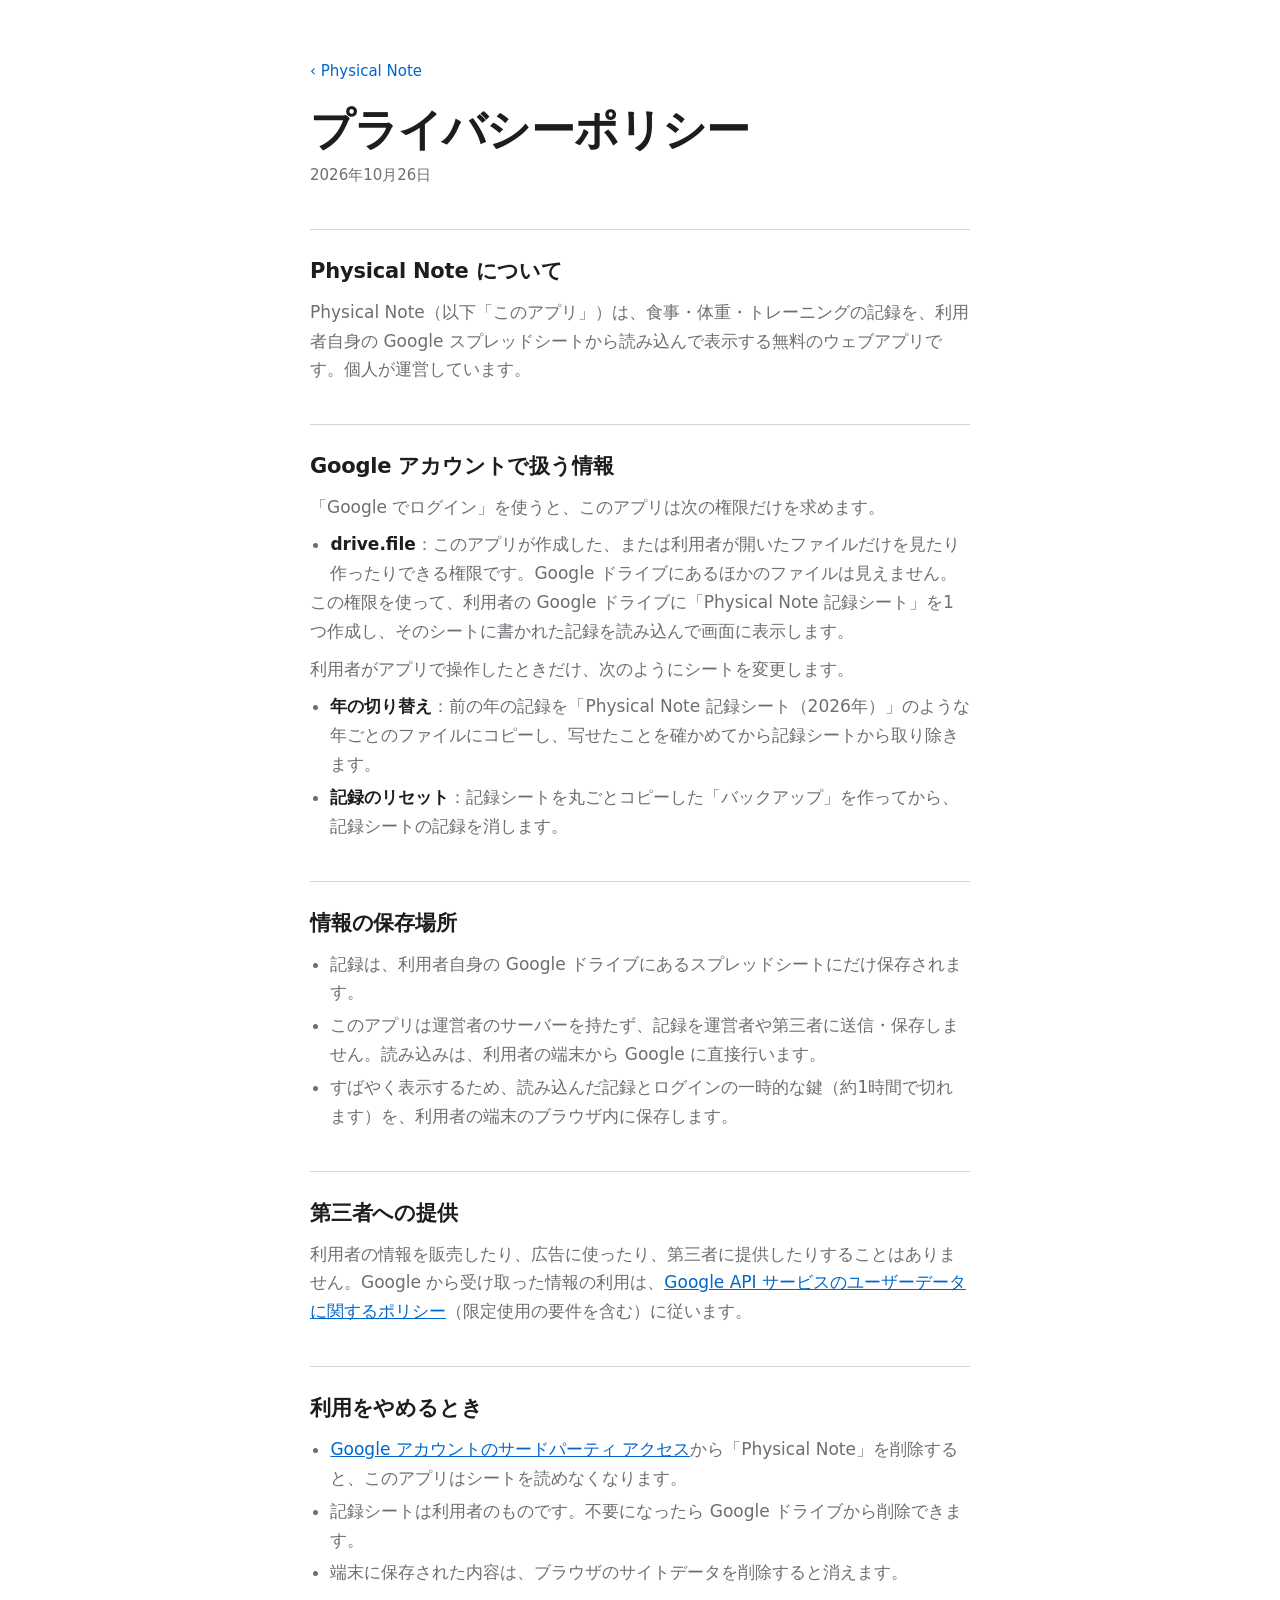
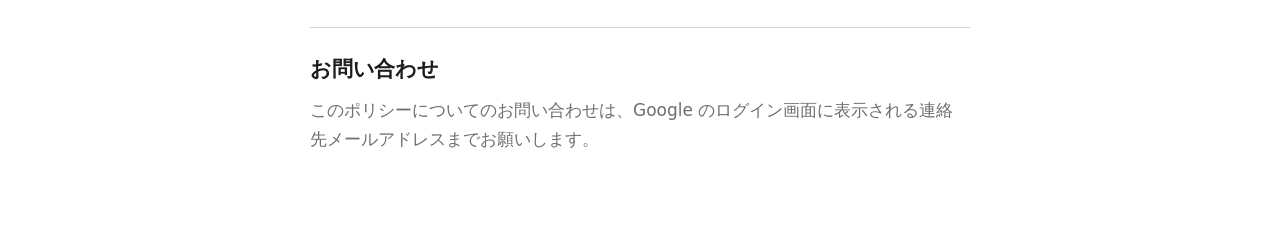
<file: start/privacy.html>
<!DOCTYPE html>
<html lang="ja">
<head>
<meta charset="utf-8">
<title>プライバシーポリシー｜Physical Note</title>
<meta name="viewport" content="width=device-width, initial-scale=1, viewport-fit=cover">
<meta name="referrer" content="no-referrer">
<link rel="icon" type="image/png" href="../icon-180.png">
<style>
:root{--ink:#1d1d1f;--sub:#6e6e73;--line:#d2d2d7;--bg:#fff;--link:#0066cc}
@media (prefers-color-scheme: dark){:root:not([data-theme="light"]){--ink:#f5f5f7;--sub:#a1a1a6;--line:#424245;--bg:#000;--link:#2997ff}}
:root[data-theme="dark"]{--ink:#f5f5f7;--sub:#a1a1a6;--line:#424245;--bg:#000;--link:#2997ff}
*{box-sizing:border-box;margin:0;padding:0}
body{background:var(--bg);color:var(--ink);font:17px/1.7 -apple-system,BlinkMacSystemFont,"Hiragino Sans","Hiragino Kaku Gothic ProN","Noto Sans JP","Yu Gothic UI",Meiryo,system-ui,sans-serif;-webkit-font-smoothing:antialiased}
main{max-width:692px;margin:0 auto;padding:56px 16px 80px}
a{color:var(--link)}
.back{font-size:15px;text-decoration:none}
h1{font-size:clamp(32px,6vw,44px);line-height:1.15;letter-spacing:-.02em;margin:20px 0 8px}
.date{color:var(--sub);font-size:15px}
h2{font-size:21px;letter-spacing:-.01em;margin:40px 0 8px;padding-top:24px;border-top:1px solid var(--line)}
p,li{color:var(--sub)}
p+p{margin-top:10px}
ul{margin:8px 0 0 1.2em}
li{margin-top:4px}
b{color:var(--ink);font-weight:600}
</style>
</head>
<body>
<main>
  <a class="back" href="./">‹ Physical Note</a>
  <h1>プライバシーポリシー</h1>
  <p class="date">2026年10月26日</p>

  <h2>Physical Note について</h2>
  <p>Physical Note（以下「このアプリ」）は、食事・体重・トレーニングの記録を、利用者自身の Google スプレッドシートから読み込んで表示する無料のウェブアプリです。個人が運営しています。</p>

  <h2>Google アカウントで扱う情報</h2>
  <p>「Google でログイン」を使うと、このアプリは次の権限だけを求めます。</p>
  <ul>
    <li><b>drive.file</b>：このアプリが作成した、または利用者が開いたファイルだけを見たり作ったりできる権限です。Google ドライブにあるほかのファイルは見えません。</li>
  </ul>
  <p>この権限を使って、利用者の Google ドライブに「Physical Note 記録シート」を1つ作成し、そのシートに書かれた記録を読み込んで画面に表示します。</p>
  <p>利用者がアプリで操作したときだけ、次のようにシートを変更します。</p>
  <ul>
    <li><b>年の切り替え</b>：前の年の記録を「Physical Note 記録シート（2026年）」のような年ごとのファイルにコピーし、写せたことを確かめてから記録シートから取り除きます。</li>
    <li><b>記録のリセット</b>：記録シートを丸ごとコピーした「バックアップ」を作ってから、記録シートの記録を消します。</li>
  </ul>

  <h2>情報の保存場所</h2>
  <ul>
    <li>記録は、利用者自身の Google ドライブにあるスプレッドシートにだけ保存されます。</li>
    <li>このアプリは運営者のサーバーを持たず、記録を運営者や第三者に送信・保存しません。読み込みは、利用者の端末から Google に直接行います。</li>
    <li>すばやく表示するため、読み込んだ記録とログインの一時的な鍵（約1時間で切れます）を、利用者の端末のブラウザ内に保存します。</li>
  </ul>

  <h2>第三者への提供</h2>
  <p>利用者の情報を販売したり、広告に使ったり、第三者に提供したりすることはありません。Google から受け取った情報の利用は、<a href="https://developers.google.com/terms/api-services-user-data-policy" target="_blank" rel="noopener">Google API サービスのユーザーデータに関するポリシー</a>（限定使用の要件を含む）に従います。</p>

  <h2>利用をやめるとき</h2>
  <ul>
    <li><a href="https://myaccount.google.com/permissions" target="_blank" rel="noopener">Google アカウントのサードパーティ アクセス</a>から「Physical Note」を削除すると、このアプリはシートを読めなくなります。</li>
    <li>記録シートは利用者のものです。不要になったら Google ドライブから削除できます。</li>
    <li>端末に保存された内容は、ブラウザのサイトデータを削除すると消えます。</li>
  </ul>

  <h2>お問い合わせ</h2>
  <p>このポリシーについてのお問い合わせは、Google のログイン画面に表示される連絡先メールアドレスまでお願いします。</p>
</main>
</body>
</html>
</file>
<file: training-entry/module/training-entry-Dc3kB_Lo.css>
.pn-te,.pn-te-launch{--lightningcss-light:initial;--lightningcss-dark: ;color-scheme:light dark;--purple:#6a4c9c;--blue:#0071e3;--on-blue:#fff;--surface:#fff;--section:#f5f5f7;--fill:#e8e8ed;--text:#1d1d1f;--text-2:#56565b;--hairline:#d2d2d7;--radius-card:1.125rem;--radius-control:.875rem;--control:2.75rem;font-family:-apple-system,BlinkMacSystemFont,system-ui,Hiragino Sans,Hiragino Kaku Gothic ProN,Segoe UI,Noto Sans JP,sans-serif;font-size:1.0625rem;line-height:1.5}@media (prefers-color-scheme:dark){.pn-te,.pn-te-launch{--lightningcss-light: ;--lightningcss-dark:initial}}.pn-te-launch{flex-wrap:wrap;align-items:center;gap:.5rem .75rem;margin-top:.75rem;display:flex}.pn-te-launch .pn-te-launch-button{min-height:var(--control);border-radius:var(--radius-control);background:var(--blue);color:var(--on-blue);opacity:1;padding:.5rem 1.25rem;font-size:1.0625rem;font-weight:600}.pn-te-launch .pn-te-launch-button:active{opacity:1;transform:scale(.98)}.pn-te-launch .pn-te-launch-note{color:var(--text-2);overflow-wrap:anywhere;margin:0;font-size:.9375rem}.pn-te{overscroll-behavior:contain;width:100%;max-width:none;height:100%;max-height:none;color:var(--text);background:var(--surface);text-align:left;letter-spacing:0;border:none;margin:0;padding:0;position:fixed;inset:0;overflow-y:auto}.pn-te:not([open]){display:none}.pn-te::backdrop{background:#000}@media (prefers-color-scheme:dark){.pn-te{--surface:#000;--section:#1c1c1e;--fill:#2c2c2e;--text:#f5f5f7;--text-2:#aeaeb2;--hairline:#38383a}}.pn-te *,.pn-te :before,.pn-te :after{box-sizing:border-box}.pn-te .page{max-width:35rem;padding:calc(1rem + env(safe-area-inset-top)) 1rem calc(3rem + env(safe-area-inset-bottom));margin:0 auto}.pn-te .brand{color:var(--text-2);margin:0 0 .5rem;font-size:.9375rem;font-weight:600}.pn-te .notice{background:var(--section);border:1px solid var(--hairline);border-radius:var(--radius-control);margin-bottom:1.5rem;padding:.5rem .875rem}.pn-te .notice p{margin:0;font-size:.9375rem}.pn-te .notice-title{font-weight:600}.pn-te .screen{flex-direction:column;gap:1.25rem;animation:.24s ease-out pn-te-rise;display:flex}@keyframes pn-te-rise{0%{opacity:0;transform:translateY(.5rem)}to{opacity:1;transform:none}}.pn-te h1{letter-spacing:-.01em;margin:0;font-size:2rem;font-weight:600;line-height:1.2}.pn-te p,.pn-te ol,.pn-te ul{margin:0}.pn-te .draft-date{margin-top:-.75rem}.pn-te .group{background:var(--section);border-radius:var(--radius-card);flex-direction:column;gap:.75rem;padding:1rem;display:flex}.pn-te .group-title{margin:0;font-size:1.0625rem;font-weight:600}.pn-te .row{grid-template-columns:repeat(auto-fit,minmax(9rem,1fr));gap:.75rem;display:grid}.pn-te .field{flex-direction:column;gap:.25rem;min-width:0;display:flex}.pn-te .label{font-weight:600}.pn-te .hint{color:var(--text-2);margin:0;font-size:.9375rem;font-weight:400}.pn-te .label .hint,.pn-te .group-title .hint{margin-left:.25rem}.pn-te input[type=text],.pn-te input[type=date],.pn-te input[type=time],.pn-te select,.pn-te textarea{font:inherit;color:var(--text);background:var(--surface);border:1px solid var(--hairline);border-radius:var(--radius-control);min-height:var(--control);width:100%;min-width:0;margin:0;padding:.5rem .75rem}.pn-te textarea.free-text{resize:vertical;min-height:12rem}.pn-te textarea.record-text{resize:vertical;white-space:pre-wrap;overflow-wrap:anywhere;min-height:16rem;font-size:.9375rem}.pn-te select:disabled{color:var(--text-2);background:var(--fill)}.pn-te .unit-input{align-items:center;gap:.5rem;display:flex}.pn-te .check{min-height:var(--control);cursor:pointer;align-items:center;gap:.75rem;display:flex}.pn-te .check input{width:1.5rem;height:1.5rem;accent-color:var(--blue);margin:0}.pn-te .check+.hint{margin-top:-1rem}.pn-te button{font:inherit;min-height:var(--control);border-radius:var(--radius-control);cursor:pointer;opacity:1;-webkit-user-select:auto;user-select:auto;border:none;justify-content:center;align-items:center;gap:.375rem;padding:.5rem 1rem;transition:transform .12s ease-out;display:inline-flex}.pn-te button:active:not(:disabled){opacity:1;transform:scale(.98)}.pn-te button:disabled{cursor:not-allowed;color:var(--text-2);background:var(--fill);opacity:1;transform:none}.pn-te .primary{background:var(--blue);color:var(--on-blue);font-weight:600}.pn-te .secondary{background:var(--fill);color:var(--text)}.pn-te .secondary .icon,.pn-te .list-button .icon,.pn-te .back .icon{color:var(--purple)}.pn-te .topbar{flex-wrap:wrap;align-items:center;gap:0 .75rem;display:flex}.pn-te .back{color:var(--text);background:0 0;padding-left:.25rem}.pn-te .actions{flex-wrap:wrap;gap:.5rem;display:flex}.pn-te .exercise-list{flex-direction:column;gap:.5rem;padding:0;list-style:none;display:flex}.pn-te .exercise-list li{background:var(--surface);border-radius:var(--radius-control);min-width:0}.pn-te .list-button{background:var(--surface);width:100%;color:var(--text);text-align:left;justify-content:space-between}.pn-te .list-button span{overflow-wrap:anywhere;min-width:0}.pn-te .summary{overflow-wrap:anywhere;padding:0 1rem .75rem}.pn-te .summary-mode{color:var(--text-2);font-size:.9375rem}.pn-te .summary-sets{padding-left:0;font-size:.9375rem;list-style:none}.pn-te fieldset{border:none;min-width:0;margin:0;padding:0}.pn-te .segmented{flex-wrap:wrap;gap:.5rem;display:flex}.pn-te .segmented legend{margin-bottom:.25rem;padding:0}.pn-te .segment{position:relative}.pn-te .segment input{opacity:0;margin:0;position:absolute;inset:0}.pn-te .segment span{min-height:var(--control);border-radius:var(--radius-control);background:var(--fill);cursor:pointer;border:1px solid #0000;align-items:center;padding:.5rem 1.25rem;display:inline-flex}.pn-te .segment input:checked+span{background:var(--surface);border-color:var(--text);font-weight:600}.pn-te .segment input:focus-visible+span{outline:3px solid var(--blue);outline-offset:2px}.pn-te .info{background:var(--section);border-radius:var(--radius-control);padding:.75rem 1rem}.pn-te .info p{margin:0}.pn-te .sets{flex-direction:column;gap:.75rem;padding:0;list-style:none;display:flex}.pn-te .set{background:var(--section);border-radius:var(--radius-card);padding:1rem}.pn-te .set-title{float:left;width:100%;margin-bottom:.5rem;padding:0;font-weight:600}.pn-te .set-title+*{clear:both}.pn-te .set .segmented legend{float:left;width:100%}.pn-te .bw{flex-direction:column;gap:.75rem;margin-bottom:.75rem;display:flex}.pn-te .previous{color:var(--text-2);margin:.5rem 0 0;font-size:.9375rem}.pn-te h1:focus{outline:none}.pn-te h1:focus-visible,.pn-te :focus-visible,.pn-te-launch :focus-visible{outline:3px solid var(--blue);outline-offset:2px}@media (prefers-reduced-motion:reduce){.pn-te *,.pn-te :before,.pn-te :after,.pn-te-launch *{transition:none!important;animation:none!important}.pn-te button:active:not(:disabled),.pn-te-launch .pn-te-launch-button:active{opacity:1;transform:none}}.pn-te .steps,.pn-te .issues{margin:.25rem 0;padding-left:1.5rem;font-size:.9375rem}.pn-te .verification{border:2px solid var(--text);border-radius:var(--radius-control);margin:0 0 .75rem;padding:.5rem .875rem;font-weight:600}
</file>
